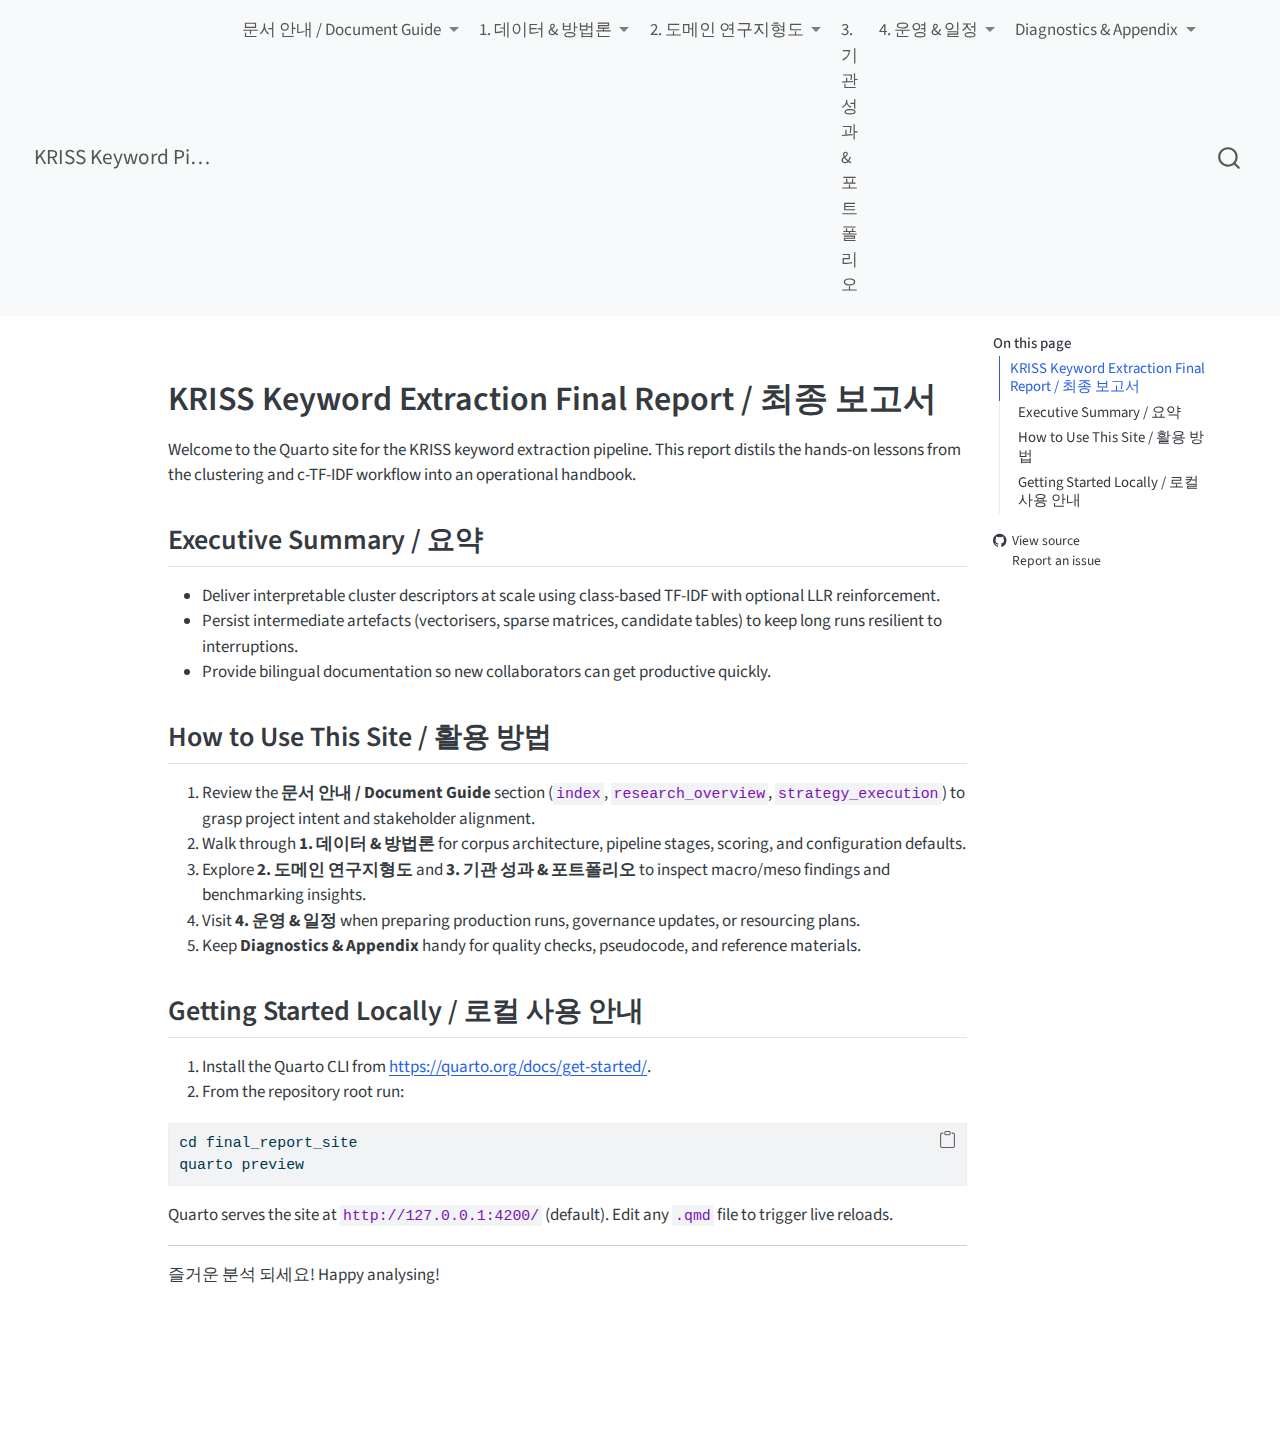
<file: index.html>
<!DOCTYPE html>
<html xmlns="http://www.w3.org/1999/xhtml" lang="en" xml:lang="en"><head>

<meta charset="utf-8">
<meta name="generator" content="quarto-1.8.25">

<meta name="viewport" content="width=device-width, initial-scale=1.0, user-scalable=yes">


<title>KRISS Keyword Pipeline Report</title>
<style>
code{white-space: pre-wrap;}
span.smallcaps{font-variant: small-caps;}
div.columns{display: flex; gap: min(4vw, 1.5em);}
div.column{flex: auto; overflow-x: auto;}
div.hanging-indent{margin-left: 1.5em; text-indent: -1.5em;}
ul.task-list{list-style: none;}
ul.task-list li input[type="checkbox"] {
  width: 0.8em;
  margin: 0 0.8em 0.2em -1em; /* quarto-specific, see https://github.com/quarto-dev/quarto-cli/issues/4556 */ 
  vertical-align: middle;
}
/* CSS for syntax highlighting */
html { -webkit-text-size-adjust: 100%; }
pre > code.sourceCode { white-space: pre; position: relative; }
pre > code.sourceCode > span { display: inline-block; line-height: 1.25; }
pre > code.sourceCode > span:empty { height: 1.2em; }
.sourceCode { overflow: visible; }
code.sourceCode > span { color: inherit; text-decoration: inherit; }
div.sourceCode { margin: 1em 0; }
pre.sourceCode { margin: 0; }
@media screen {
div.sourceCode { overflow: auto; }
}
@media print {
pre > code.sourceCode { white-space: pre-wrap; }
pre > code.sourceCode > span { text-indent: -5em; padding-left: 5em; }
}
pre.numberSource code
  { counter-reset: source-line 0; }
pre.numberSource code > span
  { position: relative; left: -4em; counter-increment: source-line; }
pre.numberSource code > span > a:first-child::before
  { content: counter(source-line);
    position: relative; left: -1em; text-align: right; vertical-align: baseline;
    border: none; display: inline-block;
    -webkit-touch-callout: none; -webkit-user-select: none;
    -khtml-user-select: none; -moz-user-select: none;
    -ms-user-select: none; user-select: none;
    padding: 0 4px; width: 4em;
  }
pre.numberSource { margin-left: 3em;  padding-left: 4px; }
div.sourceCode
  {   }
@media screen {
pre > code.sourceCode > span > a:first-child::before { text-decoration: underline; }
}
</style>


<script src="site_libs/quarto-nav/quarto-nav.js"></script>
<script src="site_libs/quarto-nav/headroom.min.js"></script>
<script src="site_libs/clipboard/clipboard.min.js"></script>
<script src="site_libs/quarto-search/autocomplete.umd.js"></script>
<script src="site_libs/quarto-search/fuse.min.js"></script>
<script src="site_libs/quarto-search/quarto-search.js"></script>
<meta name="quarto:offset" content="./">
<script src="site_libs/quarto-html/quarto.js" type="module"></script>
<script src="site_libs/quarto-html/tabsets/tabsets.js" type="module"></script>
<script src="site_libs/quarto-html/axe/axe-check.js" type="module"></script>
<script src="site_libs/quarto-html/popper.min.js"></script>
<script src="site_libs/quarto-html/tippy.umd.min.js"></script>
<script src="site_libs/quarto-html/anchor.min.js"></script>
<link href="site_libs/quarto-html/tippy.css" rel="stylesheet">
<link href="site_libs/quarto-html/quarto-syntax-highlighting-7b89279ff1a6dce999919e0e67d4d9ec.css" rel="stylesheet" id="quarto-text-highlighting-styles">
<script src="site_libs/bootstrap/bootstrap.min.js"></script>
<link href="site_libs/bootstrap/bootstrap-icons.css" rel="stylesheet">
<link href="site_libs/bootstrap/bootstrap-07effa53395b745c4c67794b4fcd4554.min.css" rel="stylesheet" append-hash="true" id="quarto-bootstrap" data-mode="light">
<script id="quarto-search-options" type="application/json">{
  "location": "navbar",
  "copy-button": false,
  "collapse-after": 3,
  "panel-placement": "end",
  "type": "overlay",
  "limit": 50,
  "keyboard-shortcut": [
    "f",
    "/",
    "s"
  ],
  "show-item-context": false,
  "language": {
    "search-no-results-text": "No results",
    "search-matching-documents-text": "matching documents",
    "search-copy-link-title": "Copy link to search",
    "search-hide-matches-text": "Hide additional matches",
    "search-more-match-text": "more match in this document",
    "search-more-matches-text": "more matches in this document",
    "search-clear-button-title": "Clear",
    "search-text-placeholder": "",
    "search-detached-cancel-button-title": "Cancel",
    "search-submit-button-title": "Submit",
    "search-label": "Search"
  }
}</script>


</head>

<body class="nav-fixed quarto-light">

<div id="quarto-search-results"></div>
  <header id="quarto-header" class="headroom fixed-top">
    <nav class="navbar navbar-expand-lg " data-bs-theme="dark">
      <div class="navbar-container container-fluid">
      <div class="navbar-brand-container mx-auto">
    <a href="./index.html" class="navbar-brand navbar-brand-logo">
    </a>
    <a class="navbar-brand" href="./index.html">
    <span class="navbar-title">KRISS Keyword Pipeline Report</span>
    </a>
  </div>
            <div id="quarto-search" class="" title="Search"></div>
          <button class="navbar-toggler" type="button" data-bs-toggle="collapse" data-bs-target="#navbarCollapse" aria-controls="navbarCollapse" role="menu" aria-expanded="false" aria-label="Toggle navigation" onclick="if (window.quartoToggleHeadroom) { window.quartoToggleHeadroom(); }">
  <span class="navbar-toggler-icon"></span>
</button>
          <div class="collapse navbar-collapse" id="navbarCollapse">
            <ul class="navbar-nav navbar-nav-scroll me-auto">
  <li class="nav-item dropdown ">
    <a class="nav-link dropdown-toggle" href="#" id="nav-menu-document-guide" role="link" data-bs-toggle="dropdown" aria-expanded="false">
 <span class="menu-text">문서 안내 / Document Guide</span>
    </a>
    <ul class="dropdown-menu" aria-labelledby="nav-menu-document-guide">    
        <li>
    <a class="dropdown-item" href="./index.html">
 <span class="dropdown-text">홈 / Home</span></a>
  </li>  
        <li>
    <a class="dropdown-item" href="./docs/research_overview.html">
 <span class="dropdown-text">프로젝트 개요</span></a>
  </li>  
        <li>
    <a class="dropdown-item" href="./docs/strategy_execution.html">
 <span class="dropdown-text">추진 전략 &amp; 수행</span></a>
  </li>  
    </ul>
  </li>
  <li class="nav-item dropdown ">
    <a class="nav-link dropdown-toggle" href="#" id="nav-menu-" role="link" data-bs-toggle="dropdown" aria-expanded="false">
 <span class="menu-text">1. 데이터 &amp; 방법론</span>
    </a>
    <ul class="dropdown-menu" aria-labelledby="nav-menu-">    
        <li>
    <a class="dropdown-item" href="./docs/data_architecture.html">
 <span class="dropdown-text">1.1 데이터 구조 &amp; 아이템 체계</span></a>
  </li>  
        <li>
    <a class="dropdown-item" href="./docs/pipeline_architecture.html">
 <span class="dropdown-text">1.2 파이프라인 아키텍처</span></a>
  </li>  
        <li>
    <a class="dropdown-item" href="./docs/algorithmic_scoring.html">
 <span class="dropdown-text">1.3 Algorithmic Scoring</span></a>
  </li>  
        <li>
    <a class="dropdown-item" href="./docs/configuration.html">
 <span class="dropdown-text">1.4 Configuration Playbook</span></a>
  </li>  
    </ul>
  </li>
  <li class="nav-item dropdown ">
    <a class="nav-link dropdown-toggle" href="#" id="nav-menu--1" role="link" data-bs-toggle="dropdown" aria-expanded="false">
 <span class="menu-text">2. 도메인 연구지형도</span>
    </a>
    <ul class="dropdown-menu" aria-labelledby="nav-menu--1">    
        <li>
    <a class="dropdown-item" href="./docs/module_domain_map.html">
 <span class="dropdown-text">연구지형 개요 / Landscape Overview</span></a>
  </li>  
        <li>
    <a class="dropdown-item" href="./docs/keyword_trends.html">
 <span class="dropdown-text">키워드 추세 탐색기 / Keyword Trends</span></a>
  </li>  
    </ul>
  </li>
  <li class="nav-item">
    <a class="nav-link" href="./docs/module_institutional.html"> 
<span class="menu-text">3. 기관 성과 &amp; 포트폴리오</span></a>
  </li>  
  <li class="nav-item dropdown ">
    <a class="nav-link dropdown-toggle" href="#" id="nav-menu--2" role="link" data-bs-toggle="dropdown" aria-expanded="false">
 <span class="menu-text">4. 운영 &amp; 일정</span>
    </a>
    <ul class="dropdown-menu" aria-labelledby="nav-menu--2">    
        <li>
    <a class="dropdown-item" href="./docs/delivery_plan.html">
 <span class="dropdown-text">4.1 수행 체계 &amp; 일정</span></a>
  </li>  
        <li>
    <a class="dropdown-item" href="./docs/operations.html">
 <span class="dropdown-text">4.2 Operations &amp; Restart</span></a>
  </li>  
    </ul>
  </li>
  <li class="nav-item dropdown ">
    <a class="nav-link dropdown-toggle" href="#" id="nav-menu-diagnostics--appendix" role="link" data-bs-toggle="dropdown" aria-expanded="false">
 <span class="menu-text">Diagnostics &amp; Appendix</span>
    </a>
    <ul class="dropdown-menu" aria-labelledby="nav-menu-diagnostics--appendix">    
        <li>
    <a class="dropdown-item" href="./docs/diagnostics.html">
 <span class="dropdown-text">Diagnostics</span></a>
  </li>  
        <li>
    <a class="dropdown-item" href="./docs/appendix.html">
 <span class="dropdown-text">Appendix</span></a>
  </li>  
        <li>
    <a class="dropdown-item" href="./docs/change_log.html">
 <span class="dropdown-text">Change Log</span></a>
  </li>  
    </ul>
  </li>
</ul>
          </div> <!-- /navcollapse -->
            <div class="quarto-navbar-tools">
</div>
      </div> <!-- /container-fluid -->
    </nav>
</header>
<!-- content -->
<div id="quarto-content" class="quarto-container page-columns page-rows-contents page-layout-article page-navbar">
<!-- sidebar -->
<!-- margin-sidebar -->
    <div id="quarto-margin-sidebar" class="sidebar margin-sidebar">
        <nav id="TOC" role="doc-toc" class="toc-active">
    <h2 id="toc-title">On this page</h2>
   
  <ul class="collapse">
  <li><a href="#kriss-keyword-extraction-final-report-최종-보고서" id="toc-kriss-keyword-extraction-final-report-최종-보고서" class="nav-link active" data-scroll-target="#kriss-keyword-extraction-final-report-최종-보고서">KRISS Keyword Extraction Final Report / 최종 보고서</a>
  <ul class="collapse">
  <li><a href="#executive-summary-요약" id="toc-executive-summary-요약" class="nav-link" data-scroll-target="#executive-summary-요약">Executive Summary / 요약</a></li>
  <li><a href="#how-to-use-this-site-활용-방법" id="toc-how-to-use-this-site-활용-방법" class="nav-link" data-scroll-target="#how-to-use-this-site-활용-방법">How to Use This Site / 활용 방법</a></li>
  <li><a href="#getting-started-locally-로컬-사용-안내" id="toc-getting-started-locally-로컬-사용-안내" class="nav-link" data-scroll-target="#getting-started-locally-로컬-사용-안내">Getting Started Locally / 로컬 사용 안내</a></li>
  </ul></li>
  </ul>
<div class="toc-actions"><ul class="collapse"><li><a href="https://github.com/kimyoungjin06/final-report-placeholder/blob/main/index.qmd" class="toc-action"><i class="bi bi-github"></i>View source</a></li><li><a href="https://github.com/kimyoungjin06/final-report-placeholder/issues/new" class="toc-action"><i class="bi empty"></i>Report an issue</a></li></ul></div></nav>
    </div>
<!-- main -->
<main class="content" id="quarto-document-content"><header id="title-block-header" class="quarto-title-block"></header>




<section id="kriss-keyword-extraction-final-report-최종-보고서" class="level1">
<h1>KRISS Keyword Extraction Final Report / 최종 보고서</h1>
<p>Welcome to the Quarto site for the KRISS keyword extraction pipeline. This report distils the hands-on lessons from the clustering and c‑TF‑IDF workflow into an operational handbook.</p>
<section id="executive-summary-요약" class="level2">
<h2 class="anchored" data-anchor-id="executive-summary-요약">Executive Summary / 요약</h2>
<ul>
<li>Deliver interpretable cluster descriptors at scale using class-based TF-IDF with optional LLR reinforcement.</li>
<li>Persist intermediate artefacts (vectorisers, sparse matrices, candidate tables) to keep long runs resilient to interruptions.</li>
<li>Provide bilingual documentation so new collaborators can get productive quickly.</li>
</ul>
</section>
<section id="how-to-use-this-site-활용-방법" class="level2">
<h2 class="anchored" data-anchor-id="how-to-use-this-site-활용-방법">How to Use This Site / 활용 방법</h2>
<ol type="1">
<li>Review the <strong>문서 안내 / Document Guide</strong> section (<code>index</code>, <code>research_overview</code>, <code>strategy_execution</code>) to grasp project intent and stakeholder alignment.</li>
<li>Walk through <strong>1. 데이터 &amp; 방법론</strong> for corpus architecture, pipeline stages, scoring, and configuration defaults.</li>
<li>Explore <strong>2. 도메인 연구지형도</strong> and <strong>3. 기관 성과 &amp; 포트폴리오</strong> to inspect macro/meso findings and benchmarking insights.</li>
<li>Visit <strong>4. 운영 &amp; 일정</strong> when preparing production runs, governance updates, or resourcing plans.</li>
<li>Keep <strong>Diagnostics &amp; Appendix</strong> handy for quality checks, pseudocode, and reference materials.</li>
</ol>
</section>
<section id="getting-started-locally-로컬-사용-안내" class="level2">
<h2 class="anchored" data-anchor-id="getting-started-locally-로컬-사용-안내">Getting Started Locally / 로컬 사용 안내</h2>
<ol type="1">
<li>Install the Quarto CLI from <a href="https://quarto.org/docs/get-started/" class="uri">https://quarto.org/docs/get-started/</a>.</li>
<li>From the repository root run:</li>
</ol>
<div class="code-copy-outer-scaffold"><div class="sourceCode" id="cb1"><pre class="sourceCode bash code-with-copy"><code class="sourceCode bash"><span id="cb1-1"><a href="#cb1-1" aria-hidden="true" tabindex="-1"></a><span class="bu">cd</span> final_report_site</span>
<span id="cb1-2"><a href="#cb1-2" aria-hidden="true" tabindex="-1"></a><span class="ex">quarto</span> preview</span></code></pre></div><button title="Copy to Clipboard" class="code-copy-button"><i class="bi"></i></button></div>
<p>Quarto serves the site at <code>http://127.0.0.1:4200/</code> (default). Edit any <code>.qmd</code> file to trigger live reloads.</p>
<hr>
<p>즐거운 분석 되세요! Happy analysing!</p>


</section>
</section>

</main> <!-- /main -->
<script id="quarto-html-after-body" type="application/javascript">
  window.document.addEventListener("DOMContentLoaded", function (event) {
    const icon = "";
    const anchorJS = new window.AnchorJS();
    anchorJS.options = {
      placement: 'right',
      icon: icon
    };
    anchorJS.add('.anchored');
    const isCodeAnnotation = (el) => {
      for (const clz of el.classList) {
        if (clz.startsWith('code-annotation-')) {                     
          return true;
        }
      }
      return false;
    }
    const onCopySuccess = function(e) {
      // button target
      const button = e.trigger;
      // don't keep focus
      button.blur();
      // flash "checked"
      button.classList.add('code-copy-button-checked');
      var currentTitle = button.getAttribute("title");
      button.setAttribute("title", "Copied!");
      let tooltip;
      if (window.bootstrap) {
        button.setAttribute("data-bs-toggle", "tooltip");
        button.setAttribute("data-bs-placement", "left");
        button.setAttribute("data-bs-title", "Copied!");
        tooltip = new bootstrap.Tooltip(button, 
          { trigger: "manual", 
            customClass: "code-copy-button-tooltip",
            offset: [0, -8]});
        tooltip.show();    
      }
      setTimeout(function() {
        if (tooltip) {
          tooltip.hide();
          button.removeAttribute("data-bs-title");
          button.removeAttribute("data-bs-toggle");
          button.removeAttribute("data-bs-placement");
        }
        button.setAttribute("title", currentTitle);
        button.classList.remove('code-copy-button-checked');
      }, 1000);
      // clear code selection
      e.clearSelection();
    }
    const getTextToCopy = function(trigger) {
      const outerScaffold = trigger.parentElement.cloneNode(true);
      const codeEl = outerScaffold.querySelector('code');
      for (const childEl of codeEl.children) {
        if (isCodeAnnotation(childEl)) {
          childEl.remove();
        }
      }
      return codeEl.innerText;
    }
    const clipboard = new window.ClipboardJS('.code-copy-button:not([data-in-quarto-modal])', {
      text: getTextToCopy
    });
    clipboard.on('success', onCopySuccess);
    if (window.document.getElementById('quarto-embedded-source-code-modal')) {
      const clipboardModal = new window.ClipboardJS('.code-copy-button[data-in-quarto-modal]', {
        text: getTextToCopy,
        container: window.document.getElementById('quarto-embedded-source-code-modal')
      });
      clipboardModal.on('success', onCopySuccess);
    }
      var localhostRegex = new RegExp(/^(?:http|https):\/\/localhost\:?[0-9]*\//);
      var mailtoRegex = new RegExp(/^mailto:/);
        var filterRegex = new RegExp('/' + window.location.host + '/');
      var isInternal = (href) => {
          return filterRegex.test(href) || localhostRegex.test(href) || mailtoRegex.test(href);
      }
      // Inspect non-navigation links and adorn them if external
     var links = window.document.querySelectorAll('a[href]:not(.nav-link):not(.navbar-brand):not(.toc-action):not(.sidebar-link):not(.sidebar-item-toggle):not(.pagination-link):not(.no-external):not([aria-hidden]):not(.dropdown-item):not(.quarto-navigation-tool):not(.about-link)');
      for (var i=0; i<links.length; i++) {
        const link = links[i];
        if (!isInternal(link.href)) {
          // undo the damage that might have been done by quarto-nav.js in the case of
          // links that we want to consider external
          if (link.dataset.originalHref !== undefined) {
            link.href = link.dataset.originalHref;
          }
        }
      }
    function tippyHover(el, contentFn, onTriggerFn, onUntriggerFn) {
      const config = {
        allowHTML: true,
        maxWidth: 500,
        delay: 100,
        arrow: false,
        appendTo: function(el) {
            return el.parentElement;
        },
        interactive: true,
        interactiveBorder: 10,
        theme: 'quarto',
        placement: 'bottom-start',
      };
      if (contentFn) {
        config.content = contentFn;
      }
      if (onTriggerFn) {
        config.onTrigger = onTriggerFn;
      }
      if (onUntriggerFn) {
        config.onUntrigger = onUntriggerFn;
      }
      window.tippy(el, config); 
    }
    const noterefs = window.document.querySelectorAll('a[role="doc-noteref"]');
    for (var i=0; i<noterefs.length; i++) {
      const ref = noterefs[i];
      tippyHover(ref, function() {
        // use id or data attribute instead here
        let href = ref.getAttribute('data-footnote-href') || ref.getAttribute('href');
        try { href = new URL(href).hash; } catch {}
        const id = href.replace(/^#\/?/, "");
        const note = window.document.getElementById(id);
        if (note) {
          return note.innerHTML;
        } else {
          return "";
        }
      });
    }
    const xrefs = window.document.querySelectorAll('a.quarto-xref');
    const processXRef = (id, note) => {
      // Strip column container classes
      const stripColumnClz = (el) => {
        el.classList.remove("page-full", "page-columns");
        if (el.children) {
          for (const child of el.children) {
            stripColumnClz(child);
          }
        }
      }
      stripColumnClz(note)
      if (id === null || id.startsWith('sec-')) {
        // Special case sections, only their first couple elements
        const container = document.createElement("div");
        if (note.children && note.children.length > 2) {
          container.appendChild(note.children[0].cloneNode(true));
          for (let i = 1; i < note.children.length; i++) {
            const child = note.children[i];
            if (child.tagName === "P" && child.innerText === "") {
              continue;
            } else {
              container.appendChild(child.cloneNode(true));
              break;
            }
          }
          if (window.Quarto?.typesetMath) {
            window.Quarto.typesetMath(container);
          }
          return container.innerHTML
        } else {
          if (window.Quarto?.typesetMath) {
            window.Quarto.typesetMath(note);
          }
          return note.innerHTML;
        }
      } else {
        // Remove any anchor links if they are present
        const anchorLink = note.querySelector('a.anchorjs-link');
        if (anchorLink) {
          anchorLink.remove();
        }
        if (window.Quarto?.typesetMath) {
          window.Quarto.typesetMath(note);
        }
        if (note.classList.contains("callout")) {
          return note.outerHTML;
        } else {
          return note.innerHTML;
        }
      }
    }
    for (var i=0; i<xrefs.length; i++) {
      const xref = xrefs[i];
      tippyHover(xref, undefined, function(instance) {
        instance.disable();
        let url = xref.getAttribute('href');
        let hash = undefined; 
        if (url.startsWith('#')) {
          hash = url;
        } else {
          try { hash = new URL(url).hash; } catch {}
        }
        if (hash) {
          const id = hash.replace(/^#\/?/, "");
          const note = window.document.getElementById(id);
          if (note !== null) {
            try {
              const html = processXRef(id, note.cloneNode(true));
              instance.setContent(html);
            } finally {
              instance.enable();
              instance.show();
            }
          } else {
            // See if we can fetch this
            fetch(url.split('#')[0])
            .then(res => res.text())
            .then(html => {
              const parser = new DOMParser();
              const htmlDoc = parser.parseFromString(html, "text/html");
              const note = htmlDoc.getElementById(id);
              if (note !== null) {
                const html = processXRef(id, note);
                instance.setContent(html);
              } 
            }).finally(() => {
              instance.enable();
              instance.show();
            });
          }
        } else {
          // See if we can fetch a full url (with no hash to target)
          // This is a special case and we should probably do some content thinning / targeting
          fetch(url)
          .then(res => res.text())
          .then(html => {
            const parser = new DOMParser();
            const htmlDoc = parser.parseFromString(html, "text/html");
            const note = htmlDoc.querySelector('main.content');
            if (note !== null) {
              // This should only happen for chapter cross references
              // (since there is no id in the URL)
              // remove the first header
              if (note.children.length > 0 && note.children[0].tagName === "HEADER") {
                note.children[0].remove();
              }
              const html = processXRef(null, note);
              instance.setContent(html);
            } 
          }).finally(() => {
            instance.enable();
            instance.show();
          });
        }
      }, function(instance) {
      });
    }
        let selectedAnnoteEl;
        const selectorForAnnotation = ( cell, annotation) => {
          let cellAttr = 'data-code-cell="' + cell + '"';
          let lineAttr = 'data-code-annotation="' +  annotation + '"';
          const selector = 'span[' + cellAttr + '][' + lineAttr + ']';
          return selector;
        }
        const selectCodeLines = (annoteEl) => {
          const doc = window.document;
          const targetCell = annoteEl.getAttribute("data-target-cell");
          const targetAnnotation = annoteEl.getAttribute("data-target-annotation");
          const annoteSpan = window.document.querySelector(selectorForAnnotation(targetCell, targetAnnotation));
          const lines = annoteSpan.getAttribute("data-code-lines").split(",");
          const lineIds = lines.map((line) => {
            return targetCell + "-" + line;
          })
          let top = null;
          let height = null;
          let parent = null;
          if (lineIds.length > 0) {
              //compute the position of the single el (top and bottom and make a div)
              const el = window.document.getElementById(lineIds[0]);
              top = el.offsetTop;
              height = el.offsetHeight;
              parent = el.parentElement.parentElement;
            if (lineIds.length > 1) {
              const lastEl = window.document.getElementById(lineIds[lineIds.length - 1]);
              const bottom = lastEl.offsetTop + lastEl.offsetHeight;
              height = bottom - top;
            }
            if (top !== null && height !== null && parent !== null) {
              // cook up a div (if necessary) and position it 
              let div = window.document.getElementById("code-annotation-line-highlight");
              if (div === null) {
                div = window.document.createElement("div");
                div.setAttribute("id", "code-annotation-line-highlight");
                div.style.position = 'absolute';
                parent.appendChild(div);
              }
              div.style.top = top - 2 + "px";
              div.style.height = height + 4 + "px";
              div.style.left = 0;
              let gutterDiv = window.document.getElementById("code-annotation-line-highlight-gutter");
              if (gutterDiv === null) {
                gutterDiv = window.document.createElement("div");
                gutterDiv.setAttribute("id", "code-annotation-line-highlight-gutter");
                gutterDiv.style.position = 'absolute';
                const codeCell = window.document.getElementById(targetCell);
                const gutter = codeCell.querySelector('.code-annotation-gutter');
                gutter.appendChild(gutterDiv);
              }
              gutterDiv.style.top = top - 2 + "px";
              gutterDiv.style.height = height + 4 + "px";
            }
            selectedAnnoteEl = annoteEl;
          }
        };
        const unselectCodeLines = () => {
          const elementsIds = ["code-annotation-line-highlight", "code-annotation-line-highlight-gutter"];
          elementsIds.forEach((elId) => {
            const div = window.document.getElementById(elId);
            if (div) {
              div.remove();
            }
          });
          selectedAnnoteEl = undefined;
        };
          // Handle positioning of the toggle
      window.addEventListener(
        "resize",
        throttle(() => {
          elRect = undefined;
          if (selectedAnnoteEl) {
            selectCodeLines(selectedAnnoteEl);
          }
        }, 10)
      );
      function throttle(fn, ms) {
      let throttle = false;
      let timer;
        return (...args) => {
          if(!throttle) { // first call gets through
              fn.apply(this, args);
              throttle = true;
          } else { // all the others get throttled
              if(timer) clearTimeout(timer); // cancel #2
              timer = setTimeout(() => {
                fn.apply(this, args);
                timer = throttle = false;
              }, ms);
          }
        };
      }
        // Attach click handler to the DT
        const annoteDls = window.document.querySelectorAll('dt[data-target-cell]');
        for (const annoteDlNode of annoteDls) {
          annoteDlNode.addEventListener('click', (event) => {
            const clickedEl = event.target;
            if (clickedEl !== selectedAnnoteEl) {
              unselectCodeLines();
              const activeEl = window.document.querySelector('dt[data-target-cell].code-annotation-active');
              if (activeEl) {
                activeEl.classList.remove('code-annotation-active');
              }
              selectCodeLines(clickedEl);
              clickedEl.classList.add('code-annotation-active');
            } else {
              // Unselect the line
              unselectCodeLines();
              clickedEl.classList.remove('code-annotation-active');
            }
          });
        }
    const findCites = (el) => {
      const parentEl = el.parentElement;
      if (parentEl) {
        const cites = parentEl.dataset.cites;
        if (cites) {
          return {
            el,
            cites: cites.split(' ')
          };
        } else {
          return findCites(el.parentElement)
        }
      } else {
        return undefined;
      }
    };
    var bibliorefs = window.document.querySelectorAll('a[role="doc-biblioref"]');
    for (var i=0; i<bibliorefs.length; i++) {
      const ref = bibliorefs[i];
      const citeInfo = findCites(ref);
      if (citeInfo) {
        tippyHover(citeInfo.el, function() {
          var popup = window.document.createElement('div');
          citeInfo.cites.forEach(function(cite) {
            var citeDiv = window.document.createElement('div');
            citeDiv.classList.add('hanging-indent');
            citeDiv.classList.add('csl-entry');
            var biblioDiv = window.document.getElementById('ref-' + cite);
            if (biblioDiv) {
              citeDiv.innerHTML = biblioDiv.innerHTML;
            }
            popup.appendChild(citeDiv);
          });
          return popup.innerHTML;
        });
      }
    }
  });
  </script>
</div> <!-- /content -->




<footer class="footer"><div class="nav-footer"><div class="nav-footer-center"><div class="toc-actions d-sm-block d-md-none"><ul><li><a href="https://github.com/kimyoungjin06/final-report-placeholder/blob/main/index.qmd" class="toc-action"><i class="bi bi-github"></i>View source</a></li><li><a href="https://github.com/kimyoungjin06/final-report-placeholder/issues/new" class="toc-action"><i class="bi empty"></i>Report an issue</a></li></ul></div></div></div></footer></body></html>
</file>
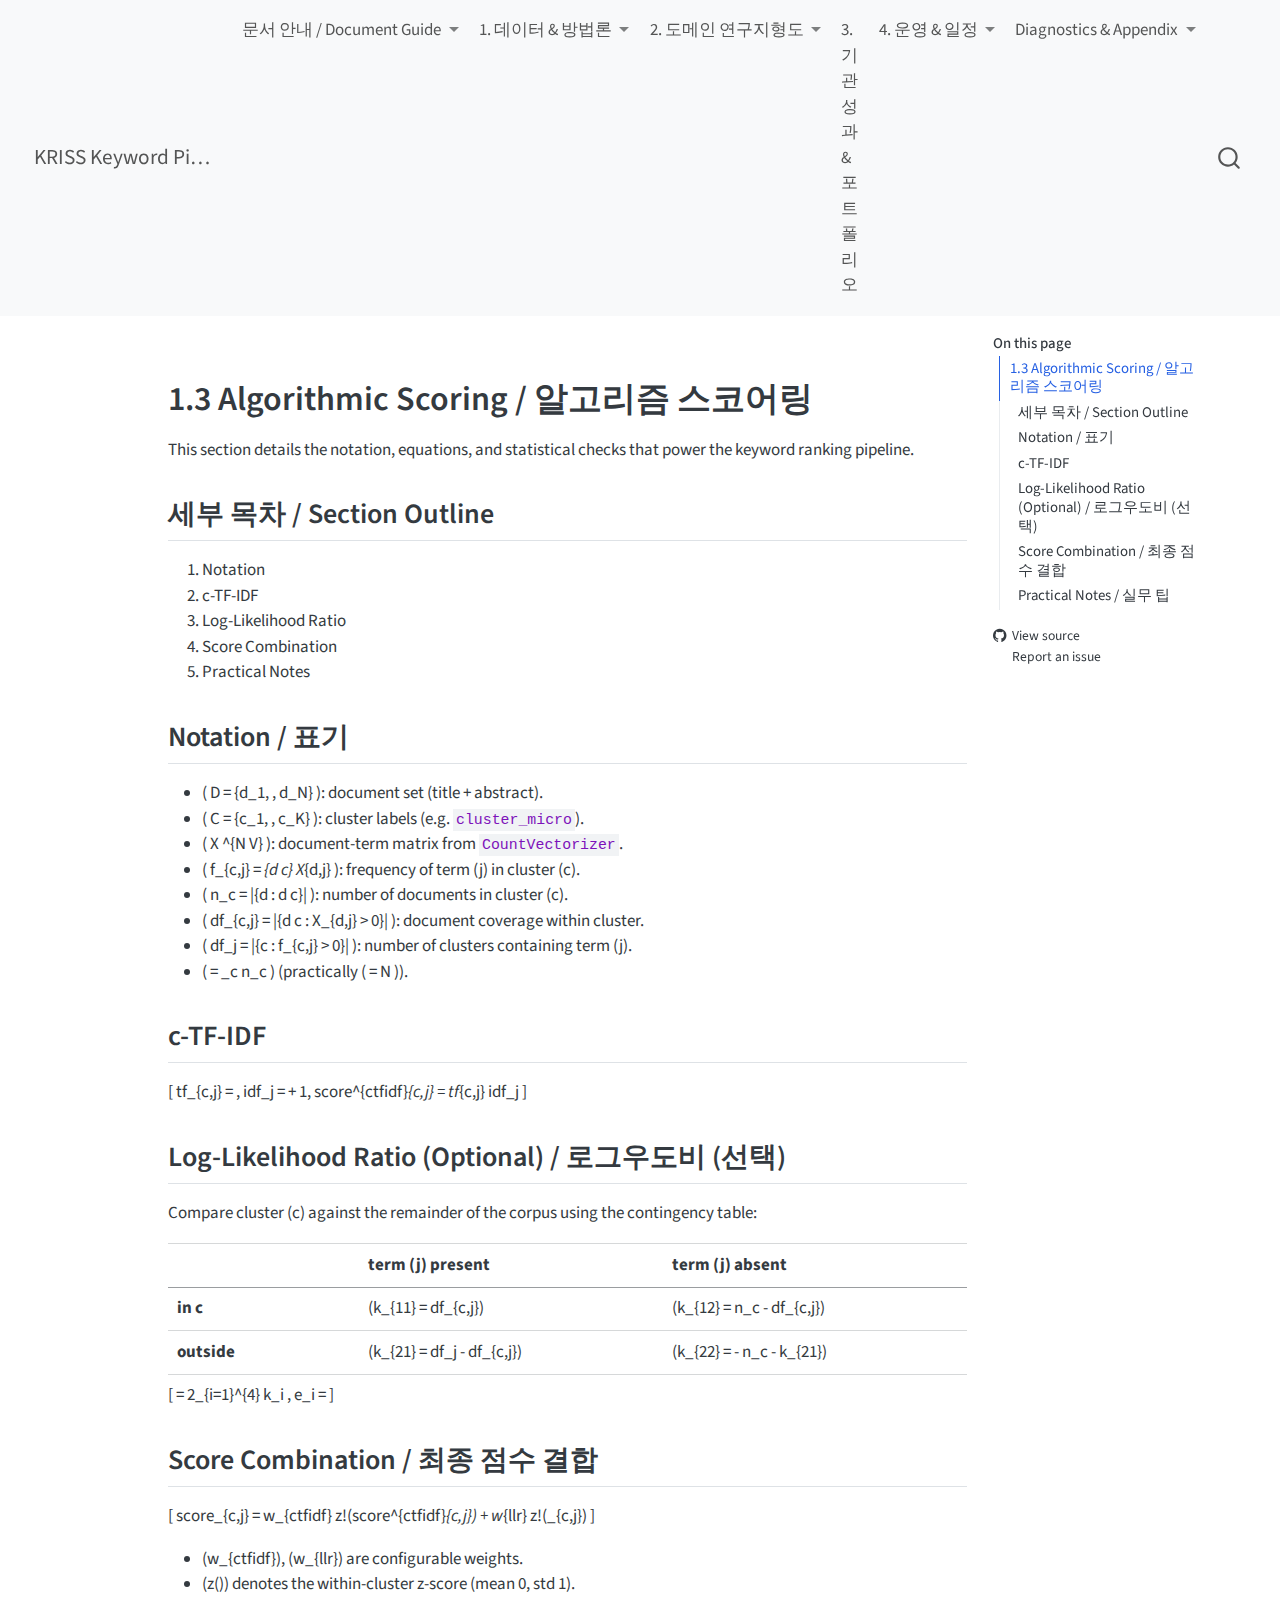
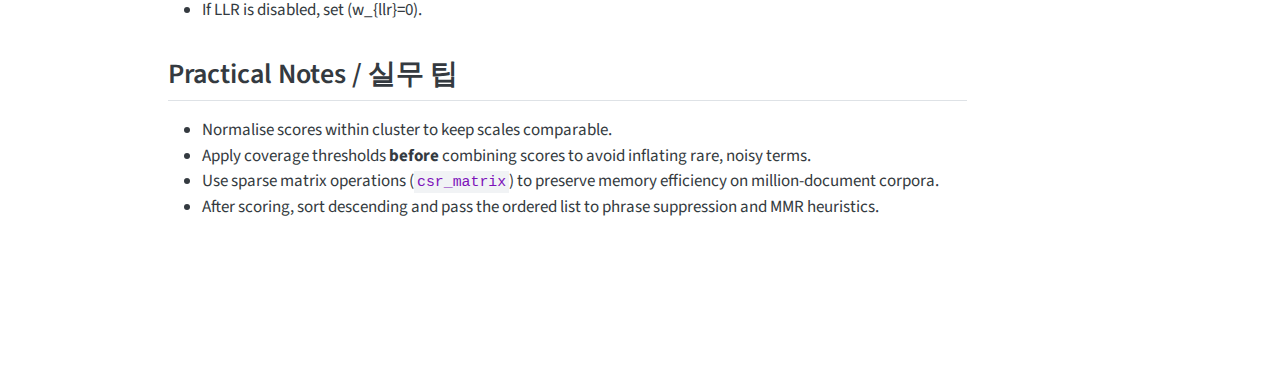
<file: docs/algorithmic_scoring.html>
<!DOCTYPE html>
<html xmlns="http://www.w3.org/1999/xhtml" lang="en" xml:lang="en"><head>

<meta charset="utf-8">
<meta name="generator" content="quarto-1.8.25">

<meta name="viewport" content="width=device-width, initial-scale=1.0, user-scalable=yes">


<title>algorithmic_scoring – KRISS Keyword Pipeline Report</title>
<style>
code{white-space: pre-wrap;}
span.smallcaps{font-variant: small-caps;}
div.columns{display: flex; gap: min(4vw, 1.5em);}
div.column{flex: auto; overflow-x: auto;}
div.hanging-indent{margin-left: 1.5em; text-indent: -1.5em;}
ul.task-list{list-style: none;}
ul.task-list li input[type="checkbox"] {
  width: 0.8em;
  margin: 0 0.8em 0.2em -1em; /* quarto-specific, see https://github.com/quarto-dev/quarto-cli/issues/4556 */ 
  vertical-align: middle;
}
</style>


<script src="../site_libs/quarto-nav/quarto-nav.js"></script>
<script src="../site_libs/quarto-nav/headroom.min.js"></script>
<script src="../site_libs/clipboard/clipboard.min.js"></script>
<script src="../site_libs/quarto-search/autocomplete.umd.js"></script>
<script src="../site_libs/quarto-search/fuse.min.js"></script>
<script src="../site_libs/quarto-search/quarto-search.js"></script>
<meta name="quarto:offset" content="../">
<script src="../site_libs/quarto-html/quarto.js" type="module"></script>
<script src="../site_libs/quarto-html/tabsets/tabsets.js" type="module"></script>
<script src="../site_libs/quarto-html/axe/axe-check.js" type="module"></script>
<script src="../site_libs/quarto-html/popper.min.js"></script>
<script src="../site_libs/quarto-html/tippy.umd.min.js"></script>
<script src="../site_libs/quarto-html/anchor.min.js"></script>
<link href="../site_libs/quarto-html/tippy.css" rel="stylesheet">
<link href="../site_libs/quarto-html/quarto-syntax-highlighting-7b89279ff1a6dce999919e0e67d4d9ec.css" rel="stylesheet" id="quarto-text-highlighting-styles">
<script src="../site_libs/bootstrap/bootstrap.min.js"></script>
<link href="../site_libs/bootstrap/bootstrap-icons.css" rel="stylesheet">
<link href="../site_libs/bootstrap/bootstrap-07effa53395b745c4c67794b4fcd4554.min.css" rel="stylesheet" append-hash="true" id="quarto-bootstrap" data-mode="light">
<script id="quarto-search-options" type="application/json">{
  "location": "navbar",
  "copy-button": false,
  "collapse-after": 3,
  "panel-placement": "end",
  "type": "overlay",
  "limit": 50,
  "keyboard-shortcut": [
    "f",
    "/",
    "s"
  ],
  "show-item-context": false,
  "language": {
    "search-no-results-text": "No results",
    "search-matching-documents-text": "matching documents",
    "search-copy-link-title": "Copy link to search",
    "search-hide-matches-text": "Hide additional matches",
    "search-more-match-text": "more match in this document",
    "search-more-matches-text": "more matches in this document",
    "search-clear-button-title": "Clear",
    "search-text-placeholder": "",
    "search-detached-cancel-button-title": "Cancel",
    "search-submit-button-title": "Submit",
    "search-label": "Search"
  }
}</script>


</head>

<body class="nav-fixed quarto-light">

<div id="quarto-search-results"></div>
  <header id="quarto-header" class="headroom fixed-top">
    <nav class="navbar navbar-expand-lg " data-bs-theme="dark">
      <div class="navbar-container container-fluid">
      <div class="navbar-brand-container mx-auto">
    <a href="../index.html" class="navbar-brand navbar-brand-logo">
    </a>
    <a class="navbar-brand" href="../index.html">
    <span class="navbar-title">KRISS Keyword Pipeline Report</span>
    </a>
  </div>
            <div id="quarto-search" class="" title="Search"></div>
          <button class="navbar-toggler" type="button" data-bs-toggle="collapse" data-bs-target="#navbarCollapse" aria-controls="navbarCollapse" role="menu" aria-expanded="false" aria-label="Toggle navigation" onclick="if (window.quartoToggleHeadroom) { window.quartoToggleHeadroom(); }">
  <span class="navbar-toggler-icon"></span>
</button>
          <div class="collapse navbar-collapse" id="navbarCollapse">
            <ul class="navbar-nav navbar-nav-scroll me-auto">
  <li class="nav-item dropdown ">
    <a class="nav-link dropdown-toggle" href="#" id="nav-menu-document-guide" role="link" data-bs-toggle="dropdown" aria-expanded="false">
 <span class="menu-text">문서 안내 / Document Guide</span>
    </a>
    <ul class="dropdown-menu" aria-labelledby="nav-menu-document-guide">    
        <li>
    <a class="dropdown-item" href="../index.html">
 <span class="dropdown-text">홈 / Home</span></a>
  </li>  
        <li>
    <a class="dropdown-item" href="../docs/research_overview.html">
 <span class="dropdown-text">프로젝트 개요</span></a>
  </li>  
        <li>
    <a class="dropdown-item" href="../docs/strategy_execution.html">
 <span class="dropdown-text">추진 전략 &amp; 수행</span></a>
  </li>  
    </ul>
  </li>
  <li class="nav-item dropdown ">
    <a class="nav-link dropdown-toggle" href="#" id="nav-menu-" role="link" data-bs-toggle="dropdown" aria-expanded="false">
 <span class="menu-text">1. 데이터 &amp; 방법론</span>
    </a>
    <ul class="dropdown-menu" aria-labelledby="nav-menu-">    
        <li>
    <a class="dropdown-item" href="../docs/data_architecture.html">
 <span class="dropdown-text">1.1 데이터 구조 &amp; 아이템 체계</span></a>
  </li>  
        <li>
    <a class="dropdown-item" href="../docs/pipeline_architecture.html">
 <span class="dropdown-text">1.2 파이프라인 아키텍처</span></a>
  </li>  
        <li>
    <a class="dropdown-item" href="../docs/algorithmic_scoring.html">
 <span class="dropdown-text">1.3 Algorithmic Scoring</span></a>
  </li>  
        <li>
    <a class="dropdown-item" href="../docs/configuration.html">
 <span class="dropdown-text">1.4 Configuration Playbook</span></a>
  </li>  
    </ul>
  </li>
  <li class="nav-item dropdown ">
    <a class="nav-link dropdown-toggle" href="#" id="nav-menu--1" role="link" data-bs-toggle="dropdown" aria-expanded="false">
 <span class="menu-text">2. 도메인 연구지형도</span>
    </a>
    <ul class="dropdown-menu" aria-labelledby="nav-menu--1">    
        <li>
    <a class="dropdown-item" href="../docs/module_domain_map.html">
 <span class="dropdown-text">연구지형 개요 / Landscape Overview</span></a>
  </li>  
        <li>
    <a class="dropdown-item" href="../docs/keyword_trends.html">
 <span class="dropdown-text">키워드 추세 탐색기 / Keyword Trends</span></a>
  </li>  
    </ul>
  </li>
  <li class="nav-item">
    <a class="nav-link" href="../docs/module_institutional.html"> 
<span class="menu-text">3. 기관 성과 &amp; 포트폴리오</span></a>
  </li>  
  <li class="nav-item dropdown ">
    <a class="nav-link dropdown-toggle" href="#" id="nav-menu--2" role="link" data-bs-toggle="dropdown" aria-expanded="false">
 <span class="menu-text">4. 운영 &amp; 일정</span>
    </a>
    <ul class="dropdown-menu" aria-labelledby="nav-menu--2">    
        <li>
    <a class="dropdown-item" href="../docs/delivery_plan.html">
 <span class="dropdown-text">4.1 수행 체계 &amp; 일정</span></a>
  </li>  
        <li>
    <a class="dropdown-item" href="../docs/operations.html">
 <span class="dropdown-text">4.2 Operations &amp; Restart</span></a>
  </li>  
    </ul>
  </li>
  <li class="nav-item dropdown ">
    <a class="nav-link dropdown-toggle" href="#" id="nav-menu-diagnostics--appendix" role="link" data-bs-toggle="dropdown" aria-expanded="false">
 <span class="menu-text">Diagnostics &amp; Appendix</span>
    </a>
    <ul class="dropdown-menu" aria-labelledby="nav-menu-diagnostics--appendix">    
        <li>
    <a class="dropdown-item" href="../docs/diagnostics.html">
 <span class="dropdown-text">Diagnostics</span></a>
  </li>  
        <li>
    <a class="dropdown-item" href="../docs/appendix.html">
 <span class="dropdown-text">Appendix</span></a>
  </li>  
        <li>
    <a class="dropdown-item" href="../docs/change_log.html">
 <span class="dropdown-text">Change Log</span></a>
  </li>  
    </ul>
  </li>
</ul>
          </div> <!-- /navcollapse -->
            <div class="quarto-navbar-tools">
</div>
      </div> <!-- /container-fluid -->
    </nav>
</header>
<!-- content -->
<div id="quarto-content" class="quarto-container page-columns page-rows-contents page-layout-article page-navbar">
<!-- sidebar -->
<!-- margin-sidebar -->
    <div id="quarto-margin-sidebar" class="sidebar margin-sidebar">
        <nav id="TOC" role="doc-toc" class="toc-active">
    <h2 id="toc-title">On this page</h2>
   
  <ul class="collapse">
  <li><a href="#algorithmic-scoring-알고리즘-스코어링" id="toc-algorithmic-scoring-알고리즘-스코어링" class="nav-link active" data-scroll-target="#algorithmic-scoring-알고리즘-스코어링">1.3 Algorithmic Scoring / 알고리즘 스코어링</a>
  <ul class="collapse">
  <li><a href="#세부-목차-section-outline" id="toc-세부-목차-section-outline" class="nav-link" data-scroll-target="#세부-목차-section-outline">세부 목차 / Section Outline</a></li>
  <li><a href="#notation-표기" id="toc-notation-표기" class="nav-link" data-scroll-target="#notation-표기">Notation / 표기</a></li>
  <li><a href="#ctfidf" id="toc-ctfidf" class="nav-link" data-scroll-target="#ctfidf">c‑TF‑IDF</a></li>
  <li><a href="#log-likelihood-ratio-optional-로그우도비-선택" id="toc-log-likelihood-ratio-optional-로그우도비-선택" class="nav-link" data-scroll-target="#log-likelihood-ratio-optional-로그우도비-선택">Log-Likelihood Ratio (Optional) / 로그우도비 (선택)</a></li>
  <li><a href="#score-combination-최종-점수-결합" id="toc-score-combination-최종-점수-결합" class="nav-link" data-scroll-target="#score-combination-최종-점수-결합">Score Combination / 최종 점수 결합</a></li>
  <li><a href="#practical-notes-실무-팁" id="toc-practical-notes-실무-팁" class="nav-link" data-scroll-target="#practical-notes-실무-팁">Practical Notes / 실무 팁</a></li>
  </ul></li>
  </ul>
<div class="toc-actions"><ul class="collapse"><li><a href="https://github.com/kimyoungjin06/final-report-placeholder/blob/main/docs/algorithmic_scoring.qmd" class="toc-action"><i class="bi bi-github"></i>View source</a></li><li><a href="https://github.com/kimyoungjin06/final-report-placeholder/issues/new" class="toc-action"><i class="bi empty"></i>Report an issue</a></li></ul></div></nav>
    </div>
<!-- main -->
<main class="content" id="quarto-document-content"><header id="title-block-header" class="quarto-title-block"></header>




<section id="algorithmic-scoring-알고리즘-스코어링" class="level1">
<h1>1.3 Algorithmic Scoring / 알고리즘 스코어링</h1>
<p>This section details the notation, equations, and statistical checks that power the keyword ranking pipeline.</p>
<section id="세부-목차-section-outline" class="level2">
<h2 class="anchored" data-anchor-id="세부-목차-section-outline">세부 목차 / Section Outline</h2>
<ol type="1">
<li>Notation</li>
<li>c‑TF‑IDF</li>
<li>Log-Likelihood Ratio</li>
<li>Score Combination</li>
<li>Practical Notes</li>
</ol>
</section>
<section id="notation-표기" class="level2">
<h2 class="anchored" data-anchor-id="notation-표기">Notation / 표기</h2>
<ul>
<li>( D = {d_1, , d_N} ): document set (title + abstract).</li>
<li>( C = {c_1, , c_K} ): cluster labels (e.g.&nbsp;<code>cluster_micro</code>).</li>
<li>( X ^{N V} ): document-term matrix from <code>CountVectorizer</code>.</li>
<li>( f_{c,j} = <em>{d c} X</em>{d,j} ): frequency of term (j) in cluster (c).</li>
<li>( n_c = |{d : d c}| ): number of documents in cluster (c).</li>
<li>( df_{c,j} = |{d c : X_{d,j} &gt; 0}| ): document coverage within cluster.</li>
<li>( df_j = |{c : f_{c,j} &gt; 0}| ): number of clusters containing term (j).</li>
<li>( = _c n_c ) (practically ( = N )).</li>
</ul>
</section>
<section id="ctfidf" class="level2">
<h2 class="anchored" data-anchor-id="ctfidf">c‑TF‑IDF</h2>
<p>[ tf_{c,j} = , idf_j = + 1, score^{ctfidf}<em>{c,j} = tf</em>{c,j} idf_j ]</p>
</section>
<section id="log-likelihood-ratio-optional-로그우도비-선택" class="level2">
<h2 class="anchored" data-anchor-id="log-likelihood-ratio-optional-로그우도비-선택">Log-Likelihood Ratio (Optional) / 로그우도비 (선택)</h2>
<p>Compare cluster (c) against the remainder of the corpus using the contingency table:</p>
<table class="caption-top table">
<colgroup>
<col style="width: 24%">
<col style="width: 38%">
<col style="width: 38%">
</colgroup>
<thead>
<tr class="header">
<th></th>
<th>term (j) present</th>
<th>term (j) absent</th>
</tr>
</thead>
<tbody>
<tr class="odd">
<td><strong>in c</strong></td>
<td>(k_{11} = df_{c,j})</td>
<td>(k_{12} = n_c - df_{c,j})</td>
</tr>
<tr class="even">
<td><strong>outside</strong></td>
<td>(k_{21} = df_j - df_{c,j})</td>
<td>(k_{22} = - n_c - k_{21})</td>
</tr>
</tbody>
</table>
<p>[ = 2_{i=1}^{4} k_i , e_i = ]</p>
</section>
<section id="score-combination-최종-점수-결합" class="level2">
<h2 class="anchored" data-anchor-id="score-combination-최종-점수-결합">Score Combination / 최종 점수 결합</h2>
<p>[ score_{c,j} = w_{ctfidf} z!(score^{ctfidf}<em>{c,j}) + w</em>{llr} z!(_{c,j}) ]</p>
<ul>
<li>(w_{ctfidf}), (w_{llr}) are configurable weights.</li>
<li>(z()) denotes the within-cluster z-score (mean 0, std 1).</li>
<li>If LLR is disabled, set (w_{llr}=0).</li>
</ul>
</section>
<section id="practical-notes-실무-팁" class="level2">
<h2 class="anchored" data-anchor-id="practical-notes-실무-팁">Practical Notes / 실무 팁</h2>
<ul>
<li>Normalise scores within cluster to keep scales comparable.</li>
<li>Apply coverage thresholds <strong>before</strong> combining scores to avoid inflating rare, noisy terms.</li>
<li>Use sparse matrix operations (<code>csr_matrix</code>) to preserve memory efficiency on million-document corpora.</li>
<li>After scoring, sort descending and pass the ordered list to phrase suppression and MMR heuristics.</li>
</ul>


</section>
</section>

</main> <!-- /main -->
<script id="quarto-html-after-body" type="application/javascript">
  window.document.addEventListener("DOMContentLoaded", function (event) {
    const icon = "";
    const anchorJS = new window.AnchorJS();
    anchorJS.options = {
      placement: 'right',
      icon: icon
    };
    anchorJS.add('.anchored');
    const isCodeAnnotation = (el) => {
      for (const clz of el.classList) {
        if (clz.startsWith('code-annotation-')) {                     
          return true;
        }
      }
      return false;
    }
    const onCopySuccess = function(e) {
      // button target
      const button = e.trigger;
      // don't keep focus
      button.blur();
      // flash "checked"
      button.classList.add('code-copy-button-checked');
      var currentTitle = button.getAttribute("title");
      button.setAttribute("title", "Copied!");
      let tooltip;
      if (window.bootstrap) {
        button.setAttribute("data-bs-toggle", "tooltip");
        button.setAttribute("data-bs-placement", "left");
        button.setAttribute("data-bs-title", "Copied!");
        tooltip = new bootstrap.Tooltip(button, 
          { trigger: "manual", 
            customClass: "code-copy-button-tooltip",
            offset: [0, -8]});
        tooltip.show();    
      }
      setTimeout(function() {
        if (tooltip) {
          tooltip.hide();
          button.removeAttribute("data-bs-title");
          button.removeAttribute("data-bs-toggle");
          button.removeAttribute("data-bs-placement");
        }
        button.setAttribute("title", currentTitle);
        button.classList.remove('code-copy-button-checked');
      }, 1000);
      // clear code selection
      e.clearSelection();
    }
    const getTextToCopy = function(trigger) {
      const outerScaffold = trigger.parentElement.cloneNode(true);
      const codeEl = outerScaffold.querySelector('code');
      for (const childEl of codeEl.children) {
        if (isCodeAnnotation(childEl)) {
          childEl.remove();
        }
      }
      return codeEl.innerText;
    }
    const clipboard = new window.ClipboardJS('.code-copy-button:not([data-in-quarto-modal])', {
      text: getTextToCopy
    });
    clipboard.on('success', onCopySuccess);
    if (window.document.getElementById('quarto-embedded-source-code-modal')) {
      const clipboardModal = new window.ClipboardJS('.code-copy-button[data-in-quarto-modal]', {
        text: getTextToCopy,
        container: window.document.getElementById('quarto-embedded-source-code-modal')
      });
      clipboardModal.on('success', onCopySuccess);
    }
      var localhostRegex = new RegExp(/^(?:http|https):\/\/localhost\:?[0-9]*\//);
      var mailtoRegex = new RegExp(/^mailto:/);
        var filterRegex = new RegExp('/' + window.location.host + '/');
      var isInternal = (href) => {
          return filterRegex.test(href) || localhostRegex.test(href) || mailtoRegex.test(href);
      }
      // Inspect non-navigation links and adorn them if external
     var links = window.document.querySelectorAll('a[href]:not(.nav-link):not(.navbar-brand):not(.toc-action):not(.sidebar-link):not(.sidebar-item-toggle):not(.pagination-link):not(.no-external):not([aria-hidden]):not(.dropdown-item):not(.quarto-navigation-tool):not(.about-link)');
      for (var i=0; i<links.length; i++) {
        const link = links[i];
        if (!isInternal(link.href)) {
          // undo the damage that might have been done by quarto-nav.js in the case of
          // links that we want to consider external
          if (link.dataset.originalHref !== undefined) {
            link.href = link.dataset.originalHref;
          }
        }
      }
    function tippyHover(el, contentFn, onTriggerFn, onUntriggerFn) {
      const config = {
        allowHTML: true,
        maxWidth: 500,
        delay: 100,
        arrow: false,
        appendTo: function(el) {
            return el.parentElement;
        },
        interactive: true,
        interactiveBorder: 10,
        theme: 'quarto',
        placement: 'bottom-start',
      };
      if (contentFn) {
        config.content = contentFn;
      }
      if (onTriggerFn) {
        config.onTrigger = onTriggerFn;
      }
      if (onUntriggerFn) {
        config.onUntrigger = onUntriggerFn;
      }
      window.tippy(el, config); 
    }
    const noterefs = window.document.querySelectorAll('a[role="doc-noteref"]');
    for (var i=0; i<noterefs.length; i++) {
      const ref = noterefs[i];
      tippyHover(ref, function() {
        // use id or data attribute instead here
        let href = ref.getAttribute('data-footnote-href') || ref.getAttribute('href');
        try { href = new URL(href).hash; } catch {}
        const id = href.replace(/^#\/?/, "");
        const note = window.document.getElementById(id);
        if (note) {
          return note.innerHTML;
        } else {
          return "";
        }
      });
    }
    const xrefs = window.document.querySelectorAll('a.quarto-xref');
    const processXRef = (id, note) => {
      // Strip column container classes
      const stripColumnClz = (el) => {
        el.classList.remove("page-full", "page-columns");
        if (el.children) {
          for (const child of el.children) {
            stripColumnClz(child);
          }
        }
      }
      stripColumnClz(note)
      if (id === null || id.startsWith('sec-')) {
        // Special case sections, only their first couple elements
        const container = document.createElement("div");
        if (note.children && note.children.length > 2) {
          container.appendChild(note.children[0].cloneNode(true));
          for (let i = 1; i < note.children.length; i++) {
            const child = note.children[i];
            if (child.tagName === "P" && child.innerText === "") {
              continue;
            } else {
              container.appendChild(child.cloneNode(true));
              break;
            }
          }
          if (window.Quarto?.typesetMath) {
            window.Quarto.typesetMath(container);
          }
          return container.innerHTML
        } else {
          if (window.Quarto?.typesetMath) {
            window.Quarto.typesetMath(note);
          }
          return note.innerHTML;
        }
      } else {
        // Remove any anchor links if they are present
        const anchorLink = note.querySelector('a.anchorjs-link');
        if (anchorLink) {
          anchorLink.remove();
        }
        if (window.Quarto?.typesetMath) {
          window.Quarto.typesetMath(note);
        }
        if (note.classList.contains("callout")) {
          return note.outerHTML;
        } else {
          return note.innerHTML;
        }
      }
    }
    for (var i=0; i<xrefs.length; i++) {
      const xref = xrefs[i];
      tippyHover(xref, undefined, function(instance) {
        instance.disable();
        let url = xref.getAttribute('href');
        let hash = undefined; 
        if (url.startsWith('#')) {
          hash = url;
        } else {
          try { hash = new URL(url).hash; } catch {}
        }
        if (hash) {
          const id = hash.replace(/^#\/?/, "");
          const note = window.document.getElementById(id);
          if (note !== null) {
            try {
              const html = processXRef(id, note.cloneNode(true));
              instance.setContent(html);
            } finally {
              instance.enable();
              instance.show();
            }
          } else {
            // See if we can fetch this
            fetch(url.split('#')[0])
            .then(res => res.text())
            .then(html => {
              const parser = new DOMParser();
              const htmlDoc = parser.parseFromString(html, "text/html");
              const note = htmlDoc.getElementById(id);
              if (note !== null) {
                const html = processXRef(id, note);
                instance.setContent(html);
              } 
            }).finally(() => {
              instance.enable();
              instance.show();
            });
          }
        } else {
          // See if we can fetch a full url (with no hash to target)
          // This is a special case and we should probably do some content thinning / targeting
          fetch(url)
          .then(res => res.text())
          .then(html => {
            const parser = new DOMParser();
            const htmlDoc = parser.parseFromString(html, "text/html");
            const note = htmlDoc.querySelector('main.content');
            if (note !== null) {
              // This should only happen for chapter cross references
              // (since there is no id in the URL)
              // remove the first header
              if (note.children.length > 0 && note.children[0].tagName === "HEADER") {
                note.children[0].remove();
              }
              const html = processXRef(null, note);
              instance.setContent(html);
            } 
          }).finally(() => {
            instance.enable();
            instance.show();
          });
        }
      }, function(instance) {
      });
    }
        let selectedAnnoteEl;
        const selectorForAnnotation = ( cell, annotation) => {
          let cellAttr = 'data-code-cell="' + cell + '"';
          let lineAttr = 'data-code-annotation="' +  annotation + '"';
          const selector = 'span[' + cellAttr + '][' + lineAttr + ']';
          return selector;
        }
        const selectCodeLines = (annoteEl) => {
          const doc = window.document;
          const targetCell = annoteEl.getAttribute("data-target-cell");
          const targetAnnotation = annoteEl.getAttribute("data-target-annotation");
          const annoteSpan = window.document.querySelector(selectorForAnnotation(targetCell, targetAnnotation));
          const lines = annoteSpan.getAttribute("data-code-lines").split(",");
          const lineIds = lines.map((line) => {
            return targetCell + "-" + line;
          })
          let top = null;
          let height = null;
          let parent = null;
          if (lineIds.length > 0) {
              //compute the position of the single el (top and bottom and make a div)
              const el = window.document.getElementById(lineIds[0]);
              top = el.offsetTop;
              height = el.offsetHeight;
              parent = el.parentElement.parentElement;
            if (lineIds.length > 1) {
              const lastEl = window.document.getElementById(lineIds[lineIds.length - 1]);
              const bottom = lastEl.offsetTop + lastEl.offsetHeight;
              height = bottom - top;
            }
            if (top !== null && height !== null && parent !== null) {
              // cook up a div (if necessary) and position it 
              let div = window.document.getElementById("code-annotation-line-highlight");
              if (div === null) {
                div = window.document.createElement("div");
                div.setAttribute("id", "code-annotation-line-highlight");
                div.style.position = 'absolute';
                parent.appendChild(div);
              }
              div.style.top = top - 2 + "px";
              div.style.height = height + 4 + "px";
              div.style.left = 0;
              let gutterDiv = window.document.getElementById("code-annotation-line-highlight-gutter");
              if (gutterDiv === null) {
                gutterDiv = window.document.createElement("div");
                gutterDiv.setAttribute("id", "code-annotation-line-highlight-gutter");
                gutterDiv.style.position = 'absolute';
                const codeCell = window.document.getElementById(targetCell);
                const gutter = codeCell.querySelector('.code-annotation-gutter');
                gutter.appendChild(gutterDiv);
              }
              gutterDiv.style.top = top - 2 + "px";
              gutterDiv.style.height = height + 4 + "px";
            }
            selectedAnnoteEl = annoteEl;
          }
        };
        const unselectCodeLines = () => {
          const elementsIds = ["code-annotation-line-highlight", "code-annotation-line-highlight-gutter"];
          elementsIds.forEach((elId) => {
            const div = window.document.getElementById(elId);
            if (div) {
              div.remove();
            }
          });
          selectedAnnoteEl = undefined;
        };
          // Handle positioning of the toggle
      window.addEventListener(
        "resize",
        throttle(() => {
          elRect = undefined;
          if (selectedAnnoteEl) {
            selectCodeLines(selectedAnnoteEl);
          }
        }, 10)
      );
      function throttle(fn, ms) {
      let throttle = false;
      let timer;
        return (...args) => {
          if(!throttle) { // first call gets through
              fn.apply(this, args);
              throttle = true;
          } else { // all the others get throttled
              if(timer) clearTimeout(timer); // cancel #2
              timer = setTimeout(() => {
                fn.apply(this, args);
                timer = throttle = false;
              }, ms);
          }
        };
      }
        // Attach click handler to the DT
        const annoteDls = window.document.querySelectorAll('dt[data-target-cell]');
        for (const annoteDlNode of annoteDls) {
          annoteDlNode.addEventListener('click', (event) => {
            const clickedEl = event.target;
            if (clickedEl !== selectedAnnoteEl) {
              unselectCodeLines();
              const activeEl = window.document.querySelector('dt[data-target-cell].code-annotation-active');
              if (activeEl) {
                activeEl.classList.remove('code-annotation-active');
              }
              selectCodeLines(clickedEl);
              clickedEl.classList.add('code-annotation-active');
            } else {
              // Unselect the line
              unselectCodeLines();
              clickedEl.classList.remove('code-annotation-active');
            }
          });
        }
    const findCites = (el) => {
      const parentEl = el.parentElement;
      if (parentEl) {
        const cites = parentEl.dataset.cites;
        if (cites) {
          return {
            el,
            cites: cites.split(' ')
          };
        } else {
          return findCites(el.parentElement)
        }
      } else {
        return undefined;
      }
    };
    var bibliorefs = window.document.querySelectorAll('a[role="doc-biblioref"]');
    for (var i=0; i<bibliorefs.length; i++) {
      const ref = bibliorefs[i];
      const citeInfo = findCites(ref);
      if (citeInfo) {
        tippyHover(citeInfo.el, function() {
          var popup = window.document.createElement('div');
          citeInfo.cites.forEach(function(cite) {
            var citeDiv = window.document.createElement('div');
            citeDiv.classList.add('hanging-indent');
            citeDiv.classList.add('csl-entry');
            var biblioDiv = window.document.getElementById('ref-' + cite);
            if (biblioDiv) {
              citeDiv.innerHTML = biblioDiv.innerHTML;
            }
            popup.appendChild(citeDiv);
          });
          return popup.innerHTML;
        });
      }
    }
  });
  </script>
</div> <!-- /content -->




<footer class="footer"><div class="nav-footer"><div class="nav-footer-center"><div class="toc-actions d-sm-block d-md-none"><ul><li><a href="https://github.com/kimyoungjin06/final-report-placeholder/blob/main/docs/algorithmic_scoring.qmd" class="toc-action"><i class="bi bi-github"></i>View source</a></li><li><a href="https://github.com/kimyoungjin06/final-report-placeholder/issues/new" class="toc-action"><i class="bi empty"></i>Report an issue</a></li></ul></div></div></div></footer></body></html>
</file>
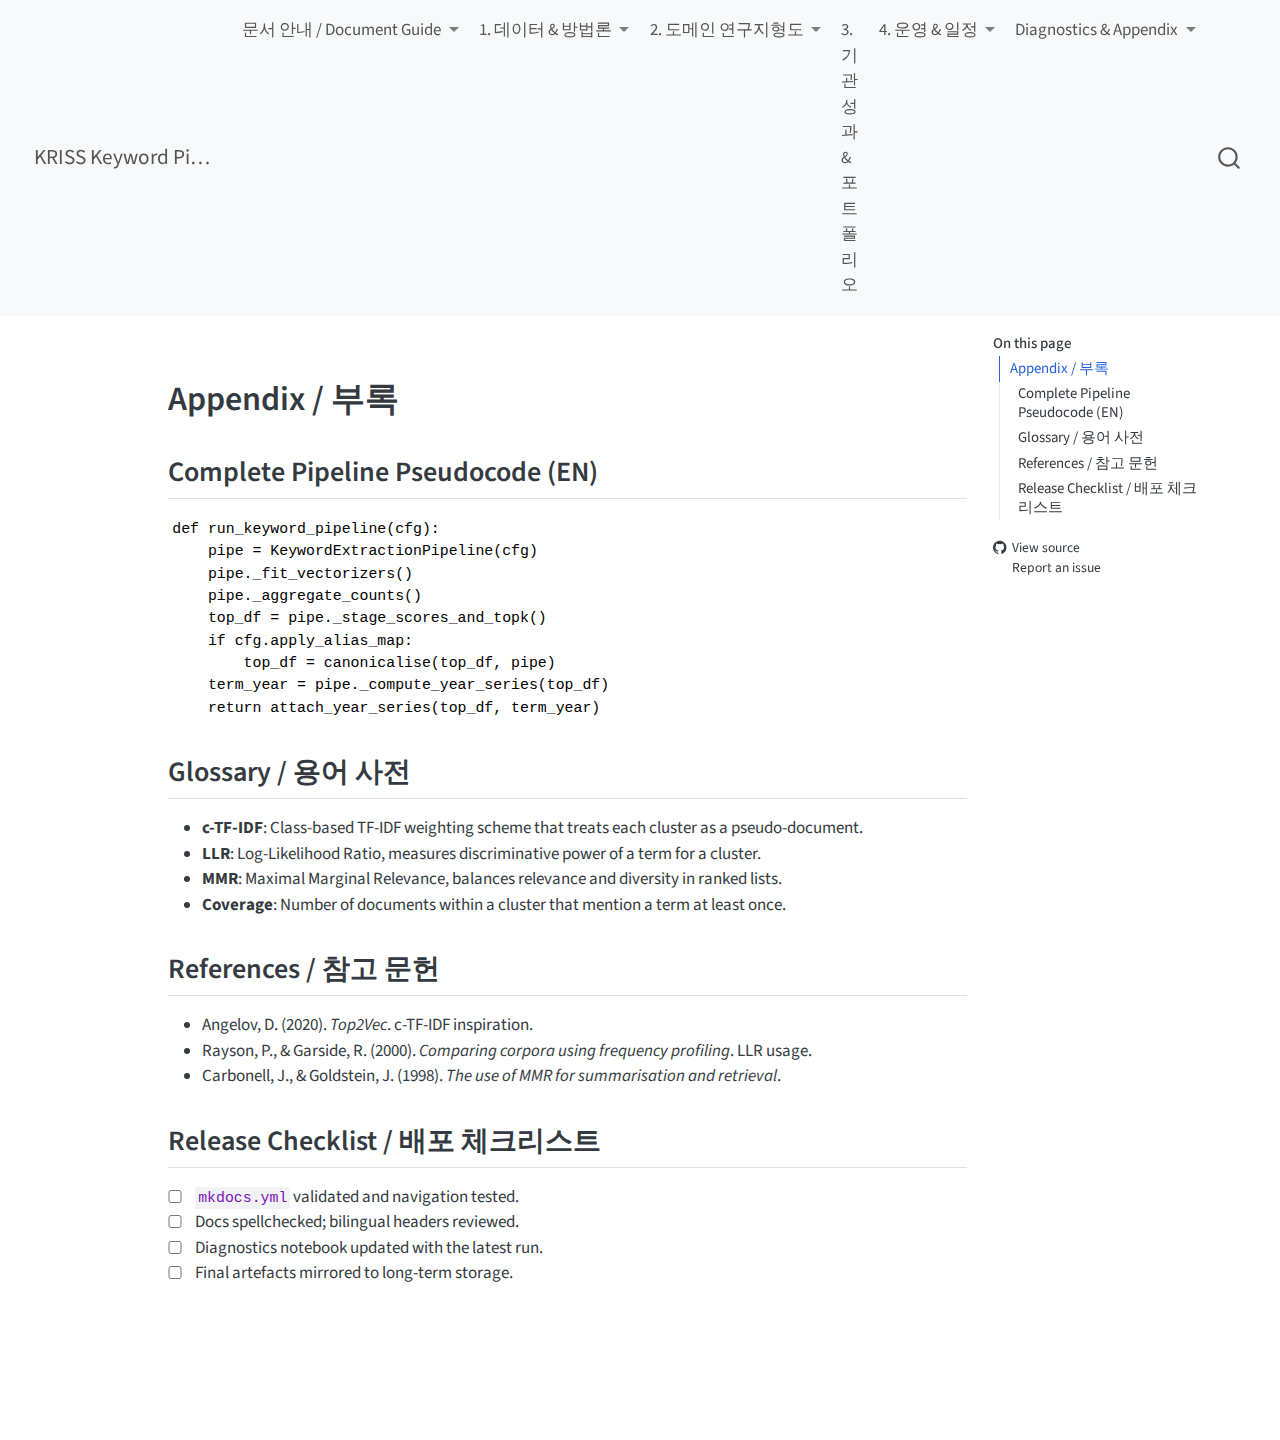
<file: docs/appendix.html>
<!DOCTYPE html>
<html xmlns="http://www.w3.org/1999/xhtml" lang="en" xml:lang="en"><head>

<meta charset="utf-8">
<meta name="generator" content="quarto-1.8.25">

<meta name="viewport" content="width=device-width, initial-scale=1.0, user-scalable=yes">


<title>appendix – KRISS Keyword Pipeline Report</title>
<style>
code{white-space: pre-wrap;}
span.smallcaps{font-variant: small-caps;}
div.columns{display: flex; gap: min(4vw, 1.5em);}
div.column{flex: auto; overflow-x: auto;}
div.hanging-indent{margin-left: 1.5em; text-indent: -1.5em;}
ul.task-list{list-style: none;}
ul.task-list li input[type="checkbox"] {
  width: 0.8em;
  margin: 0 0.8em 0.2em -1em; /* quarto-specific, see https://github.com/quarto-dev/quarto-cli/issues/4556 */ 
  vertical-align: middle;
}
</style>


<script src="../site_libs/quarto-nav/quarto-nav.js"></script>
<script src="../site_libs/quarto-nav/headroom.min.js"></script>
<script src="../site_libs/clipboard/clipboard.min.js"></script>
<script src="../site_libs/quarto-search/autocomplete.umd.js"></script>
<script src="../site_libs/quarto-search/fuse.min.js"></script>
<script src="../site_libs/quarto-search/quarto-search.js"></script>
<meta name="quarto:offset" content="../">
<script src="../site_libs/quarto-html/quarto.js" type="module"></script>
<script src="../site_libs/quarto-html/tabsets/tabsets.js" type="module"></script>
<script src="../site_libs/quarto-html/axe/axe-check.js" type="module"></script>
<script src="../site_libs/quarto-html/popper.min.js"></script>
<script src="../site_libs/quarto-html/tippy.umd.min.js"></script>
<script src="../site_libs/quarto-html/anchor.min.js"></script>
<link href="../site_libs/quarto-html/tippy.css" rel="stylesheet">
<link href="../site_libs/quarto-html/quarto-syntax-highlighting-7b89279ff1a6dce999919e0e67d4d9ec.css" rel="stylesheet" id="quarto-text-highlighting-styles">
<script src="../site_libs/bootstrap/bootstrap.min.js"></script>
<link href="../site_libs/bootstrap/bootstrap-icons.css" rel="stylesheet">
<link href="../site_libs/bootstrap/bootstrap-07effa53395b745c4c67794b4fcd4554.min.css" rel="stylesheet" append-hash="true" id="quarto-bootstrap" data-mode="light">
<script id="quarto-search-options" type="application/json">{
  "location": "navbar",
  "copy-button": false,
  "collapse-after": 3,
  "panel-placement": "end",
  "type": "overlay",
  "limit": 50,
  "keyboard-shortcut": [
    "f",
    "/",
    "s"
  ],
  "show-item-context": false,
  "language": {
    "search-no-results-text": "No results",
    "search-matching-documents-text": "matching documents",
    "search-copy-link-title": "Copy link to search",
    "search-hide-matches-text": "Hide additional matches",
    "search-more-match-text": "more match in this document",
    "search-more-matches-text": "more matches in this document",
    "search-clear-button-title": "Clear",
    "search-text-placeholder": "",
    "search-detached-cancel-button-title": "Cancel",
    "search-submit-button-title": "Submit",
    "search-label": "Search"
  }
}</script>


</head>

<body class="nav-fixed quarto-light">

<div id="quarto-search-results"></div>
  <header id="quarto-header" class="headroom fixed-top">
    <nav class="navbar navbar-expand-lg " data-bs-theme="dark">
      <div class="navbar-container container-fluid">
      <div class="navbar-brand-container mx-auto">
    <a href="../index.html" class="navbar-brand navbar-brand-logo">
    </a>
    <a class="navbar-brand" href="../index.html">
    <span class="navbar-title">KRISS Keyword Pipeline Report</span>
    </a>
  </div>
            <div id="quarto-search" class="" title="Search"></div>
          <button class="navbar-toggler" type="button" data-bs-toggle="collapse" data-bs-target="#navbarCollapse" aria-controls="navbarCollapse" role="menu" aria-expanded="false" aria-label="Toggle navigation" onclick="if (window.quartoToggleHeadroom) { window.quartoToggleHeadroom(); }">
  <span class="navbar-toggler-icon"></span>
</button>
          <div class="collapse navbar-collapse" id="navbarCollapse">
            <ul class="navbar-nav navbar-nav-scroll me-auto">
  <li class="nav-item dropdown ">
    <a class="nav-link dropdown-toggle" href="#" id="nav-menu-document-guide" role="link" data-bs-toggle="dropdown" aria-expanded="false">
 <span class="menu-text">문서 안내 / Document Guide</span>
    </a>
    <ul class="dropdown-menu" aria-labelledby="nav-menu-document-guide">    
        <li>
    <a class="dropdown-item" href="../index.html">
 <span class="dropdown-text">홈 / Home</span></a>
  </li>  
        <li>
    <a class="dropdown-item" href="../docs/research_overview.html">
 <span class="dropdown-text">프로젝트 개요</span></a>
  </li>  
        <li>
    <a class="dropdown-item" href="../docs/strategy_execution.html">
 <span class="dropdown-text">추진 전략 &amp; 수행</span></a>
  </li>  
    </ul>
  </li>
  <li class="nav-item dropdown ">
    <a class="nav-link dropdown-toggle" href="#" id="nav-menu-" role="link" data-bs-toggle="dropdown" aria-expanded="false">
 <span class="menu-text">1. 데이터 &amp; 방법론</span>
    </a>
    <ul class="dropdown-menu" aria-labelledby="nav-menu-">    
        <li>
    <a class="dropdown-item" href="../docs/data_architecture.html">
 <span class="dropdown-text">1.1 데이터 구조 &amp; 아이템 체계</span></a>
  </li>  
        <li>
    <a class="dropdown-item" href="../docs/pipeline_architecture.html">
 <span class="dropdown-text">1.2 파이프라인 아키텍처</span></a>
  </li>  
        <li>
    <a class="dropdown-item" href="../docs/algorithmic_scoring.html">
 <span class="dropdown-text">1.3 Algorithmic Scoring</span></a>
  </li>  
        <li>
    <a class="dropdown-item" href="../docs/configuration.html">
 <span class="dropdown-text">1.4 Configuration Playbook</span></a>
  </li>  
    </ul>
  </li>
  <li class="nav-item dropdown ">
    <a class="nav-link dropdown-toggle" href="#" id="nav-menu--1" role="link" data-bs-toggle="dropdown" aria-expanded="false">
 <span class="menu-text">2. 도메인 연구지형도</span>
    </a>
    <ul class="dropdown-menu" aria-labelledby="nav-menu--1">    
        <li>
    <a class="dropdown-item" href="../docs/module_domain_map.html">
 <span class="dropdown-text">연구지형 개요 / Landscape Overview</span></a>
  </li>  
        <li>
    <a class="dropdown-item" href="../docs/keyword_trends.html">
 <span class="dropdown-text">키워드 추세 탐색기 / Keyword Trends</span></a>
  </li>  
    </ul>
  </li>
  <li class="nav-item">
    <a class="nav-link" href="../docs/module_institutional.html"> 
<span class="menu-text">3. 기관 성과 &amp; 포트폴리오</span></a>
  </li>  
  <li class="nav-item dropdown ">
    <a class="nav-link dropdown-toggle" href="#" id="nav-menu--2" role="link" data-bs-toggle="dropdown" aria-expanded="false">
 <span class="menu-text">4. 운영 &amp; 일정</span>
    </a>
    <ul class="dropdown-menu" aria-labelledby="nav-menu--2">    
        <li>
    <a class="dropdown-item" href="../docs/delivery_plan.html">
 <span class="dropdown-text">4.1 수행 체계 &amp; 일정</span></a>
  </li>  
        <li>
    <a class="dropdown-item" href="../docs/operations.html">
 <span class="dropdown-text">4.2 Operations &amp; Restart</span></a>
  </li>  
    </ul>
  </li>
  <li class="nav-item dropdown ">
    <a class="nav-link dropdown-toggle" href="#" id="nav-menu-diagnostics--appendix" role="link" data-bs-toggle="dropdown" aria-expanded="false">
 <span class="menu-text">Diagnostics &amp; Appendix</span>
    </a>
    <ul class="dropdown-menu" aria-labelledby="nav-menu-diagnostics--appendix">    
        <li>
    <a class="dropdown-item" href="../docs/diagnostics.html">
 <span class="dropdown-text">Diagnostics</span></a>
  </li>  
        <li>
    <a class="dropdown-item" href="../docs/appendix.html">
 <span class="dropdown-text">Appendix</span></a>
  </li>  
        <li>
    <a class="dropdown-item" href="../docs/change_log.html">
 <span class="dropdown-text">Change Log</span></a>
  </li>  
    </ul>
  </li>
</ul>
          </div> <!-- /navcollapse -->
            <div class="quarto-navbar-tools">
</div>
      </div> <!-- /container-fluid -->
    </nav>
</header>
<!-- content -->
<div id="quarto-content" class="quarto-container page-columns page-rows-contents page-layout-article page-navbar">
<!-- sidebar -->
<!-- margin-sidebar -->
    <div id="quarto-margin-sidebar" class="sidebar margin-sidebar">
        <nav id="TOC" role="doc-toc" class="toc-active">
    <h2 id="toc-title">On this page</h2>
   
  <ul class="collapse">
  <li><a href="#appendix-부록" id="toc-appendix-부록" class="nav-link active" data-scroll-target="#appendix-부록">Appendix / 부록</a>
  <ul class="collapse">
  <li><a href="#complete-pipeline-pseudocode-en" id="toc-complete-pipeline-pseudocode-en" class="nav-link" data-scroll-target="#complete-pipeline-pseudocode-en">Complete Pipeline Pseudocode (EN)</a></li>
  <li><a href="#glossary-용어-사전" id="toc-glossary-용어-사전" class="nav-link" data-scroll-target="#glossary-용어-사전">Glossary / 용어 사전</a></li>
  <li><a href="#references-참고-문헌" id="toc-references-참고-문헌" class="nav-link" data-scroll-target="#references-참고-문헌">References / 참고 문헌</a></li>
  <li><a href="#release-checklist-배포-체크리스트" id="toc-release-checklist-배포-체크리스트" class="nav-link" data-scroll-target="#release-checklist-배포-체크리스트">Release Checklist / 배포 체크리스트</a></li>
  </ul></li>
  </ul>
<div class="toc-actions"><ul class="collapse"><li><a href="https://github.com/kimyoungjin06/final-report-placeholder/blob/main/docs/appendix.qmd" class="toc-action"><i class="bi bi-github"></i>View source</a></li><li><a href="https://github.com/kimyoungjin06/final-report-placeholder/issues/new" class="toc-action"><i class="bi empty"></i>Report an issue</a></li></ul></div></nav>
    </div>
<!-- main -->
<main class="content" id="quarto-document-content"><header id="title-block-header" class="quarto-title-block"></header>




<section id="appendix-부록" class="level1">
<h1>Appendix / 부록</h1>
<section id="complete-pipeline-pseudocode-en" class="level2">
<h2 class="anchored" data-anchor-id="complete-pipeline-pseudocode-en">Complete Pipeline Pseudocode (EN)</h2>
<pre><code>def run_keyword_pipeline(cfg):
    pipe = KeywordExtractionPipeline(cfg)
    pipe._fit_vectorizers()
    pipe._aggregate_counts()
    top_df = pipe._stage_scores_and_topk()
    if cfg.apply_alias_map:
        top_df = canonicalise(top_df, pipe)
    term_year = pipe._compute_year_series(top_df)
    return attach_year_series(top_df, term_year)</code></pre>
</section>
<section id="glossary-용어-사전" class="level2">
<h2 class="anchored" data-anchor-id="glossary-용어-사전">Glossary / 용어 사전</h2>
<ul>
<li><strong>c‑TF‑IDF</strong>: Class-based TF-IDF weighting scheme that treats each cluster as a pseudo-document.</li>
<li><strong>LLR</strong>: Log-Likelihood Ratio, measures discriminative power of a term for a cluster.</li>
<li><strong>MMR</strong>: Maximal Marginal Relevance, balances relevance and diversity in ranked lists.</li>
<li><strong>Coverage</strong>: Number of documents within a cluster that mention a term at least once.</li>
</ul>
</section>
<section id="references-참고-문헌" class="level2">
<h2 class="anchored" data-anchor-id="references-참고-문헌">References / 참고 문헌</h2>
<ul>
<li>Angelov, D. (2020). <em>Top2Vec</em>. c‑TF‑IDF inspiration.</li>
<li>Rayson, P., &amp; Garside, R. (2000). <em>Comparing corpora using frequency profiling</em>. LLR usage.</li>
<li>Carbonell, J., &amp; Goldstein, J. (1998). <em>The use of MMR for summarisation and retrieval</em>.</li>
</ul>
</section>
<section id="release-checklist-배포-체크리스트" class="level2">
<h2 class="anchored" data-anchor-id="release-checklist-배포-체크리스트">Release Checklist / 배포 체크리스트</h2>
<ul class="task-list">
<li><label><input type="checkbox"><code>mkdocs.yml</code> validated and navigation tested.</label></li>
<li><label><input type="checkbox">Docs spellchecked; bilingual headers reviewed.</label></li>
<li><label><input type="checkbox">Diagnostics notebook updated with the latest run.</label></li>
<li><label><input type="checkbox">Final artefacts mirrored to long-term storage.</label></li>
</ul>


</section>
</section>

</main> <!-- /main -->
<script id="quarto-html-after-body" type="application/javascript">
  window.document.addEventListener("DOMContentLoaded", function (event) {
    const icon = "";
    const anchorJS = new window.AnchorJS();
    anchorJS.options = {
      placement: 'right',
      icon: icon
    };
    anchorJS.add('.anchored');
    const isCodeAnnotation = (el) => {
      for (const clz of el.classList) {
        if (clz.startsWith('code-annotation-')) {                     
          return true;
        }
      }
      return false;
    }
    const onCopySuccess = function(e) {
      // button target
      const button = e.trigger;
      // don't keep focus
      button.blur();
      // flash "checked"
      button.classList.add('code-copy-button-checked');
      var currentTitle = button.getAttribute("title");
      button.setAttribute("title", "Copied!");
      let tooltip;
      if (window.bootstrap) {
        button.setAttribute("data-bs-toggle", "tooltip");
        button.setAttribute("data-bs-placement", "left");
        button.setAttribute("data-bs-title", "Copied!");
        tooltip = new bootstrap.Tooltip(button, 
          { trigger: "manual", 
            customClass: "code-copy-button-tooltip",
            offset: [0, -8]});
        tooltip.show();    
      }
      setTimeout(function() {
        if (tooltip) {
          tooltip.hide();
          button.removeAttribute("data-bs-title");
          button.removeAttribute("data-bs-toggle");
          button.removeAttribute("data-bs-placement");
        }
        button.setAttribute("title", currentTitle);
        button.classList.remove('code-copy-button-checked');
      }, 1000);
      // clear code selection
      e.clearSelection();
    }
    const getTextToCopy = function(trigger) {
      const outerScaffold = trigger.parentElement.cloneNode(true);
      const codeEl = outerScaffold.querySelector('code');
      for (const childEl of codeEl.children) {
        if (isCodeAnnotation(childEl)) {
          childEl.remove();
        }
      }
      return codeEl.innerText;
    }
    const clipboard = new window.ClipboardJS('.code-copy-button:not([data-in-quarto-modal])', {
      text: getTextToCopy
    });
    clipboard.on('success', onCopySuccess);
    if (window.document.getElementById('quarto-embedded-source-code-modal')) {
      const clipboardModal = new window.ClipboardJS('.code-copy-button[data-in-quarto-modal]', {
        text: getTextToCopy,
        container: window.document.getElementById('quarto-embedded-source-code-modal')
      });
      clipboardModal.on('success', onCopySuccess);
    }
      var localhostRegex = new RegExp(/^(?:http|https):\/\/localhost\:?[0-9]*\//);
      var mailtoRegex = new RegExp(/^mailto:/);
        var filterRegex = new RegExp('/' + window.location.host + '/');
      var isInternal = (href) => {
          return filterRegex.test(href) || localhostRegex.test(href) || mailtoRegex.test(href);
      }
      // Inspect non-navigation links and adorn them if external
     var links = window.document.querySelectorAll('a[href]:not(.nav-link):not(.navbar-brand):not(.toc-action):not(.sidebar-link):not(.sidebar-item-toggle):not(.pagination-link):not(.no-external):not([aria-hidden]):not(.dropdown-item):not(.quarto-navigation-tool):not(.about-link)');
      for (var i=0; i<links.length; i++) {
        const link = links[i];
        if (!isInternal(link.href)) {
          // undo the damage that might have been done by quarto-nav.js in the case of
          // links that we want to consider external
          if (link.dataset.originalHref !== undefined) {
            link.href = link.dataset.originalHref;
          }
        }
      }
    function tippyHover(el, contentFn, onTriggerFn, onUntriggerFn) {
      const config = {
        allowHTML: true,
        maxWidth: 500,
        delay: 100,
        arrow: false,
        appendTo: function(el) {
            return el.parentElement;
        },
        interactive: true,
        interactiveBorder: 10,
        theme: 'quarto',
        placement: 'bottom-start',
      };
      if (contentFn) {
        config.content = contentFn;
      }
      if (onTriggerFn) {
        config.onTrigger = onTriggerFn;
      }
      if (onUntriggerFn) {
        config.onUntrigger = onUntriggerFn;
      }
      window.tippy(el, config); 
    }
    const noterefs = window.document.querySelectorAll('a[role="doc-noteref"]');
    for (var i=0; i<noterefs.length; i++) {
      const ref = noterefs[i];
      tippyHover(ref, function() {
        // use id or data attribute instead here
        let href = ref.getAttribute('data-footnote-href') || ref.getAttribute('href');
        try { href = new URL(href).hash; } catch {}
        const id = href.replace(/^#\/?/, "");
        const note = window.document.getElementById(id);
        if (note) {
          return note.innerHTML;
        } else {
          return "";
        }
      });
    }
    const xrefs = window.document.querySelectorAll('a.quarto-xref');
    const processXRef = (id, note) => {
      // Strip column container classes
      const stripColumnClz = (el) => {
        el.classList.remove("page-full", "page-columns");
        if (el.children) {
          for (const child of el.children) {
            stripColumnClz(child);
          }
        }
      }
      stripColumnClz(note)
      if (id === null || id.startsWith('sec-')) {
        // Special case sections, only their first couple elements
        const container = document.createElement("div");
        if (note.children && note.children.length > 2) {
          container.appendChild(note.children[0].cloneNode(true));
          for (let i = 1; i < note.children.length; i++) {
            const child = note.children[i];
            if (child.tagName === "P" && child.innerText === "") {
              continue;
            } else {
              container.appendChild(child.cloneNode(true));
              break;
            }
          }
          if (window.Quarto?.typesetMath) {
            window.Quarto.typesetMath(container);
          }
          return container.innerHTML
        } else {
          if (window.Quarto?.typesetMath) {
            window.Quarto.typesetMath(note);
          }
          return note.innerHTML;
        }
      } else {
        // Remove any anchor links if they are present
        const anchorLink = note.querySelector('a.anchorjs-link');
        if (anchorLink) {
          anchorLink.remove();
        }
        if (window.Quarto?.typesetMath) {
          window.Quarto.typesetMath(note);
        }
        if (note.classList.contains("callout")) {
          return note.outerHTML;
        } else {
          return note.innerHTML;
        }
      }
    }
    for (var i=0; i<xrefs.length; i++) {
      const xref = xrefs[i];
      tippyHover(xref, undefined, function(instance) {
        instance.disable();
        let url = xref.getAttribute('href');
        let hash = undefined; 
        if (url.startsWith('#')) {
          hash = url;
        } else {
          try { hash = new URL(url).hash; } catch {}
        }
        if (hash) {
          const id = hash.replace(/^#\/?/, "");
          const note = window.document.getElementById(id);
          if (note !== null) {
            try {
              const html = processXRef(id, note.cloneNode(true));
              instance.setContent(html);
            } finally {
              instance.enable();
              instance.show();
            }
          } else {
            // See if we can fetch this
            fetch(url.split('#')[0])
            .then(res => res.text())
            .then(html => {
              const parser = new DOMParser();
              const htmlDoc = parser.parseFromString(html, "text/html");
              const note = htmlDoc.getElementById(id);
              if (note !== null) {
                const html = processXRef(id, note);
                instance.setContent(html);
              } 
            }).finally(() => {
              instance.enable();
              instance.show();
            });
          }
        } else {
          // See if we can fetch a full url (with no hash to target)
          // This is a special case and we should probably do some content thinning / targeting
          fetch(url)
          .then(res => res.text())
          .then(html => {
            const parser = new DOMParser();
            const htmlDoc = parser.parseFromString(html, "text/html");
            const note = htmlDoc.querySelector('main.content');
            if (note !== null) {
              // This should only happen for chapter cross references
              // (since there is no id in the URL)
              // remove the first header
              if (note.children.length > 0 && note.children[0].tagName === "HEADER") {
                note.children[0].remove();
              }
              const html = processXRef(null, note);
              instance.setContent(html);
            } 
          }).finally(() => {
            instance.enable();
            instance.show();
          });
        }
      }, function(instance) {
      });
    }
        let selectedAnnoteEl;
        const selectorForAnnotation = ( cell, annotation) => {
          let cellAttr = 'data-code-cell="' + cell + '"';
          let lineAttr = 'data-code-annotation="' +  annotation + '"';
          const selector = 'span[' + cellAttr + '][' + lineAttr + ']';
          return selector;
        }
        const selectCodeLines = (annoteEl) => {
          const doc = window.document;
          const targetCell = annoteEl.getAttribute("data-target-cell");
          const targetAnnotation = annoteEl.getAttribute("data-target-annotation");
          const annoteSpan = window.document.querySelector(selectorForAnnotation(targetCell, targetAnnotation));
          const lines = annoteSpan.getAttribute("data-code-lines").split(",");
          const lineIds = lines.map((line) => {
            return targetCell + "-" + line;
          })
          let top = null;
          let height = null;
          let parent = null;
          if (lineIds.length > 0) {
              //compute the position of the single el (top and bottom and make a div)
              const el = window.document.getElementById(lineIds[0]);
              top = el.offsetTop;
              height = el.offsetHeight;
              parent = el.parentElement.parentElement;
            if (lineIds.length > 1) {
              const lastEl = window.document.getElementById(lineIds[lineIds.length - 1]);
              const bottom = lastEl.offsetTop + lastEl.offsetHeight;
              height = bottom - top;
            }
            if (top !== null && height !== null && parent !== null) {
              // cook up a div (if necessary) and position it 
              let div = window.document.getElementById("code-annotation-line-highlight");
              if (div === null) {
                div = window.document.createElement("div");
                div.setAttribute("id", "code-annotation-line-highlight");
                div.style.position = 'absolute';
                parent.appendChild(div);
              }
              div.style.top = top - 2 + "px";
              div.style.height = height + 4 + "px";
              div.style.left = 0;
              let gutterDiv = window.document.getElementById("code-annotation-line-highlight-gutter");
              if (gutterDiv === null) {
                gutterDiv = window.document.createElement("div");
                gutterDiv.setAttribute("id", "code-annotation-line-highlight-gutter");
                gutterDiv.style.position = 'absolute';
                const codeCell = window.document.getElementById(targetCell);
                const gutter = codeCell.querySelector('.code-annotation-gutter');
                gutter.appendChild(gutterDiv);
              }
              gutterDiv.style.top = top - 2 + "px";
              gutterDiv.style.height = height + 4 + "px";
            }
            selectedAnnoteEl = annoteEl;
          }
        };
        const unselectCodeLines = () => {
          const elementsIds = ["code-annotation-line-highlight", "code-annotation-line-highlight-gutter"];
          elementsIds.forEach((elId) => {
            const div = window.document.getElementById(elId);
            if (div) {
              div.remove();
            }
          });
          selectedAnnoteEl = undefined;
        };
          // Handle positioning of the toggle
      window.addEventListener(
        "resize",
        throttle(() => {
          elRect = undefined;
          if (selectedAnnoteEl) {
            selectCodeLines(selectedAnnoteEl);
          }
        }, 10)
      );
      function throttle(fn, ms) {
      let throttle = false;
      let timer;
        return (...args) => {
          if(!throttle) { // first call gets through
              fn.apply(this, args);
              throttle = true;
          } else { // all the others get throttled
              if(timer) clearTimeout(timer); // cancel #2
              timer = setTimeout(() => {
                fn.apply(this, args);
                timer = throttle = false;
              }, ms);
          }
        };
      }
        // Attach click handler to the DT
        const annoteDls = window.document.querySelectorAll('dt[data-target-cell]');
        for (const annoteDlNode of annoteDls) {
          annoteDlNode.addEventListener('click', (event) => {
            const clickedEl = event.target;
            if (clickedEl !== selectedAnnoteEl) {
              unselectCodeLines();
              const activeEl = window.document.querySelector('dt[data-target-cell].code-annotation-active');
              if (activeEl) {
                activeEl.classList.remove('code-annotation-active');
              }
              selectCodeLines(clickedEl);
              clickedEl.classList.add('code-annotation-active');
            } else {
              // Unselect the line
              unselectCodeLines();
              clickedEl.classList.remove('code-annotation-active');
            }
          });
        }
    const findCites = (el) => {
      const parentEl = el.parentElement;
      if (parentEl) {
        const cites = parentEl.dataset.cites;
        if (cites) {
          return {
            el,
            cites: cites.split(' ')
          };
        } else {
          return findCites(el.parentElement)
        }
      } else {
        return undefined;
      }
    };
    var bibliorefs = window.document.querySelectorAll('a[role="doc-biblioref"]');
    for (var i=0; i<bibliorefs.length; i++) {
      const ref = bibliorefs[i];
      const citeInfo = findCites(ref);
      if (citeInfo) {
        tippyHover(citeInfo.el, function() {
          var popup = window.document.createElement('div');
          citeInfo.cites.forEach(function(cite) {
            var citeDiv = window.document.createElement('div');
            citeDiv.classList.add('hanging-indent');
            citeDiv.classList.add('csl-entry');
            var biblioDiv = window.document.getElementById('ref-' + cite);
            if (biblioDiv) {
              citeDiv.innerHTML = biblioDiv.innerHTML;
            }
            popup.appendChild(citeDiv);
          });
          return popup.innerHTML;
        });
      }
    }
  });
  </script>
</div> <!-- /content -->




<footer class="footer"><div class="nav-footer"><div class="nav-footer-center"><div class="toc-actions d-sm-block d-md-none"><ul><li><a href="https://github.com/kimyoungjin06/final-report-placeholder/blob/main/docs/appendix.qmd" class="toc-action"><i class="bi bi-github"></i>View source</a></li><li><a href="https://github.com/kimyoungjin06/final-report-placeholder/issues/new" class="toc-action"><i class="bi empty"></i>Report an issue</a></li></ul></div></div></div></footer></body></html>
</file>
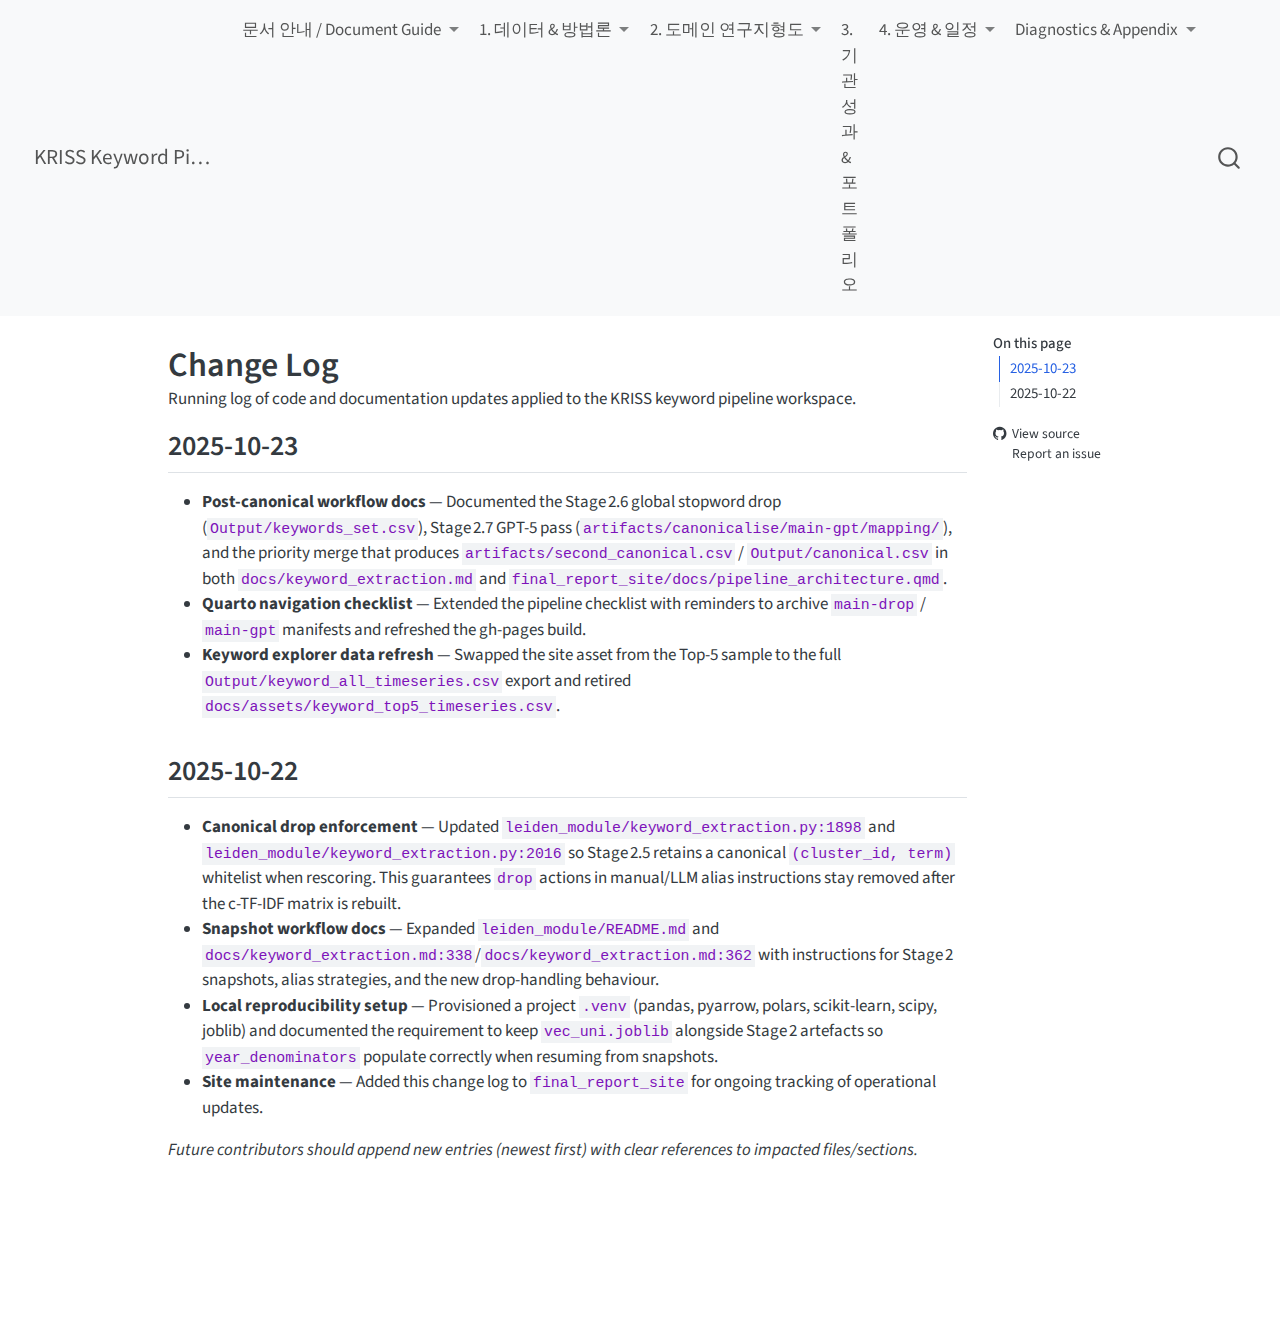
<file: docs/change_log.html>
<!DOCTYPE html>
<html xmlns="http://www.w3.org/1999/xhtml" lang="en" xml:lang="en"><head>

<meta charset="utf-8">
<meta name="generator" content="quarto-1.8.25">

<meta name="viewport" content="width=device-width, initial-scale=1.0, user-scalable=yes">

<meta name="description" content="Running log of code and documentation updates applied to the KRISS keyword pipeline workspace.">

<title>Change Log – KRISS Keyword Pipeline Report</title>
<style>
code{white-space: pre-wrap;}
span.smallcaps{font-variant: small-caps;}
div.columns{display: flex; gap: min(4vw, 1.5em);}
div.column{flex: auto; overflow-x: auto;}
div.hanging-indent{margin-left: 1.5em; text-indent: -1.5em;}
ul.task-list{list-style: none;}
ul.task-list li input[type="checkbox"] {
  width: 0.8em;
  margin: 0 0.8em 0.2em -1em; /* quarto-specific, see https://github.com/quarto-dev/quarto-cli/issues/4556 */ 
  vertical-align: middle;
}
</style>


<script src="../site_libs/quarto-nav/quarto-nav.js"></script>
<script src="../site_libs/quarto-nav/headroom.min.js"></script>
<script src="../site_libs/clipboard/clipboard.min.js"></script>
<script src="../site_libs/quarto-search/autocomplete.umd.js"></script>
<script src="../site_libs/quarto-search/fuse.min.js"></script>
<script src="../site_libs/quarto-search/quarto-search.js"></script>
<meta name="quarto:offset" content="../">
<script src="../site_libs/quarto-html/quarto.js" type="module"></script>
<script src="../site_libs/quarto-html/tabsets/tabsets.js" type="module"></script>
<script src="../site_libs/quarto-html/axe/axe-check.js" type="module"></script>
<script src="../site_libs/quarto-html/popper.min.js"></script>
<script src="../site_libs/quarto-html/tippy.umd.min.js"></script>
<script src="../site_libs/quarto-html/anchor.min.js"></script>
<link href="../site_libs/quarto-html/tippy.css" rel="stylesheet">
<link href="../site_libs/quarto-html/quarto-syntax-highlighting-7b89279ff1a6dce999919e0e67d4d9ec.css" rel="stylesheet" id="quarto-text-highlighting-styles">
<script src="../site_libs/bootstrap/bootstrap.min.js"></script>
<link href="../site_libs/bootstrap/bootstrap-icons.css" rel="stylesheet">
<link href="../site_libs/bootstrap/bootstrap-07effa53395b745c4c67794b4fcd4554.min.css" rel="stylesheet" append-hash="true" id="quarto-bootstrap" data-mode="light">
<script id="quarto-search-options" type="application/json">{
  "location": "navbar",
  "copy-button": false,
  "collapse-after": 3,
  "panel-placement": "end",
  "type": "overlay",
  "limit": 50,
  "keyboard-shortcut": [
    "f",
    "/",
    "s"
  ],
  "show-item-context": false,
  "language": {
    "search-no-results-text": "No results",
    "search-matching-documents-text": "matching documents",
    "search-copy-link-title": "Copy link to search",
    "search-hide-matches-text": "Hide additional matches",
    "search-more-match-text": "more match in this document",
    "search-more-matches-text": "more matches in this document",
    "search-clear-button-title": "Clear",
    "search-text-placeholder": "",
    "search-detached-cancel-button-title": "Cancel",
    "search-submit-button-title": "Submit",
    "search-label": "Search"
  }
}</script>


</head>

<body class="nav-fixed quarto-light">

<div id="quarto-search-results"></div>
  <header id="quarto-header" class="headroom fixed-top">
    <nav class="navbar navbar-expand-lg " data-bs-theme="dark">
      <div class="navbar-container container-fluid">
      <div class="navbar-brand-container mx-auto">
    <a href="../index.html" class="navbar-brand navbar-brand-logo">
    </a>
    <a class="navbar-brand" href="../index.html">
    <span class="navbar-title">KRISS Keyword Pipeline Report</span>
    </a>
  </div>
            <div id="quarto-search" class="" title="Search"></div>
          <button class="navbar-toggler" type="button" data-bs-toggle="collapse" data-bs-target="#navbarCollapse" aria-controls="navbarCollapse" role="menu" aria-expanded="false" aria-label="Toggle navigation" onclick="if (window.quartoToggleHeadroom) { window.quartoToggleHeadroom(); }">
  <span class="navbar-toggler-icon"></span>
</button>
          <div class="collapse navbar-collapse" id="navbarCollapse">
            <ul class="navbar-nav navbar-nav-scroll me-auto">
  <li class="nav-item dropdown ">
    <a class="nav-link dropdown-toggle" href="#" id="nav-menu-document-guide" role="link" data-bs-toggle="dropdown" aria-expanded="false">
 <span class="menu-text">문서 안내 / Document Guide</span>
    </a>
    <ul class="dropdown-menu" aria-labelledby="nav-menu-document-guide">    
        <li>
    <a class="dropdown-item" href="../index.html">
 <span class="dropdown-text">홈 / Home</span></a>
  </li>  
        <li>
    <a class="dropdown-item" href="../docs/research_overview.html">
 <span class="dropdown-text">프로젝트 개요</span></a>
  </li>  
        <li>
    <a class="dropdown-item" href="../docs/strategy_execution.html">
 <span class="dropdown-text">추진 전략 &amp; 수행</span></a>
  </li>  
    </ul>
  </li>
  <li class="nav-item dropdown ">
    <a class="nav-link dropdown-toggle" href="#" id="nav-menu-" role="link" data-bs-toggle="dropdown" aria-expanded="false">
 <span class="menu-text">1. 데이터 &amp; 방법론</span>
    </a>
    <ul class="dropdown-menu" aria-labelledby="nav-menu-">    
        <li>
    <a class="dropdown-item" href="../docs/data_architecture.html">
 <span class="dropdown-text">1.1 데이터 구조 &amp; 아이템 체계</span></a>
  </li>  
        <li>
    <a class="dropdown-item" href="../docs/pipeline_architecture.html">
 <span class="dropdown-text">1.2 파이프라인 아키텍처</span></a>
  </li>  
        <li>
    <a class="dropdown-item" href="../docs/algorithmic_scoring.html">
 <span class="dropdown-text">1.3 Algorithmic Scoring</span></a>
  </li>  
        <li>
    <a class="dropdown-item" href="../docs/configuration.html">
 <span class="dropdown-text">1.4 Configuration Playbook</span></a>
  </li>  
    </ul>
  </li>
  <li class="nav-item dropdown ">
    <a class="nav-link dropdown-toggle" href="#" id="nav-menu--1" role="link" data-bs-toggle="dropdown" aria-expanded="false">
 <span class="menu-text">2. 도메인 연구지형도</span>
    </a>
    <ul class="dropdown-menu" aria-labelledby="nav-menu--1">    
        <li>
    <a class="dropdown-item" href="../docs/module_domain_map.html">
 <span class="dropdown-text">연구지형 개요 / Landscape Overview</span></a>
  </li>  
        <li>
    <a class="dropdown-item" href="../docs/keyword_trends.html">
 <span class="dropdown-text">키워드 추세 탐색기 / Keyword Trends</span></a>
  </li>  
    </ul>
  </li>
  <li class="nav-item">
    <a class="nav-link" href="../docs/module_institutional.html"> 
<span class="menu-text">3. 기관 성과 &amp; 포트폴리오</span></a>
  </li>  
  <li class="nav-item dropdown ">
    <a class="nav-link dropdown-toggle" href="#" id="nav-menu--2" role="link" data-bs-toggle="dropdown" aria-expanded="false">
 <span class="menu-text">4. 운영 &amp; 일정</span>
    </a>
    <ul class="dropdown-menu" aria-labelledby="nav-menu--2">    
        <li>
    <a class="dropdown-item" href="../docs/delivery_plan.html">
 <span class="dropdown-text">4.1 수행 체계 &amp; 일정</span></a>
  </li>  
        <li>
    <a class="dropdown-item" href="../docs/operations.html">
 <span class="dropdown-text">4.2 Operations &amp; Restart</span></a>
  </li>  
    </ul>
  </li>
  <li class="nav-item dropdown ">
    <a class="nav-link dropdown-toggle" href="#" id="nav-menu-diagnostics--appendix" role="link" data-bs-toggle="dropdown" aria-expanded="false">
 <span class="menu-text">Diagnostics &amp; Appendix</span>
    </a>
    <ul class="dropdown-menu" aria-labelledby="nav-menu-diagnostics--appendix">    
        <li>
    <a class="dropdown-item" href="../docs/diagnostics.html">
 <span class="dropdown-text">Diagnostics</span></a>
  </li>  
        <li>
    <a class="dropdown-item" href="../docs/appendix.html">
 <span class="dropdown-text">Appendix</span></a>
  </li>  
        <li>
    <a class="dropdown-item" href="../docs/change_log.html">
 <span class="dropdown-text">Change Log</span></a>
  </li>  
    </ul>
  </li>
</ul>
          </div> <!-- /navcollapse -->
            <div class="quarto-navbar-tools">
</div>
      </div> <!-- /container-fluid -->
    </nav>
</header>
<!-- content -->
<div id="quarto-content" class="quarto-container page-columns page-rows-contents page-layout-article page-navbar">
<!-- sidebar -->
<!-- margin-sidebar -->
    <div id="quarto-margin-sidebar" class="sidebar margin-sidebar">
        <nav id="TOC" role="doc-toc" class="toc-active">
    <h2 id="toc-title">On this page</h2>
   
  <ul class="collapse">
  <li><a href="#section" id="toc-section" class="nav-link active" data-scroll-target="#section">2025-10-23</a></li>
  <li><a href="#section-1" id="toc-section-1" class="nav-link" data-scroll-target="#section-1">2025-10-22</a></li>
  </ul>
<div class="toc-actions"><ul class="collapse"><li><a href="https://github.com/kimyoungjin06/final-report-placeholder/blob/main/docs/change_log.qmd" class="toc-action"><i class="bi bi-github"></i>View source</a></li><li><a href="https://github.com/kimyoungjin06/final-report-placeholder/issues/new" class="toc-action"><i class="bi empty"></i>Report an issue</a></li></ul></div></nav>
    </div>
<!-- main -->
<main class="content" id="quarto-document-content">

<header id="title-block-header" class="quarto-title-block default">
<div class="quarto-title">
<h1 class="title">Change Log</h1>
</div>

<div>
  <div class="description">
    Running log of code and documentation updates applied to the KRISS keyword pipeline workspace.
  </div>
</div>


<div class="quarto-title-meta">

    
  
    
  </div>
  


</header>


<section id="section" class="level2">
<h2 class="anchored" data-anchor-id="section">2025-10-23</h2>
<ul>
<li><strong>Post-canonical workflow docs</strong> — Documented the Stage 2.6 global stopword drop (<code>Output/keywords_set.csv</code>), Stage 2.7 GPT-5 pass (<code>artifacts/canonicalise/main-gpt/mapping/</code>), and the priority merge that produces <code>artifacts/second_canonical.csv</code> / <code>Output/canonical.csv</code> in both <code>docs/keyword_extraction.md</code> and <code>final_report_site/docs/pipeline_architecture.qmd</code>.</li>
<li><strong>Quarto navigation checklist</strong> — Extended the pipeline checklist with reminders to archive <code>main-drop</code> / <code>main-gpt</code> manifests and refreshed the gh-pages build.</li>
<li><strong>Keyword explorer data refresh</strong> — Swapped the site asset from the Top-5 sample to the full <code>Output/keyword_all_timeseries.csv</code> export and retired <code>docs/assets/keyword_top5_timeseries.csv</code>.</li>
</ul>
</section>
<section id="section-1" class="level2">
<h2 class="anchored" data-anchor-id="section-1">2025-10-22</h2>
<ul>
<li><strong>Canonical drop enforcement</strong> — Updated <code>leiden_module/keyword_extraction.py:1898</code> and <code>leiden_module/keyword_extraction.py:2016</code> so Stage 2.5 retains a canonical <code>(cluster_id, term)</code> whitelist when rescoring. This guarantees <code>drop</code> actions in manual/LLM alias instructions stay removed after the c‑TF‑IDF matrix is rebuilt.</li>
<li><strong>Snapshot workflow docs</strong> — Expanded <code>leiden_module/README.md</code> and <code>docs/keyword_extraction.md:338</code>/<code>docs/keyword_extraction.md:362</code> with instructions for Stage 2 snapshots, alias strategies, and the new drop-handling behaviour.</li>
<li><strong>Local reproducibility setup</strong> — Provisioned a project <code>.venv</code> (pandas, pyarrow, polars, scikit-learn, scipy, joblib) and documented the requirement to keep <code>vec_uni.joblib</code> alongside Stage 2 artefacts so <code>year_denominators</code> populate correctly when resuming from snapshots.</li>
<li><strong>Site maintenance</strong> — Added this change log to <code>final_report_site</code> for ongoing tracking of operational updates.</li>
</ul>
<p><em>Future contributors should append new entries (newest first) with clear references to impacted files/sections.</em></p>


</section>

</main> <!-- /main -->
<script id="quarto-html-after-body" type="application/javascript">
  window.document.addEventListener("DOMContentLoaded", function (event) {
    const icon = "";
    const anchorJS = new window.AnchorJS();
    anchorJS.options = {
      placement: 'right',
      icon: icon
    };
    anchorJS.add('.anchored');
    const isCodeAnnotation = (el) => {
      for (const clz of el.classList) {
        if (clz.startsWith('code-annotation-')) {                     
          return true;
        }
      }
      return false;
    }
    const onCopySuccess = function(e) {
      // button target
      const button = e.trigger;
      // don't keep focus
      button.blur();
      // flash "checked"
      button.classList.add('code-copy-button-checked');
      var currentTitle = button.getAttribute("title");
      button.setAttribute("title", "Copied!");
      let tooltip;
      if (window.bootstrap) {
        button.setAttribute("data-bs-toggle", "tooltip");
        button.setAttribute("data-bs-placement", "left");
        button.setAttribute("data-bs-title", "Copied!");
        tooltip = new bootstrap.Tooltip(button, 
          { trigger: "manual", 
            customClass: "code-copy-button-tooltip",
            offset: [0, -8]});
        tooltip.show();    
      }
      setTimeout(function() {
        if (tooltip) {
          tooltip.hide();
          button.removeAttribute("data-bs-title");
          button.removeAttribute("data-bs-toggle");
          button.removeAttribute("data-bs-placement");
        }
        button.setAttribute("title", currentTitle);
        button.classList.remove('code-copy-button-checked');
      }, 1000);
      // clear code selection
      e.clearSelection();
    }
    const getTextToCopy = function(trigger) {
      const outerScaffold = trigger.parentElement.cloneNode(true);
      const codeEl = outerScaffold.querySelector('code');
      for (const childEl of codeEl.children) {
        if (isCodeAnnotation(childEl)) {
          childEl.remove();
        }
      }
      return codeEl.innerText;
    }
    const clipboard = new window.ClipboardJS('.code-copy-button:not([data-in-quarto-modal])', {
      text: getTextToCopy
    });
    clipboard.on('success', onCopySuccess);
    if (window.document.getElementById('quarto-embedded-source-code-modal')) {
      const clipboardModal = new window.ClipboardJS('.code-copy-button[data-in-quarto-modal]', {
        text: getTextToCopy,
        container: window.document.getElementById('quarto-embedded-source-code-modal')
      });
      clipboardModal.on('success', onCopySuccess);
    }
      var localhostRegex = new RegExp(/^(?:http|https):\/\/localhost\:?[0-9]*\//);
      var mailtoRegex = new RegExp(/^mailto:/);
        var filterRegex = new RegExp('/' + window.location.host + '/');
      var isInternal = (href) => {
          return filterRegex.test(href) || localhostRegex.test(href) || mailtoRegex.test(href);
      }
      // Inspect non-navigation links and adorn them if external
     var links = window.document.querySelectorAll('a[href]:not(.nav-link):not(.navbar-brand):not(.toc-action):not(.sidebar-link):not(.sidebar-item-toggle):not(.pagination-link):not(.no-external):not([aria-hidden]):not(.dropdown-item):not(.quarto-navigation-tool):not(.about-link)');
      for (var i=0; i<links.length; i++) {
        const link = links[i];
        if (!isInternal(link.href)) {
          // undo the damage that might have been done by quarto-nav.js in the case of
          // links that we want to consider external
          if (link.dataset.originalHref !== undefined) {
            link.href = link.dataset.originalHref;
          }
        }
      }
    function tippyHover(el, contentFn, onTriggerFn, onUntriggerFn) {
      const config = {
        allowHTML: true,
        maxWidth: 500,
        delay: 100,
        arrow: false,
        appendTo: function(el) {
            return el.parentElement;
        },
        interactive: true,
        interactiveBorder: 10,
        theme: 'quarto',
        placement: 'bottom-start',
      };
      if (contentFn) {
        config.content = contentFn;
      }
      if (onTriggerFn) {
        config.onTrigger = onTriggerFn;
      }
      if (onUntriggerFn) {
        config.onUntrigger = onUntriggerFn;
      }
      window.tippy(el, config); 
    }
    const noterefs = window.document.querySelectorAll('a[role="doc-noteref"]');
    for (var i=0; i<noterefs.length; i++) {
      const ref = noterefs[i];
      tippyHover(ref, function() {
        // use id or data attribute instead here
        let href = ref.getAttribute('data-footnote-href') || ref.getAttribute('href');
        try { href = new URL(href).hash; } catch {}
        const id = href.replace(/^#\/?/, "");
        const note = window.document.getElementById(id);
        if (note) {
          return note.innerHTML;
        } else {
          return "";
        }
      });
    }
    const xrefs = window.document.querySelectorAll('a.quarto-xref');
    const processXRef = (id, note) => {
      // Strip column container classes
      const stripColumnClz = (el) => {
        el.classList.remove("page-full", "page-columns");
        if (el.children) {
          for (const child of el.children) {
            stripColumnClz(child);
          }
        }
      }
      stripColumnClz(note)
      if (id === null || id.startsWith('sec-')) {
        // Special case sections, only their first couple elements
        const container = document.createElement("div");
        if (note.children && note.children.length > 2) {
          container.appendChild(note.children[0].cloneNode(true));
          for (let i = 1; i < note.children.length; i++) {
            const child = note.children[i];
            if (child.tagName === "P" && child.innerText === "") {
              continue;
            } else {
              container.appendChild(child.cloneNode(true));
              break;
            }
          }
          if (window.Quarto?.typesetMath) {
            window.Quarto.typesetMath(container);
          }
          return container.innerHTML
        } else {
          if (window.Quarto?.typesetMath) {
            window.Quarto.typesetMath(note);
          }
          return note.innerHTML;
        }
      } else {
        // Remove any anchor links if they are present
        const anchorLink = note.querySelector('a.anchorjs-link');
        if (anchorLink) {
          anchorLink.remove();
        }
        if (window.Quarto?.typesetMath) {
          window.Quarto.typesetMath(note);
        }
        if (note.classList.contains("callout")) {
          return note.outerHTML;
        } else {
          return note.innerHTML;
        }
      }
    }
    for (var i=0; i<xrefs.length; i++) {
      const xref = xrefs[i];
      tippyHover(xref, undefined, function(instance) {
        instance.disable();
        let url = xref.getAttribute('href');
        let hash = undefined; 
        if (url.startsWith('#')) {
          hash = url;
        } else {
          try { hash = new URL(url).hash; } catch {}
        }
        if (hash) {
          const id = hash.replace(/^#\/?/, "");
          const note = window.document.getElementById(id);
          if (note !== null) {
            try {
              const html = processXRef(id, note.cloneNode(true));
              instance.setContent(html);
            } finally {
              instance.enable();
              instance.show();
            }
          } else {
            // See if we can fetch this
            fetch(url.split('#')[0])
            .then(res => res.text())
            .then(html => {
              const parser = new DOMParser();
              const htmlDoc = parser.parseFromString(html, "text/html");
              const note = htmlDoc.getElementById(id);
              if (note !== null) {
                const html = processXRef(id, note);
                instance.setContent(html);
              } 
            }).finally(() => {
              instance.enable();
              instance.show();
            });
          }
        } else {
          // See if we can fetch a full url (with no hash to target)
          // This is a special case and we should probably do some content thinning / targeting
          fetch(url)
          .then(res => res.text())
          .then(html => {
            const parser = new DOMParser();
            const htmlDoc = parser.parseFromString(html, "text/html");
            const note = htmlDoc.querySelector('main.content');
            if (note !== null) {
              // This should only happen for chapter cross references
              // (since there is no id in the URL)
              // remove the first header
              if (note.children.length > 0 && note.children[0].tagName === "HEADER") {
                note.children[0].remove();
              }
              const html = processXRef(null, note);
              instance.setContent(html);
            } 
          }).finally(() => {
            instance.enable();
            instance.show();
          });
        }
      }, function(instance) {
      });
    }
        let selectedAnnoteEl;
        const selectorForAnnotation = ( cell, annotation) => {
          let cellAttr = 'data-code-cell="' + cell + '"';
          let lineAttr = 'data-code-annotation="' +  annotation + '"';
          const selector = 'span[' + cellAttr + '][' + lineAttr + ']';
          return selector;
        }
        const selectCodeLines = (annoteEl) => {
          const doc = window.document;
          const targetCell = annoteEl.getAttribute("data-target-cell");
          const targetAnnotation = annoteEl.getAttribute("data-target-annotation");
          const annoteSpan = window.document.querySelector(selectorForAnnotation(targetCell, targetAnnotation));
          const lines = annoteSpan.getAttribute("data-code-lines").split(",");
          const lineIds = lines.map((line) => {
            return targetCell + "-" + line;
          })
          let top = null;
          let height = null;
          let parent = null;
          if (lineIds.length > 0) {
              //compute the position of the single el (top and bottom and make a div)
              const el = window.document.getElementById(lineIds[0]);
              top = el.offsetTop;
              height = el.offsetHeight;
              parent = el.parentElement.parentElement;
            if (lineIds.length > 1) {
              const lastEl = window.document.getElementById(lineIds[lineIds.length - 1]);
              const bottom = lastEl.offsetTop + lastEl.offsetHeight;
              height = bottom - top;
            }
            if (top !== null && height !== null && parent !== null) {
              // cook up a div (if necessary) and position it 
              let div = window.document.getElementById("code-annotation-line-highlight");
              if (div === null) {
                div = window.document.createElement("div");
                div.setAttribute("id", "code-annotation-line-highlight");
                div.style.position = 'absolute';
                parent.appendChild(div);
              }
              div.style.top = top - 2 + "px";
              div.style.height = height + 4 + "px";
              div.style.left = 0;
              let gutterDiv = window.document.getElementById("code-annotation-line-highlight-gutter");
              if (gutterDiv === null) {
                gutterDiv = window.document.createElement("div");
                gutterDiv.setAttribute("id", "code-annotation-line-highlight-gutter");
                gutterDiv.style.position = 'absolute';
                const codeCell = window.document.getElementById(targetCell);
                const gutter = codeCell.querySelector('.code-annotation-gutter');
                gutter.appendChild(gutterDiv);
              }
              gutterDiv.style.top = top - 2 + "px";
              gutterDiv.style.height = height + 4 + "px";
            }
            selectedAnnoteEl = annoteEl;
          }
        };
        const unselectCodeLines = () => {
          const elementsIds = ["code-annotation-line-highlight", "code-annotation-line-highlight-gutter"];
          elementsIds.forEach((elId) => {
            const div = window.document.getElementById(elId);
            if (div) {
              div.remove();
            }
          });
          selectedAnnoteEl = undefined;
        };
          // Handle positioning of the toggle
      window.addEventListener(
        "resize",
        throttle(() => {
          elRect = undefined;
          if (selectedAnnoteEl) {
            selectCodeLines(selectedAnnoteEl);
          }
        }, 10)
      );
      function throttle(fn, ms) {
      let throttle = false;
      let timer;
        return (...args) => {
          if(!throttle) { // first call gets through
              fn.apply(this, args);
              throttle = true;
          } else { // all the others get throttled
              if(timer) clearTimeout(timer); // cancel #2
              timer = setTimeout(() => {
                fn.apply(this, args);
                timer = throttle = false;
              }, ms);
          }
        };
      }
        // Attach click handler to the DT
        const annoteDls = window.document.querySelectorAll('dt[data-target-cell]');
        for (const annoteDlNode of annoteDls) {
          annoteDlNode.addEventListener('click', (event) => {
            const clickedEl = event.target;
            if (clickedEl !== selectedAnnoteEl) {
              unselectCodeLines();
              const activeEl = window.document.querySelector('dt[data-target-cell].code-annotation-active');
              if (activeEl) {
                activeEl.classList.remove('code-annotation-active');
              }
              selectCodeLines(clickedEl);
              clickedEl.classList.add('code-annotation-active');
            } else {
              // Unselect the line
              unselectCodeLines();
              clickedEl.classList.remove('code-annotation-active');
            }
          });
        }
    const findCites = (el) => {
      const parentEl = el.parentElement;
      if (parentEl) {
        const cites = parentEl.dataset.cites;
        if (cites) {
          return {
            el,
            cites: cites.split(' ')
          };
        } else {
          return findCites(el.parentElement)
        }
      } else {
        return undefined;
      }
    };
    var bibliorefs = window.document.querySelectorAll('a[role="doc-biblioref"]');
    for (var i=0; i<bibliorefs.length; i++) {
      const ref = bibliorefs[i];
      const citeInfo = findCites(ref);
      if (citeInfo) {
        tippyHover(citeInfo.el, function() {
          var popup = window.document.createElement('div');
          citeInfo.cites.forEach(function(cite) {
            var citeDiv = window.document.createElement('div');
            citeDiv.classList.add('hanging-indent');
            citeDiv.classList.add('csl-entry');
            var biblioDiv = window.document.getElementById('ref-' + cite);
            if (biblioDiv) {
              citeDiv.innerHTML = biblioDiv.innerHTML;
            }
            popup.appendChild(citeDiv);
          });
          return popup.innerHTML;
        });
      }
    }
  });
  </script>
</div> <!-- /content -->




<footer class="footer"><div class="nav-footer"><div class="nav-footer-center"><div class="toc-actions d-sm-block d-md-none"><ul><li><a href="https://github.com/kimyoungjin06/final-report-placeholder/blob/main/docs/change_log.qmd" class="toc-action"><i class="bi bi-github"></i>View source</a></li><li><a href="https://github.com/kimyoungjin06/final-report-placeholder/issues/new" class="toc-action"><i class="bi empty"></i>Report an issue</a></li></ul></div></div></div></footer></body></html>
</file>
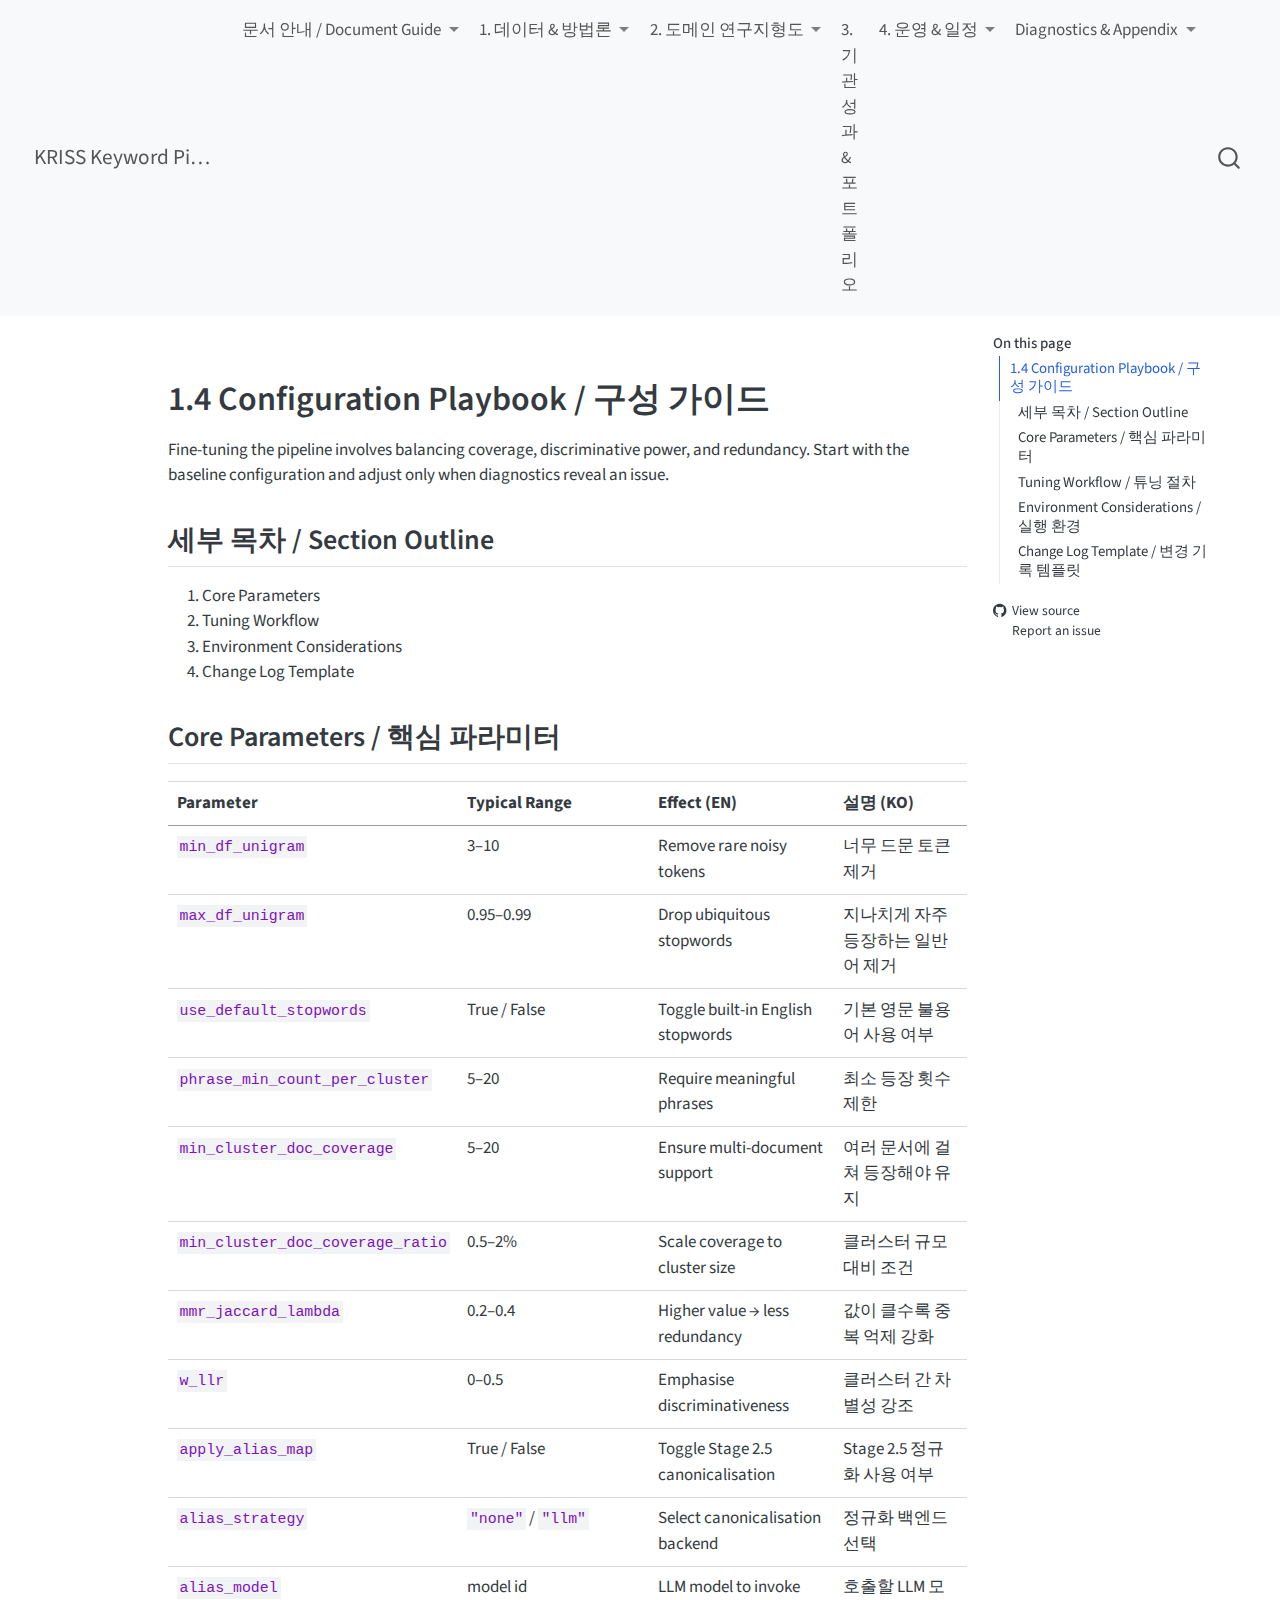
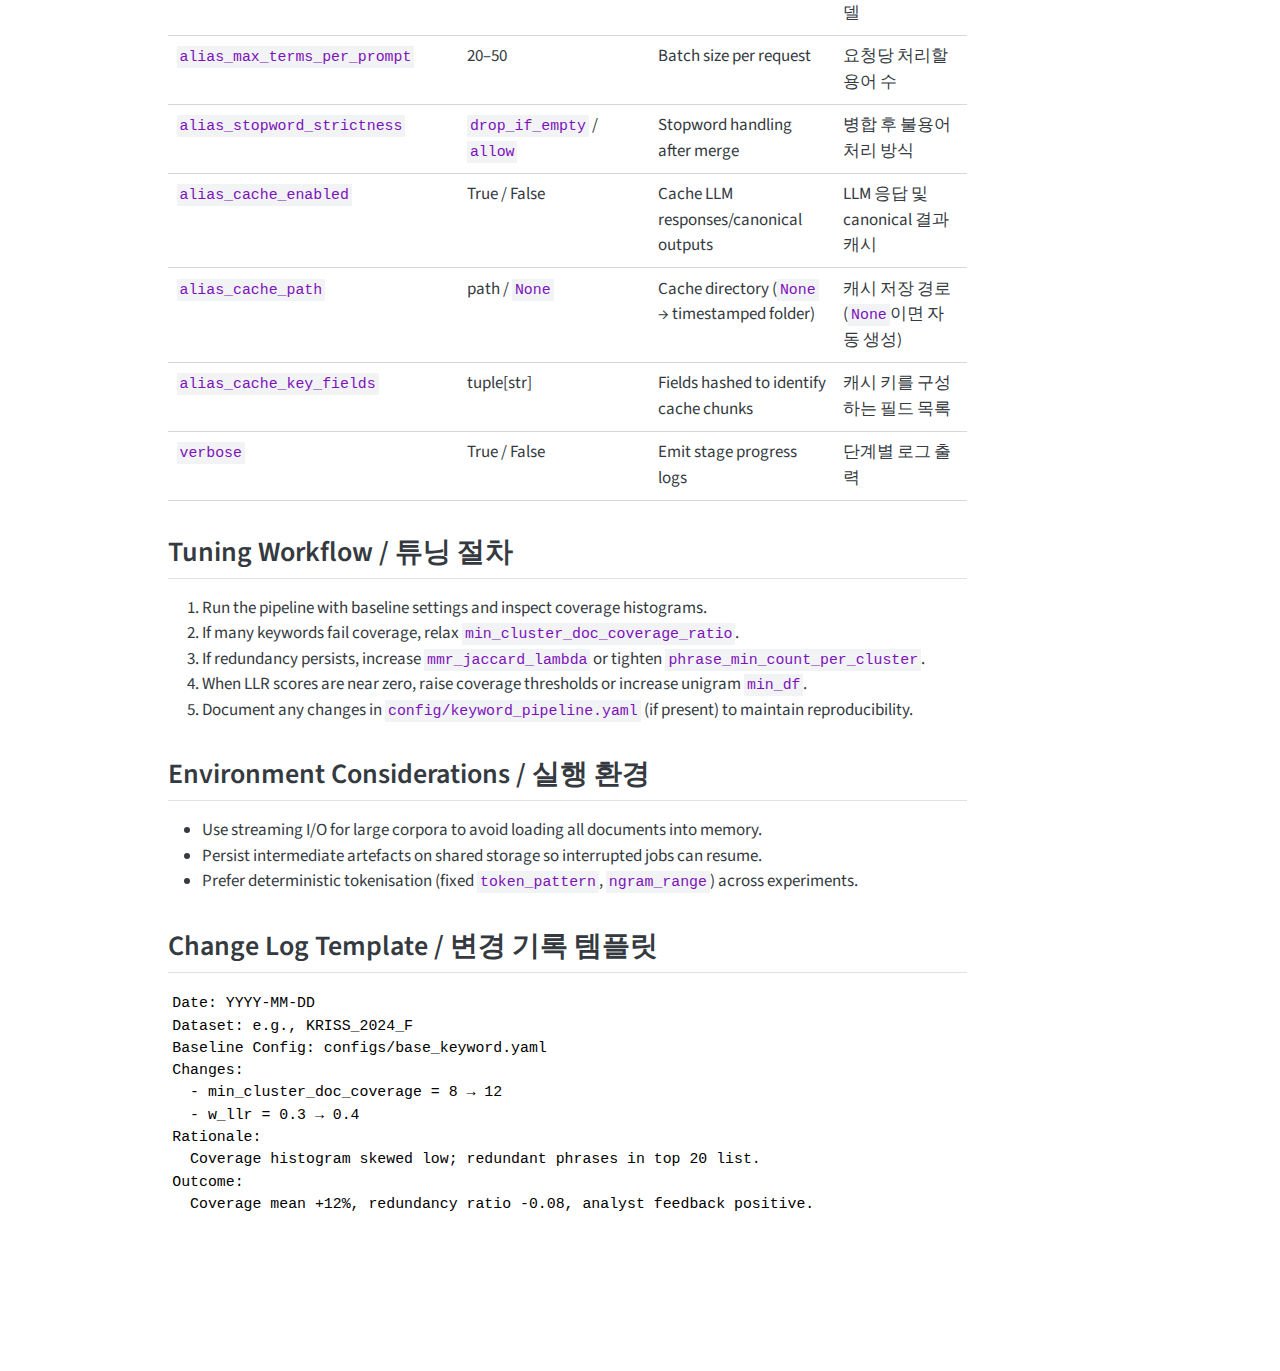
<file: docs/configuration.html>
<!DOCTYPE html>
<html xmlns="http://www.w3.org/1999/xhtml" lang="en" xml:lang="en"><head>

<meta charset="utf-8">
<meta name="generator" content="quarto-1.8.25">

<meta name="viewport" content="width=device-width, initial-scale=1.0, user-scalable=yes">


<title>configuration – KRISS Keyword Pipeline Report</title>
<style>
code{white-space: pre-wrap;}
span.smallcaps{font-variant: small-caps;}
div.columns{display: flex; gap: min(4vw, 1.5em);}
div.column{flex: auto; overflow-x: auto;}
div.hanging-indent{margin-left: 1.5em; text-indent: -1.5em;}
ul.task-list{list-style: none;}
ul.task-list li input[type="checkbox"] {
  width: 0.8em;
  margin: 0 0.8em 0.2em -1em; /* quarto-specific, see https://github.com/quarto-dev/quarto-cli/issues/4556 */ 
  vertical-align: middle;
}
</style>


<script src="../site_libs/quarto-nav/quarto-nav.js"></script>
<script src="../site_libs/quarto-nav/headroom.min.js"></script>
<script src="../site_libs/clipboard/clipboard.min.js"></script>
<script src="../site_libs/quarto-search/autocomplete.umd.js"></script>
<script src="../site_libs/quarto-search/fuse.min.js"></script>
<script src="../site_libs/quarto-search/quarto-search.js"></script>
<meta name="quarto:offset" content="../">
<script src="../site_libs/quarto-html/quarto.js" type="module"></script>
<script src="../site_libs/quarto-html/tabsets/tabsets.js" type="module"></script>
<script src="../site_libs/quarto-html/axe/axe-check.js" type="module"></script>
<script src="../site_libs/quarto-html/popper.min.js"></script>
<script src="../site_libs/quarto-html/tippy.umd.min.js"></script>
<script src="../site_libs/quarto-html/anchor.min.js"></script>
<link href="../site_libs/quarto-html/tippy.css" rel="stylesheet">
<link href="../site_libs/quarto-html/quarto-syntax-highlighting-7b89279ff1a6dce999919e0e67d4d9ec.css" rel="stylesheet" id="quarto-text-highlighting-styles">
<script src="../site_libs/bootstrap/bootstrap.min.js"></script>
<link href="../site_libs/bootstrap/bootstrap-icons.css" rel="stylesheet">
<link href="../site_libs/bootstrap/bootstrap-07effa53395b745c4c67794b4fcd4554.min.css" rel="stylesheet" append-hash="true" id="quarto-bootstrap" data-mode="light">
<script id="quarto-search-options" type="application/json">{
  "location": "navbar",
  "copy-button": false,
  "collapse-after": 3,
  "panel-placement": "end",
  "type": "overlay",
  "limit": 50,
  "keyboard-shortcut": [
    "f",
    "/",
    "s"
  ],
  "show-item-context": false,
  "language": {
    "search-no-results-text": "No results",
    "search-matching-documents-text": "matching documents",
    "search-copy-link-title": "Copy link to search",
    "search-hide-matches-text": "Hide additional matches",
    "search-more-match-text": "more match in this document",
    "search-more-matches-text": "more matches in this document",
    "search-clear-button-title": "Clear",
    "search-text-placeholder": "",
    "search-detached-cancel-button-title": "Cancel",
    "search-submit-button-title": "Submit",
    "search-label": "Search"
  }
}</script>


</head>

<body class="nav-fixed quarto-light">

<div id="quarto-search-results"></div>
  <header id="quarto-header" class="headroom fixed-top">
    <nav class="navbar navbar-expand-lg " data-bs-theme="dark">
      <div class="navbar-container container-fluid">
      <div class="navbar-brand-container mx-auto">
    <a href="../index.html" class="navbar-brand navbar-brand-logo">
    </a>
    <a class="navbar-brand" href="../index.html">
    <span class="navbar-title">KRISS Keyword Pipeline Report</span>
    </a>
  </div>
            <div id="quarto-search" class="" title="Search"></div>
          <button class="navbar-toggler" type="button" data-bs-toggle="collapse" data-bs-target="#navbarCollapse" aria-controls="navbarCollapse" role="menu" aria-expanded="false" aria-label="Toggle navigation" onclick="if (window.quartoToggleHeadroom) { window.quartoToggleHeadroom(); }">
  <span class="navbar-toggler-icon"></span>
</button>
          <div class="collapse navbar-collapse" id="navbarCollapse">
            <ul class="navbar-nav navbar-nav-scroll me-auto">
  <li class="nav-item dropdown ">
    <a class="nav-link dropdown-toggle" href="#" id="nav-menu-document-guide" role="link" data-bs-toggle="dropdown" aria-expanded="false">
 <span class="menu-text">문서 안내 / Document Guide</span>
    </a>
    <ul class="dropdown-menu" aria-labelledby="nav-menu-document-guide">    
        <li>
    <a class="dropdown-item" href="../index.html">
 <span class="dropdown-text">홈 / Home</span></a>
  </li>  
        <li>
    <a class="dropdown-item" href="../docs/research_overview.html">
 <span class="dropdown-text">프로젝트 개요</span></a>
  </li>  
        <li>
    <a class="dropdown-item" href="../docs/strategy_execution.html">
 <span class="dropdown-text">추진 전략 &amp; 수행</span></a>
  </li>  
    </ul>
  </li>
  <li class="nav-item dropdown ">
    <a class="nav-link dropdown-toggle" href="#" id="nav-menu-" role="link" data-bs-toggle="dropdown" aria-expanded="false">
 <span class="menu-text">1. 데이터 &amp; 방법론</span>
    </a>
    <ul class="dropdown-menu" aria-labelledby="nav-menu-">    
        <li>
    <a class="dropdown-item" href="../docs/data_architecture.html">
 <span class="dropdown-text">1.1 데이터 구조 &amp; 아이템 체계</span></a>
  </li>  
        <li>
    <a class="dropdown-item" href="../docs/pipeline_architecture.html">
 <span class="dropdown-text">1.2 파이프라인 아키텍처</span></a>
  </li>  
        <li>
    <a class="dropdown-item" href="../docs/algorithmic_scoring.html">
 <span class="dropdown-text">1.3 Algorithmic Scoring</span></a>
  </li>  
        <li>
    <a class="dropdown-item" href="../docs/configuration.html">
 <span class="dropdown-text">1.4 Configuration Playbook</span></a>
  </li>  
    </ul>
  </li>
  <li class="nav-item dropdown ">
    <a class="nav-link dropdown-toggle" href="#" id="nav-menu--1" role="link" data-bs-toggle="dropdown" aria-expanded="false">
 <span class="menu-text">2. 도메인 연구지형도</span>
    </a>
    <ul class="dropdown-menu" aria-labelledby="nav-menu--1">    
        <li>
    <a class="dropdown-item" href="../docs/module_domain_map.html">
 <span class="dropdown-text">연구지형 개요 / Landscape Overview</span></a>
  </li>  
        <li>
    <a class="dropdown-item" href="../docs/keyword_trends.html">
 <span class="dropdown-text">키워드 추세 탐색기 / Keyword Trends</span></a>
  </li>  
    </ul>
  </li>
  <li class="nav-item">
    <a class="nav-link" href="../docs/module_institutional.html"> 
<span class="menu-text">3. 기관 성과 &amp; 포트폴리오</span></a>
  </li>  
  <li class="nav-item dropdown ">
    <a class="nav-link dropdown-toggle" href="#" id="nav-menu--2" role="link" data-bs-toggle="dropdown" aria-expanded="false">
 <span class="menu-text">4. 운영 &amp; 일정</span>
    </a>
    <ul class="dropdown-menu" aria-labelledby="nav-menu--2">    
        <li>
    <a class="dropdown-item" href="../docs/delivery_plan.html">
 <span class="dropdown-text">4.1 수행 체계 &amp; 일정</span></a>
  </li>  
        <li>
    <a class="dropdown-item" href="../docs/operations.html">
 <span class="dropdown-text">4.2 Operations &amp; Restart</span></a>
  </li>  
    </ul>
  </li>
  <li class="nav-item dropdown ">
    <a class="nav-link dropdown-toggle" href="#" id="nav-menu-diagnostics--appendix" role="link" data-bs-toggle="dropdown" aria-expanded="false">
 <span class="menu-text">Diagnostics &amp; Appendix</span>
    </a>
    <ul class="dropdown-menu" aria-labelledby="nav-menu-diagnostics--appendix">    
        <li>
    <a class="dropdown-item" href="../docs/diagnostics.html">
 <span class="dropdown-text">Diagnostics</span></a>
  </li>  
        <li>
    <a class="dropdown-item" href="../docs/appendix.html">
 <span class="dropdown-text">Appendix</span></a>
  </li>  
        <li>
    <a class="dropdown-item" href="../docs/change_log.html">
 <span class="dropdown-text">Change Log</span></a>
  </li>  
    </ul>
  </li>
</ul>
          </div> <!-- /navcollapse -->
            <div class="quarto-navbar-tools">
</div>
      </div> <!-- /container-fluid -->
    </nav>
</header>
<!-- content -->
<div id="quarto-content" class="quarto-container page-columns page-rows-contents page-layout-article page-navbar">
<!-- sidebar -->
<!-- margin-sidebar -->
    <div id="quarto-margin-sidebar" class="sidebar margin-sidebar">
        <nav id="TOC" role="doc-toc" class="toc-active">
    <h2 id="toc-title">On this page</h2>
   
  <ul class="collapse">
  <li><a href="#configuration-playbook-구성-가이드" id="toc-configuration-playbook-구성-가이드" class="nav-link active" data-scroll-target="#configuration-playbook-구성-가이드">1.4 Configuration Playbook / 구성 가이드</a>
  <ul class="collapse">
  <li><a href="#세부-목차-section-outline" id="toc-세부-목차-section-outline" class="nav-link" data-scroll-target="#세부-목차-section-outline">세부 목차 / Section Outline</a></li>
  <li><a href="#core-parameters-핵심-파라미터" id="toc-core-parameters-핵심-파라미터" class="nav-link" data-scroll-target="#core-parameters-핵심-파라미터">Core Parameters / 핵심 파라미터</a></li>
  <li><a href="#tuning-workflow-튜닝-절차" id="toc-tuning-workflow-튜닝-절차" class="nav-link" data-scroll-target="#tuning-workflow-튜닝-절차">Tuning Workflow / 튜닝 절차</a></li>
  <li><a href="#environment-considerations-실행-환경" id="toc-environment-considerations-실행-환경" class="nav-link" data-scroll-target="#environment-considerations-실행-환경">Environment Considerations / 실행 환경</a></li>
  <li><a href="#change-log-template-변경-기록-템플릿" id="toc-change-log-template-변경-기록-템플릿" class="nav-link" data-scroll-target="#change-log-template-변경-기록-템플릿">Change Log Template / 변경 기록 템플릿</a></li>
  </ul></li>
  </ul>
<div class="toc-actions"><ul class="collapse"><li><a href="https://github.com/kimyoungjin06/final-report-placeholder/blob/main/docs/configuration.qmd" class="toc-action"><i class="bi bi-github"></i>View source</a></li><li><a href="https://github.com/kimyoungjin06/final-report-placeholder/issues/new" class="toc-action"><i class="bi empty"></i>Report an issue</a></li></ul></div></nav>
    </div>
<!-- main -->
<main class="content" id="quarto-document-content"><header id="title-block-header" class="quarto-title-block"></header>




<section id="configuration-playbook-구성-가이드" class="level1">
<h1>1.4 Configuration Playbook / 구성 가이드</h1>
<p>Fine-tuning the pipeline involves balancing coverage, discriminative power, and redundancy. Start with the baseline configuration and adjust only when diagnostics reveal an issue.</p>
<section id="세부-목차-section-outline" class="level2">
<h2 class="anchored" data-anchor-id="세부-목차-section-outline">세부 목차 / Section Outline</h2>
<ol type="1">
<li>Core Parameters</li>
<li>Tuning Workflow</li>
<li>Environment Considerations</li>
<li>Change Log Template</li>
</ol>
</section>
<section id="core-parameters-핵심-파라미터" class="level2">
<h2 class="anchored" data-anchor-id="core-parameters-핵심-파라미터">Core Parameters / 핵심 파라미터</h2>
<table class="caption-top table">
<colgroup>
<col style="width: 22%">
<col style="width: 30%">
<col style="width: 26%">
<col style="width: 22%">
</colgroup>
<thead>
<tr class="header">
<th>Parameter</th>
<th>Typical Range</th>
<th>Effect (EN)</th>
<th>설명 (KO)</th>
</tr>
</thead>
<tbody>
<tr class="odd">
<td><code>min_df_unigram</code></td>
<td>3–10</td>
<td>Remove rare noisy tokens</td>
<td>너무 드문 토큰 제거</td>
</tr>
<tr class="even">
<td><code>max_df_unigram</code></td>
<td>0.95–0.99</td>
<td>Drop ubiquitous stopwords</td>
<td>지나치게 자주 등장하는 일반어 제거</td>
</tr>
<tr class="odd">
<td><code>use_default_stopwords</code></td>
<td>True / False</td>
<td>Toggle built-in English stopwords</td>
<td>기본 영문 불용어 사용 여부</td>
</tr>
<tr class="even">
<td><code>phrase_min_count_per_cluster</code></td>
<td>5–20</td>
<td>Require meaningful phrases</td>
<td>최소 등장 횟수 제한</td>
</tr>
<tr class="odd">
<td><code>min_cluster_doc_coverage</code></td>
<td>5–20</td>
<td>Ensure multi-document support</td>
<td>여러 문서에 걸쳐 등장해야 유지</td>
</tr>
<tr class="even">
<td><code>min_cluster_doc_coverage_ratio</code></td>
<td>0.5–2%</td>
<td>Scale coverage to cluster size</td>
<td>클러스터 규모 대비 조건</td>
</tr>
<tr class="odd">
<td><code>mmr_jaccard_lambda</code></td>
<td>0.2–0.4</td>
<td>Higher value → less redundancy</td>
<td>값이 클수록 중복 억제 강화</td>
</tr>
<tr class="even">
<td><code>w_llr</code></td>
<td>0–0.5</td>
<td>Emphasise discriminativeness</td>
<td>클러스터 간 차별성 강조</td>
</tr>
<tr class="odd">
<td><code>apply_alias_map</code></td>
<td>True / False</td>
<td>Toggle Stage 2.5 canonicalisation</td>
<td>Stage 2.5 정규화 사용 여부</td>
</tr>
<tr class="even">
<td><code>alias_strategy</code></td>
<td><code>"none"</code> / <code>"llm"</code></td>
<td>Select canonicalisation backend</td>
<td>정규화 백엔드 선택</td>
</tr>
<tr class="odd">
<td><code>alias_model</code></td>
<td>model id</td>
<td>LLM model to invoke</td>
<td>호출할 LLM 모델</td>
</tr>
<tr class="even">
<td><code>alias_max_terms_per_prompt</code></td>
<td>20–50</td>
<td>Batch size per request</td>
<td>요청당 처리할 용어 수</td>
</tr>
<tr class="odd">
<td><code>alias_stopword_strictness</code></td>
<td><code>drop_if_empty</code> / <code>allow</code></td>
<td>Stopword handling after merge</td>
<td>병합 후 불용어 처리 방식</td>
</tr>
<tr class="even">
<td><code>alias_cache_enabled</code></td>
<td>True / False</td>
<td>Cache LLM responses/canonical outputs</td>
<td>LLM 응답 및 canonical 결과 캐시</td>
</tr>
<tr class="odd">
<td><code>alias_cache_path</code></td>
<td>path / <code>None</code></td>
<td>Cache directory (<code>None</code> → timestamped folder)</td>
<td>캐시 저장 경로 (<code>None</code>이면 자동 생성)</td>
</tr>
<tr class="even">
<td><code>alias_cache_key_fields</code></td>
<td>tuple[str]</td>
<td>Fields hashed to identify cache chunks</td>
<td>캐시 키를 구성하는 필드 목록</td>
</tr>
<tr class="odd">
<td><code>verbose</code></td>
<td>True / False</td>
<td>Emit stage progress logs</td>
<td>단계별 로그 출력</td>
</tr>
</tbody>
</table>
</section>
<section id="tuning-workflow-튜닝-절차" class="level2">
<h2 class="anchored" data-anchor-id="tuning-workflow-튜닝-절차">Tuning Workflow / 튜닝 절차</h2>
<ol type="1">
<li>Run the pipeline with baseline settings and inspect coverage histograms.</li>
<li>If many keywords fail coverage, relax <code>min_cluster_doc_coverage_ratio</code>.</li>
<li>If redundancy persists, increase <code>mmr_jaccard_lambda</code> or tighten <code>phrase_min_count_per_cluster</code>.</li>
<li>When LLR scores are near zero, raise coverage thresholds or increase unigram <code>min_df</code>.</li>
<li>Document any changes in <code>config/keyword_pipeline.yaml</code> (if present) to maintain reproducibility.</li>
</ol>
</section>
<section id="environment-considerations-실행-환경" class="level2">
<h2 class="anchored" data-anchor-id="environment-considerations-실행-환경">Environment Considerations / 실행 환경</h2>
<ul>
<li>Use streaming I/O for large corpora to avoid loading all documents into memory.</li>
<li>Persist intermediate artefacts on shared storage so interrupted jobs can resume.</li>
<li>Prefer deterministic tokenisation (fixed <code>token_pattern</code>, <code>ngram_range</code>) across experiments.</li>
</ul>
</section>
<section id="change-log-template-변경-기록-템플릿" class="level2">
<h2 class="anchored" data-anchor-id="change-log-template-변경-기록-템플릿">Change Log Template / 변경 기록 템플릿</h2>
<pre><code>Date: YYYY-MM-DD
Dataset: e.g., KRISS_2024_F
Baseline Config: configs/base_keyword.yaml
Changes:
  - min_cluster_doc_coverage = 8 → 12
  - w_llr = 0.3 → 0.4
Rationale:
  Coverage histogram skewed low; redundant phrases in top 20 list.
Outcome:
  Coverage mean +12%, redundancy ratio -0.08, analyst feedback positive.</code></pre>


</section>
</section>

</main> <!-- /main -->
<script id="quarto-html-after-body" type="application/javascript">
  window.document.addEventListener("DOMContentLoaded", function (event) {
    const icon = "";
    const anchorJS = new window.AnchorJS();
    anchorJS.options = {
      placement: 'right',
      icon: icon
    };
    anchorJS.add('.anchored');
    const isCodeAnnotation = (el) => {
      for (const clz of el.classList) {
        if (clz.startsWith('code-annotation-')) {                     
          return true;
        }
      }
      return false;
    }
    const onCopySuccess = function(e) {
      // button target
      const button = e.trigger;
      // don't keep focus
      button.blur();
      // flash "checked"
      button.classList.add('code-copy-button-checked');
      var currentTitle = button.getAttribute("title");
      button.setAttribute("title", "Copied!");
      let tooltip;
      if (window.bootstrap) {
        button.setAttribute("data-bs-toggle", "tooltip");
        button.setAttribute("data-bs-placement", "left");
        button.setAttribute("data-bs-title", "Copied!");
        tooltip = new bootstrap.Tooltip(button, 
          { trigger: "manual", 
            customClass: "code-copy-button-tooltip",
            offset: [0, -8]});
        tooltip.show();    
      }
      setTimeout(function() {
        if (tooltip) {
          tooltip.hide();
          button.removeAttribute("data-bs-title");
          button.removeAttribute("data-bs-toggle");
          button.removeAttribute("data-bs-placement");
        }
        button.setAttribute("title", currentTitle);
        button.classList.remove('code-copy-button-checked');
      }, 1000);
      // clear code selection
      e.clearSelection();
    }
    const getTextToCopy = function(trigger) {
      const outerScaffold = trigger.parentElement.cloneNode(true);
      const codeEl = outerScaffold.querySelector('code');
      for (const childEl of codeEl.children) {
        if (isCodeAnnotation(childEl)) {
          childEl.remove();
        }
      }
      return codeEl.innerText;
    }
    const clipboard = new window.ClipboardJS('.code-copy-button:not([data-in-quarto-modal])', {
      text: getTextToCopy
    });
    clipboard.on('success', onCopySuccess);
    if (window.document.getElementById('quarto-embedded-source-code-modal')) {
      const clipboardModal = new window.ClipboardJS('.code-copy-button[data-in-quarto-modal]', {
        text: getTextToCopy,
        container: window.document.getElementById('quarto-embedded-source-code-modal')
      });
      clipboardModal.on('success', onCopySuccess);
    }
      var localhostRegex = new RegExp(/^(?:http|https):\/\/localhost\:?[0-9]*\//);
      var mailtoRegex = new RegExp(/^mailto:/);
        var filterRegex = new RegExp('/' + window.location.host + '/');
      var isInternal = (href) => {
          return filterRegex.test(href) || localhostRegex.test(href) || mailtoRegex.test(href);
      }
      // Inspect non-navigation links and adorn them if external
     var links = window.document.querySelectorAll('a[href]:not(.nav-link):not(.navbar-brand):not(.toc-action):not(.sidebar-link):not(.sidebar-item-toggle):not(.pagination-link):not(.no-external):not([aria-hidden]):not(.dropdown-item):not(.quarto-navigation-tool):not(.about-link)');
      for (var i=0; i<links.length; i++) {
        const link = links[i];
        if (!isInternal(link.href)) {
          // undo the damage that might have been done by quarto-nav.js in the case of
          // links that we want to consider external
          if (link.dataset.originalHref !== undefined) {
            link.href = link.dataset.originalHref;
          }
        }
      }
    function tippyHover(el, contentFn, onTriggerFn, onUntriggerFn) {
      const config = {
        allowHTML: true,
        maxWidth: 500,
        delay: 100,
        arrow: false,
        appendTo: function(el) {
            return el.parentElement;
        },
        interactive: true,
        interactiveBorder: 10,
        theme: 'quarto',
        placement: 'bottom-start',
      };
      if (contentFn) {
        config.content = contentFn;
      }
      if (onTriggerFn) {
        config.onTrigger = onTriggerFn;
      }
      if (onUntriggerFn) {
        config.onUntrigger = onUntriggerFn;
      }
      window.tippy(el, config); 
    }
    const noterefs = window.document.querySelectorAll('a[role="doc-noteref"]');
    for (var i=0; i<noterefs.length; i++) {
      const ref = noterefs[i];
      tippyHover(ref, function() {
        // use id or data attribute instead here
        let href = ref.getAttribute('data-footnote-href') || ref.getAttribute('href');
        try { href = new URL(href).hash; } catch {}
        const id = href.replace(/^#\/?/, "");
        const note = window.document.getElementById(id);
        if (note) {
          return note.innerHTML;
        } else {
          return "";
        }
      });
    }
    const xrefs = window.document.querySelectorAll('a.quarto-xref');
    const processXRef = (id, note) => {
      // Strip column container classes
      const stripColumnClz = (el) => {
        el.classList.remove("page-full", "page-columns");
        if (el.children) {
          for (const child of el.children) {
            stripColumnClz(child);
          }
        }
      }
      stripColumnClz(note)
      if (id === null || id.startsWith('sec-')) {
        // Special case sections, only their first couple elements
        const container = document.createElement("div");
        if (note.children && note.children.length > 2) {
          container.appendChild(note.children[0].cloneNode(true));
          for (let i = 1; i < note.children.length; i++) {
            const child = note.children[i];
            if (child.tagName === "P" && child.innerText === "") {
              continue;
            } else {
              container.appendChild(child.cloneNode(true));
              break;
            }
          }
          if (window.Quarto?.typesetMath) {
            window.Quarto.typesetMath(container);
          }
          return container.innerHTML
        } else {
          if (window.Quarto?.typesetMath) {
            window.Quarto.typesetMath(note);
          }
          return note.innerHTML;
        }
      } else {
        // Remove any anchor links if they are present
        const anchorLink = note.querySelector('a.anchorjs-link');
        if (anchorLink) {
          anchorLink.remove();
        }
        if (window.Quarto?.typesetMath) {
          window.Quarto.typesetMath(note);
        }
        if (note.classList.contains("callout")) {
          return note.outerHTML;
        } else {
          return note.innerHTML;
        }
      }
    }
    for (var i=0; i<xrefs.length; i++) {
      const xref = xrefs[i];
      tippyHover(xref, undefined, function(instance) {
        instance.disable();
        let url = xref.getAttribute('href');
        let hash = undefined; 
        if (url.startsWith('#')) {
          hash = url;
        } else {
          try { hash = new URL(url).hash; } catch {}
        }
        if (hash) {
          const id = hash.replace(/^#\/?/, "");
          const note = window.document.getElementById(id);
          if (note !== null) {
            try {
              const html = processXRef(id, note.cloneNode(true));
              instance.setContent(html);
            } finally {
              instance.enable();
              instance.show();
            }
          } else {
            // See if we can fetch this
            fetch(url.split('#')[0])
            .then(res => res.text())
            .then(html => {
              const parser = new DOMParser();
              const htmlDoc = parser.parseFromString(html, "text/html");
              const note = htmlDoc.getElementById(id);
              if (note !== null) {
                const html = processXRef(id, note);
                instance.setContent(html);
              } 
            }).finally(() => {
              instance.enable();
              instance.show();
            });
          }
        } else {
          // See if we can fetch a full url (with no hash to target)
          // This is a special case and we should probably do some content thinning / targeting
          fetch(url)
          .then(res => res.text())
          .then(html => {
            const parser = new DOMParser();
            const htmlDoc = parser.parseFromString(html, "text/html");
            const note = htmlDoc.querySelector('main.content');
            if (note !== null) {
              // This should only happen for chapter cross references
              // (since there is no id in the URL)
              // remove the first header
              if (note.children.length > 0 && note.children[0].tagName === "HEADER") {
                note.children[0].remove();
              }
              const html = processXRef(null, note);
              instance.setContent(html);
            } 
          }).finally(() => {
            instance.enable();
            instance.show();
          });
        }
      }, function(instance) {
      });
    }
        let selectedAnnoteEl;
        const selectorForAnnotation = ( cell, annotation) => {
          let cellAttr = 'data-code-cell="' + cell + '"';
          let lineAttr = 'data-code-annotation="' +  annotation + '"';
          const selector = 'span[' + cellAttr + '][' + lineAttr + ']';
          return selector;
        }
        const selectCodeLines = (annoteEl) => {
          const doc = window.document;
          const targetCell = annoteEl.getAttribute("data-target-cell");
          const targetAnnotation = annoteEl.getAttribute("data-target-annotation");
          const annoteSpan = window.document.querySelector(selectorForAnnotation(targetCell, targetAnnotation));
          const lines = annoteSpan.getAttribute("data-code-lines").split(",");
          const lineIds = lines.map((line) => {
            return targetCell + "-" + line;
          })
          let top = null;
          let height = null;
          let parent = null;
          if (lineIds.length > 0) {
              //compute the position of the single el (top and bottom and make a div)
              const el = window.document.getElementById(lineIds[0]);
              top = el.offsetTop;
              height = el.offsetHeight;
              parent = el.parentElement.parentElement;
            if (lineIds.length > 1) {
              const lastEl = window.document.getElementById(lineIds[lineIds.length - 1]);
              const bottom = lastEl.offsetTop + lastEl.offsetHeight;
              height = bottom - top;
            }
            if (top !== null && height !== null && parent !== null) {
              // cook up a div (if necessary) and position it 
              let div = window.document.getElementById("code-annotation-line-highlight");
              if (div === null) {
                div = window.document.createElement("div");
                div.setAttribute("id", "code-annotation-line-highlight");
                div.style.position = 'absolute';
                parent.appendChild(div);
              }
              div.style.top = top - 2 + "px";
              div.style.height = height + 4 + "px";
              div.style.left = 0;
              let gutterDiv = window.document.getElementById("code-annotation-line-highlight-gutter");
              if (gutterDiv === null) {
                gutterDiv = window.document.createElement("div");
                gutterDiv.setAttribute("id", "code-annotation-line-highlight-gutter");
                gutterDiv.style.position = 'absolute';
                const codeCell = window.document.getElementById(targetCell);
                const gutter = codeCell.querySelector('.code-annotation-gutter');
                gutter.appendChild(gutterDiv);
              }
              gutterDiv.style.top = top - 2 + "px";
              gutterDiv.style.height = height + 4 + "px";
            }
            selectedAnnoteEl = annoteEl;
          }
        };
        const unselectCodeLines = () => {
          const elementsIds = ["code-annotation-line-highlight", "code-annotation-line-highlight-gutter"];
          elementsIds.forEach((elId) => {
            const div = window.document.getElementById(elId);
            if (div) {
              div.remove();
            }
          });
          selectedAnnoteEl = undefined;
        };
          // Handle positioning of the toggle
      window.addEventListener(
        "resize",
        throttle(() => {
          elRect = undefined;
          if (selectedAnnoteEl) {
            selectCodeLines(selectedAnnoteEl);
          }
        }, 10)
      );
      function throttle(fn, ms) {
      let throttle = false;
      let timer;
        return (...args) => {
          if(!throttle) { // first call gets through
              fn.apply(this, args);
              throttle = true;
          } else { // all the others get throttled
              if(timer) clearTimeout(timer); // cancel #2
              timer = setTimeout(() => {
                fn.apply(this, args);
                timer = throttle = false;
              }, ms);
          }
        };
      }
        // Attach click handler to the DT
        const annoteDls = window.document.querySelectorAll('dt[data-target-cell]');
        for (const annoteDlNode of annoteDls) {
          annoteDlNode.addEventListener('click', (event) => {
            const clickedEl = event.target;
            if (clickedEl !== selectedAnnoteEl) {
              unselectCodeLines();
              const activeEl = window.document.querySelector('dt[data-target-cell].code-annotation-active');
              if (activeEl) {
                activeEl.classList.remove('code-annotation-active');
              }
              selectCodeLines(clickedEl);
              clickedEl.classList.add('code-annotation-active');
            } else {
              // Unselect the line
              unselectCodeLines();
              clickedEl.classList.remove('code-annotation-active');
            }
          });
        }
    const findCites = (el) => {
      const parentEl = el.parentElement;
      if (parentEl) {
        const cites = parentEl.dataset.cites;
        if (cites) {
          return {
            el,
            cites: cites.split(' ')
          };
        } else {
          return findCites(el.parentElement)
        }
      } else {
        return undefined;
      }
    };
    var bibliorefs = window.document.querySelectorAll('a[role="doc-biblioref"]');
    for (var i=0; i<bibliorefs.length; i++) {
      const ref = bibliorefs[i];
      const citeInfo = findCites(ref);
      if (citeInfo) {
        tippyHover(citeInfo.el, function() {
          var popup = window.document.createElement('div');
          citeInfo.cites.forEach(function(cite) {
            var citeDiv = window.document.createElement('div');
            citeDiv.classList.add('hanging-indent');
            citeDiv.classList.add('csl-entry');
            var biblioDiv = window.document.getElementById('ref-' + cite);
            if (biblioDiv) {
              citeDiv.innerHTML = biblioDiv.innerHTML;
            }
            popup.appendChild(citeDiv);
          });
          return popup.innerHTML;
        });
      }
    }
  });
  </script>
</div> <!-- /content -->




<footer class="footer"><div class="nav-footer"><div class="nav-footer-center"><div class="toc-actions d-sm-block d-md-none"><ul><li><a href="https://github.com/kimyoungjin06/final-report-placeholder/blob/main/docs/configuration.qmd" class="toc-action"><i class="bi bi-github"></i>View source</a></li><li><a href="https://github.com/kimyoungjin06/final-report-placeholder/issues/new" class="toc-action"><i class="bi empty"></i>Report an issue</a></li></ul></div></div></div></footer></body></html>
</file>
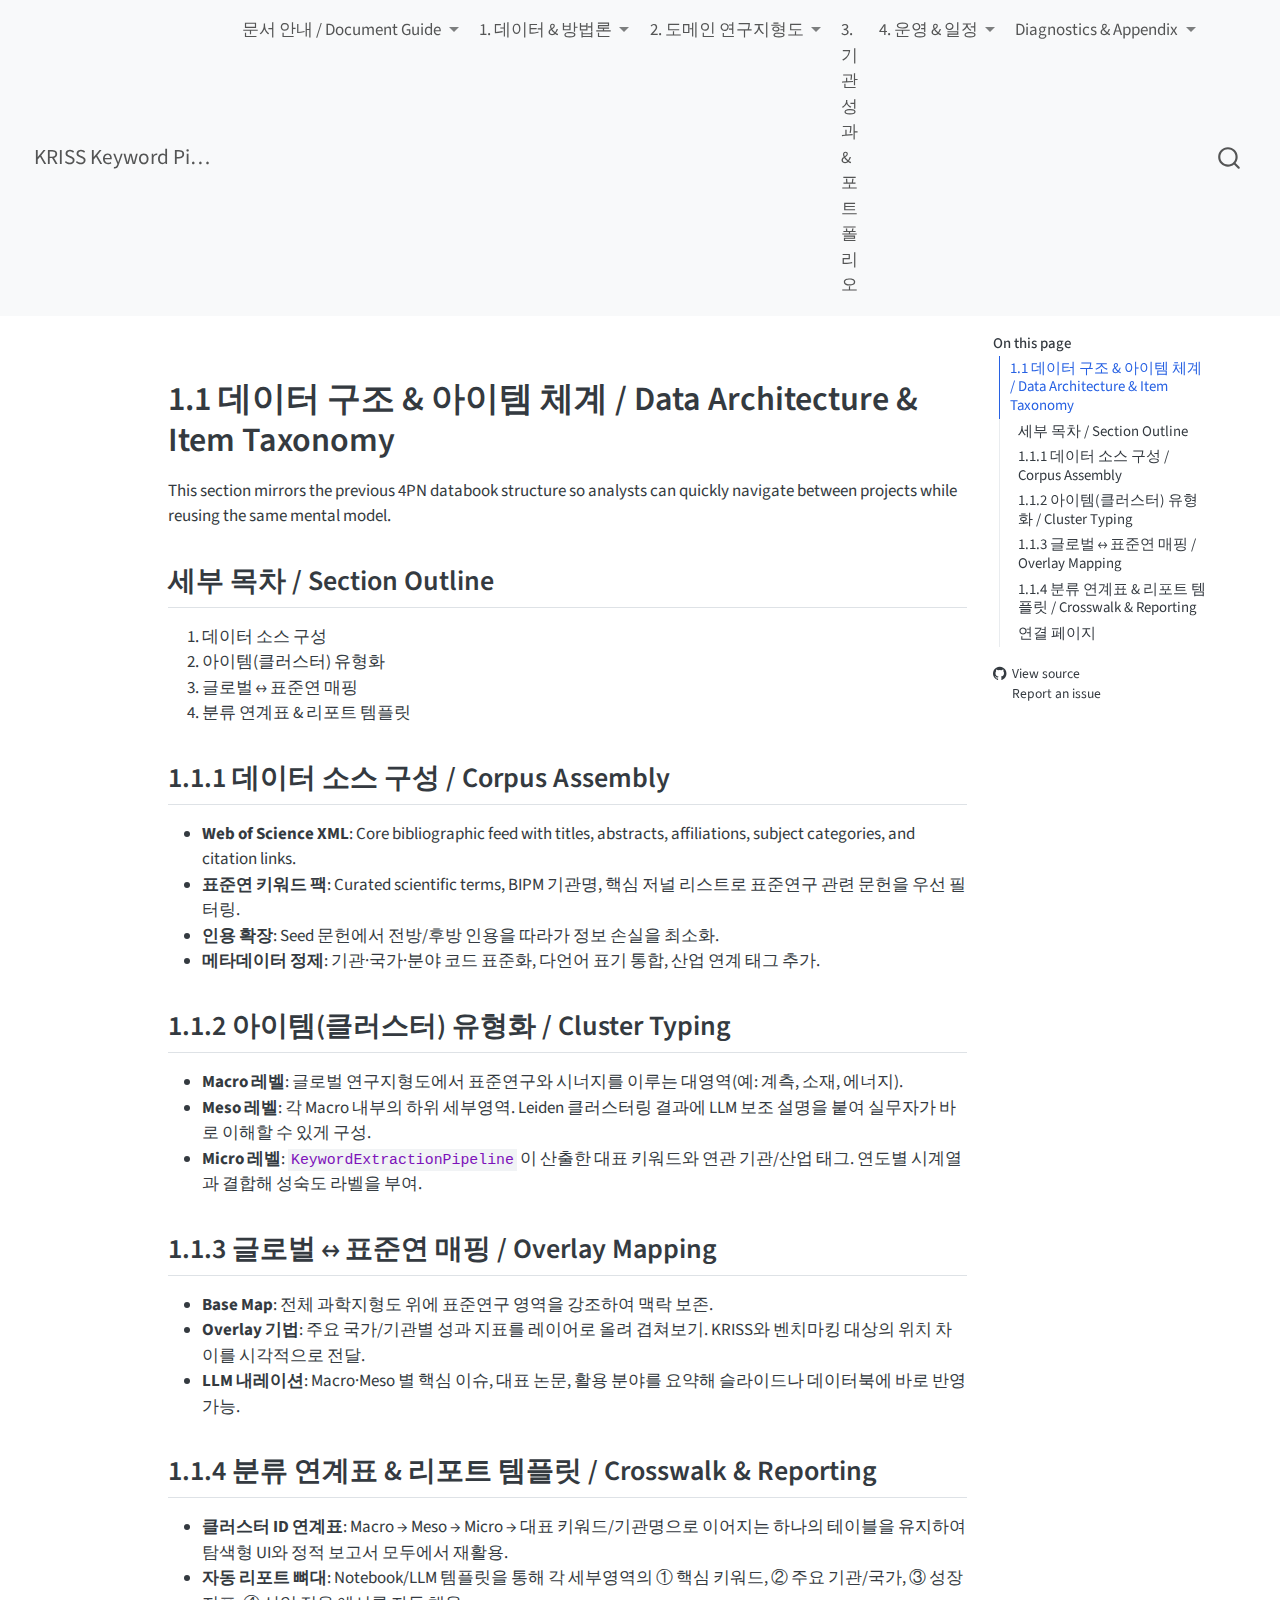
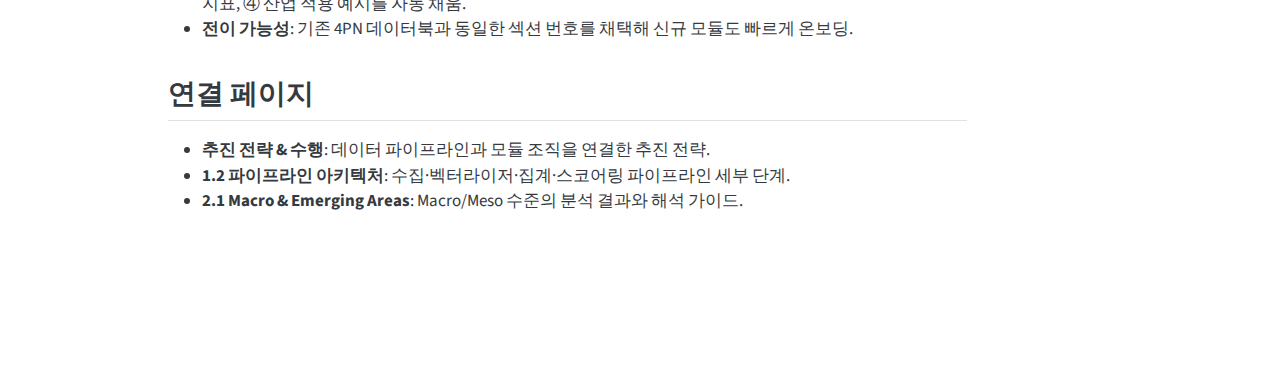
<file: docs/data_architecture.html>
<!DOCTYPE html>
<html xmlns="http://www.w3.org/1999/xhtml" lang="en" xml:lang="en"><head>

<meta charset="utf-8">
<meta name="generator" content="quarto-1.8.25">

<meta name="viewport" content="width=device-width, initial-scale=1.0, user-scalable=yes">


<title>data_architecture – KRISS Keyword Pipeline Report</title>
<style>
code{white-space: pre-wrap;}
span.smallcaps{font-variant: small-caps;}
div.columns{display: flex; gap: min(4vw, 1.5em);}
div.column{flex: auto; overflow-x: auto;}
div.hanging-indent{margin-left: 1.5em; text-indent: -1.5em;}
ul.task-list{list-style: none;}
ul.task-list li input[type="checkbox"] {
  width: 0.8em;
  margin: 0 0.8em 0.2em -1em; /* quarto-specific, see https://github.com/quarto-dev/quarto-cli/issues/4556 */ 
  vertical-align: middle;
}
</style>


<script src="../site_libs/quarto-nav/quarto-nav.js"></script>
<script src="../site_libs/quarto-nav/headroom.min.js"></script>
<script src="../site_libs/clipboard/clipboard.min.js"></script>
<script src="../site_libs/quarto-search/autocomplete.umd.js"></script>
<script src="../site_libs/quarto-search/fuse.min.js"></script>
<script src="../site_libs/quarto-search/quarto-search.js"></script>
<meta name="quarto:offset" content="../">
<script src="../site_libs/quarto-html/quarto.js" type="module"></script>
<script src="../site_libs/quarto-html/tabsets/tabsets.js" type="module"></script>
<script src="../site_libs/quarto-html/axe/axe-check.js" type="module"></script>
<script src="../site_libs/quarto-html/popper.min.js"></script>
<script src="../site_libs/quarto-html/tippy.umd.min.js"></script>
<script src="../site_libs/quarto-html/anchor.min.js"></script>
<link href="../site_libs/quarto-html/tippy.css" rel="stylesheet">
<link href="../site_libs/quarto-html/quarto-syntax-highlighting-7b89279ff1a6dce999919e0e67d4d9ec.css" rel="stylesheet" id="quarto-text-highlighting-styles">
<script src="../site_libs/bootstrap/bootstrap.min.js"></script>
<link href="../site_libs/bootstrap/bootstrap-icons.css" rel="stylesheet">
<link href="../site_libs/bootstrap/bootstrap-07effa53395b745c4c67794b4fcd4554.min.css" rel="stylesheet" append-hash="true" id="quarto-bootstrap" data-mode="light">
<script id="quarto-search-options" type="application/json">{
  "location": "navbar",
  "copy-button": false,
  "collapse-after": 3,
  "panel-placement": "end",
  "type": "overlay",
  "limit": 50,
  "keyboard-shortcut": [
    "f",
    "/",
    "s"
  ],
  "show-item-context": false,
  "language": {
    "search-no-results-text": "No results",
    "search-matching-documents-text": "matching documents",
    "search-copy-link-title": "Copy link to search",
    "search-hide-matches-text": "Hide additional matches",
    "search-more-match-text": "more match in this document",
    "search-more-matches-text": "more matches in this document",
    "search-clear-button-title": "Clear",
    "search-text-placeholder": "",
    "search-detached-cancel-button-title": "Cancel",
    "search-submit-button-title": "Submit",
    "search-label": "Search"
  }
}</script>


</head>

<body class="nav-fixed quarto-light">

<div id="quarto-search-results"></div>
  <header id="quarto-header" class="headroom fixed-top">
    <nav class="navbar navbar-expand-lg " data-bs-theme="dark">
      <div class="navbar-container container-fluid">
      <div class="navbar-brand-container mx-auto">
    <a href="../index.html" class="navbar-brand navbar-brand-logo">
    </a>
    <a class="navbar-brand" href="../index.html">
    <span class="navbar-title">KRISS Keyword Pipeline Report</span>
    </a>
  </div>
            <div id="quarto-search" class="" title="Search"></div>
          <button class="navbar-toggler" type="button" data-bs-toggle="collapse" data-bs-target="#navbarCollapse" aria-controls="navbarCollapse" role="menu" aria-expanded="false" aria-label="Toggle navigation" onclick="if (window.quartoToggleHeadroom) { window.quartoToggleHeadroom(); }">
  <span class="navbar-toggler-icon"></span>
</button>
          <div class="collapse navbar-collapse" id="navbarCollapse">
            <ul class="navbar-nav navbar-nav-scroll me-auto">
  <li class="nav-item dropdown ">
    <a class="nav-link dropdown-toggle" href="#" id="nav-menu-document-guide" role="link" data-bs-toggle="dropdown" aria-expanded="false">
 <span class="menu-text">문서 안내 / Document Guide</span>
    </a>
    <ul class="dropdown-menu" aria-labelledby="nav-menu-document-guide">    
        <li>
    <a class="dropdown-item" href="../index.html">
 <span class="dropdown-text">홈 / Home</span></a>
  </li>  
        <li>
    <a class="dropdown-item" href="../docs/research_overview.html">
 <span class="dropdown-text">프로젝트 개요</span></a>
  </li>  
        <li>
    <a class="dropdown-item" href="../docs/strategy_execution.html">
 <span class="dropdown-text">추진 전략 &amp; 수행</span></a>
  </li>  
    </ul>
  </li>
  <li class="nav-item dropdown ">
    <a class="nav-link dropdown-toggle" href="#" id="nav-menu-" role="link" data-bs-toggle="dropdown" aria-expanded="false">
 <span class="menu-text">1. 데이터 &amp; 방법론</span>
    </a>
    <ul class="dropdown-menu" aria-labelledby="nav-menu-">    
        <li>
    <a class="dropdown-item" href="../docs/data_architecture.html">
 <span class="dropdown-text">1.1 데이터 구조 &amp; 아이템 체계</span></a>
  </li>  
        <li>
    <a class="dropdown-item" href="../docs/pipeline_architecture.html">
 <span class="dropdown-text">1.2 파이프라인 아키텍처</span></a>
  </li>  
        <li>
    <a class="dropdown-item" href="../docs/algorithmic_scoring.html">
 <span class="dropdown-text">1.3 Algorithmic Scoring</span></a>
  </li>  
        <li>
    <a class="dropdown-item" href="../docs/configuration.html">
 <span class="dropdown-text">1.4 Configuration Playbook</span></a>
  </li>  
    </ul>
  </li>
  <li class="nav-item dropdown ">
    <a class="nav-link dropdown-toggle" href="#" id="nav-menu--1" role="link" data-bs-toggle="dropdown" aria-expanded="false">
 <span class="menu-text">2. 도메인 연구지형도</span>
    </a>
    <ul class="dropdown-menu" aria-labelledby="nav-menu--1">    
        <li>
    <a class="dropdown-item" href="../docs/module_domain_map.html">
 <span class="dropdown-text">연구지형 개요 / Landscape Overview</span></a>
  </li>  
        <li>
    <a class="dropdown-item" href="../docs/keyword_trends.html">
 <span class="dropdown-text">키워드 추세 탐색기 / Keyword Trends</span></a>
  </li>  
    </ul>
  </li>
  <li class="nav-item">
    <a class="nav-link" href="../docs/module_institutional.html"> 
<span class="menu-text">3. 기관 성과 &amp; 포트폴리오</span></a>
  </li>  
  <li class="nav-item dropdown ">
    <a class="nav-link dropdown-toggle" href="#" id="nav-menu--2" role="link" data-bs-toggle="dropdown" aria-expanded="false">
 <span class="menu-text">4. 운영 &amp; 일정</span>
    </a>
    <ul class="dropdown-menu" aria-labelledby="nav-menu--2">    
        <li>
    <a class="dropdown-item" href="../docs/delivery_plan.html">
 <span class="dropdown-text">4.1 수행 체계 &amp; 일정</span></a>
  </li>  
        <li>
    <a class="dropdown-item" href="../docs/operations.html">
 <span class="dropdown-text">4.2 Operations &amp; Restart</span></a>
  </li>  
    </ul>
  </li>
  <li class="nav-item dropdown ">
    <a class="nav-link dropdown-toggle" href="#" id="nav-menu-diagnostics--appendix" role="link" data-bs-toggle="dropdown" aria-expanded="false">
 <span class="menu-text">Diagnostics &amp; Appendix</span>
    </a>
    <ul class="dropdown-menu" aria-labelledby="nav-menu-diagnostics--appendix">    
        <li>
    <a class="dropdown-item" href="../docs/diagnostics.html">
 <span class="dropdown-text">Diagnostics</span></a>
  </li>  
        <li>
    <a class="dropdown-item" href="../docs/appendix.html">
 <span class="dropdown-text">Appendix</span></a>
  </li>  
        <li>
    <a class="dropdown-item" href="../docs/change_log.html">
 <span class="dropdown-text">Change Log</span></a>
  </li>  
    </ul>
  </li>
</ul>
          </div> <!-- /navcollapse -->
            <div class="quarto-navbar-tools">
</div>
      </div> <!-- /container-fluid -->
    </nav>
</header>
<!-- content -->
<div id="quarto-content" class="quarto-container page-columns page-rows-contents page-layout-article page-navbar">
<!-- sidebar -->
<!-- margin-sidebar -->
    <div id="quarto-margin-sidebar" class="sidebar margin-sidebar">
        <nav id="TOC" role="doc-toc" class="toc-active">
    <h2 id="toc-title">On this page</h2>
   
  <ul class="collapse">
  <li><a href="#데이터-구조-아이템-체계-data-architecture-item-taxonomy" id="toc-데이터-구조-아이템-체계-data-architecture-item-taxonomy" class="nav-link active" data-scroll-target="#데이터-구조-아이템-체계-data-architecture-item-taxonomy">1.1 데이터 구조 &amp; 아이템 체계 / Data Architecture &amp; Item Taxonomy</a>
  <ul class="collapse">
  <li><a href="#세부-목차-section-outline" id="toc-세부-목차-section-outline" class="nav-link" data-scroll-target="#세부-목차-section-outline">세부 목차 / Section Outline</a></li>
  <li><a href="#데이터-소스-구성-corpus-assembly" id="toc-데이터-소스-구성-corpus-assembly" class="nav-link" data-scroll-target="#데이터-소스-구성-corpus-assembly">1.1.1 데이터 소스 구성 / Corpus Assembly</a></li>
  <li><a href="#아이템클러스터-유형화-cluster-typing" id="toc-아이템클러스터-유형화-cluster-typing" class="nav-link" data-scroll-target="#아이템클러스터-유형화-cluster-typing">1.1.2 아이템(클러스터) 유형화 / Cluster Typing</a></li>
  <li><a href="#글로벌-표준연-매핑-overlay-mapping" id="toc-글로벌-표준연-매핑-overlay-mapping" class="nav-link" data-scroll-target="#글로벌-표준연-매핑-overlay-mapping">1.1.3 글로벌 ↔︎ 표준연 매핑 / Overlay Mapping</a></li>
  <li><a href="#분류-연계표-리포트-템플릿-crosswalk-reporting" id="toc-분류-연계표-리포트-템플릿-crosswalk-reporting" class="nav-link" data-scroll-target="#분류-연계표-리포트-템플릿-crosswalk-reporting">1.1.4 분류 연계표 &amp; 리포트 템플릿 / Crosswalk &amp; Reporting</a></li>
  <li><a href="#연결-페이지" id="toc-연결-페이지" class="nav-link" data-scroll-target="#연결-페이지">연결 페이지</a></li>
  </ul></li>
  </ul>
<div class="toc-actions"><ul class="collapse"><li><a href="https://github.com/kimyoungjin06/final-report-placeholder/blob/main/docs/data_architecture.qmd" class="toc-action"><i class="bi bi-github"></i>View source</a></li><li><a href="https://github.com/kimyoungjin06/final-report-placeholder/issues/new" class="toc-action"><i class="bi empty"></i>Report an issue</a></li></ul></div></nav>
    </div>
<!-- main -->
<main class="content" id="quarto-document-content"><header id="title-block-header" class="quarto-title-block"></header>




<section id="데이터-구조-아이템-체계-data-architecture-item-taxonomy" class="level1">
<h1>1.1 데이터 구조 &amp; 아이템 체계 / Data Architecture &amp; Item Taxonomy</h1>
<p>This section mirrors the previous 4PN databook structure so analysts can quickly navigate between projects while reusing the same mental model.</p>
<section id="세부-목차-section-outline" class="level2">
<h2 class="anchored" data-anchor-id="세부-목차-section-outline">세부 목차 / Section Outline</h2>
<ol type="1">
<li>데이터 소스 구성</li>
<li>아이템(클러스터) 유형화</li>
<li>글로벌 ↔︎ 표준연 매핑</li>
<li>분류 연계표 &amp; 리포트 템플릿</li>
</ol>
</section>
<section id="데이터-소스-구성-corpus-assembly" class="level2">
<h2 class="anchored" data-anchor-id="데이터-소스-구성-corpus-assembly">1.1.1 데이터 소스 구성 / Corpus Assembly</h2>
<ul>
<li><strong>Web of Science XML</strong>: Core bibliographic feed with titles, abstracts, affiliations, subject categories, and citation links.</li>
<li><strong>표준연 키워드 팩</strong>: Curated scientific terms, BIPM 기관명, 핵심 저널 리스트로 표준연구 관련 문헌을 우선 필터링.</li>
<li><strong>인용 확장</strong>: Seed 문헌에서 전방/후방 인용을 따라가 정보 손실을 최소화.</li>
<li><strong>메타데이터 정제</strong>: 기관·국가·분야 코드 표준화, 다언어 표기 통합, 산업 연계 태그 추가.</li>
</ul>
</section>
<section id="아이템클러스터-유형화-cluster-typing" class="level2">
<h2 class="anchored" data-anchor-id="아이템클러스터-유형화-cluster-typing">1.1.2 아이템(클러스터) 유형화 / Cluster Typing</h2>
<ul>
<li><strong>Macro 레벨</strong>: 글로벌 연구지형도에서 표준연구와 시너지를 이루는 대영역(예: 계측, 소재, 에너지).</li>
<li><strong>Meso 레벨</strong>: 각 Macro 내부의 하위 세부영역. Leiden 클러스터링 결과에 LLM 보조 설명을 붙여 실무자가 바로 이해할 수 있게 구성.</li>
<li><strong>Micro 레벨</strong>: <code>KeywordExtractionPipeline</code> 이 산출한 대표 키워드와 연관 기관/산업 태그. 연도별 시계열과 결합해 성숙도 라벨을 부여.</li>
</ul>
</section>
<section id="글로벌-표준연-매핑-overlay-mapping" class="level2">
<h2 class="anchored" data-anchor-id="글로벌-표준연-매핑-overlay-mapping">1.1.3 글로벌 ↔︎ 표준연 매핑 / Overlay Mapping</h2>
<ul>
<li><strong>Base Map</strong>: 전체 과학지형도 위에 표준연구 영역을 강조하여 맥락 보존.</li>
<li><strong>Overlay 기법</strong>: 주요 국가/기관별 성과 지표를 레이어로 올려 겹쳐보기. KRISS와 벤치마킹 대상의 위치 차이를 시각적으로 전달.</li>
<li><strong>LLM 내레이션</strong>: Macro·Meso 별 핵심 이슈, 대표 논문, 활용 분야를 요약해 슬라이드나 데이터북에 바로 반영 가능.</li>
</ul>
</section>
<section id="분류-연계표-리포트-템플릿-crosswalk-reporting" class="level2">
<h2 class="anchored" data-anchor-id="분류-연계표-리포트-템플릿-crosswalk-reporting">1.1.4 분류 연계표 &amp; 리포트 템플릿 / Crosswalk &amp; Reporting</h2>
<ul>
<li><strong>클러스터 ID 연계표</strong>: Macro → Meso → Micro → 대표 키워드/기관명으로 이어지는 하나의 테이블을 유지하여 탐색형 UI와 정적 보고서 모두에서 재활용.</li>
<li><strong>자동 리포트 뼈대</strong>: Notebook/LLM 템플릿을 통해 각 세부영역의 ① 핵심 키워드, ② 주요 기관/국가, ③ 성장 지표, ④ 산업 적용 예시를 자동 채움.</li>
<li><strong>전이 가능성</strong>: 기존 4PN 데이터북과 동일한 섹션 번호를 채택해 신규 모듈도 빠르게 온보딩.</li>
</ul>
</section>
<section id="연결-페이지" class="level2">
<h2 class="anchored" data-anchor-id="연결-페이지">연결 페이지</h2>
<ul>
<li><strong>추진 전략 &amp; 수행</strong>: 데이터 파이프라인과 모듈 조직을 연결한 추진 전략.</li>
<li><strong>1.2 파이프라인 아키텍처</strong>: 수집·벡터라이저·집계·스코어링 파이프라인 세부 단계.</li>
<li><strong>2.1 Macro &amp; Emerging Areas</strong>: Macro/Meso 수준의 분석 결과와 해석 가이드.</li>
</ul>


</section>
</section>

</main> <!-- /main -->
<script id="quarto-html-after-body" type="application/javascript">
  window.document.addEventListener("DOMContentLoaded", function (event) {
    const icon = "";
    const anchorJS = new window.AnchorJS();
    anchorJS.options = {
      placement: 'right',
      icon: icon
    };
    anchorJS.add('.anchored');
    const isCodeAnnotation = (el) => {
      for (const clz of el.classList) {
        if (clz.startsWith('code-annotation-')) {                     
          return true;
        }
      }
      return false;
    }
    const onCopySuccess = function(e) {
      // button target
      const button = e.trigger;
      // don't keep focus
      button.blur();
      // flash "checked"
      button.classList.add('code-copy-button-checked');
      var currentTitle = button.getAttribute("title");
      button.setAttribute("title", "Copied!");
      let tooltip;
      if (window.bootstrap) {
        button.setAttribute("data-bs-toggle", "tooltip");
        button.setAttribute("data-bs-placement", "left");
        button.setAttribute("data-bs-title", "Copied!");
        tooltip = new bootstrap.Tooltip(button, 
          { trigger: "manual", 
            customClass: "code-copy-button-tooltip",
            offset: [0, -8]});
        tooltip.show();    
      }
      setTimeout(function() {
        if (tooltip) {
          tooltip.hide();
          button.removeAttribute("data-bs-title");
          button.removeAttribute("data-bs-toggle");
          button.removeAttribute("data-bs-placement");
        }
        button.setAttribute("title", currentTitle);
        button.classList.remove('code-copy-button-checked');
      }, 1000);
      // clear code selection
      e.clearSelection();
    }
    const getTextToCopy = function(trigger) {
      const outerScaffold = trigger.parentElement.cloneNode(true);
      const codeEl = outerScaffold.querySelector('code');
      for (const childEl of codeEl.children) {
        if (isCodeAnnotation(childEl)) {
          childEl.remove();
        }
      }
      return codeEl.innerText;
    }
    const clipboard = new window.ClipboardJS('.code-copy-button:not([data-in-quarto-modal])', {
      text: getTextToCopy
    });
    clipboard.on('success', onCopySuccess);
    if (window.document.getElementById('quarto-embedded-source-code-modal')) {
      const clipboardModal = new window.ClipboardJS('.code-copy-button[data-in-quarto-modal]', {
        text: getTextToCopy,
        container: window.document.getElementById('quarto-embedded-source-code-modal')
      });
      clipboardModal.on('success', onCopySuccess);
    }
      var localhostRegex = new RegExp(/^(?:http|https):\/\/localhost\:?[0-9]*\//);
      var mailtoRegex = new RegExp(/^mailto:/);
        var filterRegex = new RegExp('/' + window.location.host + '/');
      var isInternal = (href) => {
          return filterRegex.test(href) || localhostRegex.test(href) || mailtoRegex.test(href);
      }
      // Inspect non-navigation links and adorn them if external
     var links = window.document.querySelectorAll('a[href]:not(.nav-link):not(.navbar-brand):not(.toc-action):not(.sidebar-link):not(.sidebar-item-toggle):not(.pagination-link):not(.no-external):not([aria-hidden]):not(.dropdown-item):not(.quarto-navigation-tool):not(.about-link)');
      for (var i=0; i<links.length; i++) {
        const link = links[i];
        if (!isInternal(link.href)) {
          // undo the damage that might have been done by quarto-nav.js in the case of
          // links that we want to consider external
          if (link.dataset.originalHref !== undefined) {
            link.href = link.dataset.originalHref;
          }
        }
      }
    function tippyHover(el, contentFn, onTriggerFn, onUntriggerFn) {
      const config = {
        allowHTML: true,
        maxWidth: 500,
        delay: 100,
        arrow: false,
        appendTo: function(el) {
            return el.parentElement;
        },
        interactive: true,
        interactiveBorder: 10,
        theme: 'quarto',
        placement: 'bottom-start',
      };
      if (contentFn) {
        config.content = contentFn;
      }
      if (onTriggerFn) {
        config.onTrigger = onTriggerFn;
      }
      if (onUntriggerFn) {
        config.onUntrigger = onUntriggerFn;
      }
      window.tippy(el, config); 
    }
    const noterefs = window.document.querySelectorAll('a[role="doc-noteref"]');
    for (var i=0; i<noterefs.length; i++) {
      const ref = noterefs[i];
      tippyHover(ref, function() {
        // use id or data attribute instead here
        let href = ref.getAttribute('data-footnote-href') || ref.getAttribute('href');
        try { href = new URL(href).hash; } catch {}
        const id = href.replace(/^#\/?/, "");
        const note = window.document.getElementById(id);
        if (note) {
          return note.innerHTML;
        } else {
          return "";
        }
      });
    }
    const xrefs = window.document.querySelectorAll('a.quarto-xref');
    const processXRef = (id, note) => {
      // Strip column container classes
      const stripColumnClz = (el) => {
        el.classList.remove("page-full", "page-columns");
        if (el.children) {
          for (const child of el.children) {
            stripColumnClz(child);
          }
        }
      }
      stripColumnClz(note)
      if (id === null || id.startsWith('sec-')) {
        // Special case sections, only their first couple elements
        const container = document.createElement("div");
        if (note.children && note.children.length > 2) {
          container.appendChild(note.children[0].cloneNode(true));
          for (let i = 1; i < note.children.length; i++) {
            const child = note.children[i];
            if (child.tagName === "P" && child.innerText === "") {
              continue;
            } else {
              container.appendChild(child.cloneNode(true));
              break;
            }
          }
          if (window.Quarto?.typesetMath) {
            window.Quarto.typesetMath(container);
          }
          return container.innerHTML
        } else {
          if (window.Quarto?.typesetMath) {
            window.Quarto.typesetMath(note);
          }
          return note.innerHTML;
        }
      } else {
        // Remove any anchor links if they are present
        const anchorLink = note.querySelector('a.anchorjs-link');
        if (anchorLink) {
          anchorLink.remove();
        }
        if (window.Quarto?.typesetMath) {
          window.Quarto.typesetMath(note);
        }
        if (note.classList.contains("callout")) {
          return note.outerHTML;
        } else {
          return note.innerHTML;
        }
      }
    }
    for (var i=0; i<xrefs.length; i++) {
      const xref = xrefs[i];
      tippyHover(xref, undefined, function(instance) {
        instance.disable();
        let url = xref.getAttribute('href');
        let hash = undefined; 
        if (url.startsWith('#')) {
          hash = url;
        } else {
          try { hash = new URL(url).hash; } catch {}
        }
        if (hash) {
          const id = hash.replace(/^#\/?/, "");
          const note = window.document.getElementById(id);
          if (note !== null) {
            try {
              const html = processXRef(id, note.cloneNode(true));
              instance.setContent(html);
            } finally {
              instance.enable();
              instance.show();
            }
          } else {
            // See if we can fetch this
            fetch(url.split('#')[0])
            .then(res => res.text())
            .then(html => {
              const parser = new DOMParser();
              const htmlDoc = parser.parseFromString(html, "text/html");
              const note = htmlDoc.getElementById(id);
              if (note !== null) {
                const html = processXRef(id, note);
                instance.setContent(html);
              } 
            }).finally(() => {
              instance.enable();
              instance.show();
            });
          }
        } else {
          // See if we can fetch a full url (with no hash to target)
          // This is a special case and we should probably do some content thinning / targeting
          fetch(url)
          .then(res => res.text())
          .then(html => {
            const parser = new DOMParser();
            const htmlDoc = parser.parseFromString(html, "text/html");
            const note = htmlDoc.querySelector('main.content');
            if (note !== null) {
              // This should only happen for chapter cross references
              // (since there is no id in the URL)
              // remove the first header
              if (note.children.length > 0 && note.children[0].tagName === "HEADER") {
                note.children[0].remove();
              }
              const html = processXRef(null, note);
              instance.setContent(html);
            } 
          }).finally(() => {
            instance.enable();
            instance.show();
          });
        }
      }, function(instance) {
      });
    }
        let selectedAnnoteEl;
        const selectorForAnnotation = ( cell, annotation) => {
          let cellAttr = 'data-code-cell="' + cell + '"';
          let lineAttr = 'data-code-annotation="' +  annotation + '"';
          const selector = 'span[' + cellAttr + '][' + lineAttr + ']';
          return selector;
        }
        const selectCodeLines = (annoteEl) => {
          const doc = window.document;
          const targetCell = annoteEl.getAttribute("data-target-cell");
          const targetAnnotation = annoteEl.getAttribute("data-target-annotation");
          const annoteSpan = window.document.querySelector(selectorForAnnotation(targetCell, targetAnnotation));
          const lines = annoteSpan.getAttribute("data-code-lines").split(",");
          const lineIds = lines.map((line) => {
            return targetCell + "-" + line;
          })
          let top = null;
          let height = null;
          let parent = null;
          if (lineIds.length > 0) {
              //compute the position of the single el (top and bottom and make a div)
              const el = window.document.getElementById(lineIds[0]);
              top = el.offsetTop;
              height = el.offsetHeight;
              parent = el.parentElement.parentElement;
            if (lineIds.length > 1) {
              const lastEl = window.document.getElementById(lineIds[lineIds.length - 1]);
              const bottom = lastEl.offsetTop + lastEl.offsetHeight;
              height = bottom - top;
            }
            if (top !== null && height !== null && parent !== null) {
              // cook up a div (if necessary) and position it 
              let div = window.document.getElementById("code-annotation-line-highlight");
              if (div === null) {
                div = window.document.createElement("div");
                div.setAttribute("id", "code-annotation-line-highlight");
                div.style.position = 'absolute';
                parent.appendChild(div);
              }
              div.style.top = top - 2 + "px";
              div.style.height = height + 4 + "px";
              div.style.left = 0;
              let gutterDiv = window.document.getElementById("code-annotation-line-highlight-gutter");
              if (gutterDiv === null) {
                gutterDiv = window.document.createElement("div");
                gutterDiv.setAttribute("id", "code-annotation-line-highlight-gutter");
                gutterDiv.style.position = 'absolute';
                const codeCell = window.document.getElementById(targetCell);
                const gutter = codeCell.querySelector('.code-annotation-gutter');
                gutter.appendChild(gutterDiv);
              }
              gutterDiv.style.top = top - 2 + "px";
              gutterDiv.style.height = height + 4 + "px";
            }
            selectedAnnoteEl = annoteEl;
          }
        };
        const unselectCodeLines = () => {
          const elementsIds = ["code-annotation-line-highlight", "code-annotation-line-highlight-gutter"];
          elementsIds.forEach((elId) => {
            const div = window.document.getElementById(elId);
            if (div) {
              div.remove();
            }
          });
          selectedAnnoteEl = undefined;
        };
          // Handle positioning of the toggle
      window.addEventListener(
        "resize",
        throttle(() => {
          elRect = undefined;
          if (selectedAnnoteEl) {
            selectCodeLines(selectedAnnoteEl);
          }
        }, 10)
      );
      function throttle(fn, ms) {
      let throttle = false;
      let timer;
        return (...args) => {
          if(!throttle) { // first call gets through
              fn.apply(this, args);
              throttle = true;
          } else { // all the others get throttled
              if(timer) clearTimeout(timer); // cancel #2
              timer = setTimeout(() => {
                fn.apply(this, args);
                timer = throttle = false;
              }, ms);
          }
        };
      }
        // Attach click handler to the DT
        const annoteDls = window.document.querySelectorAll('dt[data-target-cell]');
        for (const annoteDlNode of annoteDls) {
          annoteDlNode.addEventListener('click', (event) => {
            const clickedEl = event.target;
            if (clickedEl !== selectedAnnoteEl) {
              unselectCodeLines();
              const activeEl = window.document.querySelector('dt[data-target-cell].code-annotation-active');
              if (activeEl) {
                activeEl.classList.remove('code-annotation-active');
              }
              selectCodeLines(clickedEl);
              clickedEl.classList.add('code-annotation-active');
            } else {
              // Unselect the line
              unselectCodeLines();
              clickedEl.classList.remove('code-annotation-active');
            }
          });
        }
    const findCites = (el) => {
      const parentEl = el.parentElement;
      if (parentEl) {
        const cites = parentEl.dataset.cites;
        if (cites) {
          return {
            el,
            cites: cites.split(' ')
          };
        } else {
          return findCites(el.parentElement)
        }
      } else {
        return undefined;
      }
    };
    var bibliorefs = window.document.querySelectorAll('a[role="doc-biblioref"]');
    for (var i=0; i<bibliorefs.length; i++) {
      const ref = bibliorefs[i];
      const citeInfo = findCites(ref);
      if (citeInfo) {
        tippyHover(citeInfo.el, function() {
          var popup = window.document.createElement('div');
          citeInfo.cites.forEach(function(cite) {
            var citeDiv = window.document.createElement('div');
            citeDiv.classList.add('hanging-indent');
            citeDiv.classList.add('csl-entry');
            var biblioDiv = window.document.getElementById('ref-' + cite);
            if (biblioDiv) {
              citeDiv.innerHTML = biblioDiv.innerHTML;
            }
            popup.appendChild(citeDiv);
          });
          return popup.innerHTML;
        });
      }
    }
  });
  </script>
</div> <!-- /content -->




<footer class="footer"><div class="nav-footer"><div class="nav-footer-center"><div class="toc-actions d-sm-block d-md-none"><ul><li><a href="https://github.com/kimyoungjin06/final-report-placeholder/blob/main/docs/data_architecture.qmd" class="toc-action"><i class="bi bi-github"></i>View source</a></li><li><a href="https://github.com/kimyoungjin06/final-report-placeholder/issues/new" class="toc-action"><i class="bi empty"></i>Report an issue</a></li></ul></div></div></div></footer></body></html>
</file>
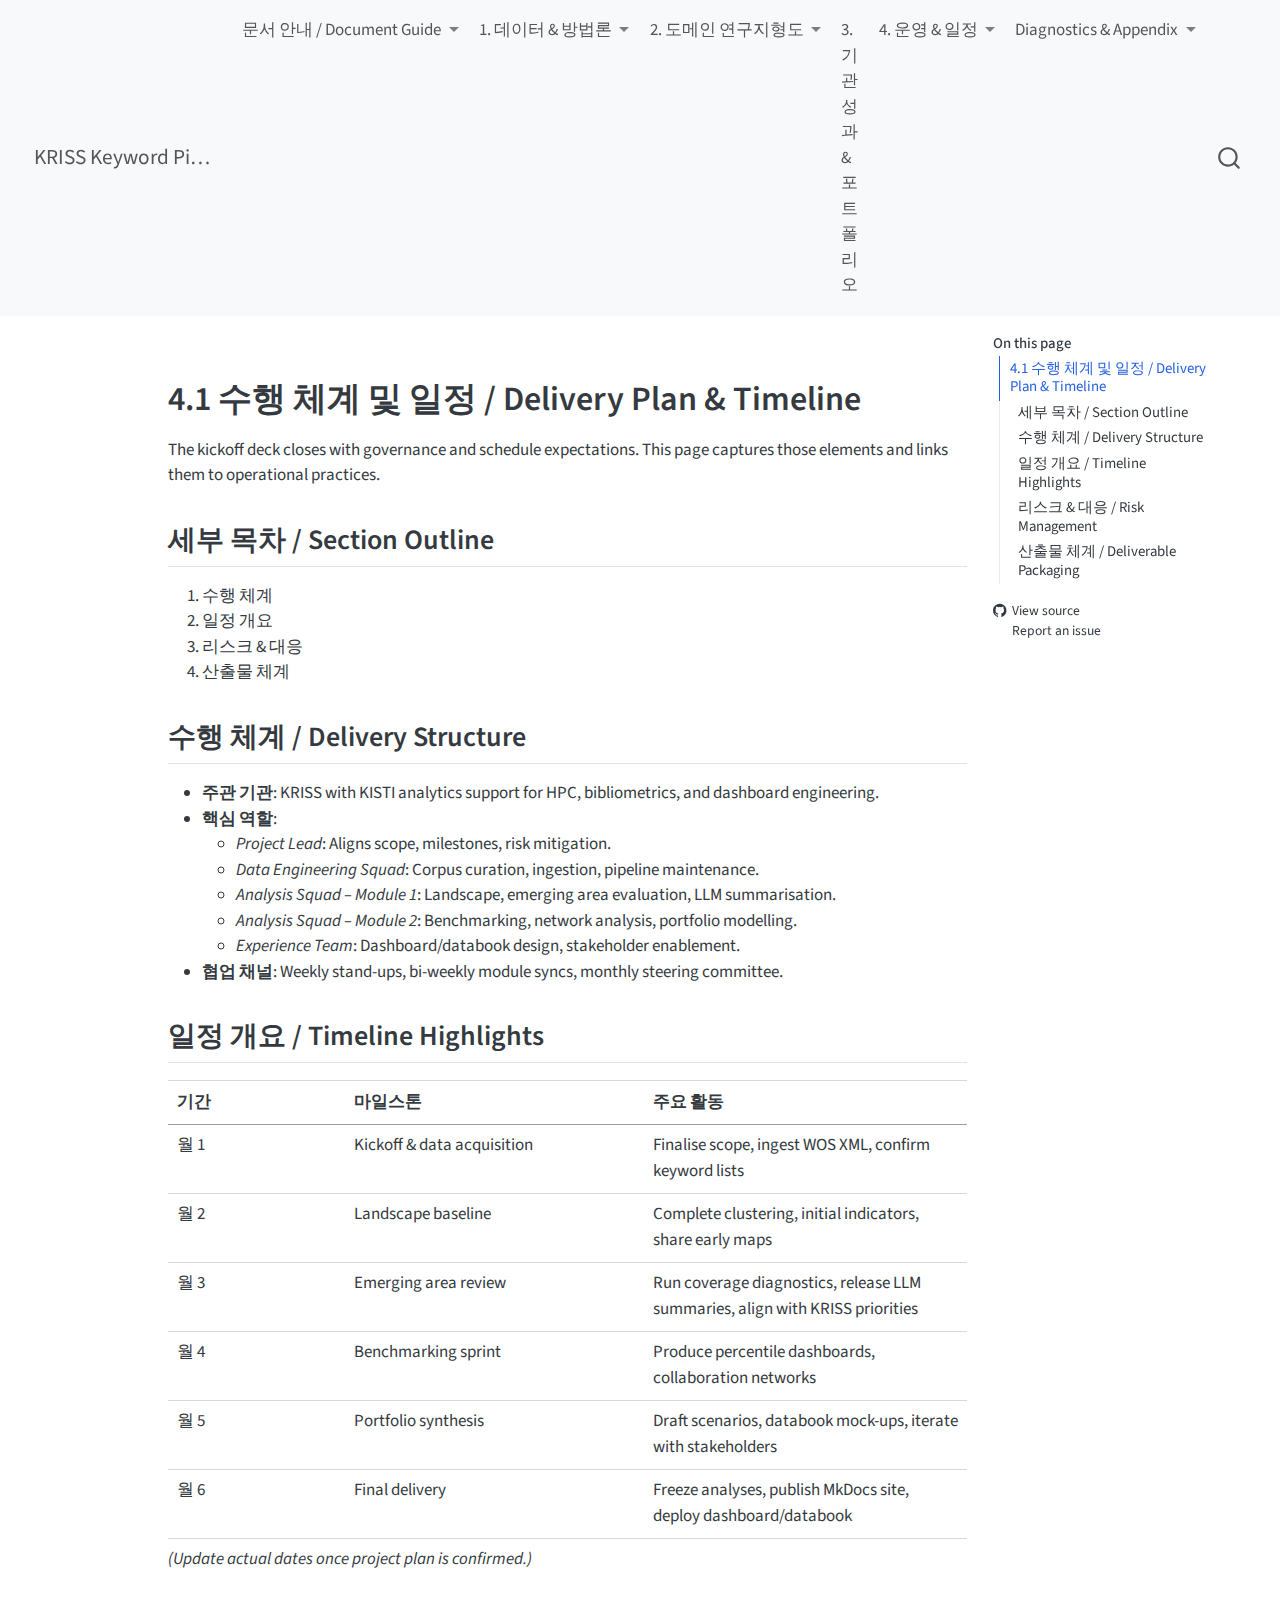
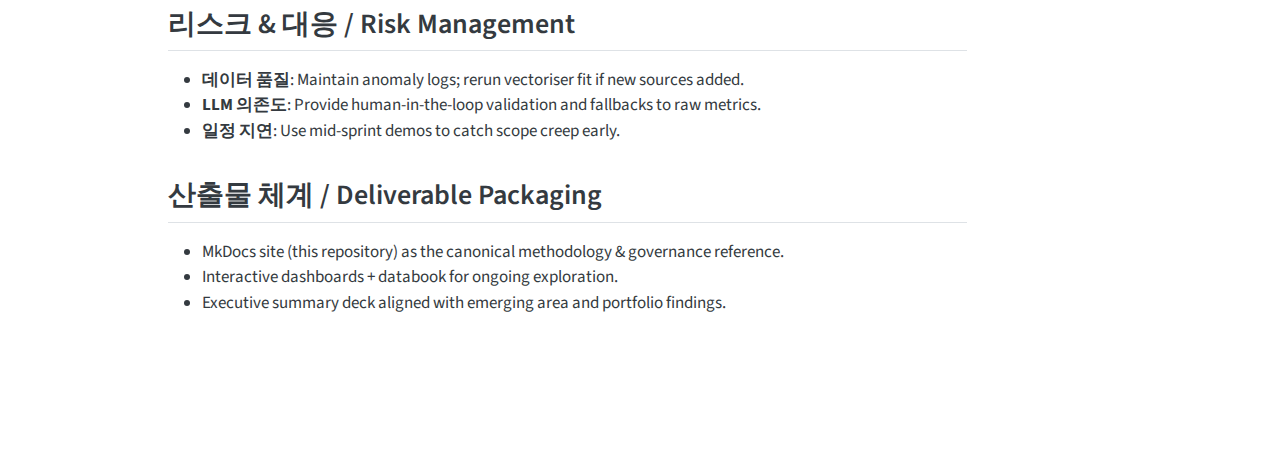
<file: docs/delivery_plan.html>
<!DOCTYPE html>
<html xmlns="http://www.w3.org/1999/xhtml" lang="en" xml:lang="en"><head>

<meta charset="utf-8">
<meta name="generator" content="quarto-1.8.25">

<meta name="viewport" content="width=device-width, initial-scale=1.0, user-scalable=yes">


<title>delivery_plan – KRISS Keyword Pipeline Report</title>
<style>
code{white-space: pre-wrap;}
span.smallcaps{font-variant: small-caps;}
div.columns{display: flex; gap: min(4vw, 1.5em);}
div.column{flex: auto; overflow-x: auto;}
div.hanging-indent{margin-left: 1.5em; text-indent: -1.5em;}
ul.task-list{list-style: none;}
ul.task-list li input[type="checkbox"] {
  width: 0.8em;
  margin: 0 0.8em 0.2em -1em; /* quarto-specific, see https://github.com/quarto-dev/quarto-cli/issues/4556 */ 
  vertical-align: middle;
}
</style>


<script src="../site_libs/quarto-nav/quarto-nav.js"></script>
<script src="../site_libs/quarto-nav/headroom.min.js"></script>
<script src="../site_libs/clipboard/clipboard.min.js"></script>
<script src="../site_libs/quarto-search/autocomplete.umd.js"></script>
<script src="../site_libs/quarto-search/fuse.min.js"></script>
<script src="../site_libs/quarto-search/quarto-search.js"></script>
<meta name="quarto:offset" content="../">
<script src="../site_libs/quarto-html/quarto.js" type="module"></script>
<script src="../site_libs/quarto-html/tabsets/tabsets.js" type="module"></script>
<script src="../site_libs/quarto-html/axe/axe-check.js" type="module"></script>
<script src="../site_libs/quarto-html/popper.min.js"></script>
<script src="../site_libs/quarto-html/tippy.umd.min.js"></script>
<script src="../site_libs/quarto-html/anchor.min.js"></script>
<link href="../site_libs/quarto-html/tippy.css" rel="stylesheet">
<link href="../site_libs/quarto-html/quarto-syntax-highlighting-7b89279ff1a6dce999919e0e67d4d9ec.css" rel="stylesheet" id="quarto-text-highlighting-styles">
<script src="../site_libs/bootstrap/bootstrap.min.js"></script>
<link href="../site_libs/bootstrap/bootstrap-icons.css" rel="stylesheet">
<link href="../site_libs/bootstrap/bootstrap-07effa53395b745c4c67794b4fcd4554.min.css" rel="stylesheet" append-hash="true" id="quarto-bootstrap" data-mode="light">
<script id="quarto-search-options" type="application/json">{
  "location": "navbar",
  "copy-button": false,
  "collapse-after": 3,
  "panel-placement": "end",
  "type": "overlay",
  "limit": 50,
  "keyboard-shortcut": [
    "f",
    "/",
    "s"
  ],
  "show-item-context": false,
  "language": {
    "search-no-results-text": "No results",
    "search-matching-documents-text": "matching documents",
    "search-copy-link-title": "Copy link to search",
    "search-hide-matches-text": "Hide additional matches",
    "search-more-match-text": "more match in this document",
    "search-more-matches-text": "more matches in this document",
    "search-clear-button-title": "Clear",
    "search-text-placeholder": "",
    "search-detached-cancel-button-title": "Cancel",
    "search-submit-button-title": "Submit",
    "search-label": "Search"
  }
}</script>


</head>

<body class="nav-fixed quarto-light">

<div id="quarto-search-results"></div>
  <header id="quarto-header" class="headroom fixed-top">
    <nav class="navbar navbar-expand-lg " data-bs-theme="dark">
      <div class="navbar-container container-fluid">
      <div class="navbar-brand-container mx-auto">
    <a href="../index.html" class="navbar-brand navbar-brand-logo">
    </a>
    <a class="navbar-brand" href="../index.html">
    <span class="navbar-title">KRISS Keyword Pipeline Report</span>
    </a>
  </div>
            <div id="quarto-search" class="" title="Search"></div>
          <button class="navbar-toggler" type="button" data-bs-toggle="collapse" data-bs-target="#navbarCollapse" aria-controls="navbarCollapse" role="menu" aria-expanded="false" aria-label="Toggle navigation" onclick="if (window.quartoToggleHeadroom) { window.quartoToggleHeadroom(); }">
  <span class="navbar-toggler-icon"></span>
</button>
          <div class="collapse navbar-collapse" id="navbarCollapse">
            <ul class="navbar-nav navbar-nav-scroll me-auto">
  <li class="nav-item dropdown ">
    <a class="nav-link dropdown-toggle" href="#" id="nav-menu-document-guide" role="link" data-bs-toggle="dropdown" aria-expanded="false">
 <span class="menu-text">문서 안내 / Document Guide</span>
    </a>
    <ul class="dropdown-menu" aria-labelledby="nav-menu-document-guide">    
        <li>
    <a class="dropdown-item" href="../index.html">
 <span class="dropdown-text">홈 / Home</span></a>
  </li>  
        <li>
    <a class="dropdown-item" href="../docs/research_overview.html">
 <span class="dropdown-text">프로젝트 개요</span></a>
  </li>  
        <li>
    <a class="dropdown-item" href="../docs/strategy_execution.html">
 <span class="dropdown-text">추진 전략 &amp; 수행</span></a>
  </li>  
    </ul>
  </li>
  <li class="nav-item dropdown ">
    <a class="nav-link dropdown-toggle" href="#" id="nav-menu-" role="link" data-bs-toggle="dropdown" aria-expanded="false">
 <span class="menu-text">1. 데이터 &amp; 방법론</span>
    </a>
    <ul class="dropdown-menu" aria-labelledby="nav-menu-">    
        <li>
    <a class="dropdown-item" href="../docs/data_architecture.html">
 <span class="dropdown-text">1.1 데이터 구조 &amp; 아이템 체계</span></a>
  </li>  
        <li>
    <a class="dropdown-item" href="../docs/pipeline_architecture.html">
 <span class="dropdown-text">1.2 파이프라인 아키텍처</span></a>
  </li>  
        <li>
    <a class="dropdown-item" href="../docs/algorithmic_scoring.html">
 <span class="dropdown-text">1.3 Algorithmic Scoring</span></a>
  </li>  
        <li>
    <a class="dropdown-item" href="../docs/configuration.html">
 <span class="dropdown-text">1.4 Configuration Playbook</span></a>
  </li>  
    </ul>
  </li>
  <li class="nav-item dropdown ">
    <a class="nav-link dropdown-toggle" href="#" id="nav-menu--1" role="link" data-bs-toggle="dropdown" aria-expanded="false">
 <span class="menu-text">2. 도메인 연구지형도</span>
    </a>
    <ul class="dropdown-menu" aria-labelledby="nav-menu--1">    
        <li>
    <a class="dropdown-item" href="../docs/module_domain_map.html">
 <span class="dropdown-text">연구지형 개요 / Landscape Overview</span></a>
  </li>  
        <li>
    <a class="dropdown-item" href="../docs/keyword_trends.html">
 <span class="dropdown-text">키워드 추세 탐색기 / Keyword Trends</span></a>
  </li>  
    </ul>
  </li>
  <li class="nav-item">
    <a class="nav-link" href="../docs/module_institutional.html"> 
<span class="menu-text">3. 기관 성과 &amp; 포트폴리오</span></a>
  </li>  
  <li class="nav-item dropdown ">
    <a class="nav-link dropdown-toggle" href="#" id="nav-menu--2" role="link" data-bs-toggle="dropdown" aria-expanded="false">
 <span class="menu-text">4. 운영 &amp; 일정</span>
    </a>
    <ul class="dropdown-menu" aria-labelledby="nav-menu--2">    
        <li>
    <a class="dropdown-item" href="../docs/delivery_plan.html">
 <span class="dropdown-text">4.1 수행 체계 &amp; 일정</span></a>
  </li>  
        <li>
    <a class="dropdown-item" href="../docs/operations.html">
 <span class="dropdown-text">4.2 Operations &amp; Restart</span></a>
  </li>  
    </ul>
  </li>
  <li class="nav-item dropdown ">
    <a class="nav-link dropdown-toggle" href="#" id="nav-menu-diagnostics--appendix" role="link" data-bs-toggle="dropdown" aria-expanded="false">
 <span class="menu-text">Diagnostics &amp; Appendix</span>
    </a>
    <ul class="dropdown-menu" aria-labelledby="nav-menu-diagnostics--appendix">    
        <li>
    <a class="dropdown-item" href="../docs/diagnostics.html">
 <span class="dropdown-text">Diagnostics</span></a>
  </li>  
        <li>
    <a class="dropdown-item" href="../docs/appendix.html">
 <span class="dropdown-text">Appendix</span></a>
  </li>  
        <li>
    <a class="dropdown-item" href="../docs/change_log.html">
 <span class="dropdown-text">Change Log</span></a>
  </li>  
    </ul>
  </li>
</ul>
          </div> <!-- /navcollapse -->
            <div class="quarto-navbar-tools">
</div>
      </div> <!-- /container-fluid -->
    </nav>
</header>
<!-- content -->
<div id="quarto-content" class="quarto-container page-columns page-rows-contents page-layout-article page-navbar">
<!-- sidebar -->
<!-- margin-sidebar -->
    <div id="quarto-margin-sidebar" class="sidebar margin-sidebar">
        <nav id="TOC" role="doc-toc" class="toc-active">
    <h2 id="toc-title">On this page</h2>
   
  <ul class="collapse">
  <li><a href="#수행-체계-및-일정-delivery-plan-timeline" id="toc-수행-체계-및-일정-delivery-plan-timeline" class="nav-link active" data-scroll-target="#수행-체계-및-일정-delivery-plan-timeline">4.1 수행 체계 및 일정 / Delivery Plan &amp; Timeline</a>
  <ul class="collapse">
  <li><a href="#세부-목차-section-outline" id="toc-세부-목차-section-outline" class="nav-link" data-scroll-target="#세부-목차-section-outline">세부 목차 / Section Outline</a></li>
  <li><a href="#수행-체계-delivery-structure" id="toc-수행-체계-delivery-structure" class="nav-link" data-scroll-target="#수행-체계-delivery-structure">수행 체계 / Delivery Structure</a></li>
  <li><a href="#일정-개요-timeline-highlights" id="toc-일정-개요-timeline-highlights" class="nav-link" data-scroll-target="#일정-개요-timeline-highlights">일정 개요 / Timeline Highlights</a></li>
  <li><a href="#리스크-대응-risk-management" id="toc-리스크-대응-risk-management" class="nav-link" data-scroll-target="#리스크-대응-risk-management">리스크 &amp; 대응 / Risk Management</a></li>
  <li><a href="#산출물-체계-deliverable-packaging" id="toc-산출물-체계-deliverable-packaging" class="nav-link" data-scroll-target="#산출물-체계-deliverable-packaging">산출물 체계 / Deliverable Packaging</a></li>
  </ul></li>
  </ul>
<div class="toc-actions"><ul class="collapse"><li><a href="https://github.com/kimyoungjin06/final-report-placeholder/blob/main/docs/delivery_plan.qmd" class="toc-action"><i class="bi bi-github"></i>View source</a></li><li><a href="https://github.com/kimyoungjin06/final-report-placeholder/issues/new" class="toc-action"><i class="bi empty"></i>Report an issue</a></li></ul></div></nav>
    </div>
<!-- main -->
<main class="content" id="quarto-document-content"><header id="title-block-header" class="quarto-title-block"></header>




<section id="수행-체계-및-일정-delivery-plan-timeline" class="level1">
<h1>4.1 수행 체계 및 일정 / Delivery Plan &amp; Timeline</h1>
<p>The kickoff deck closes with governance and schedule expectations. This page captures those elements and links them to operational practices.</p>
<section id="세부-목차-section-outline" class="level2">
<h2 class="anchored" data-anchor-id="세부-목차-section-outline">세부 목차 / Section Outline</h2>
<ol type="1">
<li>수행 체계</li>
<li>일정 개요</li>
<li>리스크 &amp; 대응</li>
<li>산출물 체계</li>
</ol>
</section>
<section id="수행-체계-delivery-structure" class="level2">
<h2 class="anchored" data-anchor-id="수행-체계-delivery-structure">수행 체계 / Delivery Structure</h2>
<ul>
<li><strong>주관 기관</strong>: KRISS with KISTI analytics support for HPC, bibliometrics, and dashboard engineering.</li>
<li><strong>핵심 역할</strong>:
<ul>
<li><em>Project Lead</em>: Aligns scope, milestones, risk mitigation.</li>
<li><em>Data Engineering Squad</em>: Corpus curation, ingestion, pipeline maintenance.</li>
<li><em>Analysis Squad – Module 1</em>: Landscape, emerging area evaluation, LLM summarisation.</li>
<li><em>Analysis Squad – Module 2</em>: Benchmarking, network analysis, portfolio modelling.</li>
<li><em>Experience Team</em>: Dashboard/databook design, stakeholder enablement.</li>
</ul></li>
<li><strong>협업 채널</strong>: Weekly stand-ups, bi-weekly module syncs, monthly steering committee.</li>
</ul>
</section>
<section id="일정-개요-timeline-highlights" class="level2">
<h2 class="anchored" data-anchor-id="일정-개요-timeline-highlights">일정 개요 / Timeline Highlights</h2>
<table class="caption-top table">
<colgroup>
<col style="width: 22%">
<col style="width: 37%">
<col style="width: 40%">
</colgroup>
<thead>
<tr class="header">
<th>기간</th>
<th>마일스톤</th>
<th>주요 활동</th>
</tr>
</thead>
<tbody>
<tr class="odd">
<td>월 1</td>
<td>Kickoff &amp; data acquisition</td>
<td>Finalise scope, ingest WOS XML, confirm keyword lists</td>
</tr>
<tr class="even">
<td>월 2</td>
<td>Landscape baseline</td>
<td>Complete clustering, initial indicators, share early maps</td>
</tr>
<tr class="odd">
<td>월 3</td>
<td>Emerging area review</td>
<td>Run coverage diagnostics, release LLM summaries, align with KRISS priorities</td>
</tr>
<tr class="even">
<td>월 4</td>
<td>Benchmarking sprint</td>
<td>Produce percentile dashboards, collaboration networks</td>
</tr>
<tr class="odd">
<td>월 5</td>
<td>Portfolio synthesis</td>
<td>Draft scenarios, databook mock-ups, iterate with stakeholders</td>
</tr>
<tr class="even">
<td>월 6</td>
<td>Final delivery</td>
<td>Freeze analyses, publish MkDocs site, deploy dashboard/databook</td>
</tr>
</tbody>
</table>
<p><em>(Update actual dates once project plan is confirmed.)</em></p>
</section>
<section id="리스크-대응-risk-management" class="level2">
<h2 class="anchored" data-anchor-id="리스크-대응-risk-management">리스크 &amp; 대응 / Risk Management</h2>
<ul>
<li><strong>데이터 품질</strong>: Maintain anomaly logs; rerun vectoriser fit if new sources added.</li>
<li><strong>LLM 의존도</strong>: Provide human-in-the-loop validation and fallbacks to raw metrics.</li>
<li><strong>일정 지연</strong>: Use mid-sprint demos to catch scope creep early.</li>
</ul>
</section>
<section id="산출물-체계-deliverable-packaging" class="level2">
<h2 class="anchored" data-anchor-id="산출물-체계-deliverable-packaging">산출물 체계 / Deliverable Packaging</h2>
<ul>
<li>MkDocs site (this repository) as the canonical methodology &amp; governance reference.</li>
<li>Interactive dashboards + databook for ongoing exploration.</li>
<li>Executive summary deck aligned with emerging area and portfolio findings.</li>
</ul>


</section>
</section>

</main> <!-- /main -->
<script id="quarto-html-after-body" type="application/javascript">
  window.document.addEventListener("DOMContentLoaded", function (event) {
    const icon = "";
    const anchorJS = new window.AnchorJS();
    anchorJS.options = {
      placement: 'right',
      icon: icon
    };
    anchorJS.add('.anchored');
    const isCodeAnnotation = (el) => {
      for (const clz of el.classList) {
        if (clz.startsWith('code-annotation-')) {                     
          return true;
        }
      }
      return false;
    }
    const onCopySuccess = function(e) {
      // button target
      const button = e.trigger;
      // don't keep focus
      button.blur();
      // flash "checked"
      button.classList.add('code-copy-button-checked');
      var currentTitle = button.getAttribute("title");
      button.setAttribute("title", "Copied!");
      let tooltip;
      if (window.bootstrap) {
        button.setAttribute("data-bs-toggle", "tooltip");
        button.setAttribute("data-bs-placement", "left");
        button.setAttribute("data-bs-title", "Copied!");
        tooltip = new bootstrap.Tooltip(button, 
          { trigger: "manual", 
            customClass: "code-copy-button-tooltip",
            offset: [0, -8]});
        tooltip.show();    
      }
      setTimeout(function() {
        if (tooltip) {
          tooltip.hide();
          button.removeAttribute("data-bs-title");
          button.removeAttribute("data-bs-toggle");
          button.removeAttribute("data-bs-placement");
        }
        button.setAttribute("title", currentTitle);
        button.classList.remove('code-copy-button-checked');
      }, 1000);
      // clear code selection
      e.clearSelection();
    }
    const getTextToCopy = function(trigger) {
      const outerScaffold = trigger.parentElement.cloneNode(true);
      const codeEl = outerScaffold.querySelector('code');
      for (const childEl of codeEl.children) {
        if (isCodeAnnotation(childEl)) {
          childEl.remove();
        }
      }
      return codeEl.innerText;
    }
    const clipboard = new window.ClipboardJS('.code-copy-button:not([data-in-quarto-modal])', {
      text: getTextToCopy
    });
    clipboard.on('success', onCopySuccess);
    if (window.document.getElementById('quarto-embedded-source-code-modal')) {
      const clipboardModal = new window.ClipboardJS('.code-copy-button[data-in-quarto-modal]', {
        text: getTextToCopy,
        container: window.document.getElementById('quarto-embedded-source-code-modal')
      });
      clipboardModal.on('success', onCopySuccess);
    }
      var localhostRegex = new RegExp(/^(?:http|https):\/\/localhost\:?[0-9]*\//);
      var mailtoRegex = new RegExp(/^mailto:/);
        var filterRegex = new RegExp('/' + window.location.host + '/');
      var isInternal = (href) => {
          return filterRegex.test(href) || localhostRegex.test(href) || mailtoRegex.test(href);
      }
      // Inspect non-navigation links and adorn them if external
     var links = window.document.querySelectorAll('a[href]:not(.nav-link):not(.navbar-brand):not(.toc-action):not(.sidebar-link):not(.sidebar-item-toggle):not(.pagination-link):not(.no-external):not([aria-hidden]):not(.dropdown-item):not(.quarto-navigation-tool):not(.about-link)');
      for (var i=0; i<links.length; i++) {
        const link = links[i];
        if (!isInternal(link.href)) {
          // undo the damage that might have been done by quarto-nav.js in the case of
          // links that we want to consider external
          if (link.dataset.originalHref !== undefined) {
            link.href = link.dataset.originalHref;
          }
        }
      }
    function tippyHover(el, contentFn, onTriggerFn, onUntriggerFn) {
      const config = {
        allowHTML: true,
        maxWidth: 500,
        delay: 100,
        arrow: false,
        appendTo: function(el) {
            return el.parentElement;
        },
        interactive: true,
        interactiveBorder: 10,
        theme: 'quarto',
        placement: 'bottom-start',
      };
      if (contentFn) {
        config.content = contentFn;
      }
      if (onTriggerFn) {
        config.onTrigger = onTriggerFn;
      }
      if (onUntriggerFn) {
        config.onUntrigger = onUntriggerFn;
      }
      window.tippy(el, config); 
    }
    const noterefs = window.document.querySelectorAll('a[role="doc-noteref"]');
    for (var i=0; i<noterefs.length; i++) {
      const ref = noterefs[i];
      tippyHover(ref, function() {
        // use id or data attribute instead here
        let href = ref.getAttribute('data-footnote-href') || ref.getAttribute('href');
        try { href = new URL(href).hash; } catch {}
        const id = href.replace(/^#\/?/, "");
        const note = window.document.getElementById(id);
        if (note) {
          return note.innerHTML;
        } else {
          return "";
        }
      });
    }
    const xrefs = window.document.querySelectorAll('a.quarto-xref');
    const processXRef = (id, note) => {
      // Strip column container classes
      const stripColumnClz = (el) => {
        el.classList.remove("page-full", "page-columns");
        if (el.children) {
          for (const child of el.children) {
            stripColumnClz(child);
          }
        }
      }
      stripColumnClz(note)
      if (id === null || id.startsWith('sec-')) {
        // Special case sections, only their first couple elements
        const container = document.createElement("div");
        if (note.children && note.children.length > 2) {
          container.appendChild(note.children[0].cloneNode(true));
          for (let i = 1; i < note.children.length; i++) {
            const child = note.children[i];
            if (child.tagName === "P" && child.innerText === "") {
              continue;
            } else {
              container.appendChild(child.cloneNode(true));
              break;
            }
          }
          if (window.Quarto?.typesetMath) {
            window.Quarto.typesetMath(container);
          }
          return container.innerHTML
        } else {
          if (window.Quarto?.typesetMath) {
            window.Quarto.typesetMath(note);
          }
          return note.innerHTML;
        }
      } else {
        // Remove any anchor links if they are present
        const anchorLink = note.querySelector('a.anchorjs-link');
        if (anchorLink) {
          anchorLink.remove();
        }
        if (window.Quarto?.typesetMath) {
          window.Quarto.typesetMath(note);
        }
        if (note.classList.contains("callout")) {
          return note.outerHTML;
        } else {
          return note.innerHTML;
        }
      }
    }
    for (var i=0; i<xrefs.length; i++) {
      const xref = xrefs[i];
      tippyHover(xref, undefined, function(instance) {
        instance.disable();
        let url = xref.getAttribute('href');
        let hash = undefined; 
        if (url.startsWith('#')) {
          hash = url;
        } else {
          try { hash = new URL(url).hash; } catch {}
        }
        if (hash) {
          const id = hash.replace(/^#\/?/, "");
          const note = window.document.getElementById(id);
          if (note !== null) {
            try {
              const html = processXRef(id, note.cloneNode(true));
              instance.setContent(html);
            } finally {
              instance.enable();
              instance.show();
            }
          } else {
            // See if we can fetch this
            fetch(url.split('#')[0])
            .then(res => res.text())
            .then(html => {
              const parser = new DOMParser();
              const htmlDoc = parser.parseFromString(html, "text/html");
              const note = htmlDoc.getElementById(id);
              if (note !== null) {
                const html = processXRef(id, note);
                instance.setContent(html);
              } 
            }).finally(() => {
              instance.enable();
              instance.show();
            });
          }
        } else {
          // See if we can fetch a full url (with no hash to target)
          // This is a special case and we should probably do some content thinning / targeting
          fetch(url)
          .then(res => res.text())
          .then(html => {
            const parser = new DOMParser();
            const htmlDoc = parser.parseFromString(html, "text/html");
            const note = htmlDoc.querySelector('main.content');
            if (note !== null) {
              // This should only happen for chapter cross references
              // (since there is no id in the URL)
              // remove the first header
              if (note.children.length > 0 && note.children[0].tagName === "HEADER") {
                note.children[0].remove();
              }
              const html = processXRef(null, note);
              instance.setContent(html);
            } 
          }).finally(() => {
            instance.enable();
            instance.show();
          });
        }
      }, function(instance) {
      });
    }
        let selectedAnnoteEl;
        const selectorForAnnotation = ( cell, annotation) => {
          let cellAttr = 'data-code-cell="' + cell + '"';
          let lineAttr = 'data-code-annotation="' +  annotation + '"';
          const selector = 'span[' + cellAttr + '][' + lineAttr + ']';
          return selector;
        }
        const selectCodeLines = (annoteEl) => {
          const doc = window.document;
          const targetCell = annoteEl.getAttribute("data-target-cell");
          const targetAnnotation = annoteEl.getAttribute("data-target-annotation");
          const annoteSpan = window.document.querySelector(selectorForAnnotation(targetCell, targetAnnotation));
          const lines = annoteSpan.getAttribute("data-code-lines").split(",");
          const lineIds = lines.map((line) => {
            return targetCell + "-" + line;
          })
          let top = null;
          let height = null;
          let parent = null;
          if (lineIds.length > 0) {
              //compute the position of the single el (top and bottom and make a div)
              const el = window.document.getElementById(lineIds[0]);
              top = el.offsetTop;
              height = el.offsetHeight;
              parent = el.parentElement.parentElement;
            if (lineIds.length > 1) {
              const lastEl = window.document.getElementById(lineIds[lineIds.length - 1]);
              const bottom = lastEl.offsetTop + lastEl.offsetHeight;
              height = bottom - top;
            }
            if (top !== null && height !== null && parent !== null) {
              // cook up a div (if necessary) and position it 
              let div = window.document.getElementById("code-annotation-line-highlight");
              if (div === null) {
                div = window.document.createElement("div");
                div.setAttribute("id", "code-annotation-line-highlight");
                div.style.position = 'absolute';
                parent.appendChild(div);
              }
              div.style.top = top - 2 + "px";
              div.style.height = height + 4 + "px";
              div.style.left = 0;
              let gutterDiv = window.document.getElementById("code-annotation-line-highlight-gutter");
              if (gutterDiv === null) {
                gutterDiv = window.document.createElement("div");
                gutterDiv.setAttribute("id", "code-annotation-line-highlight-gutter");
                gutterDiv.style.position = 'absolute';
                const codeCell = window.document.getElementById(targetCell);
                const gutter = codeCell.querySelector('.code-annotation-gutter');
                gutter.appendChild(gutterDiv);
              }
              gutterDiv.style.top = top - 2 + "px";
              gutterDiv.style.height = height + 4 + "px";
            }
            selectedAnnoteEl = annoteEl;
          }
        };
        const unselectCodeLines = () => {
          const elementsIds = ["code-annotation-line-highlight", "code-annotation-line-highlight-gutter"];
          elementsIds.forEach((elId) => {
            const div = window.document.getElementById(elId);
            if (div) {
              div.remove();
            }
          });
          selectedAnnoteEl = undefined;
        };
          // Handle positioning of the toggle
      window.addEventListener(
        "resize",
        throttle(() => {
          elRect = undefined;
          if (selectedAnnoteEl) {
            selectCodeLines(selectedAnnoteEl);
          }
        }, 10)
      );
      function throttle(fn, ms) {
      let throttle = false;
      let timer;
        return (...args) => {
          if(!throttle) { // first call gets through
              fn.apply(this, args);
              throttle = true;
          } else { // all the others get throttled
              if(timer) clearTimeout(timer); // cancel #2
              timer = setTimeout(() => {
                fn.apply(this, args);
                timer = throttle = false;
              }, ms);
          }
        };
      }
        // Attach click handler to the DT
        const annoteDls = window.document.querySelectorAll('dt[data-target-cell]');
        for (const annoteDlNode of annoteDls) {
          annoteDlNode.addEventListener('click', (event) => {
            const clickedEl = event.target;
            if (clickedEl !== selectedAnnoteEl) {
              unselectCodeLines();
              const activeEl = window.document.querySelector('dt[data-target-cell].code-annotation-active');
              if (activeEl) {
                activeEl.classList.remove('code-annotation-active');
              }
              selectCodeLines(clickedEl);
              clickedEl.classList.add('code-annotation-active');
            } else {
              // Unselect the line
              unselectCodeLines();
              clickedEl.classList.remove('code-annotation-active');
            }
          });
        }
    const findCites = (el) => {
      const parentEl = el.parentElement;
      if (parentEl) {
        const cites = parentEl.dataset.cites;
        if (cites) {
          return {
            el,
            cites: cites.split(' ')
          };
        } else {
          return findCites(el.parentElement)
        }
      } else {
        return undefined;
      }
    };
    var bibliorefs = window.document.querySelectorAll('a[role="doc-biblioref"]');
    for (var i=0; i<bibliorefs.length; i++) {
      const ref = bibliorefs[i];
      const citeInfo = findCites(ref);
      if (citeInfo) {
        tippyHover(citeInfo.el, function() {
          var popup = window.document.createElement('div');
          citeInfo.cites.forEach(function(cite) {
            var citeDiv = window.document.createElement('div');
            citeDiv.classList.add('hanging-indent');
            citeDiv.classList.add('csl-entry');
            var biblioDiv = window.document.getElementById('ref-' + cite);
            if (biblioDiv) {
              citeDiv.innerHTML = biblioDiv.innerHTML;
            }
            popup.appendChild(citeDiv);
          });
          return popup.innerHTML;
        });
      }
    }
  });
  </script>
</div> <!-- /content -->




<footer class="footer"><div class="nav-footer"><div class="nav-footer-center"><div class="toc-actions d-sm-block d-md-none"><ul><li><a href="https://github.com/kimyoungjin06/final-report-placeholder/blob/main/docs/delivery_plan.qmd" class="toc-action"><i class="bi bi-github"></i>View source</a></li><li><a href="https://github.com/kimyoungjin06/final-report-placeholder/issues/new" class="toc-action"><i class="bi empty"></i>Report an issue</a></li></ul></div></div></div></footer></body></html>
</file>
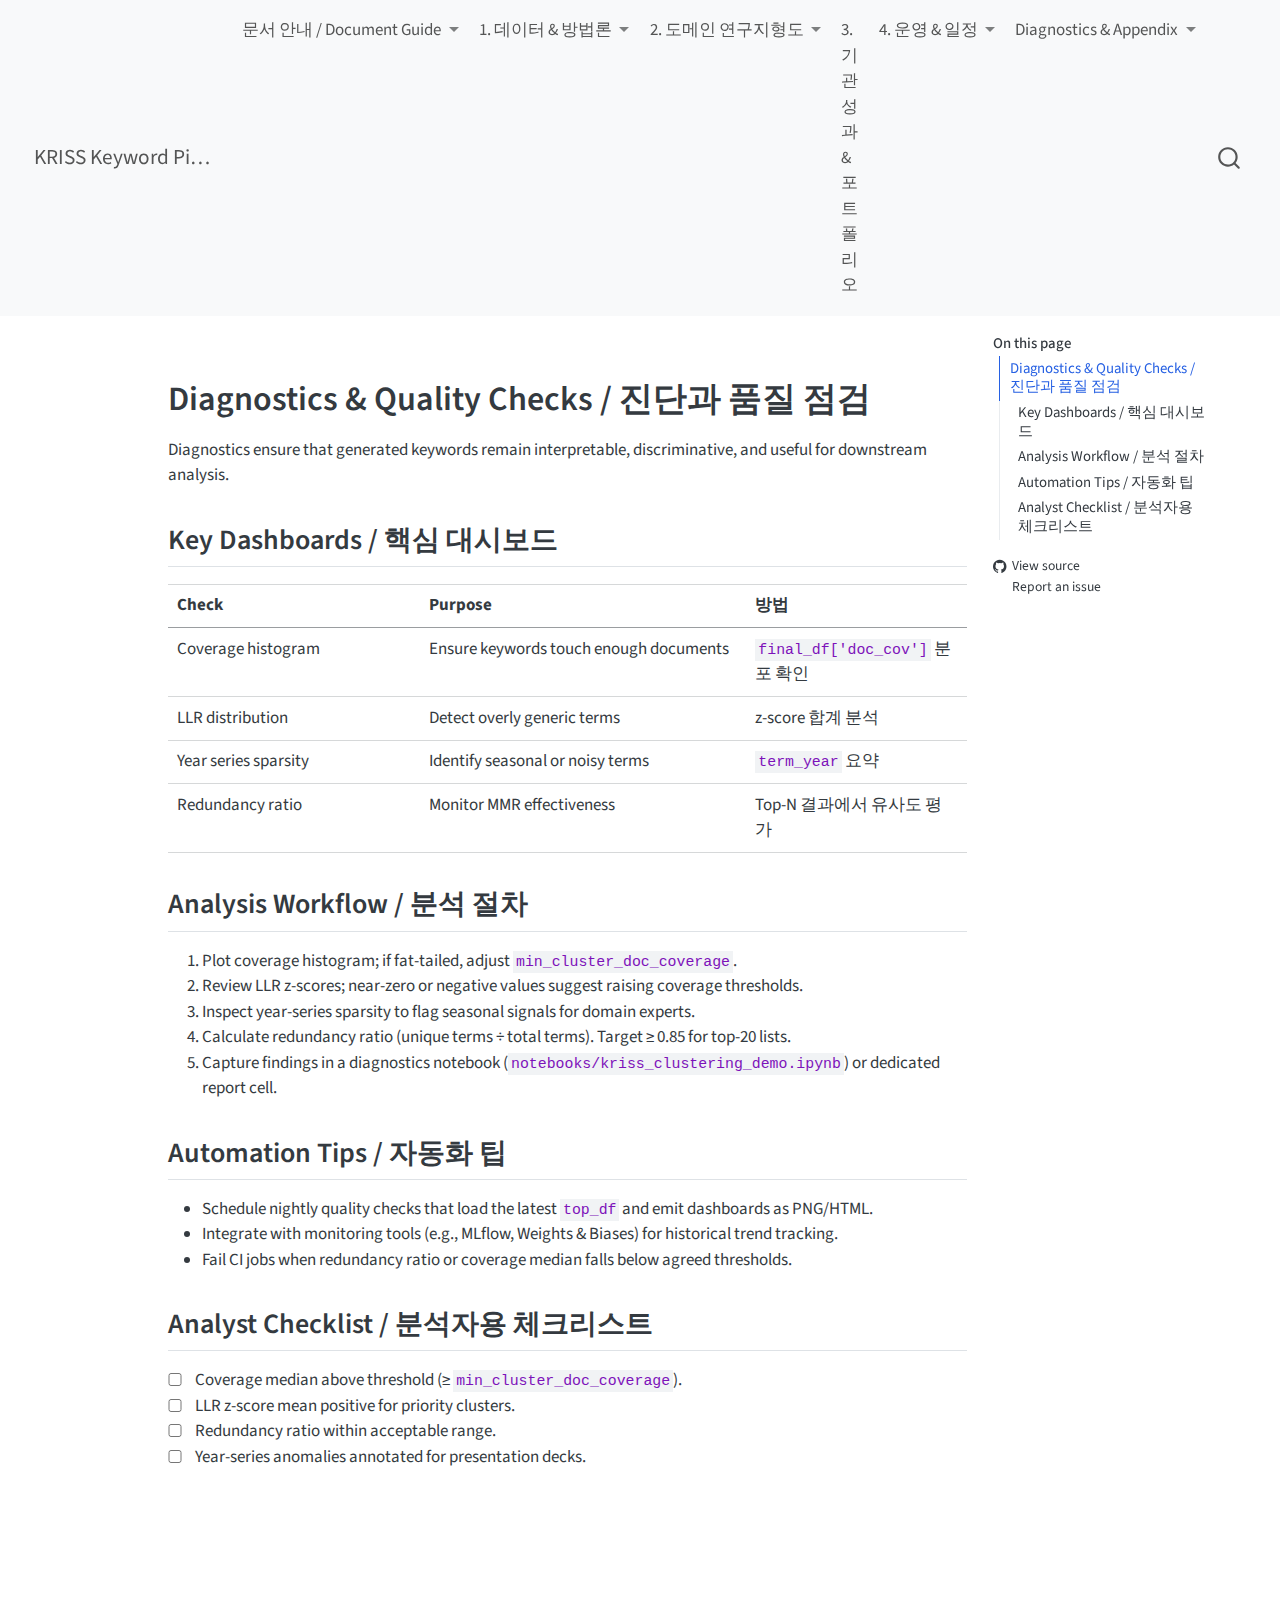
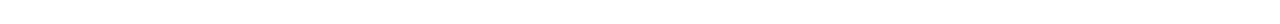
<file: docs/diagnostics.html>
<!DOCTYPE html>
<html xmlns="http://www.w3.org/1999/xhtml" lang="en" xml:lang="en"><head>

<meta charset="utf-8">
<meta name="generator" content="quarto-1.8.25">

<meta name="viewport" content="width=device-width, initial-scale=1.0, user-scalable=yes">


<title>diagnostics – KRISS Keyword Pipeline Report</title>
<style>
code{white-space: pre-wrap;}
span.smallcaps{font-variant: small-caps;}
div.columns{display: flex; gap: min(4vw, 1.5em);}
div.column{flex: auto; overflow-x: auto;}
div.hanging-indent{margin-left: 1.5em; text-indent: -1.5em;}
ul.task-list{list-style: none;}
ul.task-list li input[type="checkbox"] {
  width: 0.8em;
  margin: 0 0.8em 0.2em -1em; /* quarto-specific, see https://github.com/quarto-dev/quarto-cli/issues/4556 */ 
  vertical-align: middle;
}
</style>


<script src="../site_libs/quarto-nav/quarto-nav.js"></script>
<script src="../site_libs/quarto-nav/headroom.min.js"></script>
<script src="../site_libs/clipboard/clipboard.min.js"></script>
<script src="../site_libs/quarto-search/autocomplete.umd.js"></script>
<script src="../site_libs/quarto-search/fuse.min.js"></script>
<script src="../site_libs/quarto-search/quarto-search.js"></script>
<meta name="quarto:offset" content="../">
<script src="../site_libs/quarto-html/quarto.js" type="module"></script>
<script src="../site_libs/quarto-html/tabsets/tabsets.js" type="module"></script>
<script src="../site_libs/quarto-html/axe/axe-check.js" type="module"></script>
<script src="../site_libs/quarto-html/popper.min.js"></script>
<script src="../site_libs/quarto-html/tippy.umd.min.js"></script>
<script src="../site_libs/quarto-html/anchor.min.js"></script>
<link href="../site_libs/quarto-html/tippy.css" rel="stylesheet">
<link href="../site_libs/quarto-html/quarto-syntax-highlighting-7b89279ff1a6dce999919e0e67d4d9ec.css" rel="stylesheet" id="quarto-text-highlighting-styles">
<script src="../site_libs/bootstrap/bootstrap.min.js"></script>
<link href="../site_libs/bootstrap/bootstrap-icons.css" rel="stylesheet">
<link href="../site_libs/bootstrap/bootstrap-07effa53395b745c4c67794b4fcd4554.min.css" rel="stylesheet" append-hash="true" id="quarto-bootstrap" data-mode="light">
<script id="quarto-search-options" type="application/json">{
  "location": "navbar",
  "copy-button": false,
  "collapse-after": 3,
  "panel-placement": "end",
  "type": "overlay",
  "limit": 50,
  "keyboard-shortcut": [
    "f",
    "/",
    "s"
  ],
  "show-item-context": false,
  "language": {
    "search-no-results-text": "No results",
    "search-matching-documents-text": "matching documents",
    "search-copy-link-title": "Copy link to search",
    "search-hide-matches-text": "Hide additional matches",
    "search-more-match-text": "more match in this document",
    "search-more-matches-text": "more matches in this document",
    "search-clear-button-title": "Clear",
    "search-text-placeholder": "",
    "search-detached-cancel-button-title": "Cancel",
    "search-submit-button-title": "Submit",
    "search-label": "Search"
  }
}</script>


</head>

<body class="nav-fixed quarto-light">

<div id="quarto-search-results"></div>
  <header id="quarto-header" class="headroom fixed-top">
    <nav class="navbar navbar-expand-lg " data-bs-theme="dark">
      <div class="navbar-container container-fluid">
      <div class="navbar-brand-container mx-auto">
    <a href="../index.html" class="navbar-brand navbar-brand-logo">
    </a>
    <a class="navbar-brand" href="../index.html">
    <span class="navbar-title">KRISS Keyword Pipeline Report</span>
    </a>
  </div>
            <div id="quarto-search" class="" title="Search"></div>
          <button class="navbar-toggler" type="button" data-bs-toggle="collapse" data-bs-target="#navbarCollapse" aria-controls="navbarCollapse" role="menu" aria-expanded="false" aria-label="Toggle navigation" onclick="if (window.quartoToggleHeadroom) { window.quartoToggleHeadroom(); }">
  <span class="navbar-toggler-icon"></span>
</button>
          <div class="collapse navbar-collapse" id="navbarCollapse">
            <ul class="navbar-nav navbar-nav-scroll me-auto">
  <li class="nav-item dropdown ">
    <a class="nav-link dropdown-toggle" href="#" id="nav-menu-document-guide" role="link" data-bs-toggle="dropdown" aria-expanded="false">
 <span class="menu-text">문서 안내 / Document Guide</span>
    </a>
    <ul class="dropdown-menu" aria-labelledby="nav-menu-document-guide">    
        <li>
    <a class="dropdown-item" href="../index.html">
 <span class="dropdown-text">홈 / Home</span></a>
  </li>  
        <li>
    <a class="dropdown-item" href="../docs/research_overview.html">
 <span class="dropdown-text">프로젝트 개요</span></a>
  </li>  
        <li>
    <a class="dropdown-item" href="../docs/strategy_execution.html">
 <span class="dropdown-text">추진 전략 &amp; 수행</span></a>
  </li>  
    </ul>
  </li>
  <li class="nav-item dropdown ">
    <a class="nav-link dropdown-toggle" href="#" id="nav-menu-" role="link" data-bs-toggle="dropdown" aria-expanded="false">
 <span class="menu-text">1. 데이터 &amp; 방법론</span>
    </a>
    <ul class="dropdown-menu" aria-labelledby="nav-menu-">    
        <li>
    <a class="dropdown-item" href="../docs/data_architecture.html">
 <span class="dropdown-text">1.1 데이터 구조 &amp; 아이템 체계</span></a>
  </li>  
        <li>
    <a class="dropdown-item" href="../docs/pipeline_architecture.html">
 <span class="dropdown-text">1.2 파이프라인 아키텍처</span></a>
  </li>  
        <li>
    <a class="dropdown-item" href="../docs/algorithmic_scoring.html">
 <span class="dropdown-text">1.3 Algorithmic Scoring</span></a>
  </li>  
        <li>
    <a class="dropdown-item" href="../docs/configuration.html">
 <span class="dropdown-text">1.4 Configuration Playbook</span></a>
  </li>  
    </ul>
  </li>
  <li class="nav-item dropdown ">
    <a class="nav-link dropdown-toggle" href="#" id="nav-menu--1" role="link" data-bs-toggle="dropdown" aria-expanded="false">
 <span class="menu-text">2. 도메인 연구지형도</span>
    </a>
    <ul class="dropdown-menu" aria-labelledby="nav-menu--1">    
        <li>
    <a class="dropdown-item" href="../docs/module_domain_map.html">
 <span class="dropdown-text">연구지형 개요 / Landscape Overview</span></a>
  </li>  
        <li>
    <a class="dropdown-item" href="../docs/keyword_trends.html">
 <span class="dropdown-text">키워드 추세 탐색기 / Keyword Trends</span></a>
  </li>  
    </ul>
  </li>
  <li class="nav-item">
    <a class="nav-link" href="../docs/module_institutional.html"> 
<span class="menu-text">3. 기관 성과 &amp; 포트폴리오</span></a>
  </li>  
  <li class="nav-item dropdown ">
    <a class="nav-link dropdown-toggle" href="#" id="nav-menu--2" role="link" data-bs-toggle="dropdown" aria-expanded="false">
 <span class="menu-text">4. 운영 &amp; 일정</span>
    </a>
    <ul class="dropdown-menu" aria-labelledby="nav-menu--2">    
        <li>
    <a class="dropdown-item" href="../docs/delivery_plan.html">
 <span class="dropdown-text">4.1 수행 체계 &amp; 일정</span></a>
  </li>  
        <li>
    <a class="dropdown-item" href="../docs/operations.html">
 <span class="dropdown-text">4.2 Operations &amp; Restart</span></a>
  </li>  
    </ul>
  </li>
  <li class="nav-item dropdown ">
    <a class="nav-link dropdown-toggle" href="#" id="nav-menu-diagnostics--appendix" role="link" data-bs-toggle="dropdown" aria-expanded="false">
 <span class="menu-text">Diagnostics &amp; Appendix</span>
    </a>
    <ul class="dropdown-menu" aria-labelledby="nav-menu-diagnostics--appendix">    
        <li>
    <a class="dropdown-item" href="../docs/diagnostics.html">
 <span class="dropdown-text">Diagnostics</span></a>
  </li>  
        <li>
    <a class="dropdown-item" href="../docs/appendix.html">
 <span class="dropdown-text">Appendix</span></a>
  </li>  
        <li>
    <a class="dropdown-item" href="../docs/change_log.html">
 <span class="dropdown-text">Change Log</span></a>
  </li>  
    </ul>
  </li>
</ul>
          </div> <!-- /navcollapse -->
            <div class="quarto-navbar-tools">
</div>
      </div> <!-- /container-fluid -->
    </nav>
</header>
<!-- content -->
<div id="quarto-content" class="quarto-container page-columns page-rows-contents page-layout-article page-navbar">
<!-- sidebar -->
<!-- margin-sidebar -->
    <div id="quarto-margin-sidebar" class="sidebar margin-sidebar">
        <nav id="TOC" role="doc-toc" class="toc-active">
    <h2 id="toc-title">On this page</h2>
   
  <ul class="collapse">
  <li><a href="#diagnostics-quality-checks-진단과-품질-점검" id="toc-diagnostics-quality-checks-진단과-품질-점검" class="nav-link active" data-scroll-target="#diagnostics-quality-checks-진단과-품질-점검">Diagnostics &amp; Quality Checks / 진단과 품질 점검</a>
  <ul class="collapse">
  <li><a href="#key-dashboards-핵심-대시보드" id="toc-key-dashboards-핵심-대시보드" class="nav-link" data-scroll-target="#key-dashboards-핵심-대시보드">Key Dashboards / 핵심 대시보드</a></li>
  <li><a href="#analysis-workflow-분석-절차" id="toc-analysis-workflow-분석-절차" class="nav-link" data-scroll-target="#analysis-workflow-분석-절차">Analysis Workflow / 분석 절차</a></li>
  <li><a href="#automation-tips-자동화-팁" id="toc-automation-tips-자동화-팁" class="nav-link" data-scroll-target="#automation-tips-자동화-팁">Automation Tips / 자동화 팁</a></li>
  <li><a href="#analyst-checklist-분석자용-체크리스트" id="toc-analyst-checklist-분석자용-체크리스트" class="nav-link" data-scroll-target="#analyst-checklist-분석자용-체크리스트">Analyst Checklist / 분석자용 체크리스트</a></li>
  </ul></li>
  </ul>
<div class="toc-actions"><ul class="collapse"><li><a href="https://github.com/kimyoungjin06/final-report-placeholder/blob/main/docs/diagnostics.qmd" class="toc-action"><i class="bi bi-github"></i>View source</a></li><li><a href="https://github.com/kimyoungjin06/final-report-placeholder/issues/new" class="toc-action"><i class="bi empty"></i>Report an issue</a></li></ul></div></nav>
    </div>
<!-- main -->
<main class="content" id="quarto-document-content"><header id="title-block-header" class="quarto-title-block"></header>




<section id="diagnostics-quality-checks-진단과-품질-점검" class="level1">
<h1>Diagnostics &amp; Quality Checks / 진단과 품질 점검</h1>
<p>Diagnostics ensure that generated keywords remain interpretable, discriminative, and useful for downstream analysis.</p>
<section id="key-dashboards-핵심-대시보드" class="level2">
<h2 class="anchored" data-anchor-id="key-dashboards-핵심-대시보드">Key Dashboards / 핵심 대시보드</h2>
<table class="caption-top table">
<colgroup>
<col style="width: 31%">
<col style="width: 40%">
<col style="width: 27%">
</colgroup>
<thead>
<tr class="header">
<th>Check</th>
<th>Purpose</th>
<th>방법</th>
</tr>
</thead>
<tbody>
<tr class="odd">
<td>Coverage histogram</td>
<td>Ensure keywords touch enough documents</td>
<td><code>final_df['doc_cov']</code> 분포 확인</td>
</tr>
<tr class="even">
<td>LLR distribution</td>
<td>Detect overly generic terms</td>
<td>z-score 합계 분석</td>
</tr>
<tr class="odd">
<td>Year series sparsity</td>
<td>Identify seasonal or noisy terms</td>
<td><code>term_year</code> 요약</td>
</tr>
<tr class="even">
<td>Redundancy ratio</td>
<td>Monitor MMR effectiveness</td>
<td>Top-N 결과에서 유사도 평가</td>
</tr>
</tbody>
</table>
</section>
<section id="analysis-workflow-분석-절차" class="level2">
<h2 class="anchored" data-anchor-id="analysis-workflow-분석-절차">Analysis Workflow / 분석 절차</h2>
<ol type="1">
<li>Plot coverage histogram; if fat-tailed, adjust <code>min_cluster_doc_coverage</code>.</li>
<li>Review LLR z-scores; near-zero or negative values suggest raising coverage thresholds.</li>
<li>Inspect year-series sparsity to flag seasonal signals for domain experts.</li>
<li>Calculate redundancy ratio (unique terms ÷ total terms). Target ≥ 0.85 for top-20 lists.</li>
<li>Capture findings in a diagnostics notebook (<code>notebooks/kriss_clustering_demo.ipynb</code>) or dedicated report cell.</li>
</ol>
</section>
<section id="automation-tips-자동화-팁" class="level2">
<h2 class="anchored" data-anchor-id="automation-tips-자동화-팁">Automation Tips / 자동화 팁</h2>
<ul>
<li>Schedule nightly quality checks that load the latest <code>top_df</code> and emit dashboards as PNG/HTML.</li>
<li>Integrate with monitoring tools (e.g., MLflow, Weights &amp; Biases) for historical trend tracking.</li>
<li>Fail CI jobs when redundancy ratio or coverage median falls below agreed thresholds.</li>
</ul>
</section>
<section id="analyst-checklist-분석자용-체크리스트" class="level2">
<h2 class="anchored" data-anchor-id="analyst-checklist-분석자용-체크리스트">Analyst Checklist / 분석자용 체크리스트</h2>
<ul class="task-list">
<li><label><input type="checkbox">Coverage median above threshold (≥ <code>min_cluster_doc_coverage</code>).</label></li>
<li><label><input type="checkbox">LLR z-score mean positive for priority clusters.</label></li>
<li><label><input type="checkbox">Redundancy ratio within acceptable range.</label></li>
<li><label><input type="checkbox">Year-series anomalies annotated for presentation decks.</label></li>
</ul>


</section>
</section>

</main> <!-- /main -->
<script id="quarto-html-after-body" type="application/javascript">
  window.document.addEventListener("DOMContentLoaded", function (event) {
    const icon = "";
    const anchorJS = new window.AnchorJS();
    anchorJS.options = {
      placement: 'right',
      icon: icon
    };
    anchorJS.add('.anchored');
    const isCodeAnnotation = (el) => {
      for (const clz of el.classList) {
        if (clz.startsWith('code-annotation-')) {                     
          return true;
        }
      }
      return false;
    }
    const onCopySuccess = function(e) {
      // button target
      const button = e.trigger;
      // don't keep focus
      button.blur();
      // flash "checked"
      button.classList.add('code-copy-button-checked');
      var currentTitle = button.getAttribute("title");
      button.setAttribute("title", "Copied!");
      let tooltip;
      if (window.bootstrap) {
        button.setAttribute("data-bs-toggle", "tooltip");
        button.setAttribute("data-bs-placement", "left");
        button.setAttribute("data-bs-title", "Copied!");
        tooltip = new bootstrap.Tooltip(button, 
          { trigger: "manual", 
            customClass: "code-copy-button-tooltip",
            offset: [0, -8]});
        tooltip.show();    
      }
      setTimeout(function() {
        if (tooltip) {
          tooltip.hide();
          button.removeAttribute("data-bs-title");
          button.removeAttribute("data-bs-toggle");
          button.removeAttribute("data-bs-placement");
        }
        button.setAttribute("title", currentTitle);
        button.classList.remove('code-copy-button-checked');
      }, 1000);
      // clear code selection
      e.clearSelection();
    }
    const getTextToCopy = function(trigger) {
      const outerScaffold = trigger.parentElement.cloneNode(true);
      const codeEl = outerScaffold.querySelector('code');
      for (const childEl of codeEl.children) {
        if (isCodeAnnotation(childEl)) {
          childEl.remove();
        }
      }
      return codeEl.innerText;
    }
    const clipboard = new window.ClipboardJS('.code-copy-button:not([data-in-quarto-modal])', {
      text: getTextToCopy
    });
    clipboard.on('success', onCopySuccess);
    if (window.document.getElementById('quarto-embedded-source-code-modal')) {
      const clipboardModal = new window.ClipboardJS('.code-copy-button[data-in-quarto-modal]', {
        text: getTextToCopy,
        container: window.document.getElementById('quarto-embedded-source-code-modal')
      });
      clipboardModal.on('success', onCopySuccess);
    }
      var localhostRegex = new RegExp(/^(?:http|https):\/\/localhost\:?[0-9]*\//);
      var mailtoRegex = new RegExp(/^mailto:/);
        var filterRegex = new RegExp('/' + window.location.host + '/');
      var isInternal = (href) => {
          return filterRegex.test(href) || localhostRegex.test(href) || mailtoRegex.test(href);
      }
      // Inspect non-navigation links and adorn them if external
     var links = window.document.querySelectorAll('a[href]:not(.nav-link):not(.navbar-brand):not(.toc-action):not(.sidebar-link):not(.sidebar-item-toggle):not(.pagination-link):not(.no-external):not([aria-hidden]):not(.dropdown-item):not(.quarto-navigation-tool):not(.about-link)');
      for (var i=0; i<links.length; i++) {
        const link = links[i];
        if (!isInternal(link.href)) {
          // undo the damage that might have been done by quarto-nav.js in the case of
          // links that we want to consider external
          if (link.dataset.originalHref !== undefined) {
            link.href = link.dataset.originalHref;
          }
        }
      }
    function tippyHover(el, contentFn, onTriggerFn, onUntriggerFn) {
      const config = {
        allowHTML: true,
        maxWidth: 500,
        delay: 100,
        arrow: false,
        appendTo: function(el) {
            return el.parentElement;
        },
        interactive: true,
        interactiveBorder: 10,
        theme: 'quarto',
        placement: 'bottom-start',
      };
      if (contentFn) {
        config.content = contentFn;
      }
      if (onTriggerFn) {
        config.onTrigger = onTriggerFn;
      }
      if (onUntriggerFn) {
        config.onUntrigger = onUntriggerFn;
      }
      window.tippy(el, config); 
    }
    const noterefs = window.document.querySelectorAll('a[role="doc-noteref"]');
    for (var i=0; i<noterefs.length; i++) {
      const ref = noterefs[i];
      tippyHover(ref, function() {
        // use id or data attribute instead here
        let href = ref.getAttribute('data-footnote-href') || ref.getAttribute('href');
        try { href = new URL(href).hash; } catch {}
        const id = href.replace(/^#\/?/, "");
        const note = window.document.getElementById(id);
        if (note) {
          return note.innerHTML;
        } else {
          return "";
        }
      });
    }
    const xrefs = window.document.querySelectorAll('a.quarto-xref');
    const processXRef = (id, note) => {
      // Strip column container classes
      const stripColumnClz = (el) => {
        el.classList.remove("page-full", "page-columns");
        if (el.children) {
          for (const child of el.children) {
            stripColumnClz(child);
          }
        }
      }
      stripColumnClz(note)
      if (id === null || id.startsWith('sec-')) {
        // Special case sections, only their first couple elements
        const container = document.createElement("div");
        if (note.children && note.children.length > 2) {
          container.appendChild(note.children[0].cloneNode(true));
          for (let i = 1; i < note.children.length; i++) {
            const child = note.children[i];
            if (child.tagName === "P" && child.innerText === "") {
              continue;
            } else {
              container.appendChild(child.cloneNode(true));
              break;
            }
          }
          if (window.Quarto?.typesetMath) {
            window.Quarto.typesetMath(container);
          }
          return container.innerHTML
        } else {
          if (window.Quarto?.typesetMath) {
            window.Quarto.typesetMath(note);
          }
          return note.innerHTML;
        }
      } else {
        // Remove any anchor links if they are present
        const anchorLink = note.querySelector('a.anchorjs-link');
        if (anchorLink) {
          anchorLink.remove();
        }
        if (window.Quarto?.typesetMath) {
          window.Quarto.typesetMath(note);
        }
        if (note.classList.contains("callout")) {
          return note.outerHTML;
        } else {
          return note.innerHTML;
        }
      }
    }
    for (var i=0; i<xrefs.length; i++) {
      const xref = xrefs[i];
      tippyHover(xref, undefined, function(instance) {
        instance.disable();
        let url = xref.getAttribute('href');
        let hash = undefined; 
        if (url.startsWith('#')) {
          hash = url;
        } else {
          try { hash = new URL(url).hash; } catch {}
        }
        if (hash) {
          const id = hash.replace(/^#\/?/, "");
          const note = window.document.getElementById(id);
          if (note !== null) {
            try {
              const html = processXRef(id, note.cloneNode(true));
              instance.setContent(html);
            } finally {
              instance.enable();
              instance.show();
            }
          } else {
            // See if we can fetch this
            fetch(url.split('#')[0])
            .then(res => res.text())
            .then(html => {
              const parser = new DOMParser();
              const htmlDoc = parser.parseFromString(html, "text/html");
              const note = htmlDoc.getElementById(id);
              if (note !== null) {
                const html = processXRef(id, note);
                instance.setContent(html);
              } 
            }).finally(() => {
              instance.enable();
              instance.show();
            });
          }
        } else {
          // See if we can fetch a full url (with no hash to target)
          // This is a special case and we should probably do some content thinning / targeting
          fetch(url)
          .then(res => res.text())
          .then(html => {
            const parser = new DOMParser();
            const htmlDoc = parser.parseFromString(html, "text/html");
            const note = htmlDoc.querySelector('main.content');
            if (note !== null) {
              // This should only happen for chapter cross references
              // (since there is no id in the URL)
              // remove the first header
              if (note.children.length > 0 && note.children[0].tagName === "HEADER") {
                note.children[0].remove();
              }
              const html = processXRef(null, note);
              instance.setContent(html);
            } 
          }).finally(() => {
            instance.enable();
            instance.show();
          });
        }
      }, function(instance) {
      });
    }
        let selectedAnnoteEl;
        const selectorForAnnotation = ( cell, annotation) => {
          let cellAttr = 'data-code-cell="' + cell + '"';
          let lineAttr = 'data-code-annotation="' +  annotation + '"';
          const selector = 'span[' + cellAttr + '][' + lineAttr + ']';
          return selector;
        }
        const selectCodeLines = (annoteEl) => {
          const doc = window.document;
          const targetCell = annoteEl.getAttribute("data-target-cell");
          const targetAnnotation = annoteEl.getAttribute("data-target-annotation");
          const annoteSpan = window.document.querySelector(selectorForAnnotation(targetCell, targetAnnotation));
          const lines = annoteSpan.getAttribute("data-code-lines").split(",");
          const lineIds = lines.map((line) => {
            return targetCell + "-" + line;
          })
          let top = null;
          let height = null;
          let parent = null;
          if (lineIds.length > 0) {
              //compute the position of the single el (top and bottom and make a div)
              const el = window.document.getElementById(lineIds[0]);
              top = el.offsetTop;
              height = el.offsetHeight;
              parent = el.parentElement.parentElement;
            if (lineIds.length > 1) {
              const lastEl = window.document.getElementById(lineIds[lineIds.length - 1]);
              const bottom = lastEl.offsetTop + lastEl.offsetHeight;
              height = bottom - top;
            }
            if (top !== null && height !== null && parent !== null) {
              // cook up a div (if necessary) and position it 
              let div = window.document.getElementById("code-annotation-line-highlight");
              if (div === null) {
                div = window.document.createElement("div");
                div.setAttribute("id", "code-annotation-line-highlight");
                div.style.position = 'absolute';
                parent.appendChild(div);
              }
              div.style.top = top - 2 + "px";
              div.style.height = height + 4 + "px";
              div.style.left = 0;
              let gutterDiv = window.document.getElementById("code-annotation-line-highlight-gutter");
              if (gutterDiv === null) {
                gutterDiv = window.document.createElement("div");
                gutterDiv.setAttribute("id", "code-annotation-line-highlight-gutter");
                gutterDiv.style.position = 'absolute';
                const codeCell = window.document.getElementById(targetCell);
                const gutter = codeCell.querySelector('.code-annotation-gutter');
                gutter.appendChild(gutterDiv);
              }
              gutterDiv.style.top = top - 2 + "px";
              gutterDiv.style.height = height + 4 + "px";
            }
            selectedAnnoteEl = annoteEl;
          }
        };
        const unselectCodeLines = () => {
          const elementsIds = ["code-annotation-line-highlight", "code-annotation-line-highlight-gutter"];
          elementsIds.forEach((elId) => {
            const div = window.document.getElementById(elId);
            if (div) {
              div.remove();
            }
          });
          selectedAnnoteEl = undefined;
        };
          // Handle positioning of the toggle
      window.addEventListener(
        "resize",
        throttle(() => {
          elRect = undefined;
          if (selectedAnnoteEl) {
            selectCodeLines(selectedAnnoteEl);
          }
        }, 10)
      );
      function throttle(fn, ms) {
      let throttle = false;
      let timer;
        return (...args) => {
          if(!throttle) { // first call gets through
              fn.apply(this, args);
              throttle = true;
          } else { // all the others get throttled
              if(timer) clearTimeout(timer); // cancel #2
              timer = setTimeout(() => {
                fn.apply(this, args);
                timer = throttle = false;
              }, ms);
          }
        };
      }
        // Attach click handler to the DT
        const annoteDls = window.document.querySelectorAll('dt[data-target-cell]');
        for (const annoteDlNode of annoteDls) {
          annoteDlNode.addEventListener('click', (event) => {
            const clickedEl = event.target;
            if (clickedEl !== selectedAnnoteEl) {
              unselectCodeLines();
              const activeEl = window.document.querySelector('dt[data-target-cell].code-annotation-active');
              if (activeEl) {
                activeEl.classList.remove('code-annotation-active');
              }
              selectCodeLines(clickedEl);
              clickedEl.classList.add('code-annotation-active');
            } else {
              // Unselect the line
              unselectCodeLines();
              clickedEl.classList.remove('code-annotation-active');
            }
          });
        }
    const findCites = (el) => {
      const parentEl = el.parentElement;
      if (parentEl) {
        const cites = parentEl.dataset.cites;
        if (cites) {
          return {
            el,
            cites: cites.split(' ')
          };
        } else {
          return findCites(el.parentElement)
        }
      } else {
        return undefined;
      }
    };
    var bibliorefs = window.document.querySelectorAll('a[role="doc-biblioref"]');
    for (var i=0; i<bibliorefs.length; i++) {
      const ref = bibliorefs[i];
      const citeInfo = findCites(ref);
      if (citeInfo) {
        tippyHover(citeInfo.el, function() {
          var popup = window.document.createElement('div');
          citeInfo.cites.forEach(function(cite) {
            var citeDiv = window.document.createElement('div');
            citeDiv.classList.add('hanging-indent');
            citeDiv.classList.add('csl-entry');
            var biblioDiv = window.document.getElementById('ref-' + cite);
            if (biblioDiv) {
              citeDiv.innerHTML = biblioDiv.innerHTML;
            }
            popup.appendChild(citeDiv);
          });
          return popup.innerHTML;
        });
      }
    }
  });
  </script>
</div> <!-- /content -->




<footer class="footer"><div class="nav-footer"><div class="nav-footer-center"><div class="toc-actions d-sm-block d-md-none"><ul><li><a href="https://github.com/kimyoungjin06/final-report-placeholder/blob/main/docs/diagnostics.qmd" class="toc-action"><i class="bi bi-github"></i>View source</a></li><li><a href="https://github.com/kimyoungjin06/final-report-placeholder/issues/new" class="toc-action"><i class="bi empty"></i>Report an issue</a></li></ul></div></div></div></footer></body></html>
</file>
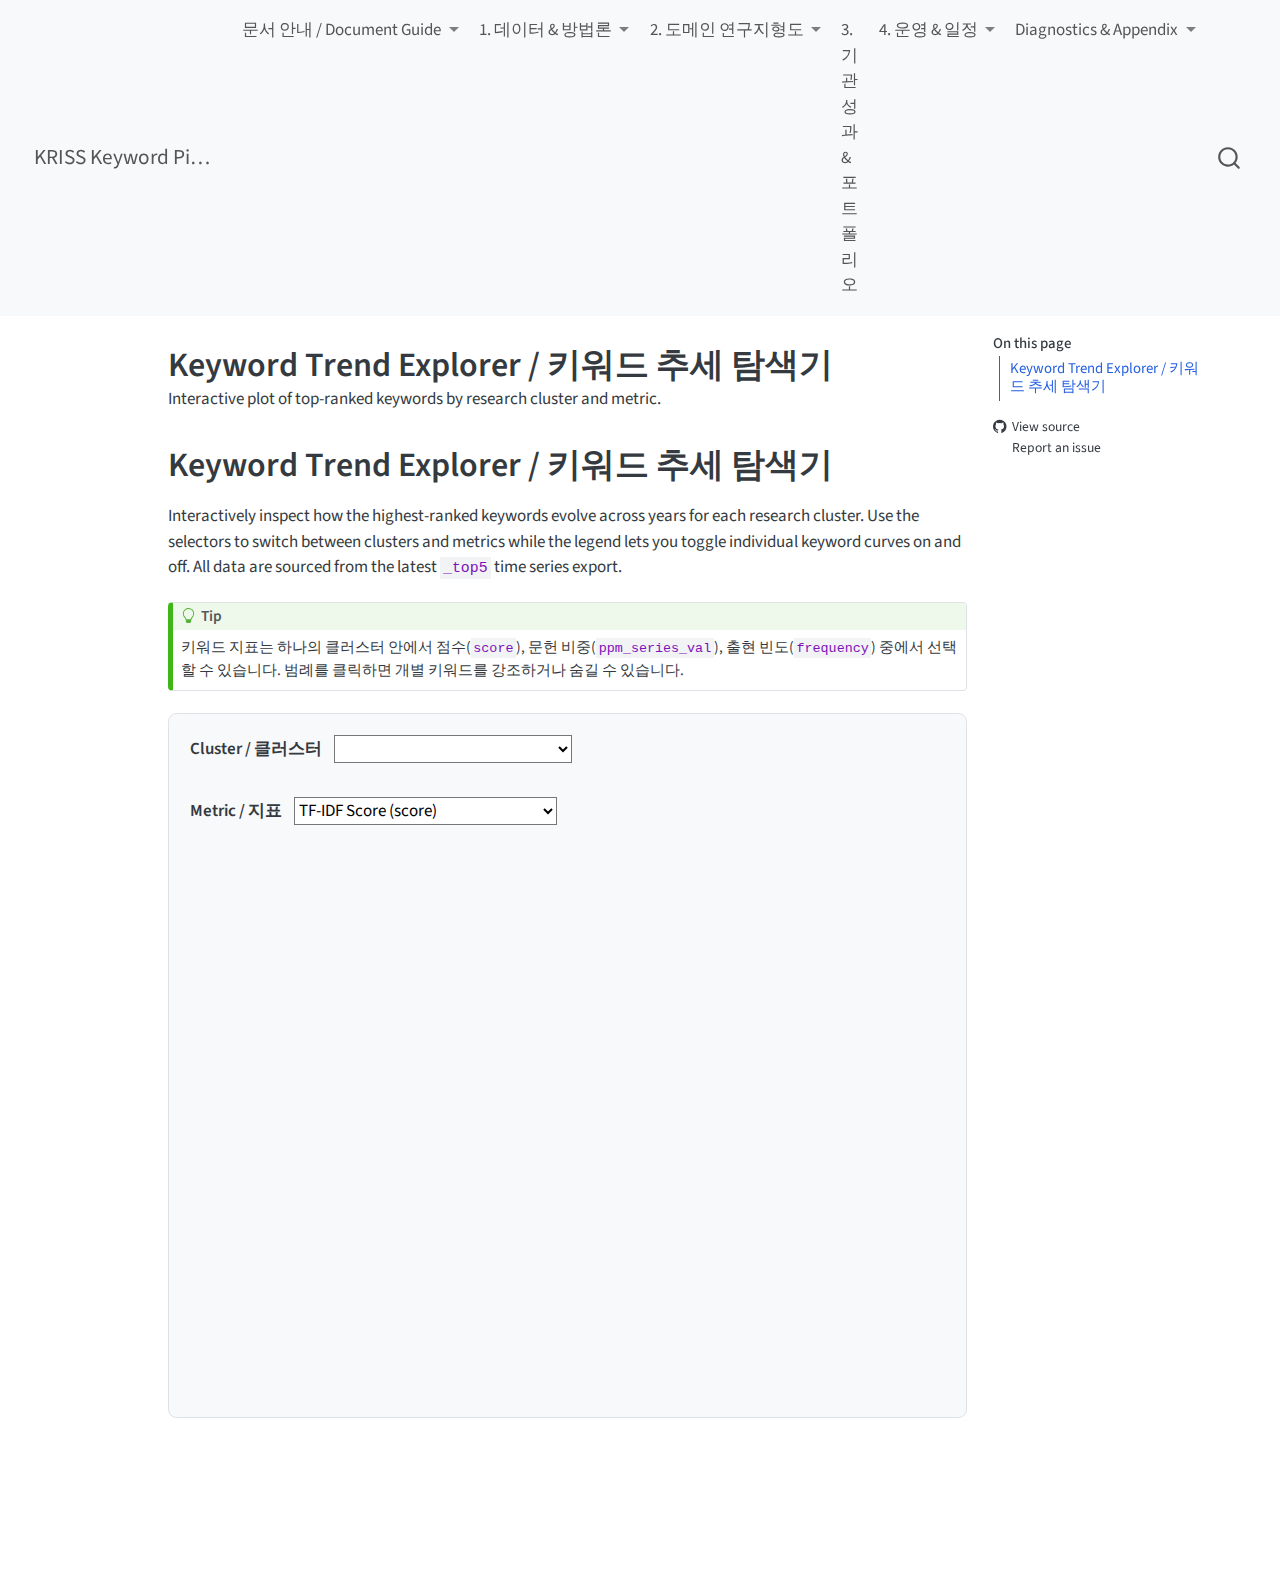
<file: docs/keyword_trends.html>
<!DOCTYPE html>
<html xmlns="http://www.w3.org/1999/xhtml" lang="en" xml:lang="en"><head>

<meta charset="utf-8">
<meta name="generator" content="quarto-1.8.25">

<meta name="viewport" content="width=device-width, initial-scale=1.0, user-scalable=yes">

<meta name="description" content="Interactive plot of top-ranked keywords by research cluster and metric.">

<title>Keyword Trend Explorer / 키워드 추세 탐색기 – KRISS Keyword Pipeline Report</title>
<style>
code{white-space: pre-wrap;}
span.smallcaps{font-variant: small-caps;}
div.columns{display: flex; gap: min(4vw, 1.5em);}
div.column{flex: auto; overflow-x: auto;}
div.hanging-indent{margin-left: 1.5em; text-indent: -1.5em;}
ul.task-list{list-style: none;}
ul.task-list li input[type="checkbox"] {
  width: 0.8em;
  margin: 0 0.8em 0.2em -1em; /* quarto-specific, see https://github.com/quarto-dev/quarto-cli/issues/4556 */ 
  vertical-align: middle;
}
</style>


<script src="../site_libs/quarto-nav/quarto-nav.js"></script>
<script src="../site_libs/quarto-nav/headroom.min.js"></script>
<script src="../site_libs/clipboard/clipboard.min.js"></script>
<script src="../site_libs/quarto-search/autocomplete.umd.js"></script>
<script src="../site_libs/quarto-search/fuse.min.js"></script>
<script src="../site_libs/quarto-search/quarto-search.js"></script>
<meta name="quarto:offset" content="../">
<script src="../site_libs/quarto-html/quarto.js" type="module"></script>
<script src="../site_libs/quarto-html/tabsets/tabsets.js" type="module"></script>
<script src="../site_libs/quarto-html/axe/axe-check.js" type="module"></script>
<script src="../site_libs/quarto-html/popper.min.js"></script>
<script src="../site_libs/quarto-html/tippy.umd.min.js"></script>
<script src="../site_libs/quarto-html/anchor.min.js"></script>
<link href="../site_libs/quarto-html/tippy.css" rel="stylesheet">
<link href="../site_libs/quarto-html/quarto-syntax-highlighting-7b89279ff1a6dce999919e0e67d4d9ec.css" rel="stylesheet" id="quarto-text-highlighting-styles">
<script src="../site_libs/bootstrap/bootstrap.min.js"></script>
<link href="../site_libs/bootstrap/bootstrap-icons.css" rel="stylesheet">
<link href="../site_libs/bootstrap/bootstrap-07effa53395b745c4c67794b4fcd4554.min.css" rel="stylesheet" append-hash="true" id="quarto-bootstrap" data-mode="light">
<script id="quarto-search-options" type="application/json">{
  "location": "navbar",
  "copy-button": false,
  "collapse-after": 3,
  "panel-placement": "end",
  "type": "overlay",
  "limit": 50,
  "keyboard-shortcut": [
    "f",
    "/",
    "s"
  ],
  "show-item-context": false,
  "language": {
    "search-no-results-text": "No results",
    "search-matching-documents-text": "matching documents",
    "search-copy-link-title": "Copy link to search",
    "search-hide-matches-text": "Hide additional matches",
    "search-more-match-text": "more match in this document",
    "search-more-matches-text": "more matches in this document",
    "search-clear-button-title": "Clear",
    "search-text-placeholder": "",
    "search-detached-cancel-button-title": "Cancel",
    "search-submit-button-title": "Submit",
    "search-label": "Search"
  }
}</script>


</head>

<body class="nav-fixed quarto-light">

<div id="quarto-search-results"></div>
  <header id="quarto-header" class="headroom fixed-top">
    <nav class="navbar navbar-expand-lg " data-bs-theme="dark">
      <div class="navbar-container container-fluid">
      <div class="navbar-brand-container mx-auto">
    <a href="../index.html" class="navbar-brand navbar-brand-logo">
    </a>
    <a class="navbar-brand" href="../index.html">
    <span class="navbar-title">KRISS Keyword Pipeline Report</span>
    </a>
  </div>
            <div id="quarto-search" class="" title="Search"></div>
          <button class="navbar-toggler" type="button" data-bs-toggle="collapse" data-bs-target="#navbarCollapse" aria-controls="navbarCollapse" role="menu" aria-expanded="false" aria-label="Toggle navigation" onclick="if (window.quartoToggleHeadroom) { window.quartoToggleHeadroom(); }">
  <span class="navbar-toggler-icon"></span>
</button>
          <div class="collapse navbar-collapse" id="navbarCollapse">
            <ul class="navbar-nav navbar-nav-scroll me-auto">
  <li class="nav-item dropdown ">
    <a class="nav-link dropdown-toggle" href="#" id="nav-menu-document-guide" role="link" data-bs-toggle="dropdown" aria-expanded="false">
 <span class="menu-text">문서 안내 / Document Guide</span>
    </a>
    <ul class="dropdown-menu" aria-labelledby="nav-menu-document-guide">    
        <li>
    <a class="dropdown-item" href="../index.html">
 <span class="dropdown-text">홈 / Home</span></a>
  </li>  
        <li>
    <a class="dropdown-item" href="../docs/research_overview.html">
 <span class="dropdown-text">프로젝트 개요</span></a>
  </li>  
        <li>
    <a class="dropdown-item" href="../docs/strategy_execution.html">
 <span class="dropdown-text">추진 전략 &amp; 수행</span></a>
  </li>  
    </ul>
  </li>
  <li class="nav-item dropdown ">
    <a class="nav-link dropdown-toggle" href="#" id="nav-menu-" role="link" data-bs-toggle="dropdown" aria-expanded="false">
 <span class="menu-text">1. 데이터 &amp; 방법론</span>
    </a>
    <ul class="dropdown-menu" aria-labelledby="nav-menu-">    
        <li>
    <a class="dropdown-item" href="../docs/data_architecture.html">
 <span class="dropdown-text">1.1 데이터 구조 &amp; 아이템 체계</span></a>
  </li>  
        <li>
    <a class="dropdown-item" href="../docs/pipeline_architecture.html">
 <span class="dropdown-text">1.2 파이프라인 아키텍처</span></a>
  </li>  
        <li>
    <a class="dropdown-item" href="../docs/algorithmic_scoring.html">
 <span class="dropdown-text">1.3 Algorithmic Scoring</span></a>
  </li>  
        <li>
    <a class="dropdown-item" href="../docs/configuration.html">
 <span class="dropdown-text">1.4 Configuration Playbook</span></a>
  </li>  
    </ul>
  </li>
  <li class="nav-item dropdown ">
    <a class="nav-link dropdown-toggle" href="#" id="nav-menu--1" role="link" data-bs-toggle="dropdown" aria-expanded="false">
 <span class="menu-text">2. 도메인 연구지형도</span>
    </a>
    <ul class="dropdown-menu" aria-labelledby="nav-menu--1">    
        <li>
    <a class="dropdown-item" href="../docs/module_domain_map.html">
 <span class="dropdown-text">연구지형 개요 / Landscape Overview</span></a>
  </li>  
        <li>
    <a class="dropdown-item" href="../docs/keyword_trends.html">
 <span class="dropdown-text">키워드 추세 탐색기 / Keyword Trends</span></a>
  </li>  
    </ul>
  </li>
  <li class="nav-item">
    <a class="nav-link" href="../docs/module_institutional.html"> 
<span class="menu-text">3. 기관 성과 &amp; 포트폴리오</span></a>
  </li>  
  <li class="nav-item dropdown ">
    <a class="nav-link dropdown-toggle" href="#" id="nav-menu--2" role="link" data-bs-toggle="dropdown" aria-expanded="false">
 <span class="menu-text">4. 운영 &amp; 일정</span>
    </a>
    <ul class="dropdown-menu" aria-labelledby="nav-menu--2">    
        <li>
    <a class="dropdown-item" href="../docs/delivery_plan.html">
 <span class="dropdown-text">4.1 수행 체계 &amp; 일정</span></a>
  </li>  
        <li>
    <a class="dropdown-item" href="../docs/operations.html">
 <span class="dropdown-text">4.2 Operations &amp; Restart</span></a>
  </li>  
    </ul>
  </li>
  <li class="nav-item dropdown ">
    <a class="nav-link dropdown-toggle" href="#" id="nav-menu-diagnostics--appendix" role="link" data-bs-toggle="dropdown" aria-expanded="false">
 <span class="menu-text">Diagnostics &amp; Appendix</span>
    </a>
    <ul class="dropdown-menu" aria-labelledby="nav-menu-diagnostics--appendix">    
        <li>
    <a class="dropdown-item" href="../docs/diagnostics.html">
 <span class="dropdown-text">Diagnostics</span></a>
  </li>  
        <li>
    <a class="dropdown-item" href="../docs/appendix.html">
 <span class="dropdown-text">Appendix</span></a>
  </li>  
        <li>
    <a class="dropdown-item" href="../docs/change_log.html">
 <span class="dropdown-text">Change Log</span></a>
  </li>  
    </ul>
  </li>
</ul>
          </div> <!-- /navcollapse -->
            <div class="quarto-navbar-tools">
</div>
      </div> <!-- /container-fluid -->
    </nav>
</header>
<!-- content -->
<div id="quarto-content" class="quarto-container page-columns page-rows-contents page-layout-article page-navbar">
<!-- sidebar -->
<!-- margin-sidebar -->
    <div id="quarto-margin-sidebar" class="sidebar margin-sidebar">
        <nav id="TOC" role="doc-toc" class="toc-active">
    <h2 id="toc-title">On this page</h2>
   
  <ul class="collapse">
  <li><a href="#keyword-trend-explorer-키워드-추세-탐색기" id="toc-keyword-trend-explorer-키워드-추세-탐색기" class="nav-link active" data-scroll-target="#keyword-trend-explorer-키워드-추세-탐색기">Keyword Trend Explorer / 키워드 추세 탐색기</a></li>
  </ul>
<div class="toc-actions"><ul class="collapse"><li><a href="https://github.com/kimyoungjin06/final-report-placeholder/blob/main/docs/keyword_trends.qmd" class="toc-action"><i class="bi bi-github"></i>View source</a></li><li><a href="https://github.com/kimyoungjin06/final-report-placeholder/issues/new" class="toc-action"><i class="bi empty"></i>Report an issue</a></li></ul></div></nav>
    </div>
<!-- main -->
<main class="content" id="quarto-document-content">

<header id="title-block-header" class="quarto-title-block default">
<div class="quarto-title">
<h1 class="title">Keyword Trend Explorer / 키워드 추세 탐색기</h1>
</div>

<div>
  <div class="description">
    Interactive plot of top-ranked keywords by research cluster and metric.
  </div>
</div>


<div class="quarto-title-meta">

    
  
    
  </div>
  


</header>


<section id="keyword-trend-explorer-키워드-추세-탐색기" class="level1">
<h1>Keyword Trend Explorer / 키워드 추세 탐색기</h1>
<p>Interactively inspect how the highest-ranked keywords evolve across years for each research cluster. Use the selectors to switch between clusters and metrics while the legend lets you toggle individual keyword curves on and off. All data are sourced from the latest <code>_top5</code> time series export.</p>
<div class="callout callout-style-default callout-tip callout-titled">
<div class="callout-header d-flex align-content-center">
<div class="callout-icon-container">
<i class="callout-icon"></i>
</div>
<div class="callout-title-container flex-fill">
Tip
</div>
</div>
<div class="callout-body-container callout-body">
<p>키워드 지표는 하나의 클러스터 안에서 점수(<code>score</code>), 문헌 비중(<code>ppm_series_val</code>), 출현 빈도(<code>frequency</code>) 중에서 선택할 수 있습니다. 범례를 클릭하면 개별 키워드를 강조하거나 숨길 수 있습니다.</p>
</div>
</div>
<style>
  .keyword-timeseries-wrapper {
    border: 1px solid #dee2e6;
    border-radius: 0.5rem;
    padding: 1.25rem;
    margin-bottom: 1.5rem;
    background: #f8f9fa;
  }
  .keyword-timeseries-controls {
    display: flex;
    flex-wrap: wrap;
    align-items: center;
    gap: 1rem;
    margin-bottom: 1rem;
  }
  .keyword-timeseries-controls label {
    font-weight: 600;
    margin-right: 0.5rem;
  }
  .keyword-timeseries-controls select {
    min-width: 14rem;
  }
  .keyword-timeseries-meta {
    margin-top: 1rem;
    font-size: 0.95rem;
    line-height: 1.5;
  }
  .keyword-timeseries-meta strong {
    font-weight: 600;
  }
</style>
<script src="https://cdn.plot.ly/plotly-2.27.1.min.js"></script>
<div class="keyword-timeseries-wrapper">
<div class="keyword-timeseries-controls">
<div class="keyword-timeseries-control">
<p><label for="cluster-select">Cluster / 클러스터</label> <select id="cluster-select" aria-label="Select cluster"></select></p>
</div>
<div class="keyword-timeseries-control">
<p><label for="metric-select">Metric / 지표</label> <select id="metric-select" aria-label="Select metric"> <option value="score">TF-IDF Score (score)</option> <option value="ppm_series_val">Document Share (ppm_series_val)</option> <option value="frequency">Frequency (frequency)</option> </select></p>
</div>
</div>
<div id="keyword-timeseries-chart" style="width: 100%; min-height: 520px;">

</div>
<div id="keyword-timeseries-meta" class="keyword-timeseries-meta">

</div>
</div>
<script>
(() => {
  const dataUrl = "assets/keyword_top5_timeseries.csv";
  const chartEl = document.getElementById("keyword-timeseries-chart");
  const clusterSelect = document.getElementById("cluster-select");
  const metricSelect = document.getElementById("metric-select");
  const metaEl = document.getElementById("keyword-timeseries-meta");

  const metricConfig = {
    score: { label: "TF-IDF Score", description: "Keyword weight derived from c-TF-IDF" },
    ppm_series_val: { label: "Document Share (ppm)", description: "Proportion of documents per million" },
    frequency: { label: "Raw Frequency", description: "Document count containing the keyword" }
  };

  function cleanText(value) {
    if (value === null || value === undefined) {
      return "";
    }
    const text = String(value).trim();
    if (!text) {
      return "";
    }
    const lower = text.toLowerCase();
    if (lower === "nan" || lower === "none" || lower === "null") {
      return "";
    }
    return text;
  }

  function summariseCluster(cluster) {
    const { id, rows } = cluster;
    const sample = rows[0] || {};
    const label = cleanText(sample.short_label_kr) || cleanText(sample.cluster_micro) || `Cluster ${id}`;
    const longLabel = cleanText(sample.long_label_kr);
    const summary = cleanText(sample.summary_kr);

    const keywordsEnRaw = cleanText(sample.keywords_en);
    const keywordsKrRaw = cleanText(sample.keywords_kr);
    const keywordsEn = keywordsEnRaw
      ? keywordsEnRaw.split(",").map(part => part.trim()).filter(Boolean).slice(0, 5).join(", ")
      : "";
    const keywordsKr = keywordsKrRaw
      ? keywordsKrRaw.split(",").map(part => part.trim()).filter(Boolean).slice(0, 5).join(", ")
      : "";

    const termList = Array.from(new Set(rows.map(r => r.term))).slice(0, 5);

    const lines = [
      `<strong>${label}</strong>${longLabel ? ` (${longLabel})` : ""}`,
      termList.length ? `Top terms: ${termList.join(", ")}` : "",
      keywordsEn ? `Keywords (EN): ${keywordsEn}` : "",
      keywordsKr ? `키워드 (KO): ${keywordsKr}` : "",
      summary ? `요약: ${summary}` : ""
    ].filter(Boolean);

    metaEl.innerHTML = lines.map(line => `<p>${line}</p>`).join("");
  }

  function buildTraces(cluster, metricKey) {
    const rowsByTerm = new Map();
    cluster.rows.forEach(row => {
      const termRows = rowsByTerm.get(row.term) || [];
      termRows.push(row);
      rowsByTerm.set(row.term, termRows);
    });

    const traces = [];
    rowsByTerm.forEach((termRows, term) => {
      const sorted = termRows
        .filter(r => r.year !== null && r.year !== undefined && !Number.isNaN(r.year))
        .sort((a, b) => a.year - b.year);
      if (!sorted.length) {
        return;
      }
      traces.push({
        name: term,
        x: sorted.map(r => r.year),
        y: sorted.map(r => r[metricKey]),
        text: sorted.map(r => `Rank ${r.rank}`),
        hovertemplate:
          "<b>%{text}</b><br>Term: %{meta.term}<br>Year: %{x}<br>" +
          `${metricConfig[metricKey].label}: %{y:.3f}<extra></extra>`,
        meta: { term },
        mode: "lines+markers",
        line: { width: 2 },
        marker: { size: 6 }
      });
    });
    return traces;
  }

  function updateChart(cluster, metricKey) {
    const traces = buildTraces(cluster, metricKey);
    const metric = metricConfig[metricKey];
    const years = cluster.rows
      .map(r => r.year)
      .filter(year => year !== null && year !== undefined && !Number.isNaN(year));
    const minYear = years.length ? Math.min(...years) : null;
    const maxYear = years.length ? Math.max(...years) : null;

    const layout = {
      title: {
        text: `Cluster ${cluster.id} · ${metric.label}`,
        font: { size: 20 }
      },
      xaxis: {
        title: "Year",
        dtick: 1,
        range: minYear !== null && maxYear !== null ? [minYear - 0.5, maxYear + 0.5] : undefined,
        tickformat: "d",
        hoverformat: "d"
      },
      yaxis: {
        title: metric.label,
        rangemode: "tozero",
        hoverformat: ".3f"
      },
      legend: {
        orientation: "h",
        yanchor: "bottom",
        y: -0.2,
        xanchor: "center",
        x: 0.5
      },
      margin: { l: 70, r: 30, t: 60, b: 80 },
      hoverlabel: { bgcolor: "#343a40", font: { color: "#fff" } }
    };

    const config = {
      responsive: true,
      displaylogo: false,
      modeBarButtonsToRemove: [
        "lasso2d",
        "select2d",
        "autoScale2d",
        "zoomIn2d",
        "zoomOut2d",
        "resetScale2d"
      ]
    };

    Plotly.react(chartEl, traces, layout, config);
  }

  function initialiseControls(clusters) {
    const clusterOptions = Array.from(clusters.values())
      .sort((a, b) => a.id - b.id)
      .map(cluster => {
        const sample = cluster.rows[0] || {};
        const labelParts = [];
        const shortLabel = cleanText(sample.short_label_kr);
        const micro = cleanText(sample.cluster_micro);
        if (shortLabel) {
          labelParts.push(shortLabel);
        }
        if (micro) {
          labelParts.push(micro);
        }
        const label = labelParts.length ? labelParts.join(" · ") : `Cluster ${cluster.id}`;
        return { value: cluster.id, label };
      });

    clusterSelect.innerHTML = "";
    clusterOptions.forEach(option => {
      const opt = document.createElement("option");
      opt.value = option.value;
      opt.textContent = `${option.value} · ${option.label}`;
      clusterSelect.appendChild(opt);
    });

    return clusterOptions;
  }

  function loadData() {
    Plotly.d3.csv(dataUrl, (err, rows) => {
      if (err) {
        console.error("Failed to load keyword time series.", err);
        metaEl.innerHTML = "<p>데이터를 불러오지 못했습니다. CSV 경로를 확인하세요.</p>";
        return;
      }

      const clusters = new Map();

      rows.forEach(rawRow => {
        const row = { ...rawRow };
        row.cluster_id = Number.parseInt(row.cluster_id, 10);
        row.year = row.year ? Number.parseInt(row.year, 10) : null;
        row.rank = row.rank ? Number.parseInt(row.rank, 10) : null;
        row.score = row.score ? Number.parseFloat(row.score) : null;
        row.ppm_series_val = row.ppm_series_val ? Number.parseFloat(row.ppm_series_val) : null;
        row.frequency = row.frequency ? Number.parseFloat(row.frequency) : null;

        if (!Number.isFinite(row.cluster_id)) {
          return;
        }

        const key = row.cluster_id;
        if (!clusters.has(key)) {
          clusters.set(key, { id: key, rows: [] });
        }
        clusters.get(key).rows.push(row);
      });

      if (!clusters.size) {
        metaEl.innerHTML = "<p>가공할 클러스터 데이터가 없습니다.</p>";
        return;
      }

      const options = initialiseControls(clusters);
      const initialClusterId = options[0]?.value;

      function handleUpdate() {
        const selectedId = Number.parseInt(clusterSelect.value, 10);
        const metricKey = metricSelect.value;
        const cluster = clusters.get(selectedId);
        if (!cluster) {
          return;
        }
        updateChart(cluster, metricKey);
        summariseCluster(cluster);
      }

      if (initialClusterId !== undefined) {
        clusterSelect.value = String(initialClusterId);
        handleUpdate();
      }

      clusterSelect.addEventListener("change", handleUpdate);
      metricSelect.addEventListener("change", handleUpdate);
    });
  }

  loadData();
})();
</script>


</section>

</main> <!-- /main -->
<script id="quarto-html-after-body" type="application/javascript">
  window.document.addEventListener("DOMContentLoaded", function (event) {
    const icon = "";
    const anchorJS = new window.AnchorJS();
    anchorJS.options = {
      placement: 'right',
      icon: icon
    };
    anchorJS.add('.anchored');
    const isCodeAnnotation = (el) => {
      for (const clz of el.classList) {
        if (clz.startsWith('code-annotation-')) {                     
          return true;
        }
      }
      return false;
    }
    const onCopySuccess = function(e) {
      // button target
      const button = e.trigger;
      // don't keep focus
      button.blur();
      // flash "checked"
      button.classList.add('code-copy-button-checked');
      var currentTitle = button.getAttribute("title");
      button.setAttribute("title", "Copied!");
      let tooltip;
      if (window.bootstrap) {
        button.setAttribute("data-bs-toggle", "tooltip");
        button.setAttribute("data-bs-placement", "left");
        button.setAttribute("data-bs-title", "Copied!");
        tooltip = new bootstrap.Tooltip(button, 
          { trigger: "manual", 
            customClass: "code-copy-button-tooltip",
            offset: [0, -8]});
        tooltip.show();    
      }
      setTimeout(function() {
        if (tooltip) {
          tooltip.hide();
          button.removeAttribute("data-bs-title");
          button.removeAttribute("data-bs-toggle");
          button.removeAttribute("data-bs-placement");
        }
        button.setAttribute("title", currentTitle);
        button.classList.remove('code-copy-button-checked');
      }, 1000);
      // clear code selection
      e.clearSelection();
    }
    const getTextToCopy = function(trigger) {
      const outerScaffold = trigger.parentElement.cloneNode(true);
      const codeEl = outerScaffold.querySelector('code');
      for (const childEl of codeEl.children) {
        if (isCodeAnnotation(childEl)) {
          childEl.remove();
        }
      }
      return codeEl.innerText;
    }
    const clipboard = new window.ClipboardJS('.code-copy-button:not([data-in-quarto-modal])', {
      text: getTextToCopy
    });
    clipboard.on('success', onCopySuccess);
    if (window.document.getElementById('quarto-embedded-source-code-modal')) {
      const clipboardModal = new window.ClipboardJS('.code-copy-button[data-in-quarto-modal]', {
        text: getTextToCopy,
        container: window.document.getElementById('quarto-embedded-source-code-modal')
      });
      clipboardModal.on('success', onCopySuccess);
    }
      var localhostRegex = new RegExp(/^(?:http|https):\/\/localhost\:?[0-9]*\//);
      var mailtoRegex = new RegExp(/^mailto:/);
        var filterRegex = new RegExp('/' + window.location.host + '/');
      var isInternal = (href) => {
          return filterRegex.test(href) || localhostRegex.test(href) || mailtoRegex.test(href);
      }
      // Inspect non-navigation links and adorn them if external
     var links = window.document.querySelectorAll('a[href]:not(.nav-link):not(.navbar-brand):not(.toc-action):not(.sidebar-link):not(.sidebar-item-toggle):not(.pagination-link):not(.no-external):not([aria-hidden]):not(.dropdown-item):not(.quarto-navigation-tool):not(.about-link)');
      for (var i=0; i<links.length; i++) {
        const link = links[i];
        if (!isInternal(link.href)) {
          // undo the damage that might have been done by quarto-nav.js in the case of
          // links that we want to consider external
          if (link.dataset.originalHref !== undefined) {
            link.href = link.dataset.originalHref;
          }
        }
      }
    function tippyHover(el, contentFn, onTriggerFn, onUntriggerFn) {
      const config = {
        allowHTML: true,
        maxWidth: 500,
        delay: 100,
        arrow: false,
        appendTo: function(el) {
            return el.parentElement;
        },
        interactive: true,
        interactiveBorder: 10,
        theme: 'quarto',
        placement: 'bottom-start',
      };
      if (contentFn) {
        config.content = contentFn;
      }
      if (onTriggerFn) {
        config.onTrigger = onTriggerFn;
      }
      if (onUntriggerFn) {
        config.onUntrigger = onUntriggerFn;
      }
      window.tippy(el, config); 
    }
    const noterefs = window.document.querySelectorAll('a[role="doc-noteref"]');
    for (var i=0; i<noterefs.length; i++) {
      const ref = noterefs[i];
      tippyHover(ref, function() {
        // use id or data attribute instead here
        let href = ref.getAttribute('data-footnote-href') || ref.getAttribute('href');
        try { href = new URL(href).hash; } catch {}
        const id = href.replace(/^#\/?/, "");
        const note = window.document.getElementById(id);
        if (note) {
          return note.innerHTML;
        } else {
          return "";
        }
      });
    }
    const xrefs = window.document.querySelectorAll('a.quarto-xref');
    const processXRef = (id, note) => {
      // Strip column container classes
      const stripColumnClz = (el) => {
        el.classList.remove("page-full", "page-columns");
        if (el.children) {
          for (const child of el.children) {
            stripColumnClz(child);
          }
        }
      }
      stripColumnClz(note)
      if (id === null || id.startsWith('sec-')) {
        // Special case sections, only their first couple elements
        const container = document.createElement("div");
        if (note.children && note.children.length > 2) {
          container.appendChild(note.children[0].cloneNode(true));
          for (let i = 1; i < note.children.length; i++) {
            const child = note.children[i];
            if (child.tagName === "P" && child.innerText === "") {
              continue;
            } else {
              container.appendChild(child.cloneNode(true));
              break;
            }
          }
          if (window.Quarto?.typesetMath) {
            window.Quarto.typesetMath(container);
          }
          return container.innerHTML
        } else {
          if (window.Quarto?.typesetMath) {
            window.Quarto.typesetMath(note);
          }
          return note.innerHTML;
        }
      } else {
        // Remove any anchor links if they are present
        const anchorLink = note.querySelector('a.anchorjs-link');
        if (anchorLink) {
          anchorLink.remove();
        }
        if (window.Quarto?.typesetMath) {
          window.Quarto.typesetMath(note);
        }
        if (note.classList.contains("callout")) {
          return note.outerHTML;
        } else {
          return note.innerHTML;
        }
      }
    }
    for (var i=0; i<xrefs.length; i++) {
      const xref = xrefs[i];
      tippyHover(xref, undefined, function(instance) {
        instance.disable();
        let url = xref.getAttribute('href');
        let hash = undefined; 
        if (url.startsWith('#')) {
          hash = url;
        } else {
          try { hash = new URL(url).hash; } catch {}
        }
        if (hash) {
          const id = hash.replace(/^#\/?/, "");
          const note = window.document.getElementById(id);
          if (note !== null) {
            try {
              const html = processXRef(id, note.cloneNode(true));
              instance.setContent(html);
            } finally {
              instance.enable();
              instance.show();
            }
          } else {
            // See if we can fetch this
            fetch(url.split('#')[0])
            .then(res => res.text())
            .then(html => {
              const parser = new DOMParser();
              const htmlDoc = parser.parseFromString(html, "text/html");
              const note = htmlDoc.getElementById(id);
              if (note !== null) {
                const html = processXRef(id, note);
                instance.setContent(html);
              } 
            }).finally(() => {
              instance.enable();
              instance.show();
            });
          }
        } else {
          // See if we can fetch a full url (with no hash to target)
          // This is a special case and we should probably do some content thinning / targeting
          fetch(url)
          .then(res => res.text())
          .then(html => {
            const parser = new DOMParser();
            const htmlDoc = parser.parseFromString(html, "text/html");
            const note = htmlDoc.querySelector('main.content');
            if (note !== null) {
              // This should only happen for chapter cross references
              // (since there is no id in the URL)
              // remove the first header
              if (note.children.length > 0 && note.children[0].tagName === "HEADER") {
                note.children[0].remove();
              }
              const html = processXRef(null, note);
              instance.setContent(html);
            } 
          }).finally(() => {
            instance.enable();
            instance.show();
          });
        }
      }, function(instance) {
      });
    }
        let selectedAnnoteEl;
        const selectorForAnnotation = ( cell, annotation) => {
          let cellAttr = 'data-code-cell="' + cell + '"';
          let lineAttr = 'data-code-annotation="' +  annotation + '"';
          const selector = 'span[' + cellAttr + '][' + lineAttr + ']';
          return selector;
        }
        const selectCodeLines = (annoteEl) => {
          const doc = window.document;
          const targetCell = annoteEl.getAttribute("data-target-cell");
          const targetAnnotation = annoteEl.getAttribute("data-target-annotation");
          const annoteSpan = window.document.querySelector(selectorForAnnotation(targetCell, targetAnnotation));
          const lines = annoteSpan.getAttribute("data-code-lines").split(",");
          const lineIds = lines.map((line) => {
            return targetCell + "-" + line;
          })
          let top = null;
          let height = null;
          let parent = null;
          if (lineIds.length > 0) {
              //compute the position of the single el (top and bottom and make a div)
              const el = window.document.getElementById(lineIds[0]);
              top = el.offsetTop;
              height = el.offsetHeight;
              parent = el.parentElement.parentElement;
            if (lineIds.length > 1) {
              const lastEl = window.document.getElementById(lineIds[lineIds.length - 1]);
              const bottom = lastEl.offsetTop + lastEl.offsetHeight;
              height = bottom - top;
            }
            if (top !== null && height !== null && parent !== null) {
              // cook up a div (if necessary) and position it 
              let div = window.document.getElementById("code-annotation-line-highlight");
              if (div === null) {
                div = window.document.createElement("div");
                div.setAttribute("id", "code-annotation-line-highlight");
                div.style.position = 'absolute';
                parent.appendChild(div);
              }
              div.style.top = top - 2 + "px";
              div.style.height = height + 4 + "px";
              div.style.left = 0;
              let gutterDiv = window.document.getElementById("code-annotation-line-highlight-gutter");
              if (gutterDiv === null) {
                gutterDiv = window.document.createElement("div");
                gutterDiv.setAttribute("id", "code-annotation-line-highlight-gutter");
                gutterDiv.style.position = 'absolute';
                const codeCell = window.document.getElementById(targetCell);
                const gutter = codeCell.querySelector('.code-annotation-gutter');
                gutter.appendChild(gutterDiv);
              }
              gutterDiv.style.top = top - 2 + "px";
              gutterDiv.style.height = height + 4 + "px";
            }
            selectedAnnoteEl = annoteEl;
          }
        };
        const unselectCodeLines = () => {
          const elementsIds = ["code-annotation-line-highlight", "code-annotation-line-highlight-gutter"];
          elementsIds.forEach((elId) => {
            const div = window.document.getElementById(elId);
            if (div) {
              div.remove();
            }
          });
          selectedAnnoteEl = undefined;
        };
          // Handle positioning of the toggle
      window.addEventListener(
        "resize",
        throttle(() => {
          elRect = undefined;
          if (selectedAnnoteEl) {
            selectCodeLines(selectedAnnoteEl);
          }
        }, 10)
      );
      function throttle(fn, ms) {
      let throttle = false;
      let timer;
        return (...args) => {
          if(!throttle) { // first call gets through
              fn.apply(this, args);
              throttle = true;
          } else { // all the others get throttled
              if(timer) clearTimeout(timer); // cancel #2
              timer = setTimeout(() => {
                fn.apply(this, args);
                timer = throttle = false;
              }, ms);
          }
        };
      }
        // Attach click handler to the DT
        const annoteDls = window.document.querySelectorAll('dt[data-target-cell]');
        for (const annoteDlNode of annoteDls) {
          annoteDlNode.addEventListener('click', (event) => {
            const clickedEl = event.target;
            if (clickedEl !== selectedAnnoteEl) {
              unselectCodeLines();
              const activeEl = window.document.querySelector('dt[data-target-cell].code-annotation-active');
              if (activeEl) {
                activeEl.classList.remove('code-annotation-active');
              }
              selectCodeLines(clickedEl);
              clickedEl.classList.add('code-annotation-active');
            } else {
              // Unselect the line
              unselectCodeLines();
              clickedEl.classList.remove('code-annotation-active');
            }
          });
        }
    const findCites = (el) => {
      const parentEl = el.parentElement;
      if (parentEl) {
        const cites = parentEl.dataset.cites;
        if (cites) {
          return {
            el,
            cites: cites.split(' ')
          };
        } else {
          return findCites(el.parentElement)
        }
      } else {
        return undefined;
      }
    };
    var bibliorefs = window.document.querySelectorAll('a[role="doc-biblioref"]');
    for (var i=0; i<bibliorefs.length; i++) {
      const ref = bibliorefs[i];
      const citeInfo = findCites(ref);
      if (citeInfo) {
        tippyHover(citeInfo.el, function() {
          var popup = window.document.createElement('div');
          citeInfo.cites.forEach(function(cite) {
            var citeDiv = window.document.createElement('div');
            citeDiv.classList.add('hanging-indent');
            citeDiv.classList.add('csl-entry');
            var biblioDiv = window.document.getElementById('ref-' + cite);
            if (biblioDiv) {
              citeDiv.innerHTML = biblioDiv.innerHTML;
            }
            popup.appendChild(citeDiv);
          });
          return popup.innerHTML;
        });
      }
    }
  });
  </script>
</div> <!-- /content -->




<footer class="footer"><div class="nav-footer"><div class="nav-footer-center"><div class="toc-actions d-sm-block d-md-none"><ul><li><a href="https://github.com/kimyoungjin06/final-report-placeholder/blob/main/docs/keyword_trends.qmd" class="toc-action"><i class="bi bi-github"></i>View source</a></li><li><a href="https://github.com/kimyoungjin06/final-report-placeholder/issues/new" class="toc-action"><i class="bi empty"></i>Report an issue</a></li></ul></div></div></div></footer></body></html>
</file>
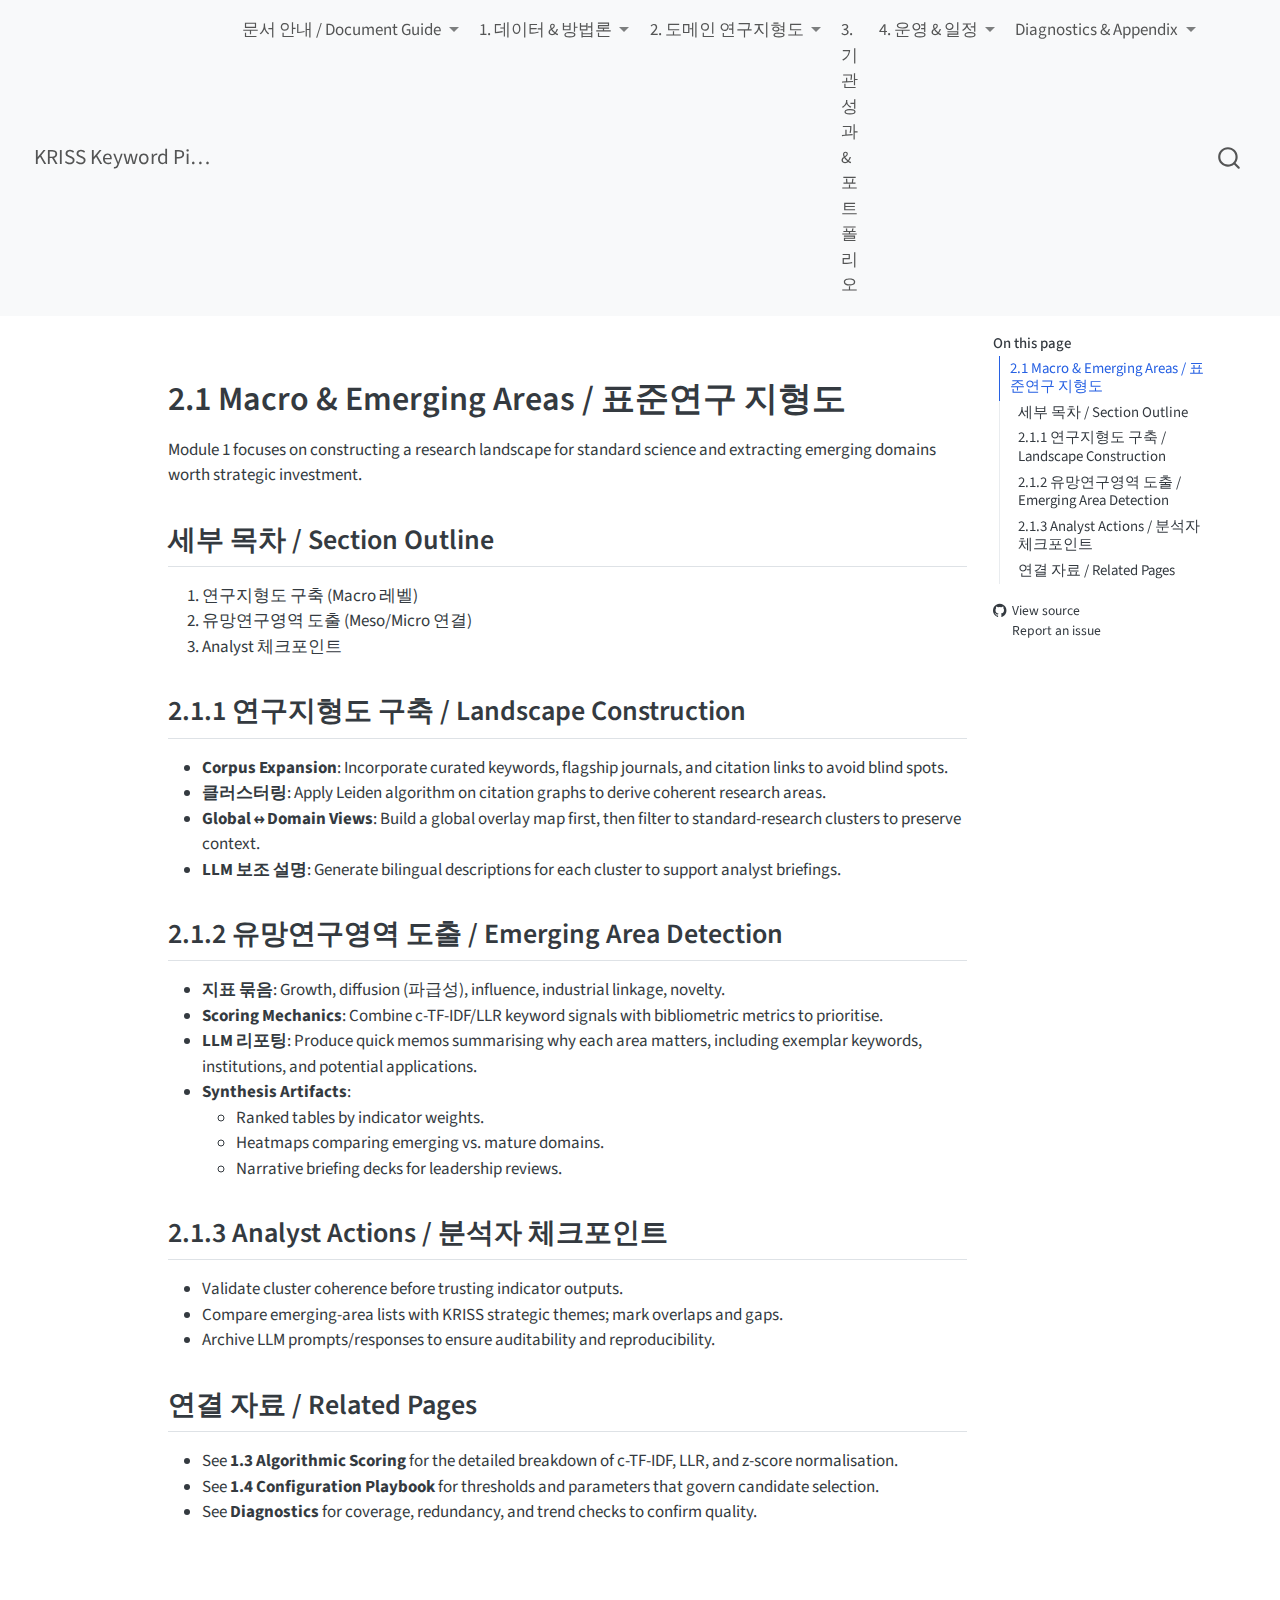
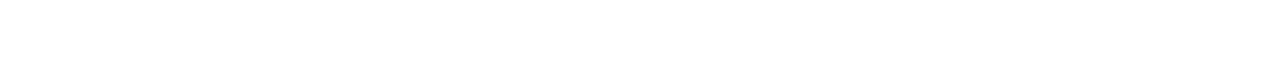
<file: docs/module_domain_map.html>
<!DOCTYPE html>
<html xmlns="http://www.w3.org/1999/xhtml" lang="en" xml:lang="en"><head>

<meta charset="utf-8">
<meta name="generator" content="quarto-1.8.25">

<meta name="viewport" content="width=device-width, initial-scale=1.0, user-scalable=yes">


<title>module_domain_map – KRISS Keyword Pipeline Report</title>
<style>
code{white-space: pre-wrap;}
span.smallcaps{font-variant: small-caps;}
div.columns{display: flex; gap: min(4vw, 1.5em);}
div.column{flex: auto; overflow-x: auto;}
div.hanging-indent{margin-left: 1.5em; text-indent: -1.5em;}
ul.task-list{list-style: none;}
ul.task-list li input[type="checkbox"] {
  width: 0.8em;
  margin: 0 0.8em 0.2em -1em; /* quarto-specific, see https://github.com/quarto-dev/quarto-cli/issues/4556 */ 
  vertical-align: middle;
}
</style>


<script src="../site_libs/quarto-nav/quarto-nav.js"></script>
<script src="../site_libs/quarto-nav/headroom.min.js"></script>
<script src="../site_libs/clipboard/clipboard.min.js"></script>
<script src="../site_libs/quarto-search/autocomplete.umd.js"></script>
<script src="../site_libs/quarto-search/fuse.min.js"></script>
<script src="../site_libs/quarto-search/quarto-search.js"></script>
<meta name="quarto:offset" content="../">
<script src="../site_libs/quarto-html/quarto.js" type="module"></script>
<script src="../site_libs/quarto-html/tabsets/tabsets.js" type="module"></script>
<script src="../site_libs/quarto-html/axe/axe-check.js" type="module"></script>
<script src="../site_libs/quarto-html/popper.min.js"></script>
<script src="../site_libs/quarto-html/tippy.umd.min.js"></script>
<script src="../site_libs/quarto-html/anchor.min.js"></script>
<link href="../site_libs/quarto-html/tippy.css" rel="stylesheet">
<link href="../site_libs/quarto-html/quarto-syntax-highlighting-7b89279ff1a6dce999919e0e67d4d9ec.css" rel="stylesheet" id="quarto-text-highlighting-styles">
<script src="../site_libs/bootstrap/bootstrap.min.js"></script>
<link href="../site_libs/bootstrap/bootstrap-icons.css" rel="stylesheet">
<link href="../site_libs/bootstrap/bootstrap-07effa53395b745c4c67794b4fcd4554.min.css" rel="stylesheet" append-hash="true" id="quarto-bootstrap" data-mode="light">
<script id="quarto-search-options" type="application/json">{
  "location": "navbar",
  "copy-button": false,
  "collapse-after": 3,
  "panel-placement": "end",
  "type": "overlay",
  "limit": 50,
  "keyboard-shortcut": [
    "f",
    "/",
    "s"
  ],
  "show-item-context": false,
  "language": {
    "search-no-results-text": "No results",
    "search-matching-documents-text": "matching documents",
    "search-copy-link-title": "Copy link to search",
    "search-hide-matches-text": "Hide additional matches",
    "search-more-match-text": "more match in this document",
    "search-more-matches-text": "more matches in this document",
    "search-clear-button-title": "Clear",
    "search-text-placeholder": "",
    "search-detached-cancel-button-title": "Cancel",
    "search-submit-button-title": "Submit",
    "search-label": "Search"
  }
}</script>


</head>

<body class="nav-fixed quarto-light">

<div id="quarto-search-results"></div>
  <header id="quarto-header" class="headroom fixed-top">
    <nav class="navbar navbar-expand-lg " data-bs-theme="dark">
      <div class="navbar-container container-fluid">
      <div class="navbar-brand-container mx-auto">
    <a href="../index.html" class="navbar-brand navbar-brand-logo">
    </a>
    <a class="navbar-brand" href="../index.html">
    <span class="navbar-title">KRISS Keyword Pipeline Report</span>
    </a>
  </div>
            <div id="quarto-search" class="" title="Search"></div>
          <button class="navbar-toggler" type="button" data-bs-toggle="collapse" data-bs-target="#navbarCollapse" aria-controls="navbarCollapse" role="menu" aria-expanded="false" aria-label="Toggle navigation" onclick="if (window.quartoToggleHeadroom) { window.quartoToggleHeadroom(); }">
  <span class="navbar-toggler-icon"></span>
</button>
          <div class="collapse navbar-collapse" id="navbarCollapse">
            <ul class="navbar-nav navbar-nav-scroll me-auto">
  <li class="nav-item dropdown ">
    <a class="nav-link dropdown-toggle" href="#" id="nav-menu-document-guide" role="link" data-bs-toggle="dropdown" aria-expanded="false">
 <span class="menu-text">문서 안내 / Document Guide</span>
    </a>
    <ul class="dropdown-menu" aria-labelledby="nav-menu-document-guide">    
        <li>
    <a class="dropdown-item" href="../index.html">
 <span class="dropdown-text">홈 / Home</span></a>
  </li>  
        <li>
    <a class="dropdown-item" href="../docs/research_overview.html">
 <span class="dropdown-text">프로젝트 개요</span></a>
  </li>  
        <li>
    <a class="dropdown-item" href="../docs/strategy_execution.html">
 <span class="dropdown-text">추진 전략 &amp; 수행</span></a>
  </li>  
    </ul>
  </li>
  <li class="nav-item dropdown ">
    <a class="nav-link dropdown-toggle" href="#" id="nav-menu-" role="link" data-bs-toggle="dropdown" aria-expanded="false">
 <span class="menu-text">1. 데이터 &amp; 방법론</span>
    </a>
    <ul class="dropdown-menu" aria-labelledby="nav-menu-">    
        <li>
    <a class="dropdown-item" href="../docs/data_architecture.html">
 <span class="dropdown-text">1.1 데이터 구조 &amp; 아이템 체계</span></a>
  </li>  
        <li>
    <a class="dropdown-item" href="../docs/pipeline_architecture.html">
 <span class="dropdown-text">1.2 파이프라인 아키텍처</span></a>
  </li>  
        <li>
    <a class="dropdown-item" href="../docs/algorithmic_scoring.html">
 <span class="dropdown-text">1.3 Algorithmic Scoring</span></a>
  </li>  
        <li>
    <a class="dropdown-item" href="../docs/configuration.html">
 <span class="dropdown-text">1.4 Configuration Playbook</span></a>
  </li>  
    </ul>
  </li>
  <li class="nav-item dropdown ">
    <a class="nav-link dropdown-toggle" href="#" id="nav-menu--1" role="link" data-bs-toggle="dropdown" aria-expanded="false">
 <span class="menu-text">2. 도메인 연구지형도</span>
    </a>
    <ul class="dropdown-menu" aria-labelledby="nav-menu--1">    
        <li>
    <a class="dropdown-item" href="../docs/module_domain_map.html">
 <span class="dropdown-text">연구지형 개요 / Landscape Overview</span></a>
  </li>  
        <li>
    <a class="dropdown-item" href="../docs/keyword_trends.html">
 <span class="dropdown-text">키워드 추세 탐색기 / Keyword Trends</span></a>
  </li>  
    </ul>
  </li>
  <li class="nav-item">
    <a class="nav-link" href="../docs/module_institutional.html"> 
<span class="menu-text">3. 기관 성과 &amp; 포트폴리오</span></a>
  </li>  
  <li class="nav-item dropdown ">
    <a class="nav-link dropdown-toggle" href="#" id="nav-menu--2" role="link" data-bs-toggle="dropdown" aria-expanded="false">
 <span class="menu-text">4. 운영 &amp; 일정</span>
    </a>
    <ul class="dropdown-menu" aria-labelledby="nav-menu--2">    
        <li>
    <a class="dropdown-item" href="../docs/delivery_plan.html">
 <span class="dropdown-text">4.1 수행 체계 &amp; 일정</span></a>
  </li>  
        <li>
    <a class="dropdown-item" href="../docs/operations.html">
 <span class="dropdown-text">4.2 Operations &amp; Restart</span></a>
  </li>  
    </ul>
  </li>
  <li class="nav-item dropdown ">
    <a class="nav-link dropdown-toggle" href="#" id="nav-menu-diagnostics--appendix" role="link" data-bs-toggle="dropdown" aria-expanded="false">
 <span class="menu-text">Diagnostics &amp; Appendix</span>
    </a>
    <ul class="dropdown-menu" aria-labelledby="nav-menu-diagnostics--appendix">    
        <li>
    <a class="dropdown-item" href="../docs/diagnostics.html">
 <span class="dropdown-text">Diagnostics</span></a>
  </li>  
        <li>
    <a class="dropdown-item" href="../docs/appendix.html">
 <span class="dropdown-text">Appendix</span></a>
  </li>  
        <li>
    <a class="dropdown-item" href="../docs/change_log.html">
 <span class="dropdown-text">Change Log</span></a>
  </li>  
    </ul>
  </li>
</ul>
          </div> <!-- /navcollapse -->
            <div class="quarto-navbar-tools">
</div>
      </div> <!-- /container-fluid -->
    </nav>
</header>
<!-- content -->
<div id="quarto-content" class="quarto-container page-columns page-rows-contents page-layout-article page-navbar">
<!-- sidebar -->
<!-- margin-sidebar -->
    <div id="quarto-margin-sidebar" class="sidebar margin-sidebar">
        <nav id="TOC" role="doc-toc" class="toc-active">
    <h2 id="toc-title">On this page</h2>
   
  <ul class="collapse">
  <li><a href="#macro-emerging-areas-표준연구-지형도" id="toc-macro-emerging-areas-표준연구-지형도" class="nav-link active" data-scroll-target="#macro-emerging-areas-표준연구-지형도">2.1 Macro &amp; Emerging Areas / 표준연구 지형도</a>
  <ul class="collapse">
  <li><a href="#세부-목차-section-outline" id="toc-세부-목차-section-outline" class="nav-link" data-scroll-target="#세부-목차-section-outline">세부 목차 / Section Outline</a></li>
  <li><a href="#연구지형도-구축-landscape-construction" id="toc-연구지형도-구축-landscape-construction" class="nav-link" data-scroll-target="#연구지형도-구축-landscape-construction">2.1.1 연구지형도 구축 / Landscape Construction</a></li>
  <li><a href="#유망연구영역-도출-emerging-area-detection" id="toc-유망연구영역-도출-emerging-area-detection" class="nav-link" data-scroll-target="#유망연구영역-도출-emerging-area-detection">2.1.2 유망연구영역 도출 / Emerging Area Detection</a></li>
  <li><a href="#analyst-actions-분석자-체크포인트" id="toc-analyst-actions-분석자-체크포인트" class="nav-link" data-scroll-target="#analyst-actions-분석자-체크포인트">2.1.3 Analyst Actions / 분석자 체크포인트</a></li>
  <li><a href="#연결-자료-related-pages" id="toc-연결-자료-related-pages" class="nav-link" data-scroll-target="#연결-자료-related-pages">연결 자료 / Related Pages</a></li>
  </ul></li>
  </ul>
<div class="toc-actions"><ul class="collapse"><li><a href="https://github.com/kimyoungjin06/final-report-placeholder/blob/main/docs/module_domain_map.qmd" class="toc-action"><i class="bi bi-github"></i>View source</a></li><li><a href="https://github.com/kimyoungjin06/final-report-placeholder/issues/new" class="toc-action"><i class="bi empty"></i>Report an issue</a></li></ul></div></nav>
    </div>
<!-- main -->
<main class="content" id="quarto-document-content"><header id="title-block-header" class="quarto-title-block"></header>




<section id="macro-emerging-areas-표준연구-지형도" class="level1">
<h1>2.1 Macro &amp; Emerging Areas / 표준연구 지형도</h1>
<p>Module 1 focuses on constructing a research landscape for standard science and extracting emerging domains worth strategic investment.</p>
<section id="세부-목차-section-outline" class="level2">
<h2 class="anchored" data-anchor-id="세부-목차-section-outline">세부 목차 / Section Outline</h2>
<ol type="1">
<li>연구지형도 구축 (Macro 레벨)</li>
<li>유망연구영역 도출 (Meso/Micro 연결)</li>
<li>Analyst 체크포인트</li>
</ol>
</section>
<section id="연구지형도-구축-landscape-construction" class="level2">
<h2 class="anchored" data-anchor-id="연구지형도-구축-landscape-construction">2.1.1 연구지형도 구축 / Landscape Construction</h2>
<ul>
<li><strong>Corpus Expansion</strong>: Incorporate curated keywords, flagship journals, and citation links to avoid blind spots.</li>
<li><strong>클러스터링</strong>: Apply Leiden algorithm on citation graphs to derive coherent research areas.</li>
<li><strong>Global ↔︎ Domain Views</strong>: Build a global overlay map first, then filter to standard-research clusters to preserve context.</li>
<li><strong>LLM 보조 설명</strong>: Generate bilingual descriptions for each cluster to support analyst briefings.</li>
</ul>
</section>
<section id="유망연구영역-도출-emerging-area-detection" class="level2">
<h2 class="anchored" data-anchor-id="유망연구영역-도출-emerging-area-detection">2.1.2 유망연구영역 도출 / Emerging Area Detection</h2>
<ul>
<li><strong>지표 묶음</strong>: Growth, diffusion (파급성), influence, industrial linkage, novelty.</li>
<li><strong>Scoring Mechanics</strong>: Combine c‑TF‑IDF/LLR keyword signals with bibliometric metrics to prioritise.</li>
<li><strong>LLM 리포팅</strong>: Produce quick memos summarising why each area matters, including exemplar keywords, institutions, and potential applications.</li>
<li><strong>Synthesis Artifacts</strong>:
<ul>
<li>Ranked tables by indicator weights.</li>
<li>Heatmaps comparing emerging vs.&nbsp;mature domains.</li>
<li>Narrative briefing decks for leadership reviews.</li>
</ul></li>
</ul>
</section>
<section id="analyst-actions-분석자-체크포인트" class="level2">
<h2 class="anchored" data-anchor-id="analyst-actions-분석자-체크포인트">2.1.3 Analyst Actions / 분석자 체크포인트</h2>
<ul>
<li>Validate cluster coherence before trusting indicator outputs.</li>
<li>Compare emerging-area lists with KRISS strategic themes; mark overlaps and gaps.</li>
<li>Archive LLM prompts/responses to ensure auditability and reproducibility.</li>
</ul>
</section>
<section id="연결-자료-related-pages" class="level2">
<h2 class="anchored" data-anchor-id="연결-자료-related-pages">연결 자료 / Related Pages</h2>
<ul>
<li>See <strong>1.3 Algorithmic Scoring</strong> for the detailed breakdown of c‑TF‑IDF, LLR, and z-score normalisation.</li>
<li>See <strong>1.4 Configuration Playbook</strong> for thresholds and parameters that govern candidate selection.</li>
<li>See <strong>Diagnostics</strong> for coverage, redundancy, and trend checks to confirm quality.</li>
</ul>


</section>
</section>

</main> <!-- /main -->
<script id="quarto-html-after-body" type="application/javascript">
  window.document.addEventListener("DOMContentLoaded", function (event) {
    const icon = "";
    const anchorJS = new window.AnchorJS();
    anchorJS.options = {
      placement: 'right',
      icon: icon
    };
    anchorJS.add('.anchored');
    const isCodeAnnotation = (el) => {
      for (const clz of el.classList) {
        if (clz.startsWith('code-annotation-')) {                     
          return true;
        }
      }
      return false;
    }
    const onCopySuccess = function(e) {
      // button target
      const button = e.trigger;
      // don't keep focus
      button.blur();
      // flash "checked"
      button.classList.add('code-copy-button-checked');
      var currentTitle = button.getAttribute("title");
      button.setAttribute("title", "Copied!");
      let tooltip;
      if (window.bootstrap) {
        button.setAttribute("data-bs-toggle", "tooltip");
        button.setAttribute("data-bs-placement", "left");
        button.setAttribute("data-bs-title", "Copied!");
        tooltip = new bootstrap.Tooltip(button, 
          { trigger: "manual", 
            customClass: "code-copy-button-tooltip",
            offset: [0, -8]});
        tooltip.show();    
      }
      setTimeout(function() {
        if (tooltip) {
          tooltip.hide();
          button.removeAttribute("data-bs-title");
          button.removeAttribute("data-bs-toggle");
          button.removeAttribute("data-bs-placement");
        }
        button.setAttribute("title", currentTitle);
        button.classList.remove('code-copy-button-checked');
      }, 1000);
      // clear code selection
      e.clearSelection();
    }
    const getTextToCopy = function(trigger) {
      const outerScaffold = trigger.parentElement.cloneNode(true);
      const codeEl = outerScaffold.querySelector('code');
      for (const childEl of codeEl.children) {
        if (isCodeAnnotation(childEl)) {
          childEl.remove();
        }
      }
      return codeEl.innerText;
    }
    const clipboard = new window.ClipboardJS('.code-copy-button:not([data-in-quarto-modal])', {
      text: getTextToCopy
    });
    clipboard.on('success', onCopySuccess);
    if (window.document.getElementById('quarto-embedded-source-code-modal')) {
      const clipboardModal = new window.ClipboardJS('.code-copy-button[data-in-quarto-modal]', {
        text: getTextToCopy,
        container: window.document.getElementById('quarto-embedded-source-code-modal')
      });
      clipboardModal.on('success', onCopySuccess);
    }
      var localhostRegex = new RegExp(/^(?:http|https):\/\/localhost\:?[0-9]*\//);
      var mailtoRegex = new RegExp(/^mailto:/);
        var filterRegex = new RegExp('/' + window.location.host + '/');
      var isInternal = (href) => {
          return filterRegex.test(href) || localhostRegex.test(href) || mailtoRegex.test(href);
      }
      // Inspect non-navigation links and adorn them if external
     var links = window.document.querySelectorAll('a[href]:not(.nav-link):not(.navbar-brand):not(.toc-action):not(.sidebar-link):not(.sidebar-item-toggle):not(.pagination-link):not(.no-external):not([aria-hidden]):not(.dropdown-item):not(.quarto-navigation-tool):not(.about-link)');
      for (var i=0; i<links.length; i++) {
        const link = links[i];
        if (!isInternal(link.href)) {
          // undo the damage that might have been done by quarto-nav.js in the case of
          // links that we want to consider external
          if (link.dataset.originalHref !== undefined) {
            link.href = link.dataset.originalHref;
          }
        }
      }
    function tippyHover(el, contentFn, onTriggerFn, onUntriggerFn) {
      const config = {
        allowHTML: true,
        maxWidth: 500,
        delay: 100,
        arrow: false,
        appendTo: function(el) {
            return el.parentElement;
        },
        interactive: true,
        interactiveBorder: 10,
        theme: 'quarto',
        placement: 'bottom-start',
      };
      if (contentFn) {
        config.content = contentFn;
      }
      if (onTriggerFn) {
        config.onTrigger = onTriggerFn;
      }
      if (onUntriggerFn) {
        config.onUntrigger = onUntriggerFn;
      }
      window.tippy(el, config); 
    }
    const noterefs = window.document.querySelectorAll('a[role="doc-noteref"]');
    for (var i=0; i<noterefs.length; i++) {
      const ref = noterefs[i];
      tippyHover(ref, function() {
        // use id or data attribute instead here
        let href = ref.getAttribute('data-footnote-href') || ref.getAttribute('href');
        try { href = new URL(href).hash; } catch {}
        const id = href.replace(/^#\/?/, "");
        const note = window.document.getElementById(id);
        if (note) {
          return note.innerHTML;
        } else {
          return "";
        }
      });
    }
    const xrefs = window.document.querySelectorAll('a.quarto-xref');
    const processXRef = (id, note) => {
      // Strip column container classes
      const stripColumnClz = (el) => {
        el.classList.remove("page-full", "page-columns");
        if (el.children) {
          for (const child of el.children) {
            stripColumnClz(child);
          }
        }
      }
      stripColumnClz(note)
      if (id === null || id.startsWith('sec-')) {
        // Special case sections, only their first couple elements
        const container = document.createElement("div");
        if (note.children && note.children.length > 2) {
          container.appendChild(note.children[0].cloneNode(true));
          for (let i = 1; i < note.children.length; i++) {
            const child = note.children[i];
            if (child.tagName === "P" && child.innerText === "") {
              continue;
            } else {
              container.appendChild(child.cloneNode(true));
              break;
            }
          }
          if (window.Quarto?.typesetMath) {
            window.Quarto.typesetMath(container);
          }
          return container.innerHTML
        } else {
          if (window.Quarto?.typesetMath) {
            window.Quarto.typesetMath(note);
          }
          return note.innerHTML;
        }
      } else {
        // Remove any anchor links if they are present
        const anchorLink = note.querySelector('a.anchorjs-link');
        if (anchorLink) {
          anchorLink.remove();
        }
        if (window.Quarto?.typesetMath) {
          window.Quarto.typesetMath(note);
        }
        if (note.classList.contains("callout")) {
          return note.outerHTML;
        } else {
          return note.innerHTML;
        }
      }
    }
    for (var i=0; i<xrefs.length; i++) {
      const xref = xrefs[i];
      tippyHover(xref, undefined, function(instance) {
        instance.disable();
        let url = xref.getAttribute('href');
        let hash = undefined; 
        if (url.startsWith('#')) {
          hash = url;
        } else {
          try { hash = new URL(url).hash; } catch {}
        }
        if (hash) {
          const id = hash.replace(/^#\/?/, "");
          const note = window.document.getElementById(id);
          if (note !== null) {
            try {
              const html = processXRef(id, note.cloneNode(true));
              instance.setContent(html);
            } finally {
              instance.enable();
              instance.show();
            }
          } else {
            // See if we can fetch this
            fetch(url.split('#')[0])
            .then(res => res.text())
            .then(html => {
              const parser = new DOMParser();
              const htmlDoc = parser.parseFromString(html, "text/html");
              const note = htmlDoc.getElementById(id);
              if (note !== null) {
                const html = processXRef(id, note);
                instance.setContent(html);
              } 
            }).finally(() => {
              instance.enable();
              instance.show();
            });
          }
        } else {
          // See if we can fetch a full url (with no hash to target)
          // This is a special case and we should probably do some content thinning / targeting
          fetch(url)
          .then(res => res.text())
          .then(html => {
            const parser = new DOMParser();
            const htmlDoc = parser.parseFromString(html, "text/html");
            const note = htmlDoc.querySelector('main.content');
            if (note !== null) {
              // This should only happen for chapter cross references
              // (since there is no id in the URL)
              // remove the first header
              if (note.children.length > 0 && note.children[0].tagName === "HEADER") {
                note.children[0].remove();
              }
              const html = processXRef(null, note);
              instance.setContent(html);
            } 
          }).finally(() => {
            instance.enable();
            instance.show();
          });
        }
      }, function(instance) {
      });
    }
        let selectedAnnoteEl;
        const selectorForAnnotation = ( cell, annotation) => {
          let cellAttr = 'data-code-cell="' + cell + '"';
          let lineAttr = 'data-code-annotation="' +  annotation + '"';
          const selector = 'span[' + cellAttr + '][' + lineAttr + ']';
          return selector;
        }
        const selectCodeLines = (annoteEl) => {
          const doc = window.document;
          const targetCell = annoteEl.getAttribute("data-target-cell");
          const targetAnnotation = annoteEl.getAttribute("data-target-annotation");
          const annoteSpan = window.document.querySelector(selectorForAnnotation(targetCell, targetAnnotation));
          const lines = annoteSpan.getAttribute("data-code-lines").split(",");
          const lineIds = lines.map((line) => {
            return targetCell + "-" + line;
          })
          let top = null;
          let height = null;
          let parent = null;
          if (lineIds.length > 0) {
              //compute the position of the single el (top and bottom and make a div)
              const el = window.document.getElementById(lineIds[0]);
              top = el.offsetTop;
              height = el.offsetHeight;
              parent = el.parentElement.parentElement;
            if (lineIds.length > 1) {
              const lastEl = window.document.getElementById(lineIds[lineIds.length - 1]);
              const bottom = lastEl.offsetTop + lastEl.offsetHeight;
              height = bottom - top;
            }
            if (top !== null && height !== null && parent !== null) {
              // cook up a div (if necessary) and position it 
              let div = window.document.getElementById("code-annotation-line-highlight");
              if (div === null) {
                div = window.document.createElement("div");
                div.setAttribute("id", "code-annotation-line-highlight");
                div.style.position = 'absolute';
                parent.appendChild(div);
              }
              div.style.top = top - 2 + "px";
              div.style.height = height + 4 + "px";
              div.style.left = 0;
              let gutterDiv = window.document.getElementById("code-annotation-line-highlight-gutter");
              if (gutterDiv === null) {
                gutterDiv = window.document.createElement("div");
                gutterDiv.setAttribute("id", "code-annotation-line-highlight-gutter");
                gutterDiv.style.position = 'absolute';
                const codeCell = window.document.getElementById(targetCell);
                const gutter = codeCell.querySelector('.code-annotation-gutter');
                gutter.appendChild(gutterDiv);
              }
              gutterDiv.style.top = top - 2 + "px";
              gutterDiv.style.height = height + 4 + "px";
            }
            selectedAnnoteEl = annoteEl;
          }
        };
        const unselectCodeLines = () => {
          const elementsIds = ["code-annotation-line-highlight", "code-annotation-line-highlight-gutter"];
          elementsIds.forEach((elId) => {
            const div = window.document.getElementById(elId);
            if (div) {
              div.remove();
            }
          });
          selectedAnnoteEl = undefined;
        };
          // Handle positioning of the toggle
      window.addEventListener(
        "resize",
        throttle(() => {
          elRect = undefined;
          if (selectedAnnoteEl) {
            selectCodeLines(selectedAnnoteEl);
          }
        }, 10)
      );
      function throttle(fn, ms) {
      let throttle = false;
      let timer;
        return (...args) => {
          if(!throttle) { // first call gets through
              fn.apply(this, args);
              throttle = true;
          } else { // all the others get throttled
              if(timer) clearTimeout(timer); // cancel #2
              timer = setTimeout(() => {
                fn.apply(this, args);
                timer = throttle = false;
              }, ms);
          }
        };
      }
        // Attach click handler to the DT
        const annoteDls = window.document.querySelectorAll('dt[data-target-cell]');
        for (const annoteDlNode of annoteDls) {
          annoteDlNode.addEventListener('click', (event) => {
            const clickedEl = event.target;
            if (clickedEl !== selectedAnnoteEl) {
              unselectCodeLines();
              const activeEl = window.document.querySelector('dt[data-target-cell].code-annotation-active');
              if (activeEl) {
                activeEl.classList.remove('code-annotation-active');
              }
              selectCodeLines(clickedEl);
              clickedEl.classList.add('code-annotation-active');
            } else {
              // Unselect the line
              unselectCodeLines();
              clickedEl.classList.remove('code-annotation-active');
            }
          });
        }
    const findCites = (el) => {
      const parentEl = el.parentElement;
      if (parentEl) {
        const cites = parentEl.dataset.cites;
        if (cites) {
          return {
            el,
            cites: cites.split(' ')
          };
        } else {
          return findCites(el.parentElement)
        }
      } else {
        return undefined;
      }
    };
    var bibliorefs = window.document.querySelectorAll('a[role="doc-biblioref"]');
    for (var i=0; i<bibliorefs.length; i++) {
      const ref = bibliorefs[i];
      const citeInfo = findCites(ref);
      if (citeInfo) {
        tippyHover(citeInfo.el, function() {
          var popup = window.document.createElement('div');
          citeInfo.cites.forEach(function(cite) {
            var citeDiv = window.document.createElement('div');
            citeDiv.classList.add('hanging-indent');
            citeDiv.classList.add('csl-entry');
            var biblioDiv = window.document.getElementById('ref-' + cite);
            if (biblioDiv) {
              citeDiv.innerHTML = biblioDiv.innerHTML;
            }
            popup.appendChild(citeDiv);
          });
          return popup.innerHTML;
        });
      }
    }
  });
  </script>
</div> <!-- /content -->




<footer class="footer"><div class="nav-footer"><div class="nav-footer-center"><div class="toc-actions d-sm-block d-md-none"><ul><li><a href="https://github.com/kimyoungjin06/final-report-placeholder/blob/main/docs/module_domain_map.qmd" class="toc-action"><i class="bi bi-github"></i>View source</a></li><li><a href="https://github.com/kimyoungjin06/final-report-placeholder/issues/new" class="toc-action"><i class="bi empty"></i>Report an issue</a></li></ul></div></div></div></footer></body></html>
</file>
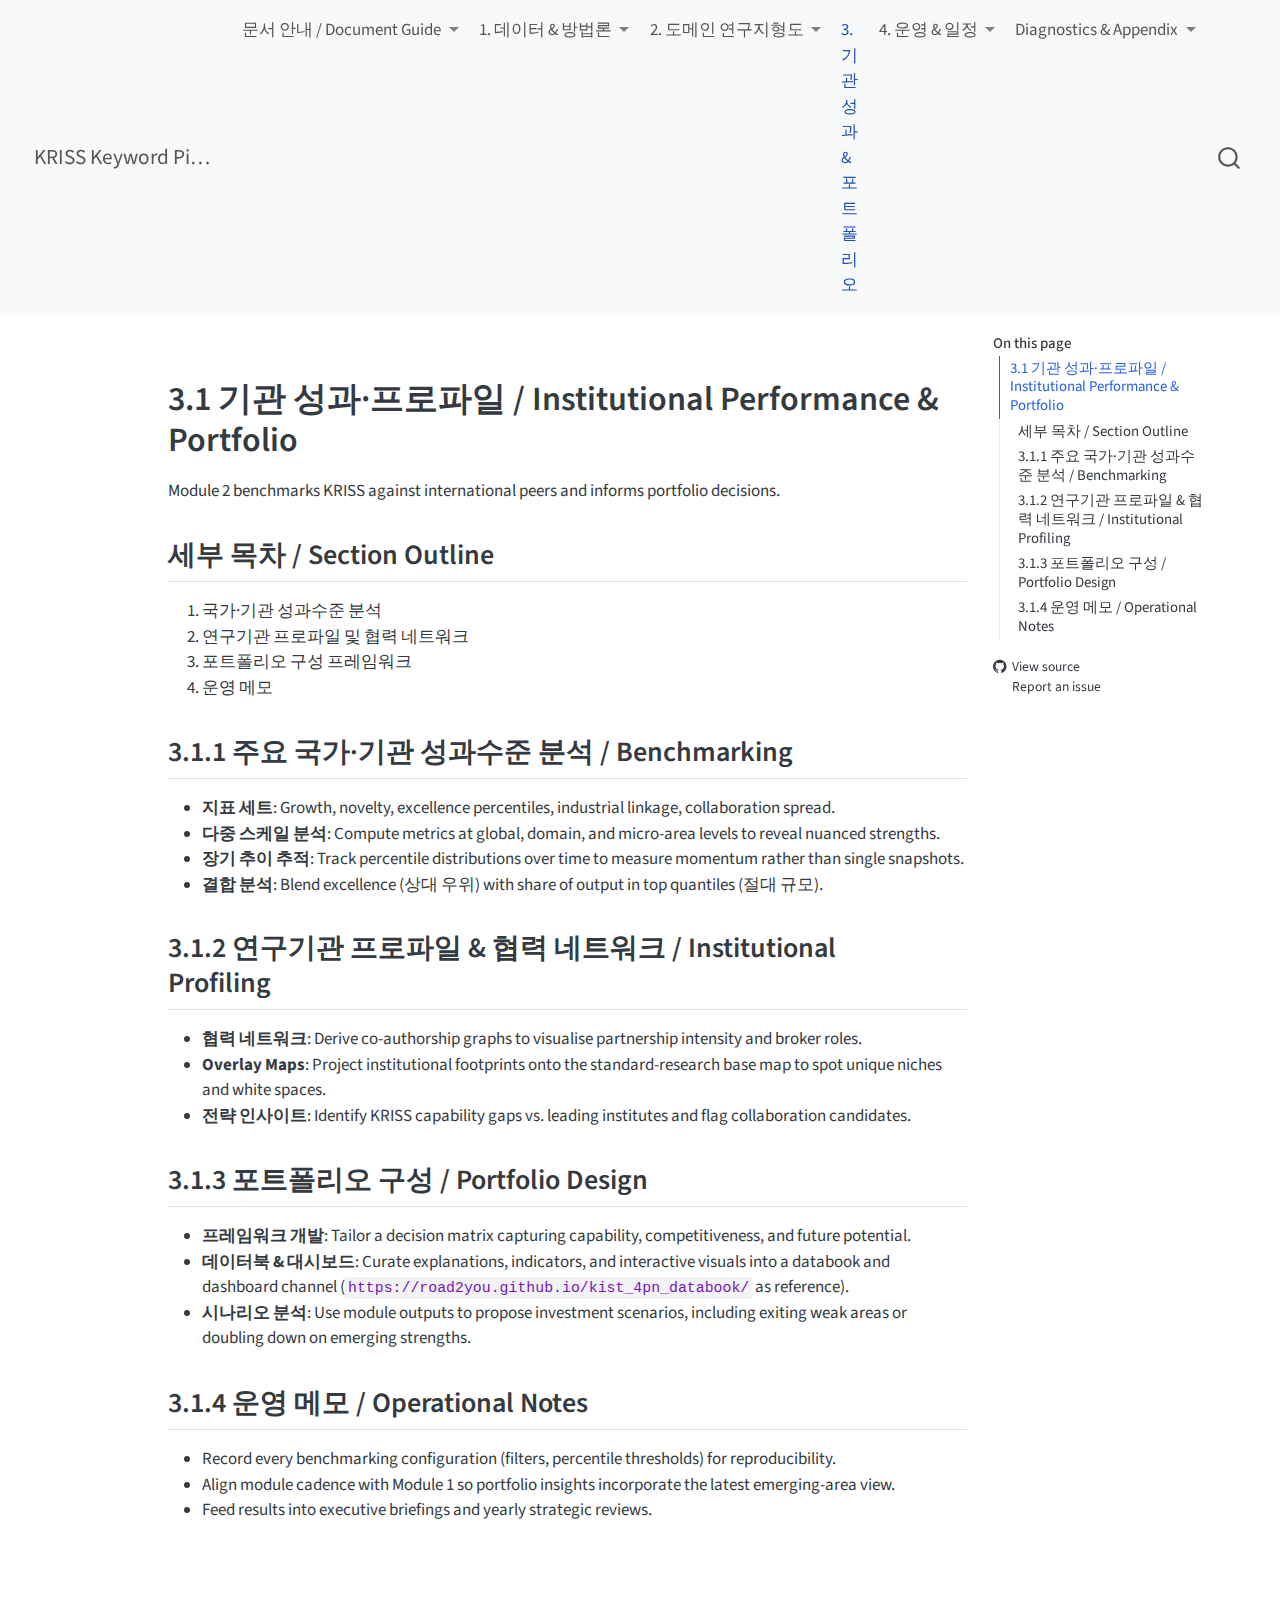
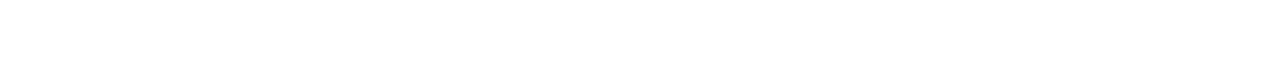
<file: docs/module_institutional.html>
<!DOCTYPE html>
<html xmlns="http://www.w3.org/1999/xhtml" lang="en" xml:lang="en"><head>

<meta charset="utf-8">
<meta name="generator" content="quarto-1.8.25">

<meta name="viewport" content="width=device-width, initial-scale=1.0, user-scalable=yes">


<title>module_institutional – KRISS Keyword Pipeline Report</title>
<style>
code{white-space: pre-wrap;}
span.smallcaps{font-variant: small-caps;}
div.columns{display: flex; gap: min(4vw, 1.5em);}
div.column{flex: auto; overflow-x: auto;}
div.hanging-indent{margin-left: 1.5em; text-indent: -1.5em;}
ul.task-list{list-style: none;}
ul.task-list li input[type="checkbox"] {
  width: 0.8em;
  margin: 0 0.8em 0.2em -1em; /* quarto-specific, see https://github.com/quarto-dev/quarto-cli/issues/4556 */ 
  vertical-align: middle;
}
</style>


<script src="../site_libs/quarto-nav/quarto-nav.js"></script>
<script src="../site_libs/quarto-nav/headroom.min.js"></script>
<script src="../site_libs/clipboard/clipboard.min.js"></script>
<script src="../site_libs/quarto-search/autocomplete.umd.js"></script>
<script src="../site_libs/quarto-search/fuse.min.js"></script>
<script src="../site_libs/quarto-search/quarto-search.js"></script>
<meta name="quarto:offset" content="../">
<script src="../site_libs/quarto-html/quarto.js" type="module"></script>
<script src="../site_libs/quarto-html/tabsets/tabsets.js" type="module"></script>
<script src="../site_libs/quarto-html/axe/axe-check.js" type="module"></script>
<script src="../site_libs/quarto-html/popper.min.js"></script>
<script src="../site_libs/quarto-html/tippy.umd.min.js"></script>
<script src="../site_libs/quarto-html/anchor.min.js"></script>
<link href="../site_libs/quarto-html/tippy.css" rel="stylesheet">
<link href="../site_libs/quarto-html/quarto-syntax-highlighting-7b89279ff1a6dce999919e0e67d4d9ec.css" rel="stylesheet" id="quarto-text-highlighting-styles">
<script src="../site_libs/bootstrap/bootstrap.min.js"></script>
<link href="../site_libs/bootstrap/bootstrap-icons.css" rel="stylesheet">
<link href="../site_libs/bootstrap/bootstrap-07effa53395b745c4c67794b4fcd4554.min.css" rel="stylesheet" append-hash="true" id="quarto-bootstrap" data-mode="light">
<script id="quarto-search-options" type="application/json">{
  "location": "navbar",
  "copy-button": false,
  "collapse-after": 3,
  "panel-placement": "end",
  "type": "overlay",
  "limit": 50,
  "keyboard-shortcut": [
    "f",
    "/",
    "s"
  ],
  "show-item-context": false,
  "language": {
    "search-no-results-text": "No results",
    "search-matching-documents-text": "matching documents",
    "search-copy-link-title": "Copy link to search",
    "search-hide-matches-text": "Hide additional matches",
    "search-more-match-text": "more match in this document",
    "search-more-matches-text": "more matches in this document",
    "search-clear-button-title": "Clear",
    "search-text-placeholder": "",
    "search-detached-cancel-button-title": "Cancel",
    "search-submit-button-title": "Submit",
    "search-label": "Search"
  }
}</script>


</head>

<body class="nav-fixed quarto-light">

<div id="quarto-search-results"></div>
  <header id="quarto-header" class="headroom fixed-top">
    <nav class="navbar navbar-expand-lg " data-bs-theme="dark">
      <div class="navbar-container container-fluid">
      <div class="navbar-brand-container mx-auto">
    <a href="../index.html" class="navbar-brand navbar-brand-logo">
    </a>
    <a class="navbar-brand" href="../index.html">
    <span class="navbar-title">KRISS Keyword Pipeline Report</span>
    </a>
  </div>
            <div id="quarto-search" class="" title="Search"></div>
          <button class="navbar-toggler" type="button" data-bs-toggle="collapse" data-bs-target="#navbarCollapse" aria-controls="navbarCollapse" role="menu" aria-expanded="false" aria-label="Toggle navigation" onclick="if (window.quartoToggleHeadroom) { window.quartoToggleHeadroom(); }">
  <span class="navbar-toggler-icon"></span>
</button>
          <div class="collapse navbar-collapse" id="navbarCollapse">
            <ul class="navbar-nav navbar-nav-scroll me-auto">
  <li class="nav-item dropdown ">
    <a class="nav-link dropdown-toggle" href="#" id="nav-menu-document-guide" role="link" data-bs-toggle="dropdown" aria-expanded="false">
 <span class="menu-text">문서 안내 / Document Guide</span>
    </a>
    <ul class="dropdown-menu" aria-labelledby="nav-menu-document-guide">    
        <li>
    <a class="dropdown-item" href="../index.html">
 <span class="dropdown-text">홈 / Home</span></a>
  </li>  
        <li>
    <a class="dropdown-item" href="../docs/research_overview.html">
 <span class="dropdown-text">프로젝트 개요</span></a>
  </li>  
        <li>
    <a class="dropdown-item" href="../docs/strategy_execution.html">
 <span class="dropdown-text">추진 전략 &amp; 수행</span></a>
  </li>  
    </ul>
  </li>
  <li class="nav-item dropdown ">
    <a class="nav-link dropdown-toggle" href="#" id="nav-menu-" role="link" data-bs-toggle="dropdown" aria-expanded="false">
 <span class="menu-text">1. 데이터 &amp; 방법론</span>
    </a>
    <ul class="dropdown-menu" aria-labelledby="nav-menu-">    
        <li>
    <a class="dropdown-item" href="../docs/data_architecture.html">
 <span class="dropdown-text">1.1 데이터 구조 &amp; 아이템 체계</span></a>
  </li>  
        <li>
    <a class="dropdown-item" href="../docs/pipeline_architecture.html">
 <span class="dropdown-text">1.2 파이프라인 아키텍처</span></a>
  </li>  
        <li>
    <a class="dropdown-item" href="../docs/algorithmic_scoring.html">
 <span class="dropdown-text">1.3 Algorithmic Scoring</span></a>
  </li>  
        <li>
    <a class="dropdown-item" href="../docs/configuration.html">
 <span class="dropdown-text">1.4 Configuration Playbook</span></a>
  </li>  
    </ul>
  </li>
  <li class="nav-item dropdown ">
    <a class="nav-link dropdown-toggle" href="#" id="nav-menu--1" role="link" data-bs-toggle="dropdown" aria-expanded="false">
 <span class="menu-text">2. 도메인 연구지형도</span>
    </a>
    <ul class="dropdown-menu" aria-labelledby="nav-menu--1">    
        <li>
    <a class="dropdown-item" href="../docs/module_domain_map.html">
 <span class="dropdown-text">연구지형 개요 / Landscape Overview</span></a>
  </li>  
        <li>
    <a class="dropdown-item" href="../docs/keyword_trends.html">
 <span class="dropdown-text">키워드 추세 탐색기 / Keyword Trends</span></a>
  </li>  
    </ul>
  </li>
  <li class="nav-item">
    <a class="nav-link active" href="../docs/module_institutional.html" aria-current="page"> 
<span class="menu-text">3. 기관 성과 &amp; 포트폴리오</span></a>
  </li>  
  <li class="nav-item dropdown ">
    <a class="nav-link dropdown-toggle" href="#" id="nav-menu--2" role="link" data-bs-toggle="dropdown" aria-expanded="false">
 <span class="menu-text">4. 운영 &amp; 일정</span>
    </a>
    <ul class="dropdown-menu" aria-labelledby="nav-menu--2">    
        <li>
    <a class="dropdown-item" href="../docs/delivery_plan.html">
 <span class="dropdown-text">4.1 수행 체계 &amp; 일정</span></a>
  </li>  
        <li>
    <a class="dropdown-item" href="../docs/operations.html">
 <span class="dropdown-text">4.2 Operations &amp; Restart</span></a>
  </li>  
    </ul>
  </li>
  <li class="nav-item dropdown ">
    <a class="nav-link dropdown-toggle" href="#" id="nav-menu-diagnostics--appendix" role="link" data-bs-toggle="dropdown" aria-expanded="false">
 <span class="menu-text">Diagnostics &amp; Appendix</span>
    </a>
    <ul class="dropdown-menu" aria-labelledby="nav-menu-diagnostics--appendix">    
        <li>
    <a class="dropdown-item" href="../docs/diagnostics.html">
 <span class="dropdown-text">Diagnostics</span></a>
  </li>  
        <li>
    <a class="dropdown-item" href="../docs/appendix.html">
 <span class="dropdown-text">Appendix</span></a>
  </li>  
        <li>
    <a class="dropdown-item" href="../docs/change_log.html">
 <span class="dropdown-text">Change Log</span></a>
  </li>  
    </ul>
  </li>
</ul>
          </div> <!-- /navcollapse -->
            <div class="quarto-navbar-tools">
</div>
      </div> <!-- /container-fluid -->
    </nav>
</header>
<!-- content -->
<div id="quarto-content" class="quarto-container page-columns page-rows-contents page-layout-article page-navbar">
<!-- sidebar -->
<!-- margin-sidebar -->
    <div id="quarto-margin-sidebar" class="sidebar margin-sidebar">
        <nav id="TOC" role="doc-toc" class="toc-active">
    <h2 id="toc-title">On this page</h2>
   
  <ul class="collapse">
  <li><a href="#기관-성과프로파일-institutional-performance-portfolio" id="toc-기관-성과프로파일-institutional-performance-portfolio" class="nav-link active" data-scroll-target="#기관-성과프로파일-institutional-performance-portfolio">3.1 기관 성과·프로파일 / Institutional Performance &amp; Portfolio</a>
  <ul class="collapse">
  <li><a href="#세부-목차-section-outline" id="toc-세부-목차-section-outline" class="nav-link" data-scroll-target="#세부-목차-section-outline">세부 목차 / Section Outline</a></li>
  <li><a href="#주요-국가기관-성과수준-분석-benchmarking" id="toc-주요-국가기관-성과수준-분석-benchmarking" class="nav-link" data-scroll-target="#주요-국가기관-성과수준-분석-benchmarking">3.1.1 주요 국가·기관 성과수준 분석 / Benchmarking</a></li>
  <li><a href="#연구기관-프로파일-협력-네트워크-institutional-profiling" id="toc-연구기관-프로파일-협력-네트워크-institutional-profiling" class="nav-link" data-scroll-target="#연구기관-프로파일-협력-네트워크-institutional-profiling">3.1.2 연구기관 프로파일 &amp; 협력 네트워크 / Institutional Profiling</a></li>
  <li><a href="#포트폴리오-구성-portfolio-design" id="toc-포트폴리오-구성-portfolio-design" class="nav-link" data-scroll-target="#포트폴리오-구성-portfolio-design">3.1.3 포트폴리오 구성 / Portfolio Design</a></li>
  <li><a href="#운영-메모-operational-notes" id="toc-운영-메모-operational-notes" class="nav-link" data-scroll-target="#운영-메모-operational-notes">3.1.4 운영 메모 / Operational Notes</a></li>
  </ul></li>
  </ul>
<div class="toc-actions"><ul class="collapse"><li><a href="https://github.com/kimyoungjin06/final-report-placeholder/blob/main/docs/module_institutional.qmd" class="toc-action"><i class="bi bi-github"></i>View source</a></li><li><a href="https://github.com/kimyoungjin06/final-report-placeholder/issues/new" class="toc-action"><i class="bi empty"></i>Report an issue</a></li></ul></div></nav>
    </div>
<!-- main -->
<main class="content" id="quarto-document-content"><header id="title-block-header" class="quarto-title-block"></header>




<section id="기관-성과프로파일-institutional-performance-portfolio" class="level1">
<h1>3.1 기관 성과·프로파일 / Institutional Performance &amp; Portfolio</h1>
<p>Module 2 benchmarks KRISS against international peers and informs portfolio decisions.</p>
<section id="세부-목차-section-outline" class="level2">
<h2 class="anchored" data-anchor-id="세부-목차-section-outline">세부 목차 / Section Outline</h2>
<ol type="1">
<li>국가·기관 성과수준 분석</li>
<li>연구기관 프로파일 및 협력 네트워크</li>
<li>포트폴리오 구성 프레임워크</li>
<li>운영 메모</li>
</ol>
</section>
<section id="주요-국가기관-성과수준-분석-benchmarking" class="level2">
<h2 class="anchored" data-anchor-id="주요-국가기관-성과수준-분석-benchmarking">3.1.1 주요 국가·기관 성과수준 분석 / Benchmarking</h2>
<ul>
<li><strong>지표 세트</strong>: Growth, novelty, excellence percentiles, industrial linkage, collaboration spread.</li>
<li><strong>다중 스케일 분석</strong>: Compute metrics at global, domain, and micro-area levels to reveal nuanced strengths.</li>
<li><strong>장기 추이 추적</strong>: Track percentile distributions over time to measure momentum rather than single snapshots.</li>
<li><strong>결합 분석</strong>: Blend excellence (상대 우위) with share of output in top quantiles (절대 규모).</li>
</ul>
</section>
<section id="연구기관-프로파일-협력-네트워크-institutional-profiling" class="level2">
<h2 class="anchored" data-anchor-id="연구기관-프로파일-협력-네트워크-institutional-profiling">3.1.2 연구기관 프로파일 &amp; 협력 네트워크 / Institutional Profiling</h2>
<ul>
<li><strong>협력 네트워크</strong>: Derive co-authorship graphs to visualise partnership intensity and broker roles.</li>
<li><strong>Overlay Maps</strong>: Project institutional footprints onto the standard-research base map to spot unique niches and white spaces.</li>
<li><strong>전략 인사이트</strong>: Identify KRISS capability gaps vs.&nbsp;leading institutes and flag collaboration candidates.</li>
</ul>
</section>
<section id="포트폴리오-구성-portfolio-design" class="level2">
<h2 class="anchored" data-anchor-id="포트폴리오-구성-portfolio-design">3.1.3 포트폴리오 구성 / Portfolio Design</h2>
<ul>
<li><strong>프레임워크 개발</strong>: Tailor a decision matrix capturing capability, competitiveness, and future potential.</li>
<li><strong>데이터북 &amp; 대시보드</strong>: Curate explanations, indicators, and interactive visuals into a databook and dashboard channel (<code>https://road2you.github.io/kist_4pn_databook/</code> as reference).</li>
<li><strong>시나리오 분석</strong>: Use module outputs to propose investment scenarios, including exiting weak areas or doubling down on emerging strengths.</li>
</ul>
</section>
<section id="운영-메모-operational-notes" class="level2">
<h2 class="anchored" data-anchor-id="운영-메모-operational-notes">3.1.4 운영 메모 / Operational Notes</h2>
<ul>
<li>Record every benchmarking configuration (filters, percentile thresholds) for reproducibility.</li>
<li>Align module cadence with Module 1 so portfolio insights incorporate the latest emerging-area view.</li>
<li>Feed results into executive briefings and yearly strategic reviews.</li>
</ul>


</section>
</section>

</main> <!-- /main -->
<script id="quarto-html-after-body" type="application/javascript">
  window.document.addEventListener("DOMContentLoaded", function (event) {
    const icon = "";
    const anchorJS = new window.AnchorJS();
    anchorJS.options = {
      placement: 'right',
      icon: icon
    };
    anchorJS.add('.anchored');
    const isCodeAnnotation = (el) => {
      for (const clz of el.classList) {
        if (clz.startsWith('code-annotation-')) {                     
          return true;
        }
      }
      return false;
    }
    const onCopySuccess = function(e) {
      // button target
      const button = e.trigger;
      // don't keep focus
      button.blur();
      // flash "checked"
      button.classList.add('code-copy-button-checked');
      var currentTitle = button.getAttribute("title");
      button.setAttribute("title", "Copied!");
      let tooltip;
      if (window.bootstrap) {
        button.setAttribute("data-bs-toggle", "tooltip");
        button.setAttribute("data-bs-placement", "left");
        button.setAttribute("data-bs-title", "Copied!");
        tooltip = new bootstrap.Tooltip(button, 
          { trigger: "manual", 
            customClass: "code-copy-button-tooltip",
            offset: [0, -8]});
        tooltip.show();    
      }
      setTimeout(function() {
        if (tooltip) {
          tooltip.hide();
          button.removeAttribute("data-bs-title");
          button.removeAttribute("data-bs-toggle");
          button.removeAttribute("data-bs-placement");
        }
        button.setAttribute("title", currentTitle);
        button.classList.remove('code-copy-button-checked');
      }, 1000);
      // clear code selection
      e.clearSelection();
    }
    const getTextToCopy = function(trigger) {
      const outerScaffold = trigger.parentElement.cloneNode(true);
      const codeEl = outerScaffold.querySelector('code');
      for (const childEl of codeEl.children) {
        if (isCodeAnnotation(childEl)) {
          childEl.remove();
        }
      }
      return codeEl.innerText;
    }
    const clipboard = new window.ClipboardJS('.code-copy-button:not([data-in-quarto-modal])', {
      text: getTextToCopy
    });
    clipboard.on('success', onCopySuccess);
    if (window.document.getElementById('quarto-embedded-source-code-modal')) {
      const clipboardModal = new window.ClipboardJS('.code-copy-button[data-in-quarto-modal]', {
        text: getTextToCopy,
        container: window.document.getElementById('quarto-embedded-source-code-modal')
      });
      clipboardModal.on('success', onCopySuccess);
    }
      var localhostRegex = new RegExp(/^(?:http|https):\/\/localhost\:?[0-9]*\//);
      var mailtoRegex = new RegExp(/^mailto:/);
        var filterRegex = new RegExp('/' + window.location.host + '/');
      var isInternal = (href) => {
          return filterRegex.test(href) || localhostRegex.test(href) || mailtoRegex.test(href);
      }
      // Inspect non-navigation links and adorn them if external
     var links = window.document.querySelectorAll('a[href]:not(.nav-link):not(.navbar-brand):not(.toc-action):not(.sidebar-link):not(.sidebar-item-toggle):not(.pagination-link):not(.no-external):not([aria-hidden]):not(.dropdown-item):not(.quarto-navigation-tool):not(.about-link)');
      for (var i=0; i<links.length; i++) {
        const link = links[i];
        if (!isInternal(link.href)) {
          // undo the damage that might have been done by quarto-nav.js in the case of
          // links that we want to consider external
          if (link.dataset.originalHref !== undefined) {
            link.href = link.dataset.originalHref;
          }
        }
      }
    function tippyHover(el, contentFn, onTriggerFn, onUntriggerFn) {
      const config = {
        allowHTML: true,
        maxWidth: 500,
        delay: 100,
        arrow: false,
        appendTo: function(el) {
            return el.parentElement;
        },
        interactive: true,
        interactiveBorder: 10,
        theme: 'quarto',
        placement: 'bottom-start',
      };
      if (contentFn) {
        config.content = contentFn;
      }
      if (onTriggerFn) {
        config.onTrigger = onTriggerFn;
      }
      if (onUntriggerFn) {
        config.onUntrigger = onUntriggerFn;
      }
      window.tippy(el, config); 
    }
    const noterefs = window.document.querySelectorAll('a[role="doc-noteref"]');
    for (var i=0; i<noterefs.length; i++) {
      const ref = noterefs[i];
      tippyHover(ref, function() {
        // use id or data attribute instead here
        let href = ref.getAttribute('data-footnote-href') || ref.getAttribute('href');
        try { href = new URL(href).hash; } catch {}
        const id = href.replace(/^#\/?/, "");
        const note = window.document.getElementById(id);
        if (note) {
          return note.innerHTML;
        } else {
          return "";
        }
      });
    }
    const xrefs = window.document.querySelectorAll('a.quarto-xref');
    const processXRef = (id, note) => {
      // Strip column container classes
      const stripColumnClz = (el) => {
        el.classList.remove("page-full", "page-columns");
        if (el.children) {
          for (const child of el.children) {
            stripColumnClz(child);
          }
        }
      }
      stripColumnClz(note)
      if (id === null || id.startsWith('sec-')) {
        // Special case sections, only their first couple elements
        const container = document.createElement("div");
        if (note.children && note.children.length > 2) {
          container.appendChild(note.children[0].cloneNode(true));
          for (let i = 1; i < note.children.length; i++) {
            const child = note.children[i];
            if (child.tagName === "P" && child.innerText === "") {
              continue;
            } else {
              container.appendChild(child.cloneNode(true));
              break;
            }
          }
          if (window.Quarto?.typesetMath) {
            window.Quarto.typesetMath(container);
          }
          return container.innerHTML
        } else {
          if (window.Quarto?.typesetMath) {
            window.Quarto.typesetMath(note);
          }
          return note.innerHTML;
        }
      } else {
        // Remove any anchor links if they are present
        const anchorLink = note.querySelector('a.anchorjs-link');
        if (anchorLink) {
          anchorLink.remove();
        }
        if (window.Quarto?.typesetMath) {
          window.Quarto.typesetMath(note);
        }
        if (note.classList.contains("callout")) {
          return note.outerHTML;
        } else {
          return note.innerHTML;
        }
      }
    }
    for (var i=0; i<xrefs.length; i++) {
      const xref = xrefs[i];
      tippyHover(xref, undefined, function(instance) {
        instance.disable();
        let url = xref.getAttribute('href');
        let hash = undefined; 
        if (url.startsWith('#')) {
          hash = url;
        } else {
          try { hash = new URL(url).hash; } catch {}
        }
        if (hash) {
          const id = hash.replace(/^#\/?/, "");
          const note = window.document.getElementById(id);
          if (note !== null) {
            try {
              const html = processXRef(id, note.cloneNode(true));
              instance.setContent(html);
            } finally {
              instance.enable();
              instance.show();
            }
          } else {
            // See if we can fetch this
            fetch(url.split('#')[0])
            .then(res => res.text())
            .then(html => {
              const parser = new DOMParser();
              const htmlDoc = parser.parseFromString(html, "text/html");
              const note = htmlDoc.getElementById(id);
              if (note !== null) {
                const html = processXRef(id, note);
                instance.setContent(html);
              } 
            }).finally(() => {
              instance.enable();
              instance.show();
            });
          }
        } else {
          // See if we can fetch a full url (with no hash to target)
          // This is a special case and we should probably do some content thinning / targeting
          fetch(url)
          .then(res => res.text())
          .then(html => {
            const parser = new DOMParser();
            const htmlDoc = parser.parseFromString(html, "text/html");
            const note = htmlDoc.querySelector('main.content');
            if (note !== null) {
              // This should only happen for chapter cross references
              // (since there is no id in the URL)
              // remove the first header
              if (note.children.length > 0 && note.children[0].tagName === "HEADER") {
                note.children[0].remove();
              }
              const html = processXRef(null, note);
              instance.setContent(html);
            } 
          }).finally(() => {
            instance.enable();
            instance.show();
          });
        }
      }, function(instance) {
      });
    }
        let selectedAnnoteEl;
        const selectorForAnnotation = ( cell, annotation) => {
          let cellAttr = 'data-code-cell="' + cell + '"';
          let lineAttr = 'data-code-annotation="' +  annotation + '"';
          const selector = 'span[' + cellAttr + '][' + lineAttr + ']';
          return selector;
        }
        const selectCodeLines = (annoteEl) => {
          const doc = window.document;
          const targetCell = annoteEl.getAttribute("data-target-cell");
          const targetAnnotation = annoteEl.getAttribute("data-target-annotation");
          const annoteSpan = window.document.querySelector(selectorForAnnotation(targetCell, targetAnnotation));
          const lines = annoteSpan.getAttribute("data-code-lines").split(",");
          const lineIds = lines.map((line) => {
            return targetCell + "-" + line;
          })
          let top = null;
          let height = null;
          let parent = null;
          if (lineIds.length > 0) {
              //compute the position of the single el (top and bottom and make a div)
              const el = window.document.getElementById(lineIds[0]);
              top = el.offsetTop;
              height = el.offsetHeight;
              parent = el.parentElement.parentElement;
            if (lineIds.length > 1) {
              const lastEl = window.document.getElementById(lineIds[lineIds.length - 1]);
              const bottom = lastEl.offsetTop + lastEl.offsetHeight;
              height = bottom - top;
            }
            if (top !== null && height !== null && parent !== null) {
              // cook up a div (if necessary) and position it 
              let div = window.document.getElementById("code-annotation-line-highlight");
              if (div === null) {
                div = window.document.createElement("div");
                div.setAttribute("id", "code-annotation-line-highlight");
                div.style.position = 'absolute';
                parent.appendChild(div);
              }
              div.style.top = top - 2 + "px";
              div.style.height = height + 4 + "px";
              div.style.left = 0;
              let gutterDiv = window.document.getElementById("code-annotation-line-highlight-gutter");
              if (gutterDiv === null) {
                gutterDiv = window.document.createElement("div");
                gutterDiv.setAttribute("id", "code-annotation-line-highlight-gutter");
                gutterDiv.style.position = 'absolute';
                const codeCell = window.document.getElementById(targetCell);
                const gutter = codeCell.querySelector('.code-annotation-gutter');
                gutter.appendChild(gutterDiv);
              }
              gutterDiv.style.top = top - 2 + "px";
              gutterDiv.style.height = height + 4 + "px";
            }
            selectedAnnoteEl = annoteEl;
          }
        };
        const unselectCodeLines = () => {
          const elementsIds = ["code-annotation-line-highlight", "code-annotation-line-highlight-gutter"];
          elementsIds.forEach((elId) => {
            const div = window.document.getElementById(elId);
            if (div) {
              div.remove();
            }
          });
          selectedAnnoteEl = undefined;
        };
          // Handle positioning of the toggle
      window.addEventListener(
        "resize",
        throttle(() => {
          elRect = undefined;
          if (selectedAnnoteEl) {
            selectCodeLines(selectedAnnoteEl);
          }
        }, 10)
      );
      function throttle(fn, ms) {
      let throttle = false;
      let timer;
        return (...args) => {
          if(!throttle) { // first call gets through
              fn.apply(this, args);
              throttle = true;
          } else { // all the others get throttled
              if(timer) clearTimeout(timer); // cancel #2
              timer = setTimeout(() => {
                fn.apply(this, args);
                timer = throttle = false;
              }, ms);
          }
        };
      }
        // Attach click handler to the DT
        const annoteDls = window.document.querySelectorAll('dt[data-target-cell]');
        for (const annoteDlNode of annoteDls) {
          annoteDlNode.addEventListener('click', (event) => {
            const clickedEl = event.target;
            if (clickedEl !== selectedAnnoteEl) {
              unselectCodeLines();
              const activeEl = window.document.querySelector('dt[data-target-cell].code-annotation-active');
              if (activeEl) {
                activeEl.classList.remove('code-annotation-active');
              }
              selectCodeLines(clickedEl);
              clickedEl.classList.add('code-annotation-active');
            } else {
              // Unselect the line
              unselectCodeLines();
              clickedEl.classList.remove('code-annotation-active');
            }
          });
        }
    const findCites = (el) => {
      const parentEl = el.parentElement;
      if (parentEl) {
        const cites = parentEl.dataset.cites;
        if (cites) {
          return {
            el,
            cites: cites.split(' ')
          };
        } else {
          return findCites(el.parentElement)
        }
      } else {
        return undefined;
      }
    };
    var bibliorefs = window.document.querySelectorAll('a[role="doc-biblioref"]');
    for (var i=0; i<bibliorefs.length; i++) {
      const ref = bibliorefs[i];
      const citeInfo = findCites(ref);
      if (citeInfo) {
        tippyHover(citeInfo.el, function() {
          var popup = window.document.createElement('div');
          citeInfo.cites.forEach(function(cite) {
            var citeDiv = window.document.createElement('div');
            citeDiv.classList.add('hanging-indent');
            citeDiv.classList.add('csl-entry');
            var biblioDiv = window.document.getElementById('ref-' + cite);
            if (biblioDiv) {
              citeDiv.innerHTML = biblioDiv.innerHTML;
            }
            popup.appendChild(citeDiv);
          });
          return popup.innerHTML;
        });
      }
    }
  });
  </script>
</div> <!-- /content -->




<footer class="footer"><div class="nav-footer"><div class="nav-footer-center"><div class="toc-actions d-sm-block d-md-none"><ul><li><a href="https://github.com/kimyoungjin06/final-report-placeholder/blob/main/docs/module_institutional.qmd" class="toc-action"><i class="bi bi-github"></i>View source</a></li><li><a href="https://github.com/kimyoungjin06/final-report-placeholder/issues/new" class="toc-action"><i class="bi empty"></i>Report an issue</a></li></ul></div></div></div></footer></body></html>
</file>
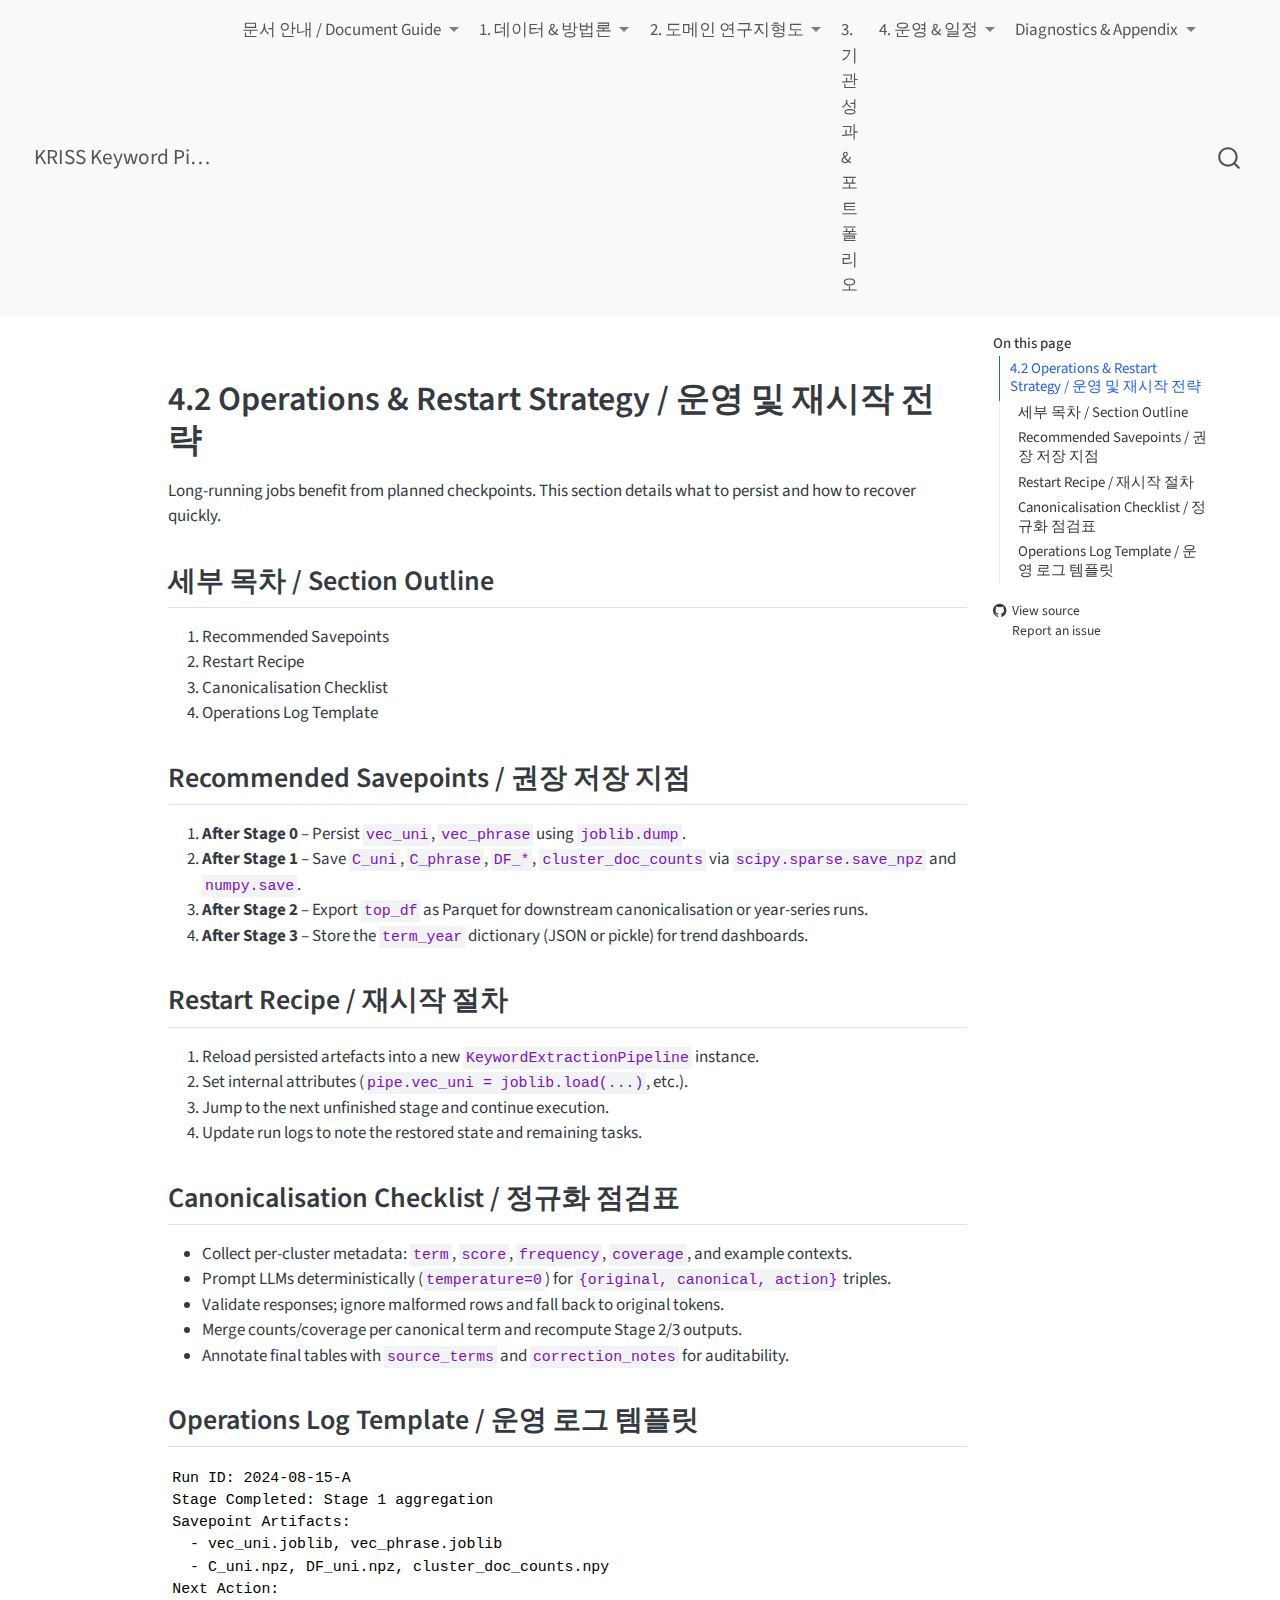
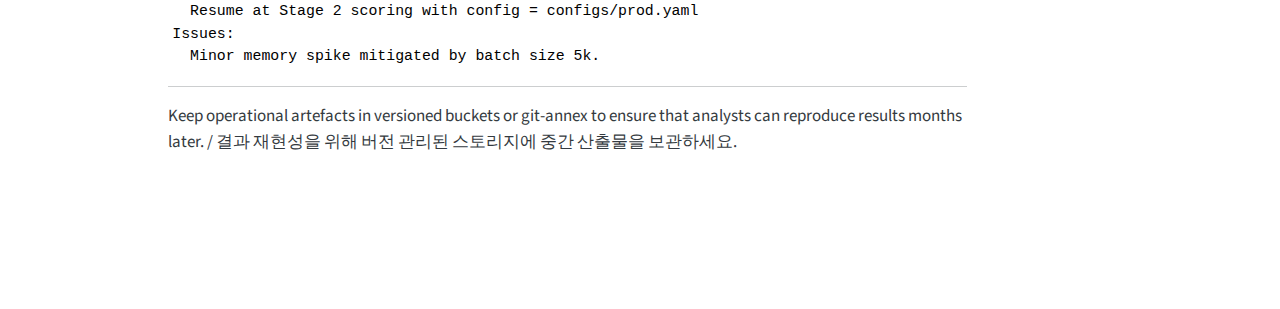
<file: docs/operations.html>
<!DOCTYPE html>
<html xmlns="http://www.w3.org/1999/xhtml" lang="en" xml:lang="en"><head>

<meta charset="utf-8">
<meta name="generator" content="quarto-1.8.25">

<meta name="viewport" content="width=device-width, initial-scale=1.0, user-scalable=yes">


<title>operations – KRISS Keyword Pipeline Report</title>
<style>
code{white-space: pre-wrap;}
span.smallcaps{font-variant: small-caps;}
div.columns{display: flex; gap: min(4vw, 1.5em);}
div.column{flex: auto; overflow-x: auto;}
div.hanging-indent{margin-left: 1.5em; text-indent: -1.5em;}
ul.task-list{list-style: none;}
ul.task-list li input[type="checkbox"] {
  width: 0.8em;
  margin: 0 0.8em 0.2em -1em; /* quarto-specific, see https://github.com/quarto-dev/quarto-cli/issues/4556 */ 
  vertical-align: middle;
}
</style>


<script src="../site_libs/quarto-nav/quarto-nav.js"></script>
<script src="../site_libs/quarto-nav/headroom.min.js"></script>
<script src="../site_libs/clipboard/clipboard.min.js"></script>
<script src="../site_libs/quarto-search/autocomplete.umd.js"></script>
<script src="../site_libs/quarto-search/fuse.min.js"></script>
<script src="../site_libs/quarto-search/quarto-search.js"></script>
<meta name="quarto:offset" content="../">
<script src="../site_libs/quarto-html/quarto.js" type="module"></script>
<script src="../site_libs/quarto-html/tabsets/tabsets.js" type="module"></script>
<script src="../site_libs/quarto-html/axe/axe-check.js" type="module"></script>
<script src="../site_libs/quarto-html/popper.min.js"></script>
<script src="../site_libs/quarto-html/tippy.umd.min.js"></script>
<script src="../site_libs/quarto-html/anchor.min.js"></script>
<link href="../site_libs/quarto-html/tippy.css" rel="stylesheet">
<link href="../site_libs/quarto-html/quarto-syntax-highlighting-7b89279ff1a6dce999919e0e67d4d9ec.css" rel="stylesheet" id="quarto-text-highlighting-styles">
<script src="../site_libs/bootstrap/bootstrap.min.js"></script>
<link href="../site_libs/bootstrap/bootstrap-icons.css" rel="stylesheet">
<link href="../site_libs/bootstrap/bootstrap-07effa53395b745c4c67794b4fcd4554.min.css" rel="stylesheet" append-hash="true" id="quarto-bootstrap" data-mode="light">
<script id="quarto-search-options" type="application/json">{
  "location": "navbar",
  "copy-button": false,
  "collapse-after": 3,
  "panel-placement": "end",
  "type": "overlay",
  "limit": 50,
  "keyboard-shortcut": [
    "f",
    "/",
    "s"
  ],
  "show-item-context": false,
  "language": {
    "search-no-results-text": "No results",
    "search-matching-documents-text": "matching documents",
    "search-copy-link-title": "Copy link to search",
    "search-hide-matches-text": "Hide additional matches",
    "search-more-match-text": "more match in this document",
    "search-more-matches-text": "more matches in this document",
    "search-clear-button-title": "Clear",
    "search-text-placeholder": "",
    "search-detached-cancel-button-title": "Cancel",
    "search-submit-button-title": "Submit",
    "search-label": "Search"
  }
}</script>


</head>

<body class="nav-fixed quarto-light">

<div id="quarto-search-results"></div>
  <header id="quarto-header" class="headroom fixed-top">
    <nav class="navbar navbar-expand-lg " data-bs-theme="dark">
      <div class="navbar-container container-fluid">
      <div class="navbar-brand-container mx-auto">
    <a href="../index.html" class="navbar-brand navbar-brand-logo">
    </a>
    <a class="navbar-brand" href="../index.html">
    <span class="navbar-title">KRISS Keyword Pipeline Report</span>
    </a>
  </div>
            <div id="quarto-search" class="" title="Search"></div>
          <button class="navbar-toggler" type="button" data-bs-toggle="collapse" data-bs-target="#navbarCollapse" aria-controls="navbarCollapse" role="menu" aria-expanded="false" aria-label="Toggle navigation" onclick="if (window.quartoToggleHeadroom) { window.quartoToggleHeadroom(); }">
  <span class="navbar-toggler-icon"></span>
</button>
          <div class="collapse navbar-collapse" id="navbarCollapse">
            <ul class="navbar-nav navbar-nav-scroll me-auto">
  <li class="nav-item dropdown ">
    <a class="nav-link dropdown-toggle" href="#" id="nav-menu-document-guide" role="link" data-bs-toggle="dropdown" aria-expanded="false">
 <span class="menu-text">문서 안내 / Document Guide</span>
    </a>
    <ul class="dropdown-menu" aria-labelledby="nav-menu-document-guide">    
        <li>
    <a class="dropdown-item" href="../index.html">
 <span class="dropdown-text">홈 / Home</span></a>
  </li>  
        <li>
    <a class="dropdown-item" href="../docs/research_overview.html">
 <span class="dropdown-text">프로젝트 개요</span></a>
  </li>  
        <li>
    <a class="dropdown-item" href="../docs/strategy_execution.html">
 <span class="dropdown-text">추진 전략 &amp; 수행</span></a>
  </li>  
    </ul>
  </li>
  <li class="nav-item dropdown ">
    <a class="nav-link dropdown-toggle" href="#" id="nav-menu-" role="link" data-bs-toggle="dropdown" aria-expanded="false">
 <span class="menu-text">1. 데이터 &amp; 방법론</span>
    </a>
    <ul class="dropdown-menu" aria-labelledby="nav-menu-">    
        <li>
    <a class="dropdown-item" href="../docs/data_architecture.html">
 <span class="dropdown-text">1.1 데이터 구조 &amp; 아이템 체계</span></a>
  </li>  
        <li>
    <a class="dropdown-item" href="../docs/pipeline_architecture.html">
 <span class="dropdown-text">1.2 파이프라인 아키텍처</span></a>
  </li>  
        <li>
    <a class="dropdown-item" href="../docs/algorithmic_scoring.html">
 <span class="dropdown-text">1.3 Algorithmic Scoring</span></a>
  </li>  
        <li>
    <a class="dropdown-item" href="../docs/configuration.html">
 <span class="dropdown-text">1.4 Configuration Playbook</span></a>
  </li>  
    </ul>
  </li>
  <li class="nav-item dropdown ">
    <a class="nav-link dropdown-toggle" href="#" id="nav-menu--1" role="link" data-bs-toggle="dropdown" aria-expanded="false">
 <span class="menu-text">2. 도메인 연구지형도</span>
    </a>
    <ul class="dropdown-menu" aria-labelledby="nav-menu--1">    
        <li>
    <a class="dropdown-item" href="../docs/module_domain_map.html">
 <span class="dropdown-text">연구지형 개요 / Landscape Overview</span></a>
  </li>  
        <li>
    <a class="dropdown-item" href="../docs/keyword_trends.html">
 <span class="dropdown-text">키워드 추세 탐색기 / Keyword Trends</span></a>
  </li>  
    </ul>
  </li>
  <li class="nav-item">
    <a class="nav-link" href="../docs/module_institutional.html"> 
<span class="menu-text">3. 기관 성과 &amp; 포트폴리오</span></a>
  </li>  
  <li class="nav-item dropdown ">
    <a class="nav-link dropdown-toggle" href="#" id="nav-menu--2" role="link" data-bs-toggle="dropdown" aria-expanded="false">
 <span class="menu-text">4. 운영 &amp; 일정</span>
    </a>
    <ul class="dropdown-menu" aria-labelledby="nav-menu--2">    
        <li>
    <a class="dropdown-item" href="../docs/delivery_plan.html">
 <span class="dropdown-text">4.1 수행 체계 &amp; 일정</span></a>
  </li>  
        <li>
    <a class="dropdown-item" href="../docs/operations.html">
 <span class="dropdown-text">4.2 Operations &amp; Restart</span></a>
  </li>  
    </ul>
  </li>
  <li class="nav-item dropdown ">
    <a class="nav-link dropdown-toggle" href="#" id="nav-menu-diagnostics--appendix" role="link" data-bs-toggle="dropdown" aria-expanded="false">
 <span class="menu-text">Diagnostics &amp; Appendix</span>
    </a>
    <ul class="dropdown-menu" aria-labelledby="nav-menu-diagnostics--appendix">    
        <li>
    <a class="dropdown-item" href="../docs/diagnostics.html">
 <span class="dropdown-text">Diagnostics</span></a>
  </li>  
        <li>
    <a class="dropdown-item" href="../docs/appendix.html">
 <span class="dropdown-text">Appendix</span></a>
  </li>  
        <li>
    <a class="dropdown-item" href="../docs/change_log.html">
 <span class="dropdown-text">Change Log</span></a>
  </li>  
    </ul>
  </li>
</ul>
          </div> <!-- /navcollapse -->
            <div class="quarto-navbar-tools">
</div>
      </div> <!-- /container-fluid -->
    </nav>
</header>
<!-- content -->
<div id="quarto-content" class="quarto-container page-columns page-rows-contents page-layout-article page-navbar">
<!-- sidebar -->
<!-- margin-sidebar -->
    <div id="quarto-margin-sidebar" class="sidebar margin-sidebar">
        <nav id="TOC" role="doc-toc" class="toc-active">
    <h2 id="toc-title">On this page</h2>
   
  <ul class="collapse">
  <li><a href="#operations-restart-strategy-운영-및-재시작-전략" id="toc-operations-restart-strategy-운영-및-재시작-전략" class="nav-link active" data-scroll-target="#operations-restart-strategy-운영-및-재시작-전략">4.2 Operations &amp; Restart Strategy / 운영 및 재시작 전략</a>
  <ul class="collapse">
  <li><a href="#세부-목차-section-outline" id="toc-세부-목차-section-outline" class="nav-link" data-scroll-target="#세부-목차-section-outline">세부 목차 / Section Outline</a></li>
  <li><a href="#recommended-savepoints-권장-저장-지점" id="toc-recommended-savepoints-권장-저장-지점" class="nav-link" data-scroll-target="#recommended-savepoints-권장-저장-지점">Recommended Savepoints / 권장 저장 지점</a></li>
  <li><a href="#restart-recipe-재시작-절차" id="toc-restart-recipe-재시작-절차" class="nav-link" data-scroll-target="#restart-recipe-재시작-절차">Restart Recipe / 재시작 절차</a></li>
  <li><a href="#canonicalisation-checklist-정규화-점검표" id="toc-canonicalisation-checklist-정규화-점검표" class="nav-link" data-scroll-target="#canonicalisation-checklist-정규화-점검표">Canonicalisation Checklist / 정규화 점검표</a></li>
  <li><a href="#operations-log-template-운영-로그-템플릿" id="toc-operations-log-template-운영-로그-템플릿" class="nav-link" data-scroll-target="#operations-log-template-운영-로그-템플릿">Operations Log Template / 운영 로그 템플릿</a></li>
  </ul></li>
  </ul>
<div class="toc-actions"><ul class="collapse"><li><a href="https://github.com/kimyoungjin06/final-report-placeholder/blob/main/docs/operations.qmd" class="toc-action"><i class="bi bi-github"></i>View source</a></li><li><a href="https://github.com/kimyoungjin06/final-report-placeholder/issues/new" class="toc-action"><i class="bi empty"></i>Report an issue</a></li></ul></div></nav>
    </div>
<!-- main -->
<main class="content" id="quarto-document-content"><header id="title-block-header" class="quarto-title-block"></header>




<section id="operations-restart-strategy-운영-및-재시작-전략" class="level1">
<h1>4.2 Operations &amp; Restart Strategy / 운영 및 재시작 전략</h1>
<p>Long-running jobs benefit from planned checkpoints. This section details what to persist and how to recover quickly.</p>
<section id="세부-목차-section-outline" class="level2">
<h2 class="anchored" data-anchor-id="세부-목차-section-outline">세부 목차 / Section Outline</h2>
<ol type="1">
<li>Recommended Savepoints</li>
<li>Restart Recipe</li>
<li>Canonicalisation Checklist</li>
<li>Operations Log Template</li>
</ol>
</section>
<section id="recommended-savepoints-권장-저장-지점" class="level2">
<h2 class="anchored" data-anchor-id="recommended-savepoints-권장-저장-지점">Recommended Savepoints / 권장 저장 지점</h2>
<ol type="1">
<li><strong>After Stage 0</strong> – Persist <code>vec_uni</code>, <code>vec_phrase</code> using <code>joblib.dump</code>.</li>
<li><strong>After Stage 1</strong> – Save <code>C_uni</code>, <code>C_phrase</code>, <code>DF_*</code>, <code>cluster_doc_counts</code> via <code>scipy.sparse.save_npz</code> and <code>numpy.save</code>.</li>
<li><strong>After Stage 2</strong> – Export <code>top_df</code> as Parquet for downstream canonicalisation or year-series runs.</li>
<li><strong>After Stage 3</strong> – Store the <code>term_year</code> dictionary (JSON or pickle) for trend dashboards.</li>
</ol>
</section>
<section id="restart-recipe-재시작-절차" class="level2">
<h2 class="anchored" data-anchor-id="restart-recipe-재시작-절차">Restart Recipe / 재시작 절차</h2>
<ol type="1">
<li>Reload persisted artefacts into a new <code>KeywordExtractionPipeline</code> instance.</li>
<li>Set internal attributes (<code>pipe.vec_uni = joblib.load(...)</code>, etc.).</li>
<li>Jump to the next unfinished stage and continue execution.</li>
<li>Update run logs to note the restored state and remaining tasks.</li>
</ol>
</section>
<section id="canonicalisation-checklist-정규화-점검표" class="level2">
<h2 class="anchored" data-anchor-id="canonicalisation-checklist-정규화-점검표">Canonicalisation Checklist / 정규화 점검표</h2>
<ul>
<li>Collect per-cluster metadata: <code>term</code>, <code>score</code>, <code>frequency</code>, <code>coverage</code>, and example contexts.</li>
<li>Prompt LLMs deterministically (<code>temperature=0</code>) for <code>{original, canonical, action}</code> triples.</li>
<li>Validate responses; ignore malformed rows and fall back to original tokens.</li>
<li>Merge counts/coverage per canonical term and recompute Stage 2/3 outputs.</li>
<li>Annotate final tables with <code>source_terms</code> and <code>correction_notes</code> for auditability.</li>
</ul>
</section>
<section id="operations-log-template-운영-로그-템플릿" class="level2">
<h2 class="anchored" data-anchor-id="operations-log-template-운영-로그-템플릿">Operations Log Template / 운영 로그 템플릿</h2>
<pre><code>Run ID: 2024-08-15-A
Stage Completed: Stage 1 aggregation
Savepoint Artifacts:
  - vec_uni.joblib, vec_phrase.joblib
  - C_uni.npz, DF_uni.npz, cluster_doc_counts.npy
Next Action:
  Resume at Stage 2 scoring with config = configs/prod.yaml
Issues:
  Minor memory spike mitigated by batch size 5k.</code></pre>
<hr>
<p>Keep operational artefacts in versioned buckets or git-annex to ensure that analysts can reproduce results months later. / 결과 재현성을 위해 버전 관리된 스토리지에 중간 산출물을 보관하세요.</p>


</section>
</section>

</main> <!-- /main -->
<script id="quarto-html-after-body" type="application/javascript">
  window.document.addEventListener("DOMContentLoaded", function (event) {
    const icon = "";
    const anchorJS = new window.AnchorJS();
    anchorJS.options = {
      placement: 'right',
      icon: icon
    };
    anchorJS.add('.anchored');
    const isCodeAnnotation = (el) => {
      for (const clz of el.classList) {
        if (clz.startsWith('code-annotation-')) {                     
          return true;
        }
      }
      return false;
    }
    const onCopySuccess = function(e) {
      // button target
      const button = e.trigger;
      // don't keep focus
      button.blur();
      // flash "checked"
      button.classList.add('code-copy-button-checked');
      var currentTitle = button.getAttribute("title");
      button.setAttribute("title", "Copied!");
      let tooltip;
      if (window.bootstrap) {
        button.setAttribute("data-bs-toggle", "tooltip");
        button.setAttribute("data-bs-placement", "left");
        button.setAttribute("data-bs-title", "Copied!");
        tooltip = new bootstrap.Tooltip(button, 
          { trigger: "manual", 
            customClass: "code-copy-button-tooltip",
            offset: [0, -8]});
        tooltip.show();    
      }
      setTimeout(function() {
        if (tooltip) {
          tooltip.hide();
          button.removeAttribute("data-bs-title");
          button.removeAttribute("data-bs-toggle");
          button.removeAttribute("data-bs-placement");
        }
        button.setAttribute("title", currentTitle);
        button.classList.remove('code-copy-button-checked');
      }, 1000);
      // clear code selection
      e.clearSelection();
    }
    const getTextToCopy = function(trigger) {
      const outerScaffold = trigger.parentElement.cloneNode(true);
      const codeEl = outerScaffold.querySelector('code');
      for (const childEl of codeEl.children) {
        if (isCodeAnnotation(childEl)) {
          childEl.remove();
        }
      }
      return codeEl.innerText;
    }
    const clipboard = new window.ClipboardJS('.code-copy-button:not([data-in-quarto-modal])', {
      text: getTextToCopy
    });
    clipboard.on('success', onCopySuccess);
    if (window.document.getElementById('quarto-embedded-source-code-modal')) {
      const clipboardModal = new window.ClipboardJS('.code-copy-button[data-in-quarto-modal]', {
        text: getTextToCopy,
        container: window.document.getElementById('quarto-embedded-source-code-modal')
      });
      clipboardModal.on('success', onCopySuccess);
    }
      var localhostRegex = new RegExp(/^(?:http|https):\/\/localhost\:?[0-9]*\//);
      var mailtoRegex = new RegExp(/^mailto:/);
        var filterRegex = new RegExp('/' + window.location.host + '/');
      var isInternal = (href) => {
          return filterRegex.test(href) || localhostRegex.test(href) || mailtoRegex.test(href);
      }
      // Inspect non-navigation links and adorn them if external
     var links = window.document.querySelectorAll('a[href]:not(.nav-link):not(.navbar-brand):not(.toc-action):not(.sidebar-link):not(.sidebar-item-toggle):not(.pagination-link):not(.no-external):not([aria-hidden]):not(.dropdown-item):not(.quarto-navigation-tool):not(.about-link)');
      for (var i=0; i<links.length; i++) {
        const link = links[i];
        if (!isInternal(link.href)) {
          // undo the damage that might have been done by quarto-nav.js in the case of
          // links that we want to consider external
          if (link.dataset.originalHref !== undefined) {
            link.href = link.dataset.originalHref;
          }
        }
      }
    function tippyHover(el, contentFn, onTriggerFn, onUntriggerFn) {
      const config = {
        allowHTML: true,
        maxWidth: 500,
        delay: 100,
        arrow: false,
        appendTo: function(el) {
            return el.parentElement;
        },
        interactive: true,
        interactiveBorder: 10,
        theme: 'quarto',
        placement: 'bottom-start',
      };
      if (contentFn) {
        config.content = contentFn;
      }
      if (onTriggerFn) {
        config.onTrigger = onTriggerFn;
      }
      if (onUntriggerFn) {
        config.onUntrigger = onUntriggerFn;
      }
      window.tippy(el, config); 
    }
    const noterefs = window.document.querySelectorAll('a[role="doc-noteref"]');
    for (var i=0; i<noterefs.length; i++) {
      const ref = noterefs[i];
      tippyHover(ref, function() {
        // use id or data attribute instead here
        let href = ref.getAttribute('data-footnote-href') || ref.getAttribute('href');
        try { href = new URL(href).hash; } catch {}
        const id = href.replace(/^#\/?/, "");
        const note = window.document.getElementById(id);
        if (note) {
          return note.innerHTML;
        } else {
          return "";
        }
      });
    }
    const xrefs = window.document.querySelectorAll('a.quarto-xref');
    const processXRef = (id, note) => {
      // Strip column container classes
      const stripColumnClz = (el) => {
        el.classList.remove("page-full", "page-columns");
        if (el.children) {
          for (const child of el.children) {
            stripColumnClz(child);
          }
        }
      }
      stripColumnClz(note)
      if (id === null || id.startsWith('sec-')) {
        // Special case sections, only their first couple elements
        const container = document.createElement("div");
        if (note.children && note.children.length > 2) {
          container.appendChild(note.children[0].cloneNode(true));
          for (let i = 1; i < note.children.length; i++) {
            const child = note.children[i];
            if (child.tagName === "P" && child.innerText === "") {
              continue;
            } else {
              container.appendChild(child.cloneNode(true));
              break;
            }
          }
          if (window.Quarto?.typesetMath) {
            window.Quarto.typesetMath(container);
          }
          return container.innerHTML
        } else {
          if (window.Quarto?.typesetMath) {
            window.Quarto.typesetMath(note);
          }
          return note.innerHTML;
        }
      } else {
        // Remove any anchor links if they are present
        const anchorLink = note.querySelector('a.anchorjs-link');
        if (anchorLink) {
          anchorLink.remove();
        }
        if (window.Quarto?.typesetMath) {
          window.Quarto.typesetMath(note);
        }
        if (note.classList.contains("callout")) {
          return note.outerHTML;
        } else {
          return note.innerHTML;
        }
      }
    }
    for (var i=0; i<xrefs.length; i++) {
      const xref = xrefs[i];
      tippyHover(xref, undefined, function(instance) {
        instance.disable();
        let url = xref.getAttribute('href');
        let hash = undefined; 
        if (url.startsWith('#')) {
          hash = url;
        } else {
          try { hash = new URL(url).hash; } catch {}
        }
        if (hash) {
          const id = hash.replace(/^#\/?/, "");
          const note = window.document.getElementById(id);
          if (note !== null) {
            try {
              const html = processXRef(id, note.cloneNode(true));
              instance.setContent(html);
            } finally {
              instance.enable();
              instance.show();
            }
          } else {
            // See if we can fetch this
            fetch(url.split('#')[0])
            .then(res => res.text())
            .then(html => {
              const parser = new DOMParser();
              const htmlDoc = parser.parseFromString(html, "text/html");
              const note = htmlDoc.getElementById(id);
              if (note !== null) {
                const html = processXRef(id, note);
                instance.setContent(html);
              } 
            }).finally(() => {
              instance.enable();
              instance.show();
            });
          }
        } else {
          // See if we can fetch a full url (with no hash to target)
          // This is a special case and we should probably do some content thinning / targeting
          fetch(url)
          .then(res => res.text())
          .then(html => {
            const parser = new DOMParser();
            const htmlDoc = parser.parseFromString(html, "text/html");
            const note = htmlDoc.querySelector('main.content');
            if (note !== null) {
              // This should only happen for chapter cross references
              // (since there is no id in the URL)
              // remove the first header
              if (note.children.length > 0 && note.children[0].tagName === "HEADER") {
                note.children[0].remove();
              }
              const html = processXRef(null, note);
              instance.setContent(html);
            } 
          }).finally(() => {
            instance.enable();
            instance.show();
          });
        }
      }, function(instance) {
      });
    }
        let selectedAnnoteEl;
        const selectorForAnnotation = ( cell, annotation) => {
          let cellAttr = 'data-code-cell="' + cell + '"';
          let lineAttr = 'data-code-annotation="' +  annotation + '"';
          const selector = 'span[' + cellAttr + '][' + lineAttr + ']';
          return selector;
        }
        const selectCodeLines = (annoteEl) => {
          const doc = window.document;
          const targetCell = annoteEl.getAttribute("data-target-cell");
          const targetAnnotation = annoteEl.getAttribute("data-target-annotation");
          const annoteSpan = window.document.querySelector(selectorForAnnotation(targetCell, targetAnnotation));
          const lines = annoteSpan.getAttribute("data-code-lines").split(",");
          const lineIds = lines.map((line) => {
            return targetCell + "-" + line;
          })
          let top = null;
          let height = null;
          let parent = null;
          if (lineIds.length > 0) {
              //compute the position of the single el (top and bottom and make a div)
              const el = window.document.getElementById(lineIds[0]);
              top = el.offsetTop;
              height = el.offsetHeight;
              parent = el.parentElement.parentElement;
            if (lineIds.length > 1) {
              const lastEl = window.document.getElementById(lineIds[lineIds.length - 1]);
              const bottom = lastEl.offsetTop + lastEl.offsetHeight;
              height = bottom - top;
            }
            if (top !== null && height !== null && parent !== null) {
              // cook up a div (if necessary) and position it 
              let div = window.document.getElementById("code-annotation-line-highlight");
              if (div === null) {
                div = window.document.createElement("div");
                div.setAttribute("id", "code-annotation-line-highlight");
                div.style.position = 'absolute';
                parent.appendChild(div);
              }
              div.style.top = top - 2 + "px";
              div.style.height = height + 4 + "px";
              div.style.left = 0;
              let gutterDiv = window.document.getElementById("code-annotation-line-highlight-gutter");
              if (gutterDiv === null) {
                gutterDiv = window.document.createElement("div");
                gutterDiv.setAttribute("id", "code-annotation-line-highlight-gutter");
                gutterDiv.style.position = 'absolute';
                const codeCell = window.document.getElementById(targetCell);
                const gutter = codeCell.querySelector('.code-annotation-gutter');
                gutter.appendChild(gutterDiv);
              }
              gutterDiv.style.top = top - 2 + "px";
              gutterDiv.style.height = height + 4 + "px";
            }
            selectedAnnoteEl = annoteEl;
          }
        };
        const unselectCodeLines = () => {
          const elementsIds = ["code-annotation-line-highlight", "code-annotation-line-highlight-gutter"];
          elementsIds.forEach((elId) => {
            const div = window.document.getElementById(elId);
            if (div) {
              div.remove();
            }
          });
          selectedAnnoteEl = undefined;
        };
          // Handle positioning of the toggle
      window.addEventListener(
        "resize",
        throttle(() => {
          elRect = undefined;
          if (selectedAnnoteEl) {
            selectCodeLines(selectedAnnoteEl);
          }
        }, 10)
      );
      function throttle(fn, ms) {
      let throttle = false;
      let timer;
        return (...args) => {
          if(!throttle) { // first call gets through
              fn.apply(this, args);
              throttle = true;
          } else { // all the others get throttled
              if(timer) clearTimeout(timer); // cancel #2
              timer = setTimeout(() => {
                fn.apply(this, args);
                timer = throttle = false;
              }, ms);
          }
        };
      }
        // Attach click handler to the DT
        const annoteDls = window.document.querySelectorAll('dt[data-target-cell]');
        for (const annoteDlNode of annoteDls) {
          annoteDlNode.addEventListener('click', (event) => {
            const clickedEl = event.target;
            if (clickedEl !== selectedAnnoteEl) {
              unselectCodeLines();
              const activeEl = window.document.querySelector('dt[data-target-cell].code-annotation-active');
              if (activeEl) {
                activeEl.classList.remove('code-annotation-active');
              }
              selectCodeLines(clickedEl);
              clickedEl.classList.add('code-annotation-active');
            } else {
              // Unselect the line
              unselectCodeLines();
              clickedEl.classList.remove('code-annotation-active');
            }
          });
        }
    const findCites = (el) => {
      const parentEl = el.parentElement;
      if (parentEl) {
        const cites = parentEl.dataset.cites;
        if (cites) {
          return {
            el,
            cites: cites.split(' ')
          };
        } else {
          return findCites(el.parentElement)
        }
      } else {
        return undefined;
      }
    };
    var bibliorefs = window.document.querySelectorAll('a[role="doc-biblioref"]');
    for (var i=0; i<bibliorefs.length; i++) {
      const ref = bibliorefs[i];
      const citeInfo = findCites(ref);
      if (citeInfo) {
        tippyHover(citeInfo.el, function() {
          var popup = window.document.createElement('div');
          citeInfo.cites.forEach(function(cite) {
            var citeDiv = window.document.createElement('div');
            citeDiv.classList.add('hanging-indent');
            citeDiv.classList.add('csl-entry');
            var biblioDiv = window.document.getElementById('ref-' + cite);
            if (biblioDiv) {
              citeDiv.innerHTML = biblioDiv.innerHTML;
            }
            popup.appendChild(citeDiv);
          });
          return popup.innerHTML;
        });
      }
    }
  });
  </script>
</div> <!-- /content -->




<footer class="footer"><div class="nav-footer"><div class="nav-footer-center"><div class="toc-actions d-sm-block d-md-none"><ul><li><a href="https://github.com/kimyoungjin06/final-report-placeholder/blob/main/docs/operations.qmd" class="toc-action"><i class="bi bi-github"></i>View source</a></li><li><a href="https://github.com/kimyoungjin06/final-report-placeholder/issues/new" class="toc-action"><i class="bi empty"></i>Report an issue</a></li></ul></div></div></div></footer></body></html>
</file>
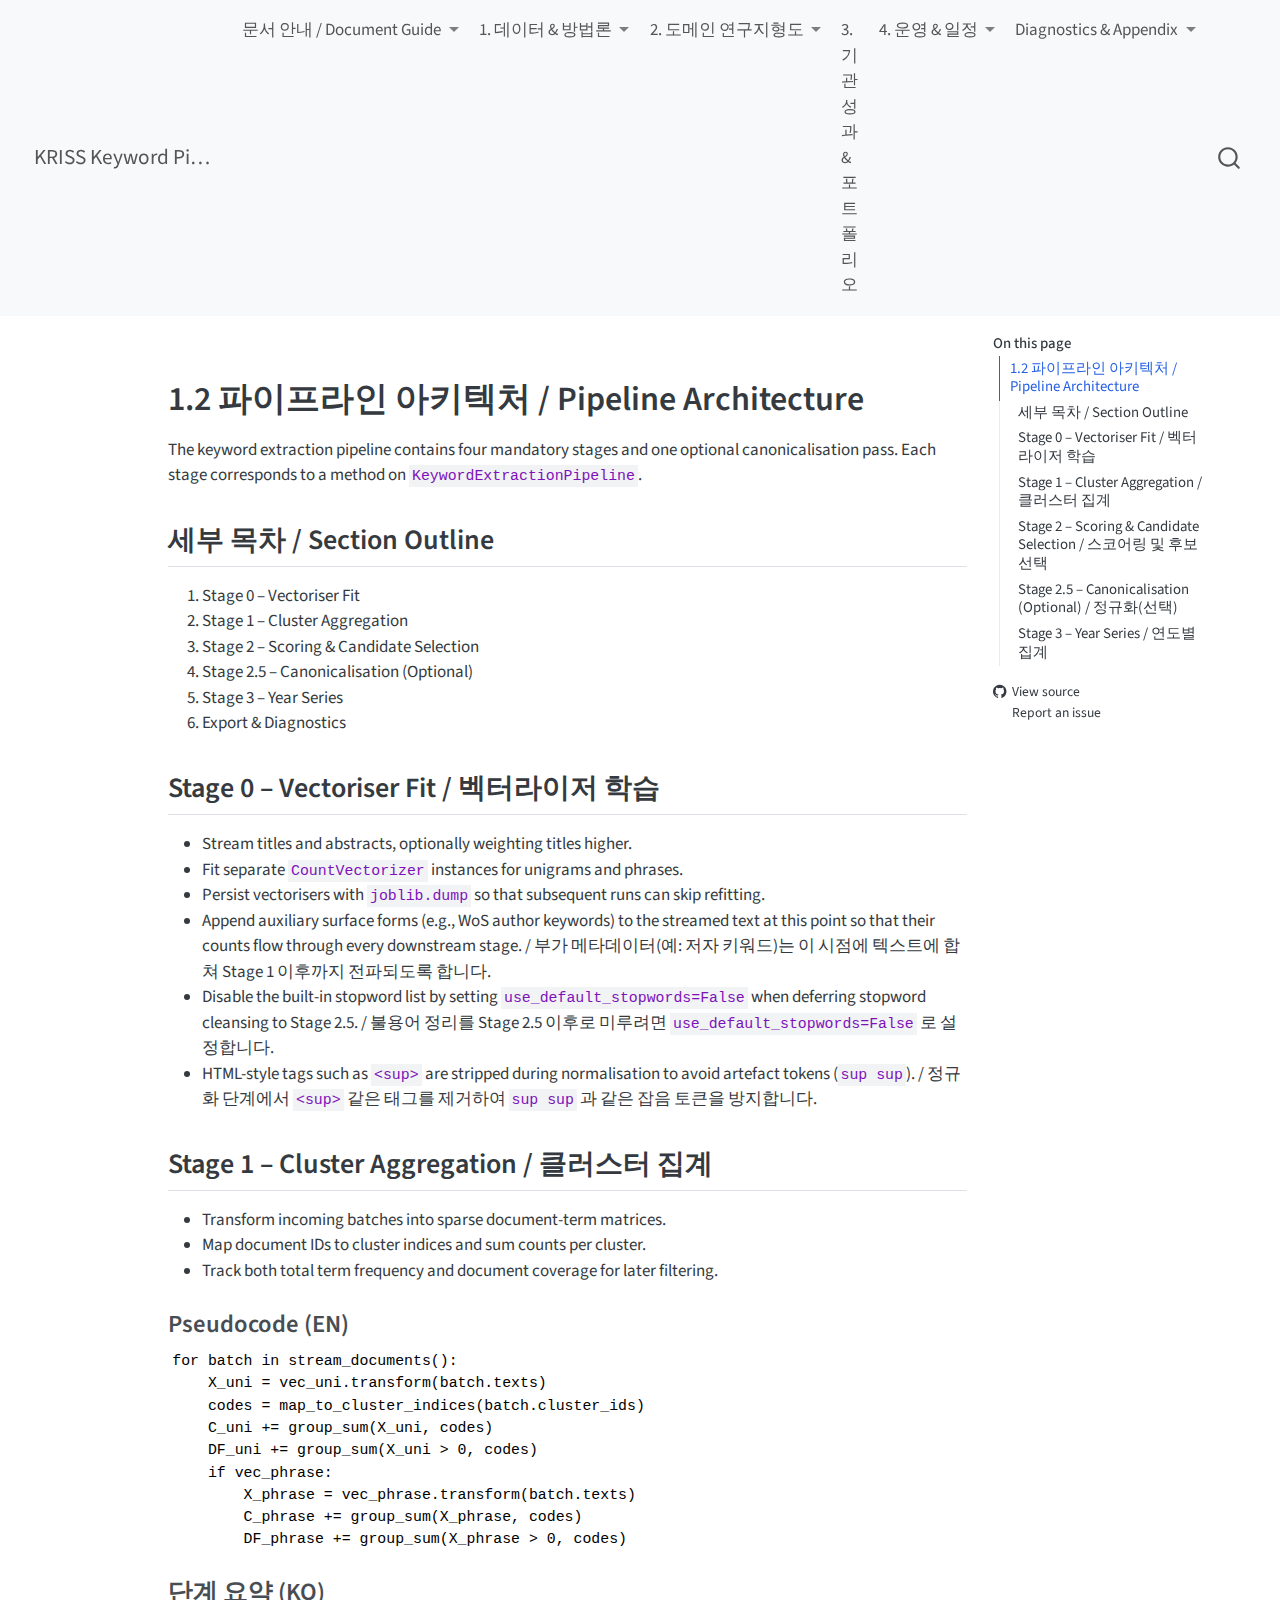
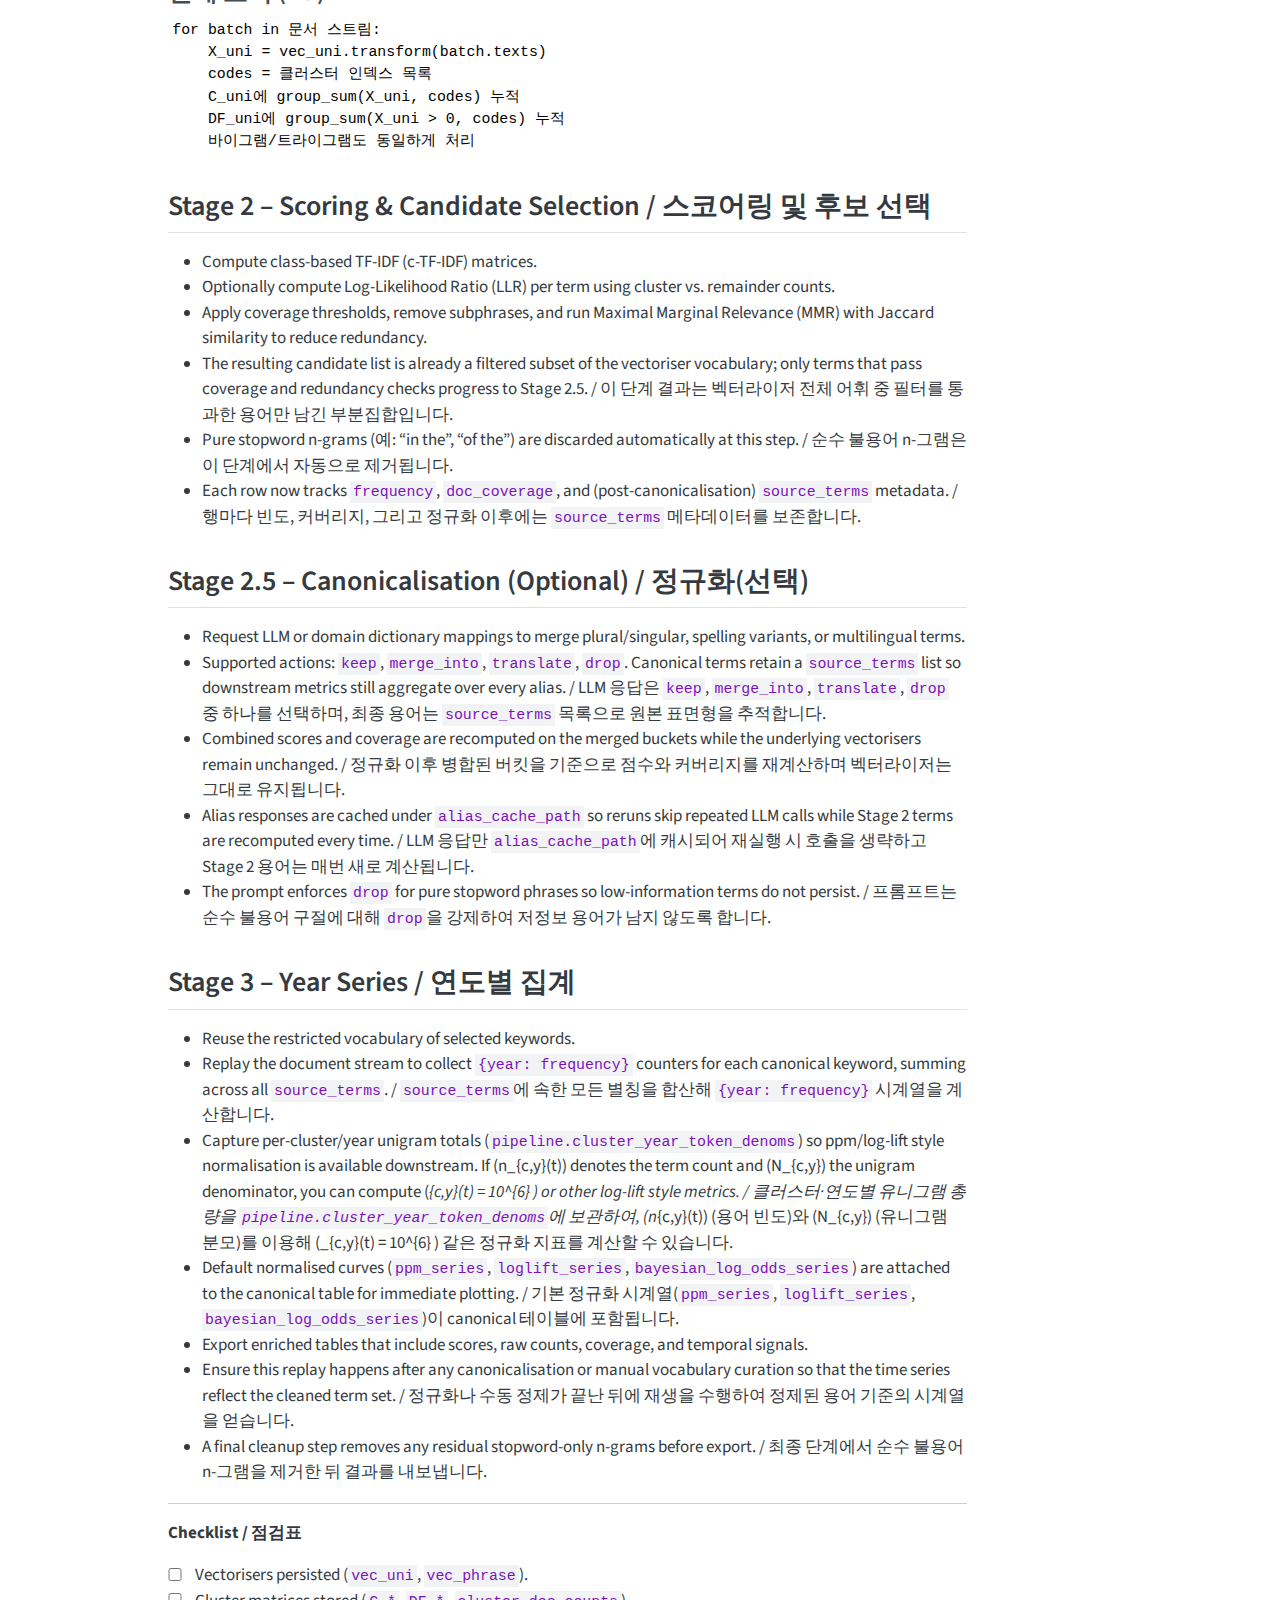
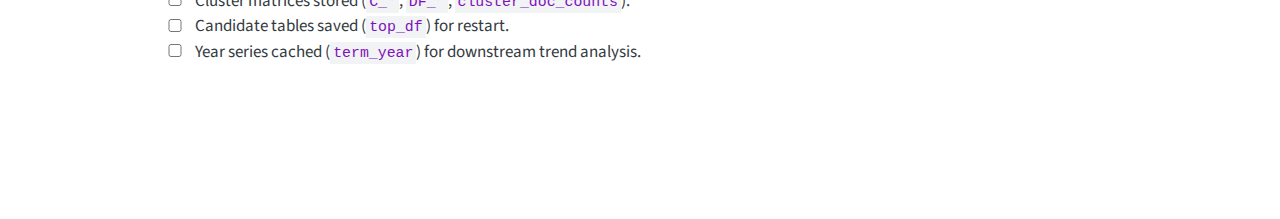
<file: docs/pipeline_architecture.html>
<!DOCTYPE html>
<html xmlns="http://www.w3.org/1999/xhtml" lang="en" xml:lang="en"><head>

<meta charset="utf-8">
<meta name="generator" content="quarto-1.8.25">

<meta name="viewport" content="width=device-width, initial-scale=1.0, user-scalable=yes">


<title>pipeline_architecture – KRISS Keyword Pipeline Report</title>
<style>
code{white-space: pre-wrap;}
span.smallcaps{font-variant: small-caps;}
div.columns{display: flex; gap: min(4vw, 1.5em);}
div.column{flex: auto; overflow-x: auto;}
div.hanging-indent{margin-left: 1.5em; text-indent: -1.5em;}
ul.task-list{list-style: none;}
ul.task-list li input[type="checkbox"] {
  width: 0.8em;
  margin: 0 0.8em 0.2em -1em; /* quarto-specific, see https://github.com/quarto-dev/quarto-cli/issues/4556 */ 
  vertical-align: middle;
}
</style>


<script src="../site_libs/quarto-nav/quarto-nav.js"></script>
<script src="../site_libs/quarto-nav/headroom.min.js"></script>
<script src="../site_libs/clipboard/clipboard.min.js"></script>
<script src="../site_libs/quarto-search/autocomplete.umd.js"></script>
<script src="../site_libs/quarto-search/fuse.min.js"></script>
<script src="../site_libs/quarto-search/quarto-search.js"></script>
<meta name="quarto:offset" content="../">
<script src="../site_libs/quarto-html/quarto.js" type="module"></script>
<script src="../site_libs/quarto-html/tabsets/tabsets.js" type="module"></script>
<script src="../site_libs/quarto-html/axe/axe-check.js" type="module"></script>
<script src="../site_libs/quarto-html/popper.min.js"></script>
<script src="../site_libs/quarto-html/tippy.umd.min.js"></script>
<script src="../site_libs/quarto-html/anchor.min.js"></script>
<link href="../site_libs/quarto-html/tippy.css" rel="stylesheet">
<link href="../site_libs/quarto-html/quarto-syntax-highlighting-7b89279ff1a6dce999919e0e67d4d9ec.css" rel="stylesheet" id="quarto-text-highlighting-styles">
<script src="../site_libs/bootstrap/bootstrap.min.js"></script>
<link href="../site_libs/bootstrap/bootstrap-icons.css" rel="stylesheet">
<link href="../site_libs/bootstrap/bootstrap-07effa53395b745c4c67794b4fcd4554.min.css" rel="stylesheet" append-hash="true" id="quarto-bootstrap" data-mode="light">
<script id="quarto-search-options" type="application/json">{
  "location": "navbar",
  "copy-button": false,
  "collapse-after": 3,
  "panel-placement": "end",
  "type": "overlay",
  "limit": 50,
  "keyboard-shortcut": [
    "f",
    "/",
    "s"
  ],
  "show-item-context": false,
  "language": {
    "search-no-results-text": "No results",
    "search-matching-documents-text": "matching documents",
    "search-copy-link-title": "Copy link to search",
    "search-hide-matches-text": "Hide additional matches",
    "search-more-match-text": "more match in this document",
    "search-more-matches-text": "more matches in this document",
    "search-clear-button-title": "Clear",
    "search-text-placeholder": "",
    "search-detached-cancel-button-title": "Cancel",
    "search-submit-button-title": "Submit",
    "search-label": "Search"
  }
}</script>


</head>

<body class="nav-fixed quarto-light">

<div id="quarto-search-results"></div>
  <header id="quarto-header" class="headroom fixed-top">
    <nav class="navbar navbar-expand-lg " data-bs-theme="dark">
      <div class="navbar-container container-fluid">
      <div class="navbar-brand-container mx-auto">
    <a href="../index.html" class="navbar-brand navbar-brand-logo">
    </a>
    <a class="navbar-brand" href="../index.html">
    <span class="navbar-title">KRISS Keyword Pipeline Report</span>
    </a>
  </div>
            <div id="quarto-search" class="" title="Search"></div>
          <button class="navbar-toggler" type="button" data-bs-toggle="collapse" data-bs-target="#navbarCollapse" aria-controls="navbarCollapse" role="menu" aria-expanded="false" aria-label="Toggle navigation" onclick="if (window.quartoToggleHeadroom) { window.quartoToggleHeadroom(); }">
  <span class="navbar-toggler-icon"></span>
</button>
          <div class="collapse navbar-collapse" id="navbarCollapse">
            <ul class="navbar-nav navbar-nav-scroll me-auto">
  <li class="nav-item dropdown ">
    <a class="nav-link dropdown-toggle" href="#" id="nav-menu-document-guide" role="link" data-bs-toggle="dropdown" aria-expanded="false">
 <span class="menu-text">문서 안내 / Document Guide</span>
    </a>
    <ul class="dropdown-menu" aria-labelledby="nav-menu-document-guide">    
        <li>
    <a class="dropdown-item" href="../index.html">
 <span class="dropdown-text">홈 / Home</span></a>
  </li>  
        <li>
    <a class="dropdown-item" href="../docs/research_overview.html">
 <span class="dropdown-text">프로젝트 개요</span></a>
  </li>  
        <li>
    <a class="dropdown-item" href="../docs/strategy_execution.html">
 <span class="dropdown-text">추진 전략 &amp; 수행</span></a>
  </li>  
    </ul>
  </li>
  <li class="nav-item dropdown ">
    <a class="nav-link dropdown-toggle" href="#" id="nav-menu-" role="link" data-bs-toggle="dropdown" aria-expanded="false">
 <span class="menu-text">1. 데이터 &amp; 방법론</span>
    </a>
    <ul class="dropdown-menu" aria-labelledby="nav-menu-">    
        <li>
    <a class="dropdown-item" href="../docs/data_architecture.html">
 <span class="dropdown-text">1.1 데이터 구조 &amp; 아이템 체계</span></a>
  </li>  
        <li>
    <a class="dropdown-item" href="../docs/pipeline_architecture.html">
 <span class="dropdown-text">1.2 파이프라인 아키텍처</span></a>
  </li>  
        <li>
    <a class="dropdown-item" href="../docs/algorithmic_scoring.html">
 <span class="dropdown-text">1.3 Algorithmic Scoring</span></a>
  </li>  
        <li>
    <a class="dropdown-item" href="../docs/configuration.html">
 <span class="dropdown-text">1.4 Configuration Playbook</span></a>
  </li>  
    </ul>
  </li>
  <li class="nav-item dropdown ">
    <a class="nav-link dropdown-toggle" href="#" id="nav-menu--1" role="link" data-bs-toggle="dropdown" aria-expanded="false">
 <span class="menu-text">2. 도메인 연구지형도</span>
    </a>
    <ul class="dropdown-menu" aria-labelledby="nav-menu--1">    
        <li>
    <a class="dropdown-item" href="../docs/module_domain_map.html">
 <span class="dropdown-text">연구지형 개요 / Landscape Overview</span></a>
  </li>  
        <li>
    <a class="dropdown-item" href="../docs/keyword_trends.html">
 <span class="dropdown-text">키워드 추세 탐색기 / Keyword Trends</span></a>
  </li>  
    </ul>
  </li>
  <li class="nav-item">
    <a class="nav-link" href="../docs/module_institutional.html"> 
<span class="menu-text">3. 기관 성과 &amp; 포트폴리오</span></a>
  </li>  
  <li class="nav-item dropdown ">
    <a class="nav-link dropdown-toggle" href="#" id="nav-menu--2" role="link" data-bs-toggle="dropdown" aria-expanded="false">
 <span class="menu-text">4. 운영 &amp; 일정</span>
    </a>
    <ul class="dropdown-menu" aria-labelledby="nav-menu--2">    
        <li>
    <a class="dropdown-item" href="../docs/delivery_plan.html">
 <span class="dropdown-text">4.1 수행 체계 &amp; 일정</span></a>
  </li>  
        <li>
    <a class="dropdown-item" href="../docs/operations.html">
 <span class="dropdown-text">4.2 Operations &amp; Restart</span></a>
  </li>  
    </ul>
  </li>
  <li class="nav-item dropdown ">
    <a class="nav-link dropdown-toggle" href="#" id="nav-menu-diagnostics--appendix" role="link" data-bs-toggle="dropdown" aria-expanded="false">
 <span class="menu-text">Diagnostics &amp; Appendix</span>
    </a>
    <ul class="dropdown-menu" aria-labelledby="nav-menu-diagnostics--appendix">    
        <li>
    <a class="dropdown-item" href="../docs/diagnostics.html">
 <span class="dropdown-text">Diagnostics</span></a>
  </li>  
        <li>
    <a class="dropdown-item" href="../docs/appendix.html">
 <span class="dropdown-text">Appendix</span></a>
  </li>  
        <li>
    <a class="dropdown-item" href="../docs/change_log.html">
 <span class="dropdown-text">Change Log</span></a>
  </li>  
    </ul>
  </li>
</ul>
          </div> <!-- /navcollapse -->
            <div class="quarto-navbar-tools">
</div>
      </div> <!-- /container-fluid -->
    </nav>
</header>
<!-- content -->
<div id="quarto-content" class="quarto-container page-columns page-rows-contents page-layout-article page-navbar">
<!-- sidebar -->
<!-- margin-sidebar -->
    <div id="quarto-margin-sidebar" class="sidebar margin-sidebar">
        <nav id="TOC" role="doc-toc" class="toc-active">
    <h2 id="toc-title">On this page</h2>
   
  <ul class="collapse">
  <li><a href="#파이프라인-아키텍처-pipeline-architecture" id="toc-파이프라인-아키텍처-pipeline-architecture" class="nav-link active" data-scroll-target="#파이프라인-아키텍처-pipeline-architecture">1.2 파이프라인 아키텍처 / Pipeline Architecture</a>
  <ul class="collapse">
  <li><a href="#세부-목차-section-outline" id="toc-세부-목차-section-outline" class="nav-link" data-scroll-target="#세부-목차-section-outline">세부 목차 / Section Outline</a></li>
  <li><a href="#stage-0-vectoriser-fit-벡터라이저-학습" id="toc-stage-0-vectoriser-fit-벡터라이저-학습" class="nav-link" data-scroll-target="#stage-0-vectoriser-fit-벡터라이저-학습">Stage 0 – Vectoriser Fit / 벡터라이저 학습</a></li>
  <li><a href="#stage-1-cluster-aggregation-클러스터-집계" id="toc-stage-1-cluster-aggregation-클러스터-집계" class="nav-link" data-scroll-target="#stage-1-cluster-aggregation-클러스터-집계">Stage 1 – Cluster Aggregation / 클러스터 집계</a></li>
  <li><a href="#stage-2-scoring-candidate-selection-스코어링-및-후보-선택" id="toc-stage-2-scoring-candidate-selection-스코어링-및-후보-선택" class="nav-link" data-scroll-target="#stage-2-scoring-candidate-selection-스코어링-및-후보-선택">Stage 2 – Scoring &amp; Candidate Selection / 스코어링 및 후보 선택</a></li>
  <li><a href="#stage-2.5-canonicalisation-optional-정규화선택" id="toc-stage-2.5-canonicalisation-optional-정규화선택" class="nav-link" data-scroll-target="#stage-2.5-canonicalisation-optional-정규화선택">Stage 2.5 – Canonicalisation (Optional) / 정규화(선택)</a></li>
  <li><a href="#stage-3-year-series-연도별-집계" id="toc-stage-3-year-series-연도별-집계" class="nav-link" data-scroll-target="#stage-3-year-series-연도별-집계">Stage 3 – Year Series / 연도별 집계</a></li>
  </ul></li>
  </ul>
<div class="toc-actions"><ul class="collapse"><li><a href="https://github.com/kimyoungjin06/final-report-placeholder/blob/main/docs/pipeline_architecture.qmd" class="toc-action"><i class="bi bi-github"></i>View source</a></li><li><a href="https://github.com/kimyoungjin06/final-report-placeholder/issues/new" class="toc-action"><i class="bi empty"></i>Report an issue</a></li></ul></div></nav>
    </div>
<!-- main -->
<main class="content" id="quarto-document-content"><header id="title-block-header" class="quarto-title-block"></header>




<section id="파이프라인-아키텍처-pipeline-architecture" class="level1">
<h1>1.2 파이프라인 아키텍처 / Pipeline Architecture</h1>
<p>The keyword extraction pipeline contains four mandatory stages and one optional canonicalisation pass. Each stage corresponds to a method on <code>KeywordExtractionPipeline</code>.</p>
<section id="세부-목차-section-outline" class="level2">
<h2 class="anchored" data-anchor-id="세부-목차-section-outline">세부 목차 / Section Outline</h2>
<ol type="1">
<li>Stage 0 – Vectoriser Fit</li>
<li>Stage 1 – Cluster Aggregation</li>
<li>Stage 2 – Scoring &amp; Candidate Selection</li>
<li>Stage 2.5 – Canonicalisation (Optional)</li>
<li>Stage 3 – Year Series</li>
<li>Export &amp; Diagnostics</li>
</ol>
</section>
<section id="stage-0-vectoriser-fit-벡터라이저-학습" class="level2">
<h2 class="anchored" data-anchor-id="stage-0-vectoriser-fit-벡터라이저-학습">Stage 0 – Vectoriser Fit / 벡터라이저 학습</h2>
<ul>
<li>Stream titles and abstracts, optionally weighting titles higher.</li>
<li>Fit separate <code>CountVectorizer</code> instances for unigrams and phrases.</li>
<li>Persist vectorisers with <code>joblib.dump</code> so that subsequent runs can skip refitting.</li>
<li>Append auxiliary surface forms (e.g., WoS author keywords) to the streamed text at this point so that their counts flow through every downstream stage. / 부가 메타데이터(예: 저자 키워드)는 이 시점에 텍스트에 합쳐 Stage 1 이후까지 전파되도록 합니다.</li>
<li>Disable the built-in stopword list by setting <code>use_default_stopwords=False</code> when deferring stopword cleansing to Stage 2.5. / 불용어 정리를 Stage 2.5 이후로 미루려면 <code>use_default_stopwords=False</code> 로 설정합니다.</li>
<li>HTML-style tags such as <code>&lt;sup&gt;</code> are stripped during normalisation to avoid artefact tokens (<code>sup sup</code>). / 정규화 단계에서 <code>&lt;sup&gt;</code> 같은 태그를 제거하여 <code>sup sup</code> 과 같은 잡음 토큰을 방지합니다.</li>
</ul>
</section>
<section id="stage-1-cluster-aggregation-클러스터-집계" class="level2">
<h2 class="anchored" data-anchor-id="stage-1-cluster-aggregation-클러스터-집계">Stage 1 – Cluster Aggregation / 클러스터 집계</h2>
<ul>
<li>Transform incoming batches into sparse document-term matrices.</li>
<li>Map document IDs to cluster indices and sum counts per cluster.</li>
<li>Track both total term frequency and document coverage for later filtering.</li>
</ul>
<section id="pseudocode-en" class="level3">
<h3 class="anchored" data-anchor-id="pseudocode-en">Pseudocode (EN)</h3>
<pre><code>for batch in stream_documents():
    X_uni = vec_uni.transform(batch.texts)
    codes = map_to_cluster_indices(batch.cluster_ids)
    C_uni += group_sum(X_uni, codes)
    DF_uni += group_sum(X_uni &gt; 0, codes)
    if vec_phrase:
        X_phrase = vec_phrase.transform(batch.texts)
        C_phrase += group_sum(X_phrase, codes)
        DF_phrase += group_sum(X_phrase &gt; 0, codes)</code></pre>
</section>
<section id="단계-요약-ko" class="level3">
<h3 class="anchored" data-anchor-id="단계-요약-ko">단계 요약 (KO)</h3>
<pre><code>for batch in 문서 스트림:
    X_uni = vec_uni.transform(batch.texts)
    codes = 클러스터 인덱스 목록
    C_uni에 group_sum(X_uni, codes) 누적
    DF_uni에 group_sum(X_uni &gt; 0, codes) 누적
    바이그램/트라이그램도 동일하게 처리</code></pre>
</section>
</section>
<section id="stage-2-scoring-candidate-selection-스코어링-및-후보-선택" class="level2">
<h2 class="anchored" data-anchor-id="stage-2-scoring-candidate-selection-스코어링-및-후보-선택">Stage 2 – Scoring &amp; Candidate Selection / 스코어링 및 후보 선택</h2>
<ul>
<li>Compute class-based TF-IDF (c‑TF‑IDF) matrices.</li>
<li>Optionally compute Log-Likelihood Ratio (LLR) per term using cluster vs.&nbsp;remainder counts.</li>
<li>Apply coverage thresholds, remove subphrases, and run Maximal Marginal Relevance (MMR) with Jaccard similarity to reduce redundancy.</li>
<li>The resulting candidate list is already a filtered subset of the vectoriser vocabulary; only terms that pass coverage and redundancy checks progress to Stage 2.5. / 이 단계 결과는 벡터라이저 전체 어휘 중 필터를 통과한 용어만 남긴 부분집합입니다.</li>
<li>Pure stopword n-grams (예: “in the”, “of the”) are discarded automatically at this step. / 순수 불용어 n-그램은 이 단계에서 자동으로 제거됩니다.</li>
<li>Each row now tracks <code>frequency</code>, <code>doc_coverage</code>, and (post-canonicalisation) <code>source_terms</code> metadata. / 행마다 빈도, 커버리지, 그리고 정규화 이후에는 <code>source_terms</code> 메타데이터를 보존합니다.</li>
</ul>
</section>
<section id="stage-2.5-canonicalisation-optional-정규화선택" class="level2">
<h2 class="anchored" data-anchor-id="stage-2.5-canonicalisation-optional-정규화선택">Stage 2.5 – Canonicalisation (Optional) / 정규화(선택)</h2>
<ul>
<li>Request LLM or domain dictionary mappings to merge plural/singular, spelling variants, or multilingual terms.</li>
<li>Supported actions: <code>keep</code>, <code>merge_into</code>, <code>translate</code>, <code>drop</code>. Canonical terms retain a <code>source_terms</code> list so downstream metrics still aggregate over every alias. / LLM 응답은 <code>keep</code>, <code>merge_into</code>, <code>translate</code>, <code>drop</code> 중 하나를 선택하며, 최종 용어는 <code>source_terms</code> 목록으로 원본 표면형을 추적합니다.</li>
<li>Combined scores and coverage are recomputed on the merged buckets while the underlying vectorisers remain unchanged. / 정규화 이후 병합된 버킷을 기준으로 점수와 커버리지를 재계산하며 벡터라이저는 그대로 유지됩니다.</li>
<li>Alias responses are cached under <code>alias_cache_path</code> so reruns skip repeated LLM calls while Stage 2 terms are recomputed every time. / LLM 응답만 <code>alias_cache_path</code>에 캐시되어 재실행 시 호출을 생략하고 Stage 2 용어는 매번 새로 계산됩니다.</li>
<li>The prompt enforces <code>drop</code> for pure stopword phrases so low-information terms do not persist. / 프롬프트는 순수 불용어 구절에 대해 <code>drop</code>을 강제하여 저정보 용어가 남지 않도록 합니다.</li>
</ul>
</section>
<section id="stage-3-year-series-연도별-집계" class="level2">
<h2 class="anchored" data-anchor-id="stage-3-year-series-연도별-집계">Stage 3 – Year Series / 연도별 집계</h2>
<ul>
<li>Reuse the restricted vocabulary of selected keywords.</li>
<li>Replay the document stream to collect <code>{year: frequency}</code> counters for each canonical keyword, summing across all <code>source_terms</code>. / <code>source_terms</code>에 속한 모든 별칭을 합산해 <code>{year: frequency}</code> 시계열을 계산합니다.</li>
<li>Capture per-cluster/year unigram totals (<code>pipeline.cluster_year_token_denoms</code>) so ppm/log-lift style normalisation is available downstream. If (n_{c,y}(t)) denotes the term count and (N_{c,y}) the unigram denominator, you can compute (<em>{c,y}(t) = 10^{6} ) or other log-lift style metrics. / 클러스터·연도별 유니그램 총량을 <code>pipeline.cluster_year_token_denoms</code>에 보관하여, (n</em>{c,y}(t)) (용어 빈도)와 (N_{c,y}) (유니그램 분모)를 이용해 (_{c,y}(t) = 10^{6} ) 같은 정규화 지표를 계산할 수 있습니다.</li>
<li>Default normalised curves (<code>ppm_series</code>, <code>loglift_series</code>, <code>bayesian_log_odds_series</code>) are attached to the canonical table for immediate plotting. / 기본 정규화 시계열(<code>ppm_series</code>, <code>loglift_series</code>, <code>bayesian_log_odds_series</code>)이 canonical 테이블에 포함됩니다.</li>
<li>Export enriched tables that include scores, raw counts, coverage, and temporal signals.</li>
<li>Ensure this replay happens after any canonicalisation or manual vocabulary curation so that the time series reflect the cleaned term set. / 정규화나 수동 정제가 끝난 뒤에 재생을 수행하여 정제된 용어 기준의 시계열을 얻습니다.</li>
<li>A final cleanup step removes any residual stopword-only n-grams before export. / 최종 단계에서 순수 불용어 n-그램을 제거한 뒤 결과를 내보냅니다.</li>
</ul>
<hr>
<p><strong>Checklist / 점검표</strong></p>
<ul class="task-list">
<li><label><input type="checkbox">Vectorisers persisted (<code>vec_uni</code>, <code>vec_phrase</code>).</label></li>
<li><label><input type="checkbox">Cluster matrices stored (<code>C_*</code>, <code>DF_*</code>, <code>cluster_doc_counts</code>).</label></li>
<li><label><input type="checkbox">Candidate tables saved (<code>top_df</code>) for restart.</label></li>
<li><label><input type="checkbox">Year series cached (<code>term_year</code>) for downstream trend analysis.</label></li>
</ul>


</section>
</section>

</main> <!-- /main -->
<script id="quarto-html-after-body" type="application/javascript">
  window.document.addEventListener("DOMContentLoaded", function (event) {
    const icon = "";
    const anchorJS = new window.AnchorJS();
    anchorJS.options = {
      placement: 'right',
      icon: icon
    };
    anchorJS.add('.anchored');
    const isCodeAnnotation = (el) => {
      for (const clz of el.classList) {
        if (clz.startsWith('code-annotation-')) {                     
          return true;
        }
      }
      return false;
    }
    const onCopySuccess = function(e) {
      // button target
      const button = e.trigger;
      // don't keep focus
      button.blur();
      // flash "checked"
      button.classList.add('code-copy-button-checked');
      var currentTitle = button.getAttribute("title");
      button.setAttribute("title", "Copied!");
      let tooltip;
      if (window.bootstrap) {
        button.setAttribute("data-bs-toggle", "tooltip");
        button.setAttribute("data-bs-placement", "left");
        button.setAttribute("data-bs-title", "Copied!");
        tooltip = new bootstrap.Tooltip(button, 
          { trigger: "manual", 
            customClass: "code-copy-button-tooltip",
            offset: [0, -8]});
        tooltip.show();    
      }
      setTimeout(function() {
        if (tooltip) {
          tooltip.hide();
          button.removeAttribute("data-bs-title");
          button.removeAttribute("data-bs-toggle");
          button.removeAttribute("data-bs-placement");
        }
        button.setAttribute("title", currentTitle);
        button.classList.remove('code-copy-button-checked');
      }, 1000);
      // clear code selection
      e.clearSelection();
    }
    const getTextToCopy = function(trigger) {
      const outerScaffold = trigger.parentElement.cloneNode(true);
      const codeEl = outerScaffold.querySelector('code');
      for (const childEl of codeEl.children) {
        if (isCodeAnnotation(childEl)) {
          childEl.remove();
        }
      }
      return codeEl.innerText;
    }
    const clipboard = new window.ClipboardJS('.code-copy-button:not([data-in-quarto-modal])', {
      text: getTextToCopy
    });
    clipboard.on('success', onCopySuccess);
    if (window.document.getElementById('quarto-embedded-source-code-modal')) {
      const clipboardModal = new window.ClipboardJS('.code-copy-button[data-in-quarto-modal]', {
        text: getTextToCopy,
        container: window.document.getElementById('quarto-embedded-source-code-modal')
      });
      clipboardModal.on('success', onCopySuccess);
    }
      var localhostRegex = new RegExp(/^(?:http|https):\/\/localhost\:?[0-9]*\//);
      var mailtoRegex = new RegExp(/^mailto:/);
        var filterRegex = new RegExp('/' + window.location.host + '/');
      var isInternal = (href) => {
          return filterRegex.test(href) || localhostRegex.test(href) || mailtoRegex.test(href);
      }
      // Inspect non-navigation links and adorn them if external
     var links = window.document.querySelectorAll('a[href]:not(.nav-link):not(.navbar-brand):not(.toc-action):not(.sidebar-link):not(.sidebar-item-toggle):not(.pagination-link):not(.no-external):not([aria-hidden]):not(.dropdown-item):not(.quarto-navigation-tool):not(.about-link)');
      for (var i=0; i<links.length; i++) {
        const link = links[i];
        if (!isInternal(link.href)) {
          // undo the damage that might have been done by quarto-nav.js in the case of
          // links that we want to consider external
          if (link.dataset.originalHref !== undefined) {
            link.href = link.dataset.originalHref;
          }
        }
      }
    function tippyHover(el, contentFn, onTriggerFn, onUntriggerFn) {
      const config = {
        allowHTML: true,
        maxWidth: 500,
        delay: 100,
        arrow: false,
        appendTo: function(el) {
            return el.parentElement;
        },
        interactive: true,
        interactiveBorder: 10,
        theme: 'quarto',
        placement: 'bottom-start',
      };
      if (contentFn) {
        config.content = contentFn;
      }
      if (onTriggerFn) {
        config.onTrigger = onTriggerFn;
      }
      if (onUntriggerFn) {
        config.onUntrigger = onUntriggerFn;
      }
      window.tippy(el, config); 
    }
    const noterefs = window.document.querySelectorAll('a[role="doc-noteref"]');
    for (var i=0; i<noterefs.length; i++) {
      const ref = noterefs[i];
      tippyHover(ref, function() {
        // use id or data attribute instead here
        let href = ref.getAttribute('data-footnote-href') || ref.getAttribute('href');
        try { href = new URL(href).hash; } catch {}
        const id = href.replace(/^#\/?/, "");
        const note = window.document.getElementById(id);
        if (note) {
          return note.innerHTML;
        } else {
          return "";
        }
      });
    }
    const xrefs = window.document.querySelectorAll('a.quarto-xref');
    const processXRef = (id, note) => {
      // Strip column container classes
      const stripColumnClz = (el) => {
        el.classList.remove("page-full", "page-columns");
        if (el.children) {
          for (const child of el.children) {
            stripColumnClz(child);
          }
        }
      }
      stripColumnClz(note)
      if (id === null || id.startsWith('sec-')) {
        // Special case sections, only their first couple elements
        const container = document.createElement("div");
        if (note.children && note.children.length > 2) {
          container.appendChild(note.children[0].cloneNode(true));
          for (let i = 1; i < note.children.length; i++) {
            const child = note.children[i];
            if (child.tagName === "P" && child.innerText === "") {
              continue;
            } else {
              container.appendChild(child.cloneNode(true));
              break;
            }
          }
          if (window.Quarto?.typesetMath) {
            window.Quarto.typesetMath(container);
          }
          return container.innerHTML
        } else {
          if (window.Quarto?.typesetMath) {
            window.Quarto.typesetMath(note);
          }
          return note.innerHTML;
        }
      } else {
        // Remove any anchor links if they are present
        const anchorLink = note.querySelector('a.anchorjs-link');
        if (anchorLink) {
          anchorLink.remove();
        }
        if (window.Quarto?.typesetMath) {
          window.Quarto.typesetMath(note);
        }
        if (note.classList.contains("callout")) {
          return note.outerHTML;
        } else {
          return note.innerHTML;
        }
      }
    }
    for (var i=0; i<xrefs.length; i++) {
      const xref = xrefs[i];
      tippyHover(xref, undefined, function(instance) {
        instance.disable();
        let url = xref.getAttribute('href');
        let hash = undefined; 
        if (url.startsWith('#')) {
          hash = url;
        } else {
          try { hash = new URL(url).hash; } catch {}
        }
        if (hash) {
          const id = hash.replace(/^#\/?/, "");
          const note = window.document.getElementById(id);
          if (note !== null) {
            try {
              const html = processXRef(id, note.cloneNode(true));
              instance.setContent(html);
            } finally {
              instance.enable();
              instance.show();
            }
          } else {
            // See if we can fetch this
            fetch(url.split('#')[0])
            .then(res => res.text())
            .then(html => {
              const parser = new DOMParser();
              const htmlDoc = parser.parseFromString(html, "text/html");
              const note = htmlDoc.getElementById(id);
              if (note !== null) {
                const html = processXRef(id, note);
                instance.setContent(html);
              } 
            }).finally(() => {
              instance.enable();
              instance.show();
            });
          }
        } else {
          // See if we can fetch a full url (with no hash to target)
          // This is a special case and we should probably do some content thinning / targeting
          fetch(url)
          .then(res => res.text())
          .then(html => {
            const parser = new DOMParser();
            const htmlDoc = parser.parseFromString(html, "text/html");
            const note = htmlDoc.querySelector('main.content');
            if (note !== null) {
              // This should only happen for chapter cross references
              // (since there is no id in the URL)
              // remove the first header
              if (note.children.length > 0 && note.children[0].tagName === "HEADER") {
                note.children[0].remove();
              }
              const html = processXRef(null, note);
              instance.setContent(html);
            } 
          }).finally(() => {
            instance.enable();
            instance.show();
          });
        }
      }, function(instance) {
      });
    }
        let selectedAnnoteEl;
        const selectorForAnnotation = ( cell, annotation) => {
          let cellAttr = 'data-code-cell="' + cell + '"';
          let lineAttr = 'data-code-annotation="' +  annotation + '"';
          const selector = 'span[' + cellAttr + '][' + lineAttr + ']';
          return selector;
        }
        const selectCodeLines = (annoteEl) => {
          const doc = window.document;
          const targetCell = annoteEl.getAttribute("data-target-cell");
          const targetAnnotation = annoteEl.getAttribute("data-target-annotation");
          const annoteSpan = window.document.querySelector(selectorForAnnotation(targetCell, targetAnnotation));
          const lines = annoteSpan.getAttribute("data-code-lines").split(",");
          const lineIds = lines.map((line) => {
            return targetCell + "-" + line;
          })
          let top = null;
          let height = null;
          let parent = null;
          if (lineIds.length > 0) {
              //compute the position of the single el (top and bottom and make a div)
              const el = window.document.getElementById(lineIds[0]);
              top = el.offsetTop;
              height = el.offsetHeight;
              parent = el.parentElement.parentElement;
            if (lineIds.length > 1) {
              const lastEl = window.document.getElementById(lineIds[lineIds.length - 1]);
              const bottom = lastEl.offsetTop + lastEl.offsetHeight;
              height = bottom - top;
            }
            if (top !== null && height !== null && parent !== null) {
              // cook up a div (if necessary) and position it 
              let div = window.document.getElementById("code-annotation-line-highlight");
              if (div === null) {
                div = window.document.createElement("div");
                div.setAttribute("id", "code-annotation-line-highlight");
                div.style.position = 'absolute';
                parent.appendChild(div);
              }
              div.style.top = top - 2 + "px";
              div.style.height = height + 4 + "px";
              div.style.left = 0;
              let gutterDiv = window.document.getElementById("code-annotation-line-highlight-gutter");
              if (gutterDiv === null) {
                gutterDiv = window.document.createElement("div");
                gutterDiv.setAttribute("id", "code-annotation-line-highlight-gutter");
                gutterDiv.style.position = 'absolute';
                const codeCell = window.document.getElementById(targetCell);
                const gutter = codeCell.querySelector('.code-annotation-gutter');
                gutter.appendChild(gutterDiv);
              }
              gutterDiv.style.top = top - 2 + "px";
              gutterDiv.style.height = height + 4 + "px";
            }
            selectedAnnoteEl = annoteEl;
          }
        };
        const unselectCodeLines = () => {
          const elementsIds = ["code-annotation-line-highlight", "code-annotation-line-highlight-gutter"];
          elementsIds.forEach((elId) => {
            const div = window.document.getElementById(elId);
            if (div) {
              div.remove();
            }
          });
          selectedAnnoteEl = undefined;
        };
          // Handle positioning of the toggle
      window.addEventListener(
        "resize",
        throttle(() => {
          elRect = undefined;
          if (selectedAnnoteEl) {
            selectCodeLines(selectedAnnoteEl);
          }
        }, 10)
      );
      function throttle(fn, ms) {
      let throttle = false;
      let timer;
        return (...args) => {
          if(!throttle) { // first call gets through
              fn.apply(this, args);
              throttle = true;
          } else { // all the others get throttled
              if(timer) clearTimeout(timer); // cancel #2
              timer = setTimeout(() => {
                fn.apply(this, args);
                timer = throttle = false;
              }, ms);
          }
        };
      }
        // Attach click handler to the DT
        const annoteDls = window.document.querySelectorAll('dt[data-target-cell]');
        for (const annoteDlNode of annoteDls) {
          annoteDlNode.addEventListener('click', (event) => {
            const clickedEl = event.target;
            if (clickedEl !== selectedAnnoteEl) {
              unselectCodeLines();
              const activeEl = window.document.querySelector('dt[data-target-cell].code-annotation-active');
              if (activeEl) {
                activeEl.classList.remove('code-annotation-active');
              }
              selectCodeLines(clickedEl);
              clickedEl.classList.add('code-annotation-active');
            } else {
              // Unselect the line
              unselectCodeLines();
              clickedEl.classList.remove('code-annotation-active');
            }
          });
        }
    const findCites = (el) => {
      const parentEl = el.parentElement;
      if (parentEl) {
        const cites = parentEl.dataset.cites;
        if (cites) {
          return {
            el,
            cites: cites.split(' ')
          };
        } else {
          return findCites(el.parentElement)
        }
      } else {
        return undefined;
      }
    };
    var bibliorefs = window.document.querySelectorAll('a[role="doc-biblioref"]');
    for (var i=0; i<bibliorefs.length; i++) {
      const ref = bibliorefs[i];
      const citeInfo = findCites(ref);
      if (citeInfo) {
        tippyHover(citeInfo.el, function() {
          var popup = window.document.createElement('div');
          citeInfo.cites.forEach(function(cite) {
            var citeDiv = window.document.createElement('div');
            citeDiv.classList.add('hanging-indent');
            citeDiv.classList.add('csl-entry');
            var biblioDiv = window.document.getElementById('ref-' + cite);
            if (biblioDiv) {
              citeDiv.innerHTML = biblioDiv.innerHTML;
            }
            popup.appendChild(citeDiv);
          });
          return popup.innerHTML;
        });
      }
    }
  });
  </script>
</div> <!-- /content -->




<footer class="footer"><div class="nav-footer"><div class="nav-footer-center"><div class="toc-actions d-sm-block d-md-none"><ul><li><a href="https://github.com/kimyoungjin06/final-report-placeholder/blob/main/docs/pipeline_architecture.qmd" class="toc-action"><i class="bi bi-github"></i>View source</a></li><li><a href="https://github.com/kimyoungjin06/final-report-placeholder/issues/new" class="toc-action"><i class="bi empty"></i>Report an issue</a></li></ul></div></div></div></footer></body></html>
</file>
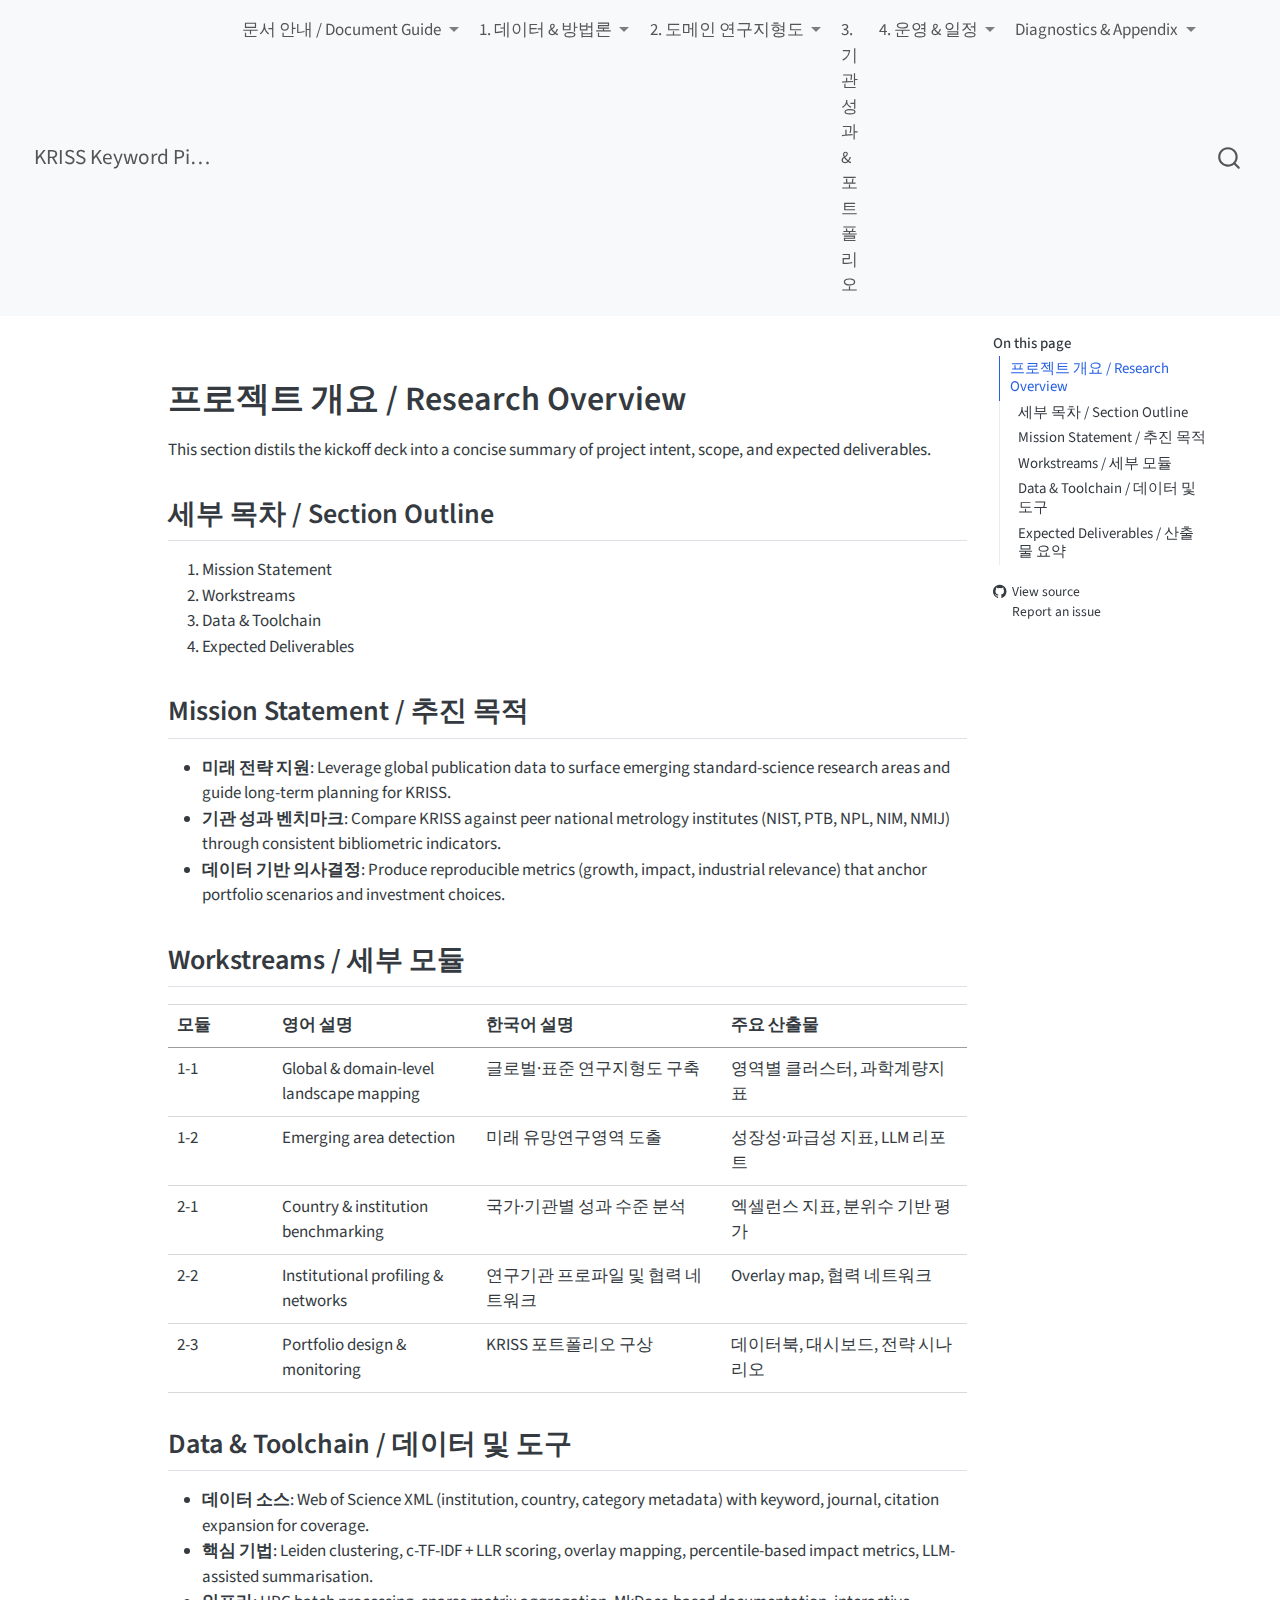
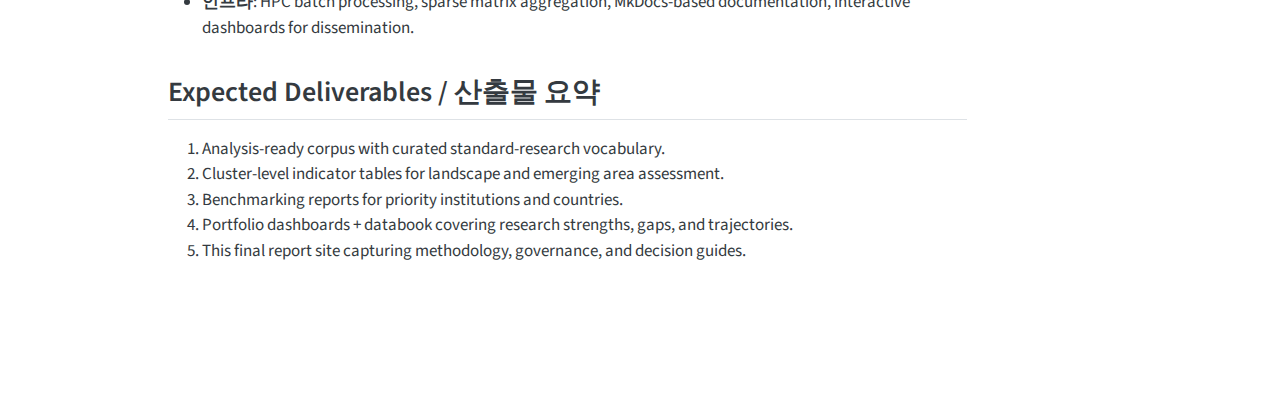
<file: docs/research_overview.html>
<!DOCTYPE html>
<html xmlns="http://www.w3.org/1999/xhtml" lang="en" xml:lang="en"><head>

<meta charset="utf-8">
<meta name="generator" content="quarto-1.8.25">

<meta name="viewport" content="width=device-width, initial-scale=1.0, user-scalable=yes">


<title>research_overview – KRISS Keyword Pipeline Report</title>
<style>
code{white-space: pre-wrap;}
span.smallcaps{font-variant: small-caps;}
div.columns{display: flex; gap: min(4vw, 1.5em);}
div.column{flex: auto; overflow-x: auto;}
div.hanging-indent{margin-left: 1.5em; text-indent: -1.5em;}
ul.task-list{list-style: none;}
ul.task-list li input[type="checkbox"] {
  width: 0.8em;
  margin: 0 0.8em 0.2em -1em; /* quarto-specific, see https://github.com/quarto-dev/quarto-cli/issues/4556 */ 
  vertical-align: middle;
}
</style>


<script src="../site_libs/quarto-nav/quarto-nav.js"></script>
<script src="../site_libs/quarto-nav/headroom.min.js"></script>
<script src="../site_libs/clipboard/clipboard.min.js"></script>
<script src="../site_libs/quarto-search/autocomplete.umd.js"></script>
<script src="../site_libs/quarto-search/fuse.min.js"></script>
<script src="../site_libs/quarto-search/quarto-search.js"></script>
<meta name="quarto:offset" content="../">
<script src="../site_libs/quarto-html/quarto.js" type="module"></script>
<script src="../site_libs/quarto-html/tabsets/tabsets.js" type="module"></script>
<script src="../site_libs/quarto-html/axe/axe-check.js" type="module"></script>
<script src="../site_libs/quarto-html/popper.min.js"></script>
<script src="../site_libs/quarto-html/tippy.umd.min.js"></script>
<script src="../site_libs/quarto-html/anchor.min.js"></script>
<link href="../site_libs/quarto-html/tippy.css" rel="stylesheet">
<link href="../site_libs/quarto-html/quarto-syntax-highlighting-7b89279ff1a6dce999919e0e67d4d9ec.css" rel="stylesheet" id="quarto-text-highlighting-styles">
<script src="../site_libs/bootstrap/bootstrap.min.js"></script>
<link href="../site_libs/bootstrap/bootstrap-icons.css" rel="stylesheet">
<link href="../site_libs/bootstrap/bootstrap-07effa53395b745c4c67794b4fcd4554.min.css" rel="stylesheet" append-hash="true" id="quarto-bootstrap" data-mode="light">
<script id="quarto-search-options" type="application/json">{
  "location": "navbar",
  "copy-button": false,
  "collapse-after": 3,
  "panel-placement": "end",
  "type": "overlay",
  "limit": 50,
  "keyboard-shortcut": [
    "f",
    "/",
    "s"
  ],
  "show-item-context": false,
  "language": {
    "search-no-results-text": "No results",
    "search-matching-documents-text": "matching documents",
    "search-copy-link-title": "Copy link to search",
    "search-hide-matches-text": "Hide additional matches",
    "search-more-match-text": "more match in this document",
    "search-more-matches-text": "more matches in this document",
    "search-clear-button-title": "Clear",
    "search-text-placeholder": "",
    "search-detached-cancel-button-title": "Cancel",
    "search-submit-button-title": "Submit",
    "search-label": "Search"
  }
}</script>


</head>

<body class="nav-fixed quarto-light">

<div id="quarto-search-results"></div>
  <header id="quarto-header" class="headroom fixed-top">
    <nav class="navbar navbar-expand-lg " data-bs-theme="dark">
      <div class="navbar-container container-fluid">
      <div class="navbar-brand-container mx-auto">
    <a href="../index.html" class="navbar-brand navbar-brand-logo">
    </a>
    <a class="navbar-brand" href="../index.html">
    <span class="navbar-title">KRISS Keyword Pipeline Report</span>
    </a>
  </div>
            <div id="quarto-search" class="" title="Search"></div>
          <button class="navbar-toggler" type="button" data-bs-toggle="collapse" data-bs-target="#navbarCollapse" aria-controls="navbarCollapse" role="menu" aria-expanded="false" aria-label="Toggle navigation" onclick="if (window.quartoToggleHeadroom) { window.quartoToggleHeadroom(); }">
  <span class="navbar-toggler-icon"></span>
</button>
          <div class="collapse navbar-collapse" id="navbarCollapse">
            <ul class="navbar-nav navbar-nav-scroll me-auto">
  <li class="nav-item dropdown ">
    <a class="nav-link dropdown-toggle" href="#" id="nav-menu-document-guide" role="link" data-bs-toggle="dropdown" aria-expanded="false">
 <span class="menu-text">문서 안내 / Document Guide</span>
    </a>
    <ul class="dropdown-menu" aria-labelledby="nav-menu-document-guide">    
        <li>
    <a class="dropdown-item" href="../index.html">
 <span class="dropdown-text">홈 / Home</span></a>
  </li>  
        <li>
    <a class="dropdown-item" href="../docs/research_overview.html">
 <span class="dropdown-text">프로젝트 개요</span></a>
  </li>  
        <li>
    <a class="dropdown-item" href="../docs/strategy_execution.html">
 <span class="dropdown-text">추진 전략 &amp; 수행</span></a>
  </li>  
    </ul>
  </li>
  <li class="nav-item dropdown ">
    <a class="nav-link dropdown-toggle" href="#" id="nav-menu-" role="link" data-bs-toggle="dropdown" aria-expanded="false">
 <span class="menu-text">1. 데이터 &amp; 방법론</span>
    </a>
    <ul class="dropdown-menu" aria-labelledby="nav-menu-">    
        <li>
    <a class="dropdown-item" href="../docs/data_architecture.html">
 <span class="dropdown-text">1.1 데이터 구조 &amp; 아이템 체계</span></a>
  </li>  
        <li>
    <a class="dropdown-item" href="../docs/pipeline_architecture.html">
 <span class="dropdown-text">1.2 파이프라인 아키텍처</span></a>
  </li>  
        <li>
    <a class="dropdown-item" href="../docs/algorithmic_scoring.html">
 <span class="dropdown-text">1.3 Algorithmic Scoring</span></a>
  </li>  
        <li>
    <a class="dropdown-item" href="../docs/configuration.html">
 <span class="dropdown-text">1.4 Configuration Playbook</span></a>
  </li>  
    </ul>
  </li>
  <li class="nav-item dropdown ">
    <a class="nav-link dropdown-toggle" href="#" id="nav-menu--1" role="link" data-bs-toggle="dropdown" aria-expanded="false">
 <span class="menu-text">2. 도메인 연구지형도</span>
    </a>
    <ul class="dropdown-menu" aria-labelledby="nav-menu--1">    
        <li>
    <a class="dropdown-item" href="../docs/module_domain_map.html">
 <span class="dropdown-text">연구지형 개요 / Landscape Overview</span></a>
  </li>  
        <li>
    <a class="dropdown-item" href="../docs/keyword_trends.html">
 <span class="dropdown-text">키워드 추세 탐색기 / Keyword Trends</span></a>
  </li>  
    </ul>
  </li>
  <li class="nav-item">
    <a class="nav-link" href="../docs/module_institutional.html"> 
<span class="menu-text">3. 기관 성과 &amp; 포트폴리오</span></a>
  </li>  
  <li class="nav-item dropdown ">
    <a class="nav-link dropdown-toggle" href="#" id="nav-menu--2" role="link" data-bs-toggle="dropdown" aria-expanded="false">
 <span class="menu-text">4. 운영 &amp; 일정</span>
    </a>
    <ul class="dropdown-menu" aria-labelledby="nav-menu--2">    
        <li>
    <a class="dropdown-item" href="../docs/delivery_plan.html">
 <span class="dropdown-text">4.1 수행 체계 &amp; 일정</span></a>
  </li>  
        <li>
    <a class="dropdown-item" href="../docs/operations.html">
 <span class="dropdown-text">4.2 Operations &amp; Restart</span></a>
  </li>  
    </ul>
  </li>
  <li class="nav-item dropdown ">
    <a class="nav-link dropdown-toggle" href="#" id="nav-menu-diagnostics--appendix" role="link" data-bs-toggle="dropdown" aria-expanded="false">
 <span class="menu-text">Diagnostics &amp; Appendix</span>
    </a>
    <ul class="dropdown-menu" aria-labelledby="nav-menu-diagnostics--appendix">    
        <li>
    <a class="dropdown-item" href="../docs/diagnostics.html">
 <span class="dropdown-text">Diagnostics</span></a>
  </li>  
        <li>
    <a class="dropdown-item" href="../docs/appendix.html">
 <span class="dropdown-text">Appendix</span></a>
  </li>  
        <li>
    <a class="dropdown-item" href="../docs/change_log.html">
 <span class="dropdown-text">Change Log</span></a>
  </li>  
    </ul>
  </li>
</ul>
          </div> <!-- /navcollapse -->
            <div class="quarto-navbar-tools">
</div>
      </div> <!-- /container-fluid -->
    </nav>
</header>
<!-- content -->
<div id="quarto-content" class="quarto-container page-columns page-rows-contents page-layout-article page-navbar">
<!-- sidebar -->
<!-- margin-sidebar -->
    <div id="quarto-margin-sidebar" class="sidebar margin-sidebar">
        <nav id="TOC" role="doc-toc" class="toc-active">
    <h2 id="toc-title">On this page</h2>
   
  <ul class="collapse">
  <li><a href="#프로젝트-개요-research-overview" id="toc-프로젝트-개요-research-overview" class="nav-link active" data-scroll-target="#프로젝트-개요-research-overview">프로젝트 개요 / Research Overview</a>
  <ul class="collapse">
  <li><a href="#세부-목차-section-outline" id="toc-세부-목차-section-outline" class="nav-link" data-scroll-target="#세부-목차-section-outline">세부 목차 / Section Outline</a></li>
  <li><a href="#mission-statement-추진-목적" id="toc-mission-statement-추진-목적" class="nav-link" data-scroll-target="#mission-statement-추진-목적">Mission Statement / 추진 목적</a></li>
  <li><a href="#workstreams-세부-모듈" id="toc-workstreams-세부-모듈" class="nav-link" data-scroll-target="#workstreams-세부-모듈">Workstreams / 세부 모듈</a></li>
  <li><a href="#data-toolchain-데이터-및-도구" id="toc-data-toolchain-데이터-및-도구" class="nav-link" data-scroll-target="#data-toolchain-데이터-및-도구">Data &amp; Toolchain / 데이터 및 도구</a></li>
  <li><a href="#expected-deliverables-산출물-요약" id="toc-expected-deliverables-산출물-요약" class="nav-link" data-scroll-target="#expected-deliverables-산출물-요약">Expected Deliverables / 산출물 요약</a></li>
  </ul></li>
  </ul>
<div class="toc-actions"><ul class="collapse"><li><a href="https://github.com/kimyoungjin06/final-report-placeholder/blob/main/docs/research_overview.qmd" class="toc-action"><i class="bi bi-github"></i>View source</a></li><li><a href="https://github.com/kimyoungjin06/final-report-placeholder/issues/new" class="toc-action"><i class="bi empty"></i>Report an issue</a></li></ul></div></nav>
    </div>
<!-- main -->
<main class="content" id="quarto-document-content"><header id="title-block-header" class="quarto-title-block"></header>




<section id="프로젝트-개요-research-overview" class="level1">
<h1>프로젝트 개요 / Research Overview</h1>
<p>This section distils the kickoff deck into a concise summary of project intent, scope, and expected deliverables.</p>
<section id="세부-목차-section-outline" class="level2">
<h2 class="anchored" data-anchor-id="세부-목차-section-outline">세부 목차 / Section Outline</h2>
<ol type="1">
<li>Mission Statement</li>
<li>Workstreams</li>
<li>Data &amp; Toolchain</li>
<li>Expected Deliverables</li>
</ol>
</section>
<section id="mission-statement-추진-목적" class="level2">
<h2 class="anchored" data-anchor-id="mission-statement-추진-목적">Mission Statement / 추진 목적</h2>
<ul>
<li><strong>미래 전략 지원</strong>: Leverage global publication data to surface emerging standard-science research areas and guide long-term planning for KRISS.</li>
<li><strong>기관 성과 벤치마크</strong>: Compare KRISS against peer national metrology institutes (NIST, PTB, NPL, NIM, NMIJ) through consistent bibliometric indicators.</li>
<li><strong>데이터 기반 의사결정</strong>: Produce reproducible metrics (growth, impact, industrial relevance) that anchor portfolio scenarios and investment choices.</li>
</ul>
</section>
<section id="workstreams-세부-모듈" class="level2">
<h2 class="anchored" data-anchor-id="workstreams-세부-모듈">Workstreams / 세부 모듈</h2>
<table class="caption-top table">
<colgroup>
<col style="width: 13%">
<col style="width: 25%">
<col style="width: 30%">
<col style="width: 30%">
</colgroup>
<thead>
<tr class="header">
<th>모듈</th>
<th>영어 설명</th>
<th>한국어 설명</th>
<th>주요 산출물</th>
</tr>
</thead>
<tbody>
<tr class="odd">
<td>1-1</td>
<td>Global &amp; domain-level landscape mapping</td>
<td>글로벌·표준 연구지형도 구축</td>
<td>영역별 클러스터, 과학계량지표</td>
</tr>
<tr class="even">
<td>1-2</td>
<td>Emerging area detection</td>
<td>미래 유망연구영역 도출</td>
<td>성장성·파급성 지표, LLM 리포트</td>
</tr>
<tr class="odd">
<td>2-1</td>
<td>Country &amp; institution benchmarking</td>
<td>국가·기관별 성과 수준 분석</td>
<td>엑셀런스 지표, 분위수 기반 평가</td>
</tr>
<tr class="even">
<td>2-2</td>
<td>Institutional profiling &amp; networks</td>
<td>연구기관 프로파일 및 협력 네트워크</td>
<td>Overlay map, 협력 네트워크</td>
</tr>
<tr class="odd">
<td>2-3</td>
<td>Portfolio design &amp; monitoring</td>
<td>KRISS 포트폴리오 구상</td>
<td>데이터북, 대시보드, 전략 시나리오</td>
</tr>
</tbody>
</table>
</section>
<section id="data-toolchain-데이터-및-도구" class="level2">
<h2 class="anchored" data-anchor-id="data-toolchain-데이터-및-도구">Data &amp; Toolchain / 데이터 및 도구</h2>
<ul>
<li><strong>데이터 소스</strong>: Web of Science XML (institution, country, category metadata) with keyword, journal, citation expansion for coverage.</li>
<li><strong>핵심 기법</strong>: Leiden clustering, c‑TF‑IDF + LLR scoring, overlay mapping, percentile-based impact metrics, LLM-assisted summarisation.</li>
<li><strong>인프라</strong>: HPC batch processing, sparse matrix aggregation, MkDocs-based documentation, interactive dashboards for dissemination.</li>
</ul>
</section>
<section id="expected-deliverables-산출물-요약" class="level2">
<h2 class="anchored" data-anchor-id="expected-deliverables-산출물-요약">Expected Deliverables / 산출물 요약</h2>
<ol type="1">
<li>Analysis-ready corpus with curated standard-research vocabulary.</li>
<li>Cluster-level indicator tables for landscape and emerging area assessment.</li>
<li>Benchmarking reports for priority institutions and countries.</li>
<li>Portfolio dashboards + databook covering research strengths, gaps, and trajectories.</li>
<li>This final report site capturing methodology, governance, and decision guides.</li>
</ol>


</section>
</section>

</main> <!-- /main -->
<script id="quarto-html-after-body" type="application/javascript">
  window.document.addEventListener("DOMContentLoaded", function (event) {
    const icon = "";
    const anchorJS = new window.AnchorJS();
    anchorJS.options = {
      placement: 'right',
      icon: icon
    };
    anchorJS.add('.anchored');
    const isCodeAnnotation = (el) => {
      for (const clz of el.classList) {
        if (clz.startsWith('code-annotation-')) {                     
          return true;
        }
      }
      return false;
    }
    const onCopySuccess = function(e) {
      // button target
      const button = e.trigger;
      // don't keep focus
      button.blur();
      // flash "checked"
      button.classList.add('code-copy-button-checked');
      var currentTitle = button.getAttribute("title");
      button.setAttribute("title", "Copied!");
      let tooltip;
      if (window.bootstrap) {
        button.setAttribute("data-bs-toggle", "tooltip");
        button.setAttribute("data-bs-placement", "left");
        button.setAttribute("data-bs-title", "Copied!");
        tooltip = new bootstrap.Tooltip(button, 
          { trigger: "manual", 
            customClass: "code-copy-button-tooltip",
            offset: [0, -8]});
        tooltip.show();    
      }
      setTimeout(function() {
        if (tooltip) {
          tooltip.hide();
          button.removeAttribute("data-bs-title");
          button.removeAttribute("data-bs-toggle");
          button.removeAttribute("data-bs-placement");
        }
        button.setAttribute("title", currentTitle);
        button.classList.remove('code-copy-button-checked');
      }, 1000);
      // clear code selection
      e.clearSelection();
    }
    const getTextToCopy = function(trigger) {
      const outerScaffold = trigger.parentElement.cloneNode(true);
      const codeEl = outerScaffold.querySelector('code');
      for (const childEl of codeEl.children) {
        if (isCodeAnnotation(childEl)) {
          childEl.remove();
        }
      }
      return codeEl.innerText;
    }
    const clipboard = new window.ClipboardJS('.code-copy-button:not([data-in-quarto-modal])', {
      text: getTextToCopy
    });
    clipboard.on('success', onCopySuccess);
    if (window.document.getElementById('quarto-embedded-source-code-modal')) {
      const clipboardModal = new window.ClipboardJS('.code-copy-button[data-in-quarto-modal]', {
        text: getTextToCopy,
        container: window.document.getElementById('quarto-embedded-source-code-modal')
      });
      clipboardModal.on('success', onCopySuccess);
    }
      var localhostRegex = new RegExp(/^(?:http|https):\/\/localhost\:?[0-9]*\//);
      var mailtoRegex = new RegExp(/^mailto:/);
        var filterRegex = new RegExp('/' + window.location.host + '/');
      var isInternal = (href) => {
          return filterRegex.test(href) || localhostRegex.test(href) || mailtoRegex.test(href);
      }
      // Inspect non-navigation links and adorn them if external
     var links = window.document.querySelectorAll('a[href]:not(.nav-link):not(.navbar-brand):not(.toc-action):not(.sidebar-link):not(.sidebar-item-toggle):not(.pagination-link):not(.no-external):not([aria-hidden]):not(.dropdown-item):not(.quarto-navigation-tool):not(.about-link)');
      for (var i=0; i<links.length; i++) {
        const link = links[i];
        if (!isInternal(link.href)) {
          // undo the damage that might have been done by quarto-nav.js in the case of
          // links that we want to consider external
          if (link.dataset.originalHref !== undefined) {
            link.href = link.dataset.originalHref;
          }
        }
      }
    function tippyHover(el, contentFn, onTriggerFn, onUntriggerFn) {
      const config = {
        allowHTML: true,
        maxWidth: 500,
        delay: 100,
        arrow: false,
        appendTo: function(el) {
            return el.parentElement;
        },
        interactive: true,
        interactiveBorder: 10,
        theme: 'quarto',
        placement: 'bottom-start',
      };
      if (contentFn) {
        config.content = contentFn;
      }
      if (onTriggerFn) {
        config.onTrigger = onTriggerFn;
      }
      if (onUntriggerFn) {
        config.onUntrigger = onUntriggerFn;
      }
      window.tippy(el, config); 
    }
    const noterefs = window.document.querySelectorAll('a[role="doc-noteref"]');
    for (var i=0; i<noterefs.length; i++) {
      const ref = noterefs[i];
      tippyHover(ref, function() {
        // use id or data attribute instead here
        let href = ref.getAttribute('data-footnote-href') || ref.getAttribute('href');
        try { href = new URL(href).hash; } catch {}
        const id = href.replace(/^#\/?/, "");
        const note = window.document.getElementById(id);
        if (note) {
          return note.innerHTML;
        } else {
          return "";
        }
      });
    }
    const xrefs = window.document.querySelectorAll('a.quarto-xref');
    const processXRef = (id, note) => {
      // Strip column container classes
      const stripColumnClz = (el) => {
        el.classList.remove("page-full", "page-columns");
        if (el.children) {
          for (const child of el.children) {
            stripColumnClz(child);
          }
        }
      }
      stripColumnClz(note)
      if (id === null || id.startsWith('sec-')) {
        // Special case sections, only their first couple elements
        const container = document.createElement("div");
        if (note.children && note.children.length > 2) {
          container.appendChild(note.children[0].cloneNode(true));
          for (let i = 1; i < note.children.length; i++) {
            const child = note.children[i];
            if (child.tagName === "P" && child.innerText === "") {
              continue;
            } else {
              container.appendChild(child.cloneNode(true));
              break;
            }
          }
          if (window.Quarto?.typesetMath) {
            window.Quarto.typesetMath(container);
          }
          return container.innerHTML
        } else {
          if (window.Quarto?.typesetMath) {
            window.Quarto.typesetMath(note);
          }
          return note.innerHTML;
        }
      } else {
        // Remove any anchor links if they are present
        const anchorLink = note.querySelector('a.anchorjs-link');
        if (anchorLink) {
          anchorLink.remove();
        }
        if (window.Quarto?.typesetMath) {
          window.Quarto.typesetMath(note);
        }
        if (note.classList.contains("callout")) {
          return note.outerHTML;
        } else {
          return note.innerHTML;
        }
      }
    }
    for (var i=0; i<xrefs.length; i++) {
      const xref = xrefs[i];
      tippyHover(xref, undefined, function(instance) {
        instance.disable();
        let url = xref.getAttribute('href');
        let hash = undefined; 
        if (url.startsWith('#')) {
          hash = url;
        } else {
          try { hash = new URL(url).hash; } catch {}
        }
        if (hash) {
          const id = hash.replace(/^#\/?/, "");
          const note = window.document.getElementById(id);
          if (note !== null) {
            try {
              const html = processXRef(id, note.cloneNode(true));
              instance.setContent(html);
            } finally {
              instance.enable();
              instance.show();
            }
          } else {
            // See if we can fetch this
            fetch(url.split('#')[0])
            .then(res => res.text())
            .then(html => {
              const parser = new DOMParser();
              const htmlDoc = parser.parseFromString(html, "text/html");
              const note = htmlDoc.getElementById(id);
              if (note !== null) {
                const html = processXRef(id, note);
                instance.setContent(html);
              } 
            }).finally(() => {
              instance.enable();
              instance.show();
            });
          }
        } else {
          // See if we can fetch a full url (with no hash to target)
          // This is a special case and we should probably do some content thinning / targeting
          fetch(url)
          .then(res => res.text())
          .then(html => {
            const parser = new DOMParser();
            const htmlDoc = parser.parseFromString(html, "text/html");
            const note = htmlDoc.querySelector('main.content');
            if (note !== null) {
              // This should only happen for chapter cross references
              // (since there is no id in the URL)
              // remove the first header
              if (note.children.length > 0 && note.children[0].tagName === "HEADER") {
                note.children[0].remove();
              }
              const html = processXRef(null, note);
              instance.setContent(html);
            } 
          }).finally(() => {
            instance.enable();
            instance.show();
          });
        }
      }, function(instance) {
      });
    }
        let selectedAnnoteEl;
        const selectorForAnnotation = ( cell, annotation) => {
          let cellAttr = 'data-code-cell="' + cell + '"';
          let lineAttr = 'data-code-annotation="' +  annotation + '"';
          const selector = 'span[' + cellAttr + '][' + lineAttr + ']';
          return selector;
        }
        const selectCodeLines = (annoteEl) => {
          const doc = window.document;
          const targetCell = annoteEl.getAttribute("data-target-cell");
          const targetAnnotation = annoteEl.getAttribute("data-target-annotation");
          const annoteSpan = window.document.querySelector(selectorForAnnotation(targetCell, targetAnnotation));
          const lines = annoteSpan.getAttribute("data-code-lines").split(",");
          const lineIds = lines.map((line) => {
            return targetCell + "-" + line;
          })
          let top = null;
          let height = null;
          let parent = null;
          if (lineIds.length > 0) {
              //compute the position of the single el (top and bottom and make a div)
              const el = window.document.getElementById(lineIds[0]);
              top = el.offsetTop;
              height = el.offsetHeight;
              parent = el.parentElement.parentElement;
            if (lineIds.length > 1) {
              const lastEl = window.document.getElementById(lineIds[lineIds.length - 1]);
              const bottom = lastEl.offsetTop + lastEl.offsetHeight;
              height = bottom - top;
            }
            if (top !== null && height !== null && parent !== null) {
              // cook up a div (if necessary) and position it 
              let div = window.document.getElementById("code-annotation-line-highlight");
              if (div === null) {
                div = window.document.createElement("div");
                div.setAttribute("id", "code-annotation-line-highlight");
                div.style.position = 'absolute';
                parent.appendChild(div);
              }
              div.style.top = top - 2 + "px";
              div.style.height = height + 4 + "px";
              div.style.left = 0;
              let gutterDiv = window.document.getElementById("code-annotation-line-highlight-gutter");
              if (gutterDiv === null) {
                gutterDiv = window.document.createElement("div");
                gutterDiv.setAttribute("id", "code-annotation-line-highlight-gutter");
                gutterDiv.style.position = 'absolute';
                const codeCell = window.document.getElementById(targetCell);
                const gutter = codeCell.querySelector('.code-annotation-gutter');
                gutter.appendChild(gutterDiv);
              }
              gutterDiv.style.top = top - 2 + "px";
              gutterDiv.style.height = height + 4 + "px";
            }
            selectedAnnoteEl = annoteEl;
          }
        };
        const unselectCodeLines = () => {
          const elementsIds = ["code-annotation-line-highlight", "code-annotation-line-highlight-gutter"];
          elementsIds.forEach((elId) => {
            const div = window.document.getElementById(elId);
            if (div) {
              div.remove();
            }
          });
          selectedAnnoteEl = undefined;
        };
          // Handle positioning of the toggle
      window.addEventListener(
        "resize",
        throttle(() => {
          elRect = undefined;
          if (selectedAnnoteEl) {
            selectCodeLines(selectedAnnoteEl);
          }
        }, 10)
      );
      function throttle(fn, ms) {
      let throttle = false;
      let timer;
        return (...args) => {
          if(!throttle) { // first call gets through
              fn.apply(this, args);
              throttle = true;
          } else { // all the others get throttled
              if(timer) clearTimeout(timer); // cancel #2
              timer = setTimeout(() => {
                fn.apply(this, args);
                timer = throttle = false;
              }, ms);
          }
        };
      }
        // Attach click handler to the DT
        const annoteDls = window.document.querySelectorAll('dt[data-target-cell]');
        for (const annoteDlNode of annoteDls) {
          annoteDlNode.addEventListener('click', (event) => {
            const clickedEl = event.target;
            if (clickedEl !== selectedAnnoteEl) {
              unselectCodeLines();
              const activeEl = window.document.querySelector('dt[data-target-cell].code-annotation-active');
              if (activeEl) {
                activeEl.classList.remove('code-annotation-active');
              }
              selectCodeLines(clickedEl);
              clickedEl.classList.add('code-annotation-active');
            } else {
              // Unselect the line
              unselectCodeLines();
              clickedEl.classList.remove('code-annotation-active');
            }
          });
        }
    const findCites = (el) => {
      const parentEl = el.parentElement;
      if (parentEl) {
        const cites = parentEl.dataset.cites;
        if (cites) {
          return {
            el,
            cites: cites.split(' ')
          };
        } else {
          return findCites(el.parentElement)
        }
      } else {
        return undefined;
      }
    };
    var bibliorefs = window.document.querySelectorAll('a[role="doc-biblioref"]');
    for (var i=0; i<bibliorefs.length; i++) {
      const ref = bibliorefs[i];
      const citeInfo = findCites(ref);
      if (citeInfo) {
        tippyHover(citeInfo.el, function() {
          var popup = window.document.createElement('div');
          citeInfo.cites.forEach(function(cite) {
            var citeDiv = window.document.createElement('div');
            citeDiv.classList.add('hanging-indent');
            citeDiv.classList.add('csl-entry');
            var biblioDiv = window.document.getElementById('ref-' + cite);
            if (biblioDiv) {
              citeDiv.innerHTML = biblioDiv.innerHTML;
            }
            popup.appendChild(citeDiv);
          });
          return popup.innerHTML;
        });
      }
    }
  });
  </script>
</div> <!-- /content -->




<footer class="footer"><div class="nav-footer"><div class="nav-footer-center"><div class="toc-actions d-sm-block d-md-none"><ul><li><a href="https://github.com/kimyoungjin06/final-report-placeholder/blob/main/docs/research_overview.qmd" class="toc-action"><i class="bi bi-github"></i>View source</a></li><li><a href="https://github.com/kimyoungjin06/final-report-placeholder/issues/new" class="toc-action"><i class="bi empty"></i>Report an issue</a></li></ul></div></div></div></footer></body></html>
</file>
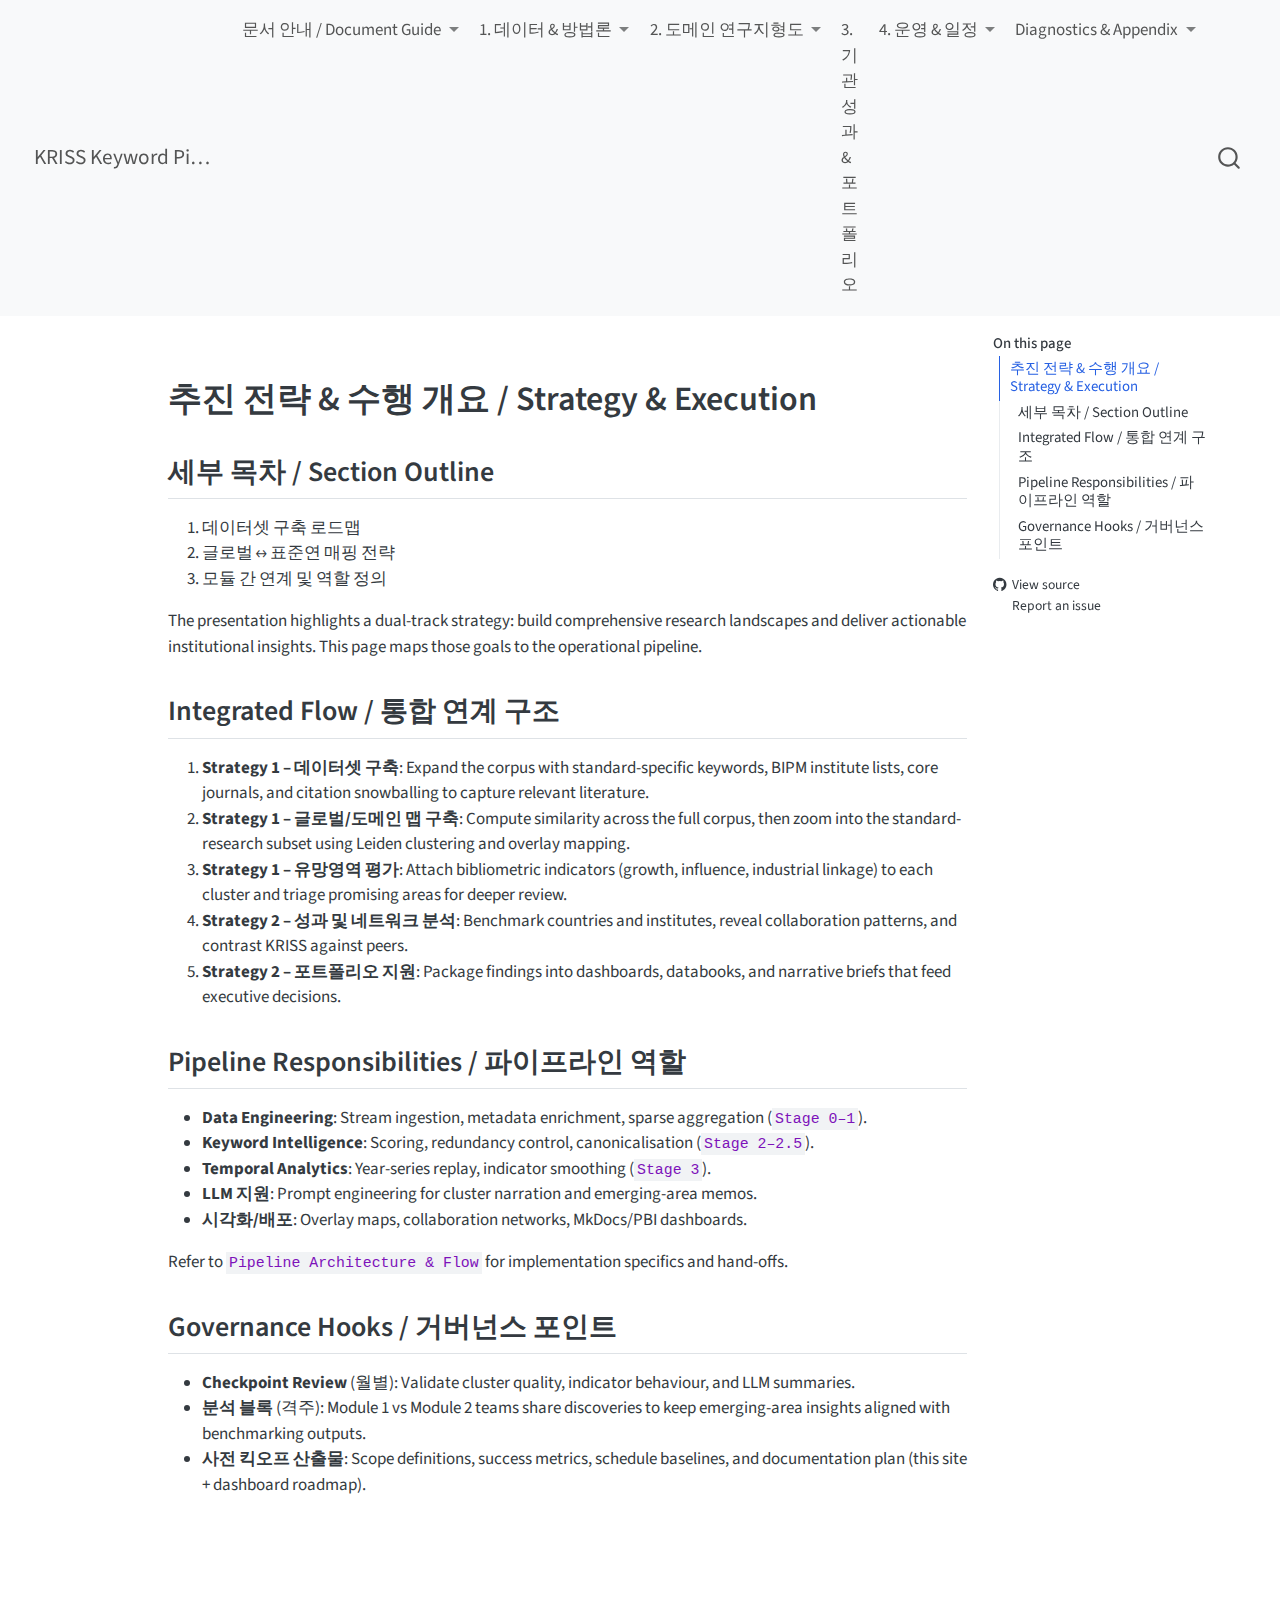
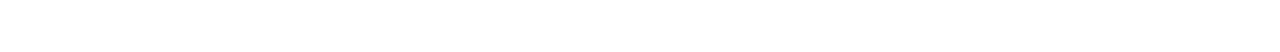
<file: docs/strategy_execution.html>
<!DOCTYPE html>
<html xmlns="http://www.w3.org/1999/xhtml" lang="en" xml:lang="en"><head>

<meta charset="utf-8">
<meta name="generator" content="quarto-1.8.25">

<meta name="viewport" content="width=device-width, initial-scale=1.0, user-scalable=yes">


<title>strategy_execution – KRISS Keyword Pipeline Report</title>
<style>
code{white-space: pre-wrap;}
span.smallcaps{font-variant: small-caps;}
div.columns{display: flex; gap: min(4vw, 1.5em);}
div.column{flex: auto; overflow-x: auto;}
div.hanging-indent{margin-left: 1.5em; text-indent: -1.5em;}
ul.task-list{list-style: none;}
ul.task-list li input[type="checkbox"] {
  width: 0.8em;
  margin: 0 0.8em 0.2em -1em; /* quarto-specific, see https://github.com/quarto-dev/quarto-cli/issues/4556 */ 
  vertical-align: middle;
}
</style>


<script src="../site_libs/quarto-nav/quarto-nav.js"></script>
<script src="../site_libs/quarto-nav/headroom.min.js"></script>
<script src="../site_libs/clipboard/clipboard.min.js"></script>
<script src="../site_libs/quarto-search/autocomplete.umd.js"></script>
<script src="../site_libs/quarto-search/fuse.min.js"></script>
<script src="../site_libs/quarto-search/quarto-search.js"></script>
<meta name="quarto:offset" content="../">
<script src="../site_libs/quarto-html/quarto.js" type="module"></script>
<script src="../site_libs/quarto-html/tabsets/tabsets.js" type="module"></script>
<script src="../site_libs/quarto-html/axe/axe-check.js" type="module"></script>
<script src="../site_libs/quarto-html/popper.min.js"></script>
<script src="../site_libs/quarto-html/tippy.umd.min.js"></script>
<script src="../site_libs/quarto-html/anchor.min.js"></script>
<link href="../site_libs/quarto-html/tippy.css" rel="stylesheet">
<link href="../site_libs/quarto-html/quarto-syntax-highlighting-7b89279ff1a6dce999919e0e67d4d9ec.css" rel="stylesheet" id="quarto-text-highlighting-styles">
<script src="../site_libs/bootstrap/bootstrap.min.js"></script>
<link href="../site_libs/bootstrap/bootstrap-icons.css" rel="stylesheet">
<link href="../site_libs/bootstrap/bootstrap-07effa53395b745c4c67794b4fcd4554.min.css" rel="stylesheet" append-hash="true" id="quarto-bootstrap" data-mode="light">
<script id="quarto-search-options" type="application/json">{
  "location": "navbar",
  "copy-button": false,
  "collapse-after": 3,
  "panel-placement": "end",
  "type": "overlay",
  "limit": 50,
  "keyboard-shortcut": [
    "f",
    "/",
    "s"
  ],
  "show-item-context": false,
  "language": {
    "search-no-results-text": "No results",
    "search-matching-documents-text": "matching documents",
    "search-copy-link-title": "Copy link to search",
    "search-hide-matches-text": "Hide additional matches",
    "search-more-match-text": "more match in this document",
    "search-more-matches-text": "more matches in this document",
    "search-clear-button-title": "Clear",
    "search-text-placeholder": "",
    "search-detached-cancel-button-title": "Cancel",
    "search-submit-button-title": "Submit",
    "search-label": "Search"
  }
}</script>


</head>

<body class="nav-fixed quarto-light">

<div id="quarto-search-results"></div>
  <header id="quarto-header" class="headroom fixed-top">
    <nav class="navbar navbar-expand-lg " data-bs-theme="dark">
      <div class="navbar-container container-fluid">
      <div class="navbar-brand-container mx-auto">
    <a href="../index.html" class="navbar-brand navbar-brand-logo">
    </a>
    <a class="navbar-brand" href="../index.html">
    <span class="navbar-title">KRISS Keyword Pipeline Report</span>
    </a>
  </div>
            <div id="quarto-search" class="" title="Search"></div>
          <button class="navbar-toggler" type="button" data-bs-toggle="collapse" data-bs-target="#navbarCollapse" aria-controls="navbarCollapse" role="menu" aria-expanded="false" aria-label="Toggle navigation" onclick="if (window.quartoToggleHeadroom) { window.quartoToggleHeadroom(); }">
  <span class="navbar-toggler-icon"></span>
</button>
          <div class="collapse navbar-collapse" id="navbarCollapse">
            <ul class="navbar-nav navbar-nav-scroll me-auto">
  <li class="nav-item dropdown ">
    <a class="nav-link dropdown-toggle" href="#" id="nav-menu-document-guide" role="link" data-bs-toggle="dropdown" aria-expanded="false">
 <span class="menu-text">문서 안내 / Document Guide</span>
    </a>
    <ul class="dropdown-menu" aria-labelledby="nav-menu-document-guide">    
        <li>
    <a class="dropdown-item" href="../index.html">
 <span class="dropdown-text">홈 / Home</span></a>
  </li>  
        <li>
    <a class="dropdown-item" href="../docs/research_overview.html">
 <span class="dropdown-text">프로젝트 개요</span></a>
  </li>  
        <li>
    <a class="dropdown-item" href="../docs/strategy_execution.html">
 <span class="dropdown-text">추진 전략 &amp; 수행</span></a>
  </li>  
    </ul>
  </li>
  <li class="nav-item dropdown ">
    <a class="nav-link dropdown-toggle" href="#" id="nav-menu-" role="link" data-bs-toggle="dropdown" aria-expanded="false">
 <span class="menu-text">1. 데이터 &amp; 방법론</span>
    </a>
    <ul class="dropdown-menu" aria-labelledby="nav-menu-">    
        <li>
    <a class="dropdown-item" href="../docs/data_architecture.html">
 <span class="dropdown-text">1.1 데이터 구조 &amp; 아이템 체계</span></a>
  </li>  
        <li>
    <a class="dropdown-item" href="../docs/pipeline_architecture.html">
 <span class="dropdown-text">1.2 파이프라인 아키텍처</span></a>
  </li>  
        <li>
    <a class="dropdown-item" href="../docs/algorithmic_scoring.html">
 <span class="dropdown-text">1.3 Algorithmic Scoring</span></a>
  </li>  
        <li>
    <a class="dropdown-item" href="../docs/configuration.html">
 <span class="dropdown-text">1.4 Configuration Playbook</span></a>
  </li>  
    </ul>
  </li>
  <li class="nav-item dropdown ">
    <a class="nav-link dropdown-toggle" href="#" id="nav-menu--1" role="link" data-bs-toggle="dropdown" aria-expanded="false">
 <span class="menu-text">2. 도메인 연구지형도</span>
    </a>
    <ul class="dropdown-menu" aria-labelledby="nav-menu--1">    
        <li>
    <a class="dropdown-item" href="../docs/module_domain_map.html">
 <span class="dropdown-text">연구지형 개요 / Landscape Overview</span></a>
  </li>  
        <li>
    <a class="dropdown-item" href="../docs/keyword_trends.html">
 <span class="dropdown-text">키워드 추세 탐색기 / Keyword Trends</span></a>
  </li>  
    </ul>
  </li>
  <li class="nav-item">
    <a class="nav-link" href="../docs/module_institutional.html"> 
<span class="menu-text">3. 기관 성과 &amp; 포트폴리오</span></a>
  </li>  
  <li class="nav-item dropdown ">
    <a class="nav-link dropdown-toggle" href="#" id="nav-menu--2" role="link" data-bs-toggle="dropdown" aria-expanded="false">
 <span class="menu-text">4. 운영 &amp; 일정</span>
    </a>
    <ul class="dropdown-menu" aria-labelledby="nav-menu--2">    
        <li>
    <a class="dropdown-item" href="../docs/delivery_plan.html">
 <span class="dropdown-text">4.1 수행 체계 &amp; 일정</span></a>
  </li>  
        <li>
    <a class="dropdown-item" href="../docs/operations.html">
 <span class="dropdown-text">4.2 Operations &amp; Restart</span></a>
  </li>  
    </ul>
  </li>
  <li class="nav-item dropdown ">
    <a class="nav-link dropdown-toggle" href="#" id="nav-menu-diagnostics--appendix" role="link" data-bs-toggle="dropdown" aria-expanded="false">
 <span class="menu-text">Diagnostics &amp; Appendix</span>
    </a>
    <ul class="dropdown-menu" aria-labelledby="nav-menu-diagnostics--appendix">    
        <li>
    <a class="dropdown-item" href="../docs/diagnostics.html">
 <span class="dropdown-text">Diagnostics</span></a>
  </li>  
        <li>
    <a class="dropdown-item" href="../docs/appendix.html">
 <span class="dropdown-text">Appendix</span></a>
  </li>  
        <li>
    <a class="dropdown-item" href="../docs/change_log.html">
 <span class="dropdown-text">Change Log</span></a>
  </li>  
    </ul>
  </li>
</ul>
          </div> <!-- /navcollapse -->
            <div class="quarto-navbar-tools">
</div>
      </div> <!-- /container-fluid -->
    </nav>
</header>
<!-- content -->
<div id="quarto-content" class="quarto-container page-columns page-rows-contents page-layout-article page-navbar">
<!-- sidebar -->
<!-- margin-sidebar -->
    <div id="quarto-margin-sidebar" class="sidebar margin-sidebar">
        <nav id="TOC" role="doc-toc" class="toc-active">
    <h2 id="toc-title">On this page</h2>
   
  <ul class="collapse">
  <li><a href="#추진-전략-수행-개요-strategy-execution" id="toc-추진-전략-수행-개요-strategy-execution" class="nav-link active" data-scroll-target="#추진-전략-수행-개요-strategy-execution">추진 전략 &amp; 수행 개요 / Strategy &amp; Execution</a>
  <ul class="collapse">
  <li><a href="#세부-목차-section-outline" id="toc-세부-목차-section-outline" class="nav-link" data-scroll-target="#세부-목차-section-outline">세부 목차 / Section Outline</a></li>
  <li><a href="#integrated-flow-통합-연계-구조" id="toc-integrated-flow-통합-연계-구조" class="nav-link" data-scroll-target="#integrated-flow-통합-연계-구조">Integrated Flow / 통합 연계 구조</a></li>
  <li><a href="#pipeline-responsibilities-파이프라인-역할" id="toc-pipeline-responsibilities-파이프라인-역할" class="nav-link" data-scroll-target="#pipeline-responsibilities-파이프라인-역할">Pipeline Responsibilities / 파이프라인 역할</a></li>
  <li><a href="#governance-hooks-거버넌스-포인트" id="toc-governance-hooks-거버넌스-포인트" class="nav-link" data-scroll-target="#governance-hooks-거버넌스-포인트">Governance Hooks / 거버넌스 포인트</a></li>
  </ul></li>
  </ul>
<div class="toc-actions"><ul class="collapse"><li><a href="https://github.com/kimyoungjin06/final-report-placeholder/blob/main/docs/strategy_execution.qmd" class="toc-action"><i class="bi bi-github"></i>View source</a></li><li><a href="https://github.com/kimyoungjin06/final-report-placeholder/issues/new" class="toc-action"><i class="bi empty"></i>Report an issue</a></li></ul></div></nav>
    </div>
<!-- main -->
<main class="content" id="quarto-document-content"><header id="title-block-header" class="quarto-title-block"></header>




<section id="추진-전략-수행-개요-strategy-execution" class="level1">
<h1>추진 전략 &amp; 수행 개요 / Strategy &amp; Execution</h1>
<section id="세부-목차-section-outline" class="level2">
<h2 class="anchored" data-anchor-id="세부-목차-section-outline">세부 목차 / Section Outline</h2>
<ol type="1">
<li>데이터셋 구축 로드맵</li>
<li>글로벌 ↔︎ 표준연 매핑 전략</li>
<li>모듈 간 연계 및 역할 정의</li>
</ol>
<p>The presentation highlights a dual-track strategy: build comprehensive research landscapes and deliver actionable institutional insights. This page maps those goals to the operational pipeline.</p>
</section>
<section id="integrated-flow-통합-연계-구조" class="level2">
<h2 class="anchored" data-anchor-id="integrated-flow-통합-연계-구조">Integrated Flow / 통합 연계 구조</h2>
<ol type="1">
<li><strong>Strategy 1 – 데이터셋 구축</strong>: Expand the corpus with standard-specific keywords, BIPM institute lists, core journals, and citation snowballing to capture relevant literature.</li>
<li><strong>Strategy 1 – 글로벌/도메인 맵 구축</strong>: Compute similarity across the full corpus, then zoom into the standard-research subset using Leiden clustering and overlay mapping.</li>
<li><strong>Strategy 1 – 유망영역 평가</strong>: Attach bibliometric indicators (growth, influence, industrial linkage) to each cluster and triage promising areas for deeper review.</li>
<li><strong>Strategy 2 – 성과 및 네트워크 분석</strong>: Benchmark countries and institutes, reveal collaboration patterns, and contrast KRISS against peers.</li>
<li><strong>Strategy 2 – 포트폴리오 지원</strong>: Package findings into dashboards, databooks, and narrative briefs that feed executive decisions.</li>
</ol>
</section>
<section id="pipeline-responsibilities-파이프라인-역할" class="level2">
<h2 class="anchored" data-anchor-id="pipeline-responsibilities-파이프라인-역할">Pipeline Responsibilities / 파이프라인 역할</h2>
<ul>
<li><strong>Data Engineering</strong>: Stream ingestion, metadata enrichment, sparse aggregation (<code>Stage 0–1</code>).</li>
<li><strong>Keyword Intelligence</strong>: Scoring, redundancy control, canonicalisation (<code>Stage 2–2.5</code>).</li>
<li><strong>Temporal Analytics</strong>: Year-series replay, indicator smoothing (<code>Stage 3</code>).</li>
<li><strong>LLM 지원</strong>: Prompt engineering for cluster narration and emerging-area memos.</li>
<li><strong>시각화/배포</strong>: Overlay maps, collaboration networks, MkDocs/PBI dashboards.</li>
</ul>
<p>Refer to <code>Pipeline Architecture &amp; Flow</code> for implementation specifics and hand-offs.</p>
</section>
<section id="governance-hooks-거버넌스-포인트" class="level2">
<h2 class="anchored" data-anchor-id="governance-hooks-거버넌스-포인트">Governance Hooks / 거버넌스 포인트</h2>
<ul>
<li><strong>Checkpoint Review</strong> (월별): Validate cluster quality, indicator behaviour, and LLM summaries.</li>
<li><strong>분석 블록</strong> (격주): Module 1 vs Module 2 teams share discoveries to keep emerging-area insights aligned with benchmarking outputs.</li>
<li><strong>사전 킥오프 산출물</strong>: Scope definitions, success metrics, schedule baselines, and documentation plan (this site + dashboard roadmap).</li>
</ul>


</section>
</section>

</main> <!-- /main -->
<script id="quarto-html-after-body" type="application/javascript">
  window.document.addEventListener("DOMContentLoaded", function (event) {
    const icon = "";
    const anchorJS = new window.AnchorJS();
    anchorJS.options = {
      placement: 'right',
      icon: icon
    };
    anchorJS.add('.anchored');
    const isCodeAnnotation = (el) => {
      for (const clz of el.classList) {
        if (clz.startsWith('code-annotation-')) {                     
          return true;
        }
      }
      return false;
    }
    const onCopySuccess = function(e) {
      // button target
      const button = e.trigger;
      // don't keep focus
      button.blur();
      // flash "checked"
      button.classList.add('code-copy-button-checked');
      var currentTitle = button.getAttribute("title");
      button.setAttribute("title", "Copied!");
      let tooltip;
      if (window.bootstrap) {
        button.setAttribute("data-bs-toggle", "tooltip");
        button.setAttribute("data-bs-placement", "left");
        button.setAttribute("data-bs-title", "Copied!");
        tooltip = new bootstrap.Tooltip(button, 
          { trigger: "manual", 
            customClass: "code-copy-button-tooltip",
            offset: [0, -8]});
        tooltip.show();    
      }
      setTimeout(function() {
        if (tooltip) {
          tooltip.hide();
          button.removeAttribute("data-bs-title");
          button.removeAttribute("data-bs-toggle");
          button.removeAttribute("data-bs-placement");
        }
        button.setAttribute("title", currentTitle);
        button.classList.remove('code-copy-button-checked');
      }, 1000);
      // clear code selection
      e.clearSelection();
    }
    const getTextToCopy = function(trigger) {
      const outerScaffold = trigger.parentElement.cloneNode(true);
      const codeEl = outerScaffold.querySelector('code');
      for (const childEl of codeEl.children) {
        if (isCodeAnnotation(childEl)) {
          childEl.remove();
        }
      }
      return codeEl.innerText;
    }
    const clipboard = new window.ClipboardJS('.code-copy-button:not([data-in-quarto-modal])', {
      text: getTextToCopy
    });
    clipboard.on('success', onCopySuccess);
    if (window.document.getElementById('quarto-embedded-source-code-modal')) {
      const clipboardModal = new window.ClipboardJS('.code-copy-button[data-in-quarto-modal]', {
        text: getTextToCopy,
        container: window.document.getElementById('quarto-embedded-source-code-modal')
      });
      clipboardModal.on('success', onCopySuccess);
    }
      var localhostRegex = new RegExp(/^(?:http|https):\/\/localhost\:?[0-9]*\//);
      var mailtoRegex = new RegExp(/^mailto:/);
        var filterRegex = new RegExp('/' + window.location.host + '/');
      var isInternal = (href) => {
          return filterRegex.test(href) || localhostRegex.test(href) || mailtoRegex.test(href);
      }
      // Inspect non-navigation links and adorn them if external
     var links = window.document.querySelectorAll('a[href]:not(.nav-link):not(.navbar-brand):not(.toc-action):not(.sidebar-link):not(.sidebar-item-toggle):not(.pagination-link):not(.no-external):not([aria-hidden]):not(.dropdown-item):not(.quarto-navigation-tool):not(.about-link)');
      for (var i=0; i<links.length; i++) {
        const link = links[i];
        if (!isInternal(link.href)) {
          // undo the damage that might have been done by quarto-nav.js in the case of
          // links that we want to consider external
          if (link.dataset.originalHref !== undefined) {
            link.href = link.dataset.originalHref;
          }
        }
      }
    function tippyHover(el, contentFn, onTriggerFn, onUntriggerFn) {
      const config = {
        allowHTML: true,
        maxWidth: 500,
        delay: 100,
        arrow: false,
        appendTo: function(el) {
            return el.parentElement;
        },
        interactive: true,
        interactiveBorder: 10,
        theme: 'quarto',
        placement: 'bottom-start',
      };
      if (contentFn) {
        config.content = contentFn;
      }
      if (onTriggerFn) {
        config.onTrigger = onTriggerFn;
      }
      if (onUntriggerFn) {
        config.onUntrigger = onUntriggerFn;
      }
      window.tippy(el, config); 
    }
    const noterefs = window.document.querySelectorAll('a[role="doc-noteref"]');
    for (var i=0; i<noterefs.length; i++) {
      const ref = noterefs[i];
      tippyHover(ref, function() {
        // use id or data attribute instead here
        let href = ref.getAttribute('data-footnote-href') || ref.getAttribute('href');
        try { href = new URL(href).hash; } catch {}
        const id = href.replace(/^#\/?/, "");
        const note = window.document.getElementById(id);
        if (note) {
          return note.innerHTML;
        } else {
          return "";
        }
      });
    }
    const xrefs = window.document.querySelectorAll('a.quarto-xref');
    const processXRef = (id, note) => {
      // Strip column container classes
      const stripColumnClz = (el) => {
        el.classList.remove("page-full", "page-columns");
        if (el.children) {
          for (const child of el.children) {
            stripColumnClz(child);
          }
        }
      }
      stripColumnClz(note)
      if (id === null || id.startsWith('sec-')) {
        // Special case sections, only their first couple elements
        const container = document.createElement("div");
        if (note.children && note.children.length > 2) {
          container.appendChild(note.children[0].cloneNode(true));
          for (let i = 1; i < note.children.length; i++) {
            const child = note.children[i];
            if (child.tagName === "P" && child.innerText === "") {
              continue;
            } else {
              container.appendChild(child.cloneNode(true));
              break;
            }
          }
          if (window.Quarto?.typesetMath) {
            window.Quarto.typesetMath(container);
          }
          return container.innerHTML
        } else {
          if (window.Quarto?.typesetMath) {
            window.Quarto.typesetMath(note);
          }
          return note.innerHTML;
        }
      } else {
        // Remove any anchor links if they are present
        const anchorLink = note.querySelector('a.anchorjs-link');
        if (anchorLink) {
          anchorLink.remove();
        }
        if (window.Quarto?.typesetMath) {
          window.Quarto.typesetMath(note);
        }
        if (note.classList.contains("callout")) {
          return note.outerHTML;
        } else {
          return note.innerHTML;
        }
      }
    }
    for (var i=0; i<xrefs.length; i++) {
      const xref = xrefs[i];
      tippyHover(xref, undefined, function(instance) {
        instance.disable();
        let url = xref.getAttribute('href');
        let hash = undefined; 
        if (url.startsWith('#')) {
          hash = url;
        } else {
          try { hash = new URL(url).hash; } catch {}
        }
        if (hash) {
          const id = hash.replace(/^#\/?/, "");
          const note = window.document.getElementById(id);
          if (note !== null) {
            try {
              const html = processXRef(id, note.cloneNode(true));
              instance.setContent(html);
            } finally {
              instance.enable();
              instance.show();
            }
          } else {
            // See if we can fetch this
            fetch(url.split('#')[0])
            .then(res => res.text())
            .then(html => {
              const parser = new DOMParser();
              const htmlDoc = parser.parseFromString(html, "text/html");
              const note = htmlDoc.getElementById(id);
              if (note !== null) {
                const html = processXRef(id, note);
                instance.setContent(html);
              } 
            }).finally(() => {
              instance.enable();
              instance.show();
            });
          }
        } else {
          // See if we can fetch a full url (with no hash to target)
          // This is a special case and we should probably do some content thinning / targeting
          fetch(url)
          .then(res => res.text())
          .then(html => {
            const parser = new DOMParser();
            const htmlDoc = parser.parseFromString(html, "text/html");
            const note = htmlDoc.querySelector('main.content');
            if (note !== null) {
              // This should only happen for chapter cross references
              // (since there is no id in the URL)
              // remove the first header
              if (note.children.length > 0 && note.children[0].tagName === "HEADER") {
                note.children[0].remove();
              }
              const html = processXRef(null, note);
              instance.setContent(html);
            } 
          }).finally(() => {
            instance.enable();
            instance.show();
          });
        }
      }, function(instance) {
      });
    }
        let selectedAnnoteEl;
        const selectorForAnnotation = ( cell, annotation) => {
          let cellAttr = 'data-code-cell="' + cell + '"';
          let lineAttr = 'data-code-annotation="' +  annotation + '"';
          const selector = 'span[' + cellAttr + '][' + lineAttr + ']';
          return selector;
        }
        const selectCodeLines = (annoteEl) => {
          const doc = window.document;
          const targetCell = annoteEl.getAttribute("data-target-cell");
          const targetAnnotation = annoteEl.getAttribute("data-target-annotation");
          const annoteSpan = window.document.querySelector(selectorForAnnotation(targetCell, targetAnnotation));
          const lines = annoteSpan.getAttribute("data-code-lines").split(",");
          const lineIds = lines.map((line) => {
            return targetCell + "-" + line;
          })
          let top = null;
          let height = null;
          let parent = null;
          if (lineIds.length > 0) {
              //compute the position of the single el (top and bottom and make a div)
              const el = window.document.getElementById(lineIds[0]);
              top = el.offsetTop;
              height = el.offsetHeight;
              parent = el.parentElement.parentElement;
            if (lineIds.length > 1) {
              const lastEl = window.document.getElementById(lineIds[lineIds.length - 1]);
              const bottom = lastEl.offsetTop + lastEl.offsetHeight;
              height = bottom - top;
            }
            if (top !== null && height !== null && parent !== null) {
              // cook up a div (if necessary) and position it 
              let div = window.document.getElementById("code-annotation-line-highlight");
              if (div === null) {
                div = window.document.createElement("div");
                div.setAttribute("id", "code-annotation-line-highlight");
                div.style.position = 'absolute';
                parent.appendChild(div);
              }
              div.style.top = top - 2 + "px";
              div.style.height = height + 4 + "px";
              div.style.left = 0;
              let gutterDiv = window.document.getElementById("code-annotation-line-highlight-gutter");
              if (gutterDiv === null) {
                gutterDiv = window.document.createElement("div");
                gutterDiv.setAttribute("id", "code-annotation-line-highlight-gutter");
                gutterDiv.style.position = 'absolute';
                const codeCell = window.document.getElementById(targetCell);
                const gutter = codeCell.querySelector('.code-annotation-gutter');
                gutter.appendChild(gutterDiv);
              }
              gutterDiv.style.top = top - 2 + "px";
              gutterDiv.style.height = height + 4 + "px";
            }
            selectedAnnoteEl = annoteEl;
          }
        };
        const unselectCodeLines = () => {
          const elementsIds = ["code-annotation-line-highlight", "code-annotation-line-highlight-gutter"];
          elementsIds.forEach((elId) => {
            const div = window.document.getElementById(elId);
            if (div) {
              div.remove();
            }
          });
          selectedAnnoteEl = undefined;
        };
          // Handle positioning of the toggle
      window.addEventListener(
        "resize",
        throttle(() => {
          elRect = undefined;
          if (selectedAnnoteEl) {
            selectCodeLines(selectedAnnoteEl);
          }
        }, 10)
      );
      function throttle(fn, ms) {
      let throttle = false;
      let timer;
        return (...args) => {
          if(!throttle) { // first call gets through
              fn.apply(this, args);
              throttle = true;
          } else { // all the others get throttled
              if(timer) clearTimeout(timer); // cancel #2
              timer = setTimeout(() => {
                fn.apply(this, args);
                timer = throttle = false;
              }, ms);
          }
        };
      }
        // Attach click handler to the DT
        const annoteDls = window.document.querySelectorAll('dt[data-target-cell]');
        for (const annoteDlNode of annoteDls) {
          annoteDlNode.addEventListener('click', (event) => {
            const clickedEl = event.target;
            if (clickedEl !== selectedAnnoteEl) {
              unselectCodeLines();
              const activeEl = window.document.querySelector('dt[data-target-cell].code-annotation-active');
              if (activeEl) {
                activeEl.classList.remove('code-annotation-active');
              }
              selectCodeLines(clickedEl);
              clickedEl.classList.add('code-annotation-active');
            } else {
              // Unselect the line
              unselectCodeLines();
              clickedEl.classList.remove('code-annotation-active');
            }
          });
        }
    const findCites = (el) => {
      const parentEl = el.parentElement;
      if (parentEl) {
        const cites = parentEl.dataset.cites;
        if (cites) {
          return {
            el,
            cites: cites.split(' ')
          };
        } else {
          return findCites(el.parentElement)
        }
      } else {
        return undefined;
      }
    };
    var bibliorefs = window.document.querySelectorAll('a[role="doc-biblioref"]');
    for (var i=0; i<bibliorefs.length; i++) {
      const ref = bibliorefs[i];
      const citeInfo = findCites(ref);
      if (citeInfo) {
        tippyHover(citeInfo.el, function() {
          var popup = window.document.createElement('div');
          citeInfo.cites.forEach(function(cite) {
            var citeDiv = window.document.createElement('div');
            citeDiv.classList.add('hanging-indent');
            citeDiv.classList.add('csl-entry');
            var biblioDiv = window.document.getElementById('ref-' + cite);
            if (biblioDiv) {
              citeDiv.innerHTML = biblioDiv.innerHTML;
            }
            popup.appendChild(citeDiv);
          });
          return popup.innerHTML;
        });
      }
    }
  });
  </script>
</div> <!-- /content -->




<footer class="footer"><div class="nav-footer"><div class="nav-footer-center"><div class="toc-actions d-sm-block d-md-none"><ul><li><a href="https://github.com/kimyoungjin06/final-report-placeholder/blob/main/docs/strategy_execution.qmd" class="toc-action"><i class="bi bi-github"></i>View source</a></li><li><a href="https://github.com/kimyoungjin06/final-report-placeholder/issues/new" class="toc-action"><i class="bi empty"></i>Report an issue</a></li></ul></div></div></div></footer></body></html>
</file>
<file: site_libs/quarto-html/tippy.css>
.tippy-box[data-animation=fade][data-state=hidden]{opacity:0}[data-tippy-root]{max-width:calc(100vw - 10px)}.tippy-box{position:relative;background-color:#333;color:#fff;border-radius:4px;font-size:14px;line-height:1.4;white-space:normal;outline:0;transition-property:transform,visibility,opacity}.tippy-box[data-placement^=top]>.tippy-arrow{bottom:0}.tippy-box[data-placement^=top]>.tippy-arrow:before{bottom:-7px;left:0;border-width:8px 8px 0;border-top-color:initial;transform-origin:center top}.tippy-box[data-placement^=bottom]>.tippy-arrow{top:0}.tippy-box[data-placement^=bottom]>.tippy-arrow:before{top:-7px;left:0;border-width:0 8px 8px;border-bottom-color:initial;transform-origin:center bottom}.tippy-box[data-placement^=left]>.tippy-arrow{right:0}.tippy-box[data-placement^=left]>.tippy-arrow:before{border-width:8px 0 8px 8px;border-left-color:initial;right:-7px;transform-origin:center left}.tippy-box[data-placement^=right]>.tippy-arrow{left:0}.tippy-box[data-placement^=right]>.tippy-arrow:before{left:-7px;border-width:8px 8px 8px 0;border-right-color:initial;transform-origin:center right}.tippy-box[data-inertia][data-state=visible]{transition-timing-function:cubic-bezier(.54,1.5,.38,1.11)}.tippy-arrow{width:16px;height:16px;color:#333}.tippy-arrow:before{content:"";position:absolute;border-color:transparent;border-style:solid}.tippy-content{position:relative;padding:5px 9px;z-index:1}
</file>
<file: site_libs/quarto-html/quarto-syntax-highlighting-7b89279ff1a6dce999919e0e67d4d9ec.css>
/* quarto syntax highlight colors */
:root {
  --quarto-hl-ot-color: #003B4F;
  --quarto-hl-at-color: #657422;
  --quarto-hl-ss-color: #20794D;
  --quarto-hl-an-color: #5E5E5E;
  --quarto-hl-fu-color: #4758AB;
  --quarto-hl-st-color: #20794D;
  --quarto-hl-cf-color: #003B4F;
  --quarto-hl-op-color: #5E5E5E;
  --quarto-hl-er-color: #AD0000;
  --quarto-hl-bn-color: #AD0000;
  --quarto-hl-al-color: #AD0000;
  --quarto-hl-va-color: #111111;
  --quarto-hl-bu-color: inherit;
  --quarto-hl-ex-color: inherit;
  --quarto-hl-pp-color: #AD0000;
  --quarto-hl-in-color: #5E5E5E;
  --quarto-hl-vs-color: #20794D;
  --quarto-hl-wa-color: #5E5E5E;
  --quarto-hl-do-color: #5E5E5E;
  --quarto-hl-im-color: #00769E;
  --quarto-hl-ch-color: #20794D;
  --quarto-hl-dt-color: #AD0000;
  --quarto-hl-fl-color: #AD0000;
  --quarto-hl-co-color: #5E5E5E;
  --quarto-hl-cv-color: #5E5E5E;
  --quarto-hl-cn-color: #8f5902;
  --quarto-hl-sc-color: #5E5E5E;
  --quarto-hl-dv-color: #AD0000;
  --quarto-hl-kw-color: #003B4F;
}

/* other quarto variables */
:root {
  --quarto-font-monospace: SFMono-Regular, Menlo, Monaco, Consolas, "Liberation Mono", "Courier New", monospace;
}

/* syntax highlight based on Pandoc's rules */
pre > code.sourceCode > span {
  color: #003B4F;
}

code.sourceCode > span {
  color: #003B4F;
}

div.sourceCode,
div.sourceCode pre.sourceCode {
  color: #003B4F;
}

/* Normal */
code span {
  color: #003B4F;
}

/* Alert */
code span.al {
  color: #AD0000;
  font-style: inherit;
}

/* Annotation */
code span.an {
  color: #5E5E5E;
  font-style: inherit;
}

/* Attribute */
code span.at {
  color: #657422;
  font-style: inherit;
}

/* BaseN */
code span.bn {
  color: #AD0000;
  font-style: inherit;
}

/* BuiltIn */
code span.bu {
  font-style: inherit;
}

/* ControlFlow */
code span.cf {
  color: #003B4F;
  font-weight: bold;
  font-style: inherit;
}

/* Char */
code span.ch {
  color: #20794D;
  font-style: inherit;
}

/* Constant */
code span.cn {
  color: #8f5902;
  font-style: inherit;
}

/* Comment */
code span.co {
  color: #5E5E5E;
  font-style: inherit;
}

/* CommentVar */
code span.cv {
  color: #5E5E5E;
  font-style: italic;
}

/* Documentation */
code span.do {
  color: #5E5E5E;
  font-style: italic;
}

/* DataType */
code span.dt {
  color: #AD0000;
  font-style: inherit;
}

/* DecVal */
code span.dv {
  color: #AD0000;
  font-style: inherit;
}

/* Error */
code span.er {
  color: #AD0000;
  font-style: inherit;
}

/* Extension */
code span.ex {
  font-style: inherit;
}

/* Float */
code span.fl {
  color: #AD0000;
  font-style: inherit;
}

/* Function */
code span.fu {
  color: #4758AB;
  font-style: inherit;
}

/* Import */
code span.im {
  color: #00769E;
  font-style: inherit;
}

/* Information */
code span.in {
  color: #5E5E5E;
  font-style: inherit;
}

/* Keyword */
code span.kw {
  color: #003B4F;
  font-weight: bold;
  font-style: inherit;
}

/* Operator */
code span.op {
  color: #5E5E5E;
  font-style: inherit;
}

/* Other */
code span.ot {
  color: #003B4F;
  font-style: inherit;
}

/* Preprocessor */
code span.pp {
  color: #AD0000;
  font-style: inherit;
}

/* SpecialChar */
code span.sc {
  color: #5E5E5E;
  font-style: inherit;
}

/* SpecialString */
code span.ss {
  color: #20794D;
  font-style: inherit;
}

/* String */
code span.st {
  color: #20794D;
  font-style: inherit;
}

/* Variable */
code span.va {
  color: #111111;
  font-style: inherit;
}

/* VerbatimString */
code span.vs {
  color: #20794D;
  font-style: inherit;
}

/* Warning */
code span.wa {
  color: #5E5E5E;
  font-style: italic;
}

.prevent-inlining {
  content: "</";
}

/*# sourceMappingURL=3944bc705cfaf4c80e56f77c5205168a.css.map */
</file>
